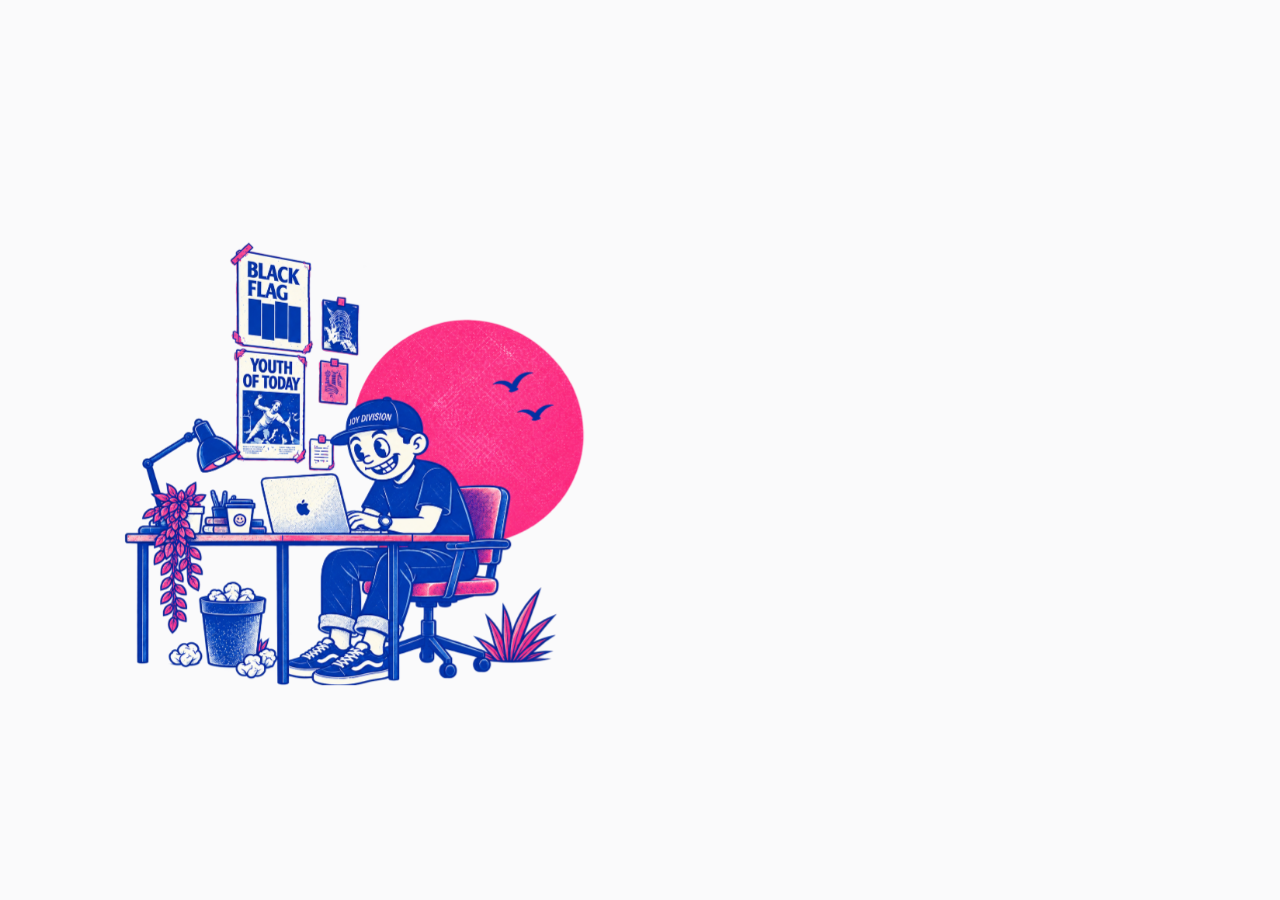
<file: index.html>
<!doctype html>
<html lang="en">
<head>
<meta charset="utf-8">
<meta name="viewport" content="width=device-width,initial-scale=1">
<meta name="theme-color" content="#fafafb">
<title>Dion — Product Designer</title>
<script>
try{
  const reduceMotion=window.matchMedia("(prefers-reduced-motion: reduce)").matches;
  if(!reduceMotion&&!sessionStorage.getItem("portfolioIntroSeen")){
    document.documentElement.classList.add("first-visit-intro");
    sessionStorage.setItem("portfolioIntroSeen","1");
  }
}catch(e){}
</script>
<link rel="preconnect" href="https://fonts.googleapis.com">
<link rel="preload" as="image" href="/assets/pramadion-home-desk.webp" type="image/webp" fetchpriority="high">
<link rel="preload" as="image" href="/assets/pramadion-home-skate.webp" type="image/webp">
<link rel="prefetch" href="/about.html">
<link rel="preconnect" href="https://fonts.gstatic.com" crossorigin>
<link href="https://fonts.googleapis.com/css2?family=Instrument+Sans:ital,wght@0,400;0,500;0,600;0,700;1,700&family=Inter:wght@500&display=swap" rel="stylesheet">
<style>
:root{--bg:#fafafb;--ink:#111d3a;--body:#1f3153;--muted:#66779d;--green:#2b4d8e;--orange:#c84b7e;--bar:#fafafb;--blue:#2b4d8e;--pink:#c84b7e}
*{box-sizing:border-box}html,body{margin:0;min-height:100%;background:var(--bg);color:var(--ink)}
body{font-family:"Instrument Sans",system-ui,sans-serif}
.page{height:100svh;min-height:600px;display:flex;flex-direction:column;overflow:hidden}.page.page-enter .hero,.page.page-enter .modebar{opacity:0;transform:translateY(12px)}.page.page-enter.is-loaded .hero,.page.page-enter.is-loaded .modebar{opacity:1;transform:none;transition:opacity .58s ease,transform .62s cubic-bezier(.22,1,.36,1)}.page.page-enter.is-loaded .modebar{transition-delay:.08s}
.nav{height:92px;flex:0 0 92px;padding:32px 80px;display:flex;align-items:center;justify-content:space-between}
.logo{width:23px;height:28px;display:block;color:var(--blue)}.navlinks{display:flex;gap:48px}.nav a{font-size:14px;font-weight:500;color:var(--muted);text-decoration:none}.secondary{font-size:14px;font-weight:600;color:var(--blue);text-decoration:none}.navlinks a{position:relative;transition:color .22s ease}.navlinks a:hover,.navlinks a:focus-visible,.navlinks a.active{color:var(--ink)}.navlinks a::after{content:"";position:absolute;left:0;right:0;top:50%;height:3px;background:var(--pink);transform:scaleX(0);transform-origin:left center;transition:transform .62s cubic-bezier(.22,1,.36,1);transition-delay:0s;pointer-events:none}.navlinks a.active::after,.navlinks a.is-leaving::after{transform:scaleX(1);transition-delay:.18s}
.hero{flex:1;min-height:0;display:grid;grid-template-columns:minmax(300px,1fr) minmax(350px,1fr);gap:56px;align-items:center;padding:clamp(24px,5vh,72px) 80px}
.art-stage{position:relative;width:100%;aspect-ratio:1312/1199;max-height:100%}.art{position:absolute;inset:0;width:100%;height:100%;object-fit:contain;display:block;opacity:0;transform:translateX(12px);transition:opacity .58s ease,transform .65s cubic-bezier(.22,1,.36,1);pointer-events:none}.art.is-active{opacity:1;transform:translateX(0);z-index:1}
.copy{display:flex;flex-direction:column;gap:clamp(22px,3.2vh,40px);align-items:flex-start}.copy>h1,.copy>.intro,.copy>.actions{transition:opacity .3s ease,transform .42s cubic-bezier(.22,1,.36,1)}.hero.is-switching .copy>h1,.hero.is-switching .copy>.intro,.hero.is-switching .copy>.actions{opacity:0;transform:translateY(8px)}.hero.is-entering .copy>h1{animation:copyIn .42s .03s both cubic-bezier(.22,1,.36,1)}.hero.is-entering .copy>.intro{animation:copyIn .42s .09s both cubic-bezier(.22,1,.36,1)}.hero.is-entering .copy>.actions{animation:copyIn .42s .15s both cubic-bezier(.22,1,.36,1)}@keyframes copyIn{from{opacity:0;transform:translateY(8px)}to{opacity:1;transform:none}}@media(prefers-reduced-motion:reduce){.art,.copy>h1,.copy>.intro,.copy>.actions,.switch,.knob,.navlinks a,.navlinks a::after,.mode-nudge,.mode-nudge path{transition:none!important;animation:none!important}}
h1{font-size:clamp(48px,4.45vw,64px);line-height:.95;letter-spacing:-.035em;margin:0;font-weight:700;max-width:612px}
.accent-green{color:var(--green);font-style:italic}.accent-orange{color:var(--orange);font-style:italic}.strike{text-decoration:line-through}
.intro{font-size:clamp(19px,1.67vw,24px);line-height:1.6;color:var(--body);margin:0;max-width:612px}
.actions{display:flex;align-items:center;gap:24px}.primary{border:0;border-radius:4px;background:var(--ink);color:#fff;padding:14px 28px;font:600 14px "Instrument Sans",sans-serif;text-decoration:none;cursor:pointer}.secondary{font-weight:600;border:0;background:none;padding:0;cursor:pointer}
.modebar{height:68px;flex:0 0 68px;background:var(--bar);display:flex;align-items:center;justify-content:center;position:relative}.mode-nudge{position:absolute;left:50%;bottom:52px;width:250px;text-align:center;transform:translateX(-50%) translateY(6px);opacity:0;visibility:hidden;pointer-events:none;color:#4b5563;font:500 16px/1.25 "Instrument Sans",sans-serif;font-style:italic;transition:opacity .5s ease,transform .55s cubic-bezier(.22,1,.36,1),visibility 0s linear .55s}.mode-nudge.is-visible{opacity:1;visibility:visible;transform:translateX(-50%) translateY(0);transition-delay:0s;animation:nudgeBob 1.8s .7s ease-in-out infinite}.mode-nudge svg{display:block;width:82px;height:38px;margin:3px auto 0;overflow:visible}.mode-nudge path{fill:none;stroke:currentColor;stroke-width:1.8;stroke-linecap:round;stroke-linejoin:round;stroke-dasharray:120;stroke-dashoffset:120}.mode-nudge.is-visible path{animation:nudgeDraw .8s .18s forwards cubic-bezier(.22,1,.36,1)}@keyframes nudgeDraw{to{stroke-dashoffset:0}}@keyframes nudgeBob{0%,100%{margin-bottom:0}50%{margin-bottom:5px}}
.mode{display:flex;align-items:center;gap:16px;font:500 16px/24px Inter,sans-serif;letter-spacing:.08px}.mode-label{color:var(--muted);cursor:pointer;transition:color .22s ease}.mode-label:hover,.mode-label:focus-visible,.mode-label.is-active{color:var(--ink)}
.switch{width:68px;height:36px;padding:2px;border:0;border-radius:999px;background:#e1e5ed;display:flex;align-items:center;cursor:pointer;transition:background .28s ease}.switch:hover{background:rgba(37,99,235,.5)}.knob{width:32px;height:32px;border-radius:50%;background:#fff;box-shadow:0 1px 2px rgba(0,0,0,.15);display:grid;place-items:center;transform:translateX(0);transition:transform .2s}.knob:before{content:"×";font:500 20px/1 Inter;color:#6b7280}
body.unfiltered .switch{background:var(--blue)}body.unfiltered .switch:hover{background:rgba(37,99,235,.5)}body.unfiltered .knob{transform:translateX(32px)}body.unfiltered .knob:before{content:"✓";font-size:15px;color:var(--blue)}
.page.is-page-leaving .hero,.page.is-page-leaving .modebar{opacity:0;transform:translateY(10px);transition:opacity .38s ease,transform .44s cubic-bezier(.22,1,.36,1)}@media(max-width:900px){.page{height:auto;min-height:100svh;overflow:visible}.nav{height:auto;flex:0 0 auto;padding:24px 28px}.navlinks{gap:24px}.hero{min-height:calc(100svh - 160px);grid-template-columns:1fr;gap:32px;padding:40px 28px 56px}.art-stage{max-width:560px;margin:auto}.copy{gap:28px;align-items:center;text-align:center}.actions{justify-content:center}h1{font-size:clamp(44px,10vw,64px)}.intro{font-size:20px}.modebar{position:sticky;bottom:0;z-index:5}}
@media(max-width:520px){.nav{padding:22px 20px}.navlinks{gap:18px}.hero{padding:24px 20px 40px}.art{min-width:0}.copy{min-width:0;align-items:center;text-align:center}h1{font-size:44px}.intro{font-size:18px;line-height:1.55}.actions{align-items:center;justify-content:center;flex-direction:column;gap:18px}.mode{gap:10px;font-size:14px}.switch{transform:scale(.9)}}


/* First-visit homepage choreography */
.first-visit-intro .page.page-enter .hero{opacity:1;transform:none}
.first-visit-intro .nav{opacity:0;transform:translateY(-14px)}
.first-visit-intro .copy>h1,
.first-visit-intro .copy>.intro,
.first-visit-intro .copy>.actions{opacity:0;transform:translateY(12px)}
.first-visit-intro .modebar{opacity:0!important;transform:translateY(14px)!important}
.first-visit-intro .art-stage{opacity:0;transform:translate(var(--intro-x,0px),calc(var(--intro-y,0px) + 8px)) scale(.965);will-change:transform,opacity}
.first-visit-intro.intro-art-visible .art-stage{opacity:1;transform:translate(var(--intro-x,0px),calc(var(--intro-y,0px) - 3px)) scale(1);transition:opacity 1.05s cubic-bezier(.22,.61,.36,1),transform 1.25s cubic-bezier(.16,1,.3,1)}
.first-visit-intro.intro-art-settled .art-stage{opacity:1;transform:none;transition:transform .95s cubic-bezier(.16,1,.3,1)}
.first-visit-intro.intro-content-visible .copy>h1{opacity:1;transform:none;transition:opacity .68s ease,transform .82s cubic-bezier(.16,1,.3,1)}
.first-visit-intro.intro-content-visible .copy>.intro{opacity:1;transform:none;transition:opacity .68s .12s ease,transform .82s .12s cubic-bezier(.16,1,.3,1)}
.first-visit-intro.intro-content-visible .copy>.actions{opacity:1;transform:none;transition:opacity .68s .24s ease,transform .82s .24s cubic-bezier(.16,1,.3,1)}
.first-visit-intro.intro-chrome-visible .nav{opacity:1;transform:none;transition:opacity .85s ease,transform 1s cubic-bezier(.16,1,.3,1)}
.first-visit-intro.intro-chrome-visible .modebar{opacity:1!important;transform:none!important;transition:opacity .85s .08s ease,transform 1s .08s cubic-bezier(.16,1,.3,1)!important}
@media(max-width:900px){
  .first-visit-intro .art-stage{transform:translateY(8px) scale(.975)}
  .first-visit-intro.intro-art-visible .art-stage{transform:translateY(-3px) scale(1)}
  .first-visit-intro.intro-art-settled .art-stage{transform:none}
}

/* Accessibility hardening */
.skip-link{position:fixed;top:12px;left:12px;z-index:9999;padding:10px 14px;background:var(--ink);color:#fff;border-radius:6px;font:600 14px/1.2 "Instrument Sans",sans-serif;text-decoration:none;transform:translateY(-160%);transition:transform .2s ease}
.skip-link:focus{transform:translateY(0)}
a:focus-visible,button:focus-visible,[tabindex]:focus-visible{outline:3px solid #c84b7e;outline-offset:4px;border-radius:3px}
@media(prefers-reduced-motion:reduce){html{scroll-behavior:auto!important}*,*::before,*::after{animation-duration:.01ms!important;animation-iteration-count:1!important;transition-duration:.01ms!important;transition-delay:0s!important}}
</style></head>
<body>
<a class="skip-link" href="#main-content">Skip to main content</a><div class="page page-enter"><header class="nav">
<svg class="logo" viewBox="0 0 23 28" role="img" aria-label="Dion" xmlns="http://www.w3.org/2000/svg"><path fill-rule="evenodd" clip-rule="evenodd" d="M11.5 0H0V22.8571H4.6V28H5.75H6.9H11.5V25.7143H6.9V22.8571H11.5C17.8513 22.8571 23 17.7404 23 11.4286C23 5.11675 17.8513 0 11.5 0ZM6.9 18.2857V20.5714H11.5C16.581 20.5714 20.7 16.4781 20.7 11.4286C20.7 6.37909 16.581 2.28571 11.5 2.28571H2.3V20.5714H4.6V18.2857V6.28571V4.57143H11.5C15.3108 4.57143 18.4 7.64149 18.4 11.4286C18.4 15.2157 15.3108 18.2857 11.5 18.2857H9.2V16H11.5C14.0405 16 16.1 13.9533 16.1 11.4286C16.1 8.90383 14.0405 6.85714 11.5 6.85714H6.9V13.1429V16V18.2857Z" fill="currentColor"/></svg>
<nav class="navlinks" aria-label="Main navigation"><a class="active" href="/" aria-current="page">Home</a><a href="/work.html">Work</a><a href="/about.html">About + Contact</a></nav></header>
<main id="main-content" class="hero"><div class="art-stage"><img id="artFiltered" class="art is-active" src="/assets/pramadion-home-desk.webp" alt="" fetchpriority="high" decoding="async"><img id="artUnfiltered" class="art" src="/assets/pramadion-home-skate.webp" alt="" loading="eager" decoding="async"></div>
<section class="copy" aria-live="polite"><h1 id="headline">Designing <span class="accent-green">thoughtful</span> digital <span class="accent-orange">products</span>.</h1>
<p class="intro" id="intro">Hi, I'm Dion — a Berlin-based Lead Product Designer. I've spent 13+ years building digital products and design systems across web and mobile.</p>
<div class="actions"><a class="primary" id="workCta" href="/work.html">View selected work →</a><a class="secondary" id="cvCta" href="/assets/Dion_Pramadhan-Resume-2026.pdf" download>Download CV</a></div></section></main>
<footer class="modebar"><div id="modeNudge" class="mode-nudge" aria-hidden="true"><span id="nudgeText">Try the wild side.</span><svg id="nudgeArrow" viewBox="0 0 82 38" aria-hidden="true"><path d="M3 4 C 24 5, 48 8, 60 24 C 65 30, 68 33, 76 34 M 67 27 L 76 34 L 68 37"/></svg></div><div class="mode"><span id="filteredLabel" class="mode-label is-active" role="button" tabindex="0">Filtered</span><button id="modeSwitch" class="switch" type="button" role="switch" aria-checked="false" aria-label="Toggle unfiltered mode"><span class="knob"></span></button><span id="unfilteredLabel" class="mode-label" role="button" tabindex="0">Unfiltered</span></div></footer></div>
<script>
const pageEl=document.querySelector(".page");
const isFirstVisitIntro=document.documentElement.classList.contains("first-visit-intro");
if(isFirstVisitIntro){
  const stage=document.querySelector(".art-stage");
  const positionIntroArt=()=>{
    if(window.matchMedia("(max-width: 900px)").matches){
      stage.style.setProperty("--intro-x","0px");
      stage.style.setProperty("--intro-y","0px");
      return;
    }
    const rect=stage.getBoundingClientRect();
    const dx=(window.innerWidth/2)-(rect.left+rect.width/2);
    const dy=(window.innerHeight/2)-(rect.top+rect.height/2);
    stage.style.setProperty("--intro-x",dx+"px");
    stage.style.setProperty("--intro-y",dy+"px");
  };
  positionIntroArt();
  requestAnimationFrame(()=>requestAnimationFrame(()=>{
    setTimeout(()=>{
      document.documentElement.classList.add("intro-art-visible");
      setTimeout(()=>document.documentElement.classList.add("intro-art-settled"),820);
      setTimeout(()=>document.documentElement.classList.add("intro-content-visible"),1450);
      setTimeout(()=>document.documentElement.classList.add("intro-chrome-visible"),2250);
      setTimeout(()=>{
        document.documentElement.classList.remove("first-visit-intro","intro-art-visible","intro-art-settled","intro-content-visible","intro-chrome-visible");
        stage.style.removeProperty("--intro-x");
        stage.style.removeProperty("--intro-y");
        pageEl.classList.add("is-loaded");
      },3350);
    },320);
  }));
}else{
  requestAnimationFrame(()=>requestAnimationFrame(()=>pageEl.classList.add("is-loaded")));
}
const filtered={art:"/assets/pramadion-home-desk.webp",headline:'Designing <span class="accent-green">thoughtful</span> digital <span class="accent-orange">products</span>.',intro:"Hi, I'm Dion — a Berlin-based Lead Product Designer. I've spent 13+ years building digital products and design systems across web and mobile.",work:"View selected work →",cv:"Download CV"};
const unfiltered={art:"/assets/pramadion-home-skate.webp",headline:'Designing <span class="accent-green strike">fucking</span><span class="accent-green"> useful</span> digital <span class="accent-orange strike">shit</span>.',intro:"Hi, I’m Dion. I’ve spent 13+ years designing digital shit, arguing about edge cases, fixing things nobody thought about, and occasionally moving rectangles around until everyone agrees.",work:"Fine, show me the work →",cv:"Another goddamn CV"};
const sw=document.getElementById("modeSwitch"),modeNudge=document.getElementById("modeNudge"),nudgeArrow=document.getElementById("nudgeArrow"),nudgeText=document.getElementById("nudgeText"),filteredLabel=document.getElementById("filteredLabel"),unfilteredLabel=document.getElementById("unfilteredLabel"),hero=document.querySelector(".hero"),artFiltered=document.getElementById("artFiltered"),artUnfiltered=document.getElementById("artUnfiltered"),headline=document.getElementById("headline"),intro=document.getElementById("intro"),work=document.getElementById("workCta"),cv=document.getElementById("cvCta");let isUnfiltered=false,isAnimating=false,nudgeTimer=null,nudgeHideTimer=null;

const hideNudge=()=>{clearTimeout(nudgeHideTimer);modeNudge.classList.remove("is-visible")};const nudgeCopy=()=>isUnfiltered?"Back to the professional side.":"Try the wild side.";const scheduleNudge=(delay=11000)=>{clearTimeout(nudgeTimer);nudgeTimer=setTimeout(()=>{showNudge(nudgeCopy(),4200)},delay)};const showNudge=(text,duration=4200)=>{hideNudge();nudgeText.textContent=text;nudgeArrow.style.transform=isUnfiltered?"scaleX(-1)":"none";requestAnimationFrame(()=>modeNudge.classList.add("is-visible"));nudgeHideTimer=setTimeout(()=>{hideNudge();scheduleNudge(11000)},duration)};scheduleNudge(isFirstVisitIntro?7300:3000);
sw.addEventListener("click",()=>{if(isAnimating)return;clearTimeout(nudgeTimer);hideNudge();isAnimating=true;isUnfiltered=!isUnfiltered;const s=isUnfiltered?unfiltered:filtered;document.body.classList.toggle("unfiltered",isUnfiltered);sw.setAttribute("aria-checked",String(isUnfiltered));filteredLabel.classList.toggle("is-active",!isUnfiltered);unfilteredLabel.classList.toggle("is-active",isUnfiltered);hero.classList.remove("is-entering");hero.classList.add("is-switching");setTimeout(()=>{artFiltered.classList.toggle("is-active",!isUnfiltered);artUnfiltered.classList.toggle("is-active",isUnfiltered);headline.innerHTML=s.headline;intro.textContent=s.intro;work.textContent=s.work;cv.textContent=s.cv;hero.classList.remove("is-switching");void hero.offsetWidth;hero.classList.add("is-entering");setTimeout(()=>{hero.classList.remove("is-entering");isAnimating=false;nudgeTimer=setTimeout(()=>showNudge(nudgeCopy(),4500),1500)},620)},260);});
const setMode=wantUnfiltered=>{if(isAnimating||isUnfiltered===wantUnfiltered)return;sw.click()};filteredLabel.addEventListener("click",()=>setMode(false));unfilteredLabel.addEventListener("click",()=>setMode(true));filteredLabel.addEventListener("keydown",e=>{if(e.key==="Enter"||e.key===" "){e.preventDefault();setMode(false)}});unfilteredLabel.addEventListener("keydown",e=>{if(e.key==="Enter"||e.key===" "){e.preventDefault();setMode(true)}});
document.querySelectorAll(".navlinks a:not(.active)").forEach(link=>{link.addEventListener("click",e=>{const href=link.getAttribute("href");if(!href||href.startsWith("mailto:"))return;e.preventDefault();document.querySelectorAll(".navlinks a").forEach(a=>a.classList.remove("active","is-leaving"));link.classList.add("active","is-leaving");const page=document.querySelector(".page");setTimeout(()=>page&&page.classList.add("is-page-leaving"),260);setTimeout(()=>{if(href.startsWith("#")){const target=document.querySelector(href);if(target)target.scrollIntoView({behavior:"smooth"});else location.href=href}else location.href=href},980)})});
</script></body></html>
</file>
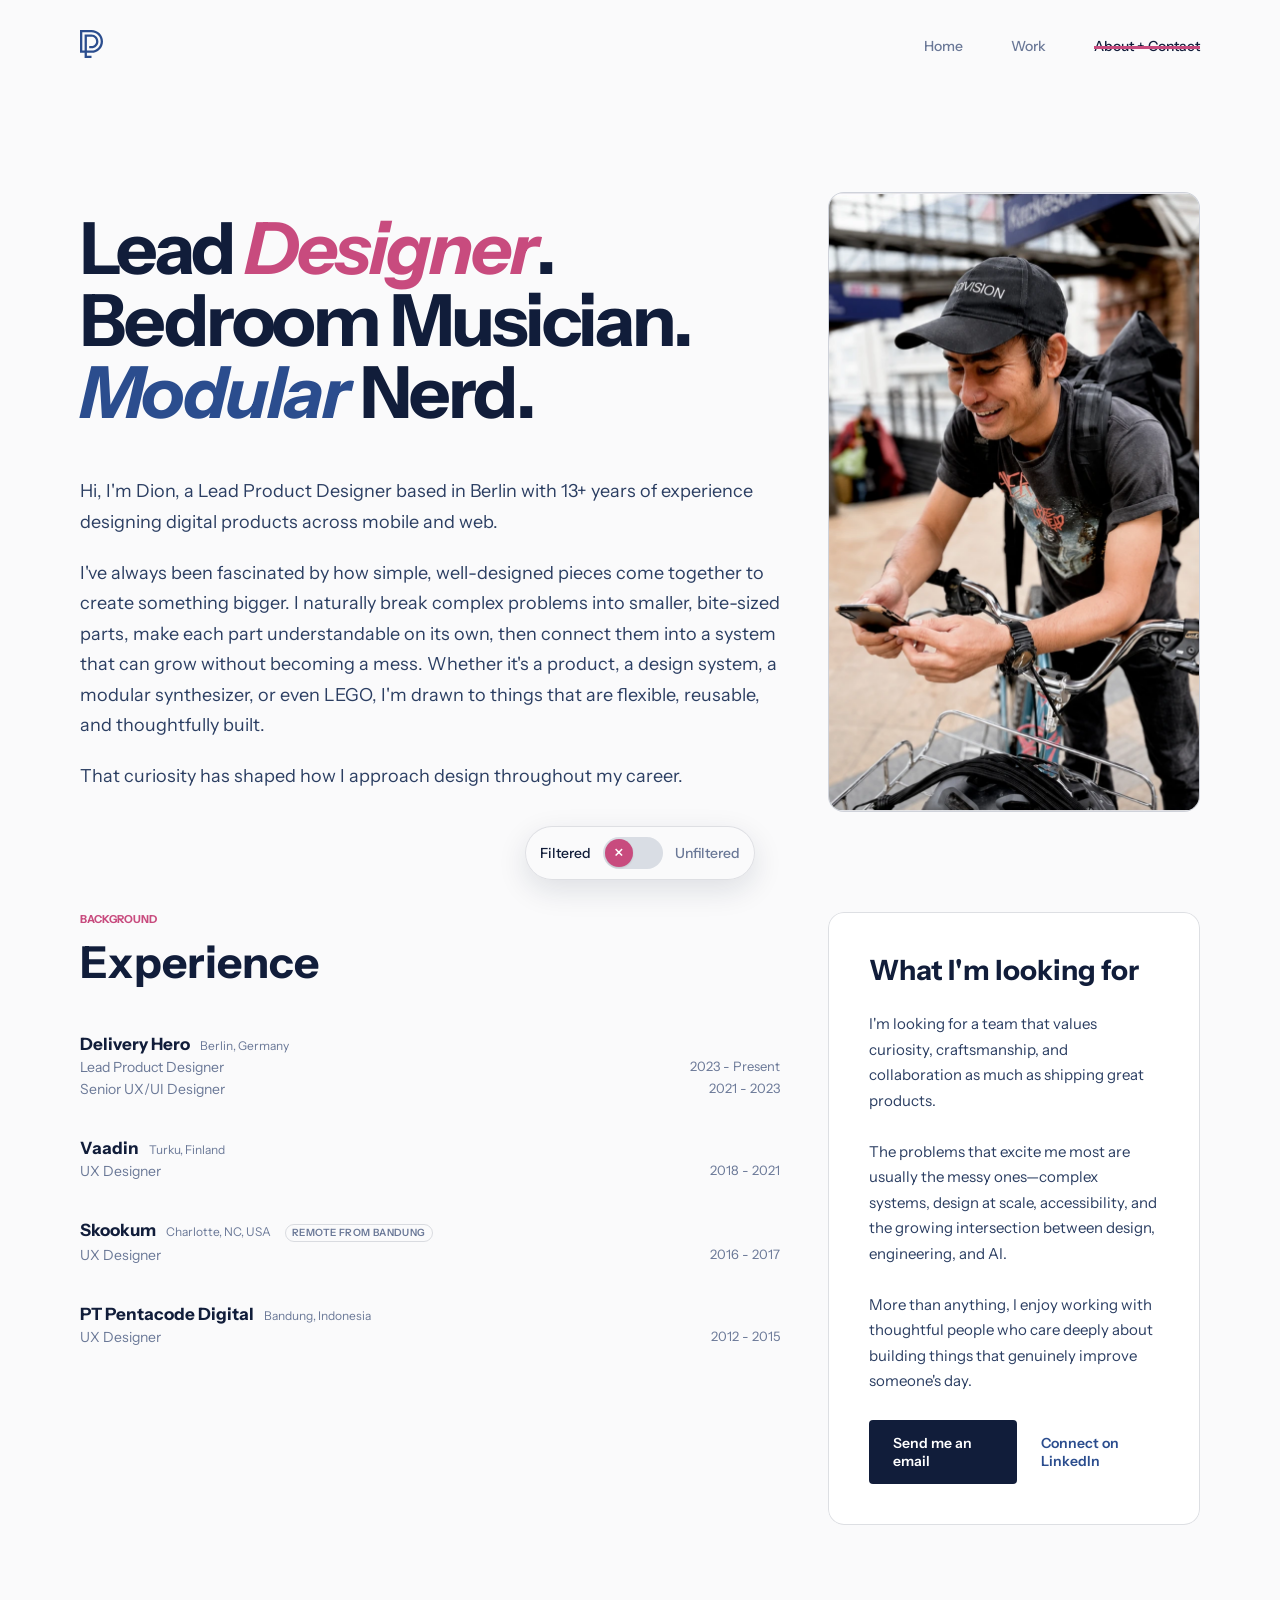
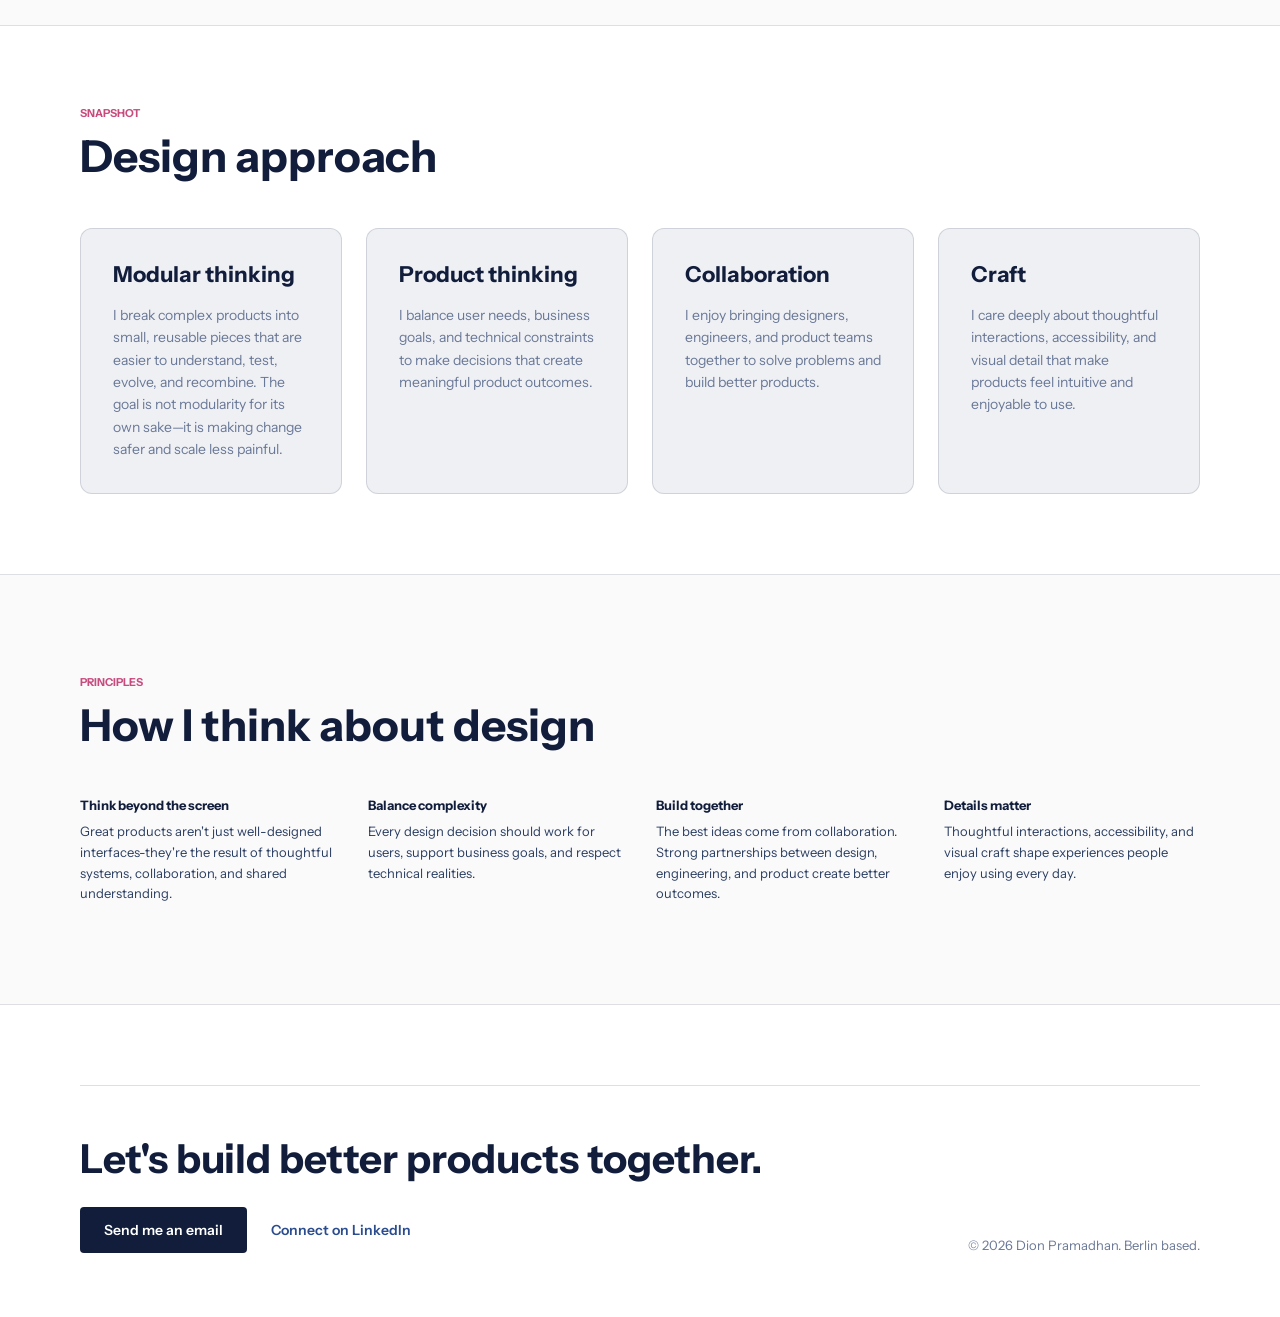
<file: about.html>
<!doctype html>
<html lang="en">
<head>
<meta charset="utf-8">
<meta name="viewport" content="width=device-width,initial-scale=1">
<meta name="theme-color" content="#fafafb">
<title>About — Dion Pramadhan</title>
<link rel="preconnect" href="https://fonts.googleapis.com">
<link rel="prefetch" href="/">
<link rel="preload" as="image" href="/assets/about-portrait.webp" fetchpriority="high">
<link rel="preload" as="image" href="/assets/punk_rider_unfiltered.webp" type="image/webp">
<link rel="preconnect" href="https://fonts.gstatic.com" crossorigin>
<link href="https://fonts.googleapis.com/css2?family=Instrument+Sans:ital,wght@0,400;0,500;0,600;0,700;1,700&display=swap" rel="stylesheet">
<style>
:root{--bg:#fafafb;--ink:#111d3a;--body:#2b3e62;--muted:#6a7897;--green:#2b4d8e;--orange:#c84b7e;--blue:#2b4d8e;--pink:#c84b7e;--line:rgba(17,29,58,.14);--card:#eef0f4}
*{box-sizing:border-box}html,body{margin:0;background:var(--bg);color:var(--ink)}body{font-family:"Instrument Sans",system-ui,sans-serif}
.nav{height:92px;padding:32px 80px;display:flex;align-items:center;justify-content:space-between}.logo{width:23px;height:28px;color:var(--blue)}.navlinks{display:flex;gap:48px}.navlinks a{position:relative;color:var(--muted);font-size:14px;font-weight:500;text-decoration:none;transition:color .22s ease}.navlinks a:hover,.navlinks a:focus-visible,.navlinks a.active{color:var(--ink)}.navlinks a::after{content:"";position:absolute;left:0;right:0;top:50%;height:3px;background:var(--orange);transform:scaleX(0);transform-origin:left center;transition:transform .62s cubic-bezier(.22,1,.36,1);transition-delay:0s;pointer-events:none}.navlinks a.active::after,.navlinks a.is-leaving::after{transform:scaleX(1);transition-delay:.18s}
.hero{display:grid;grid-template-columns:700px minmax(0,1fr);gap:48px;align-items:center;padding:100px 80px}.hero-copy{display:flex;flex-direction:column;gap:48px}.hero h1{font-size:72px;line-height:1;letter-spacing:-.035em;margin:0}.hero h1 .orange,.hero h1 .green{font-style:italic}.orange{color:var(--orange)}.green{color:var(--green)}.hero-copy p{font-size:18px;line-height:1.7;color:var(--body);margin:0}.hero-photo{position:relative;height:620px;border:1px solid var(--line);border-radius:16px;overflow:hidden;background:var(--card)}.hero-photo img{position:absolute;inset:0;width:100%;height:100%;object-fit:cover;display:block;opacity:0;transform:scale(1.012);transition:opacity .58s ease,transform .68s cubic-bezier(.22,1,.36,1);pointer-events:none}.hero-photo img.is-active{opacity:1;transform:scale(1);z-index:1}main,.footer{opacity:0;transform:translateY(12px)}.page-ready main,.page-ready .footer{opacity:1;transform:none;transition:opacity .58s ease,transform .62s cubic-bezier(.22,1,.36,1)}.page-ready .footer{transition-delay:.08s}.page-leaving main,.page-leaving .footer{opacity:0;transform:translateY(10px);transition:opacity .38s ease,transform .44s cubic-bezier(.22,1,.36,1)}
.section{padding:0 80px 100px}.two-col{display:grid;grid-template-columns:700px minmax(0,1fr);gap:48px;align-items:stretch}.eyebrow{font-size:11px;font-weight:700;text-transform:uppercase;color:var(--pink);margin:0 0 12px}.section h2{font-size:44px;line-height:1.1;margin:0 0 48px}.experience{display:flex;flex-direction:column;gap:40px}.company{font-size:17px;font-weight:700;margin:0 0 4px}.company-line{display:flex;align-items:baseline;gap:10px;margin-bottom:4px}.company-line .company{margin:0}.location{font-size:12px;color:var(--muted);white-space:nowrap}.remote-tag{display:inline-flex;align-items:center;margin-left:4px;padding:2px 6px;border:1px solid var(--line);border-radius:999px;font-size:10px;font-weight:600;line-height:1.2;color:var(--muted);text-transform:uppercase;letter-spacing:.04em}.role-row{display:flex;justify-content:space-between;color:var(--muted);gap:24px;font-size:14px}.role-row+.role-row{margin-top:4px}.role-row time{font-size:13px}
.look-stage{position:relative;min-height:100%;border-radius:16px;overflow:hidden}.look-card{position:relative;z-index:1;background:#fff;border:1px solid var(--line);border-radius:16px;padding:40px;width:100%;height:100%;transition:opacity .5s ease,transform .6s cubic-bezier(.22,1,.36,1),filter .5s ease}.experience-map{position:absolute;z-index:2;inset:0;width:100%;height:100%;object-fit:contain;opacity:0;transform:translateY(6px);filter:blur(3px);pointer-events:none;transition:opacity .5s ease,transform .6s cubic-bezier(.22,1,.36,1),filter .5s ease}.two-col:has(.experience:hover) .look-card{opacity:0;transform:translateY(-6px);filter:blur(3px);pointer-events:none}.two-col:has(.experience:hover) .experience-map{opacity:1;transform:translateY(0);filter:blur(0)}.look-card h3{font-size:28px;margin:0 0 24px}.look-card p{font-size:15px;line-height:1.7;color:var(--body);margin:0 0 26px}.contact-actions{display:flex;align-items:center;gap:24px}.contact-btn,.contact-link{position:relative;display:inline-flex;align-items:center;justify-content:center;font-size:14px;font-weight:600;text-decoration:none}.contact-btn{overflow:hidden;background:var(--ink);color:#fff;padding:14px 24px;border-radius:4px}.contact-link{color:var(--blue)}.contact-btn::after,.contact-link::after{content:"";position:absolute;left:0;right:0;top:50%;height:3px;background:var(--orange);transform:scaleX(0);transform-origin:left center;transition:transform .62s cubic-bezier(.22,1,.36,1);pointer-events:none}.contact-btn::after{left:18px;right:18px}.contact-btn:hover::after,.contact-btn:focus-visible::after,.contact-link:hover::after,.contact-link:focus-visible::after{transform:scaleX(1)}
.snapshot{background:#fff;border-top:1px solid var(--line);border-bottom:1px solid var(--line);padding:80px}.snapshot h2,.principles h2{font-size:44px;line-height:1.1;margin:0 0 48px}.cards{display:grid;grid-template-columns:repeat(4,1fr);gap:24px}.card{background:var(--card);border:1px solid var(--line);border-radius:12px;padding:32px}.card h3{font-size:22px;margin:0 0 16px}.card p{font-size:14px;line-height:1.6;color:var(--muted);margin:0}
.principles{padding:100px 80px}.principle-grid{display:grid;grid-template-columns:repeat(4,1fr);gap:32px}.principle h3{font-size:13px;margin:0 0 8px}.principle p{font-size:13px;line-height:1.6;color:var(--body);margin:0}
.footer{background:#fff;border-top:1px solid var(--line);padding:80px 80px 64px}.footer-line{height:1px;background:var(--line);margin-bottom:48px}.footer-row{display:flex;align-items:flex-end;justify-content:space-between;gap:40px}.footer h2{font-size:40px;margin:0 0 24px}.footer-links{display:flex;align-items:center;gap:24px}.footer-links .contact-btn,.footer-links .contact-link{font-size:14px}.copyright{font-size:13px;color:var(--muted)}

/* Filtered / unfiltered About mode */
.hero-copy h1,.hero-copy>div,.look-card h3,.look-card p,.look-card .contact-actions,.snapshot .eyebrow,.snapshot h2,.card h3,.card p,.principles .eyebrow,.principles h2,.principle h3,.principle p{transition:opacity .28s ease,transform .4s cubic-bezier(.22,1,.36,1)}
body.about-switching .hero-copy h1,body.about-switching .hero-copy>div,body.about-switching .look-card h3,body.about-switching .look-card p,body.about-switching .look-card .contact-actions,body.about-switching .snapshot .eyebrow,body.about-switching .snapshot h2,body.about-switching .card h3,body.about-switching .card p,body.about-switching .principles .eyebrow,body.about-switching .principles h2,body.about-switching .principle h3,body.about-switching .principle p{opacity:0;transform:translateY(7px)}
.about-modebar{position:fixed;left:50%;bottom:20px;z-index:50;transform:translateX(-50%);padding:10px 14px;background:rgba(250,250,251,.94);border:1px solid rgba(17,29,58,.12);border-radius:999px;box-shadow:0 10px 30px rgba(17,29,58,.12);backdrop-filter:blur(14px);-webkit-backdrop-filter:blur(14px)}
.about-mode{display:flex;align-items:center;gap:12px;font:500 14px/20px "Instrument Sans",sans-serif;white-space:nowrap}
.swear{text-decoration:line-through;text-decoration-thickness:.12em;text-decoration-color:var(--orange)}
.about-mode-label{color:var(--muted);cursor:pointer;transition:color .22s ease}.about-mode-label:hover,.about-mode-label:focus-visible,.about-mode-label.is-active{color:var(--ink)}
.about-switch{width:60px;height:32px;padding:2px;border:0;border-radius:999px;background:#d9dde4;display:flex;align-items:center;cursor:pointer;transition:background .28s ease}.about-switch:hover{background:#cfd4dc}
.about-knob{width:28px;height:28px;border-radius:50%;background:var(--pink);box-shadow:0 1px 2px rgba(0,0,0,.12);display:grid;place-items:center;transform:translateX(0);transition:transform .2s ease}.about-knob:before{content:"×";font:500 18px/1 "Instrument Sans",sans-serif;color:#fff}
body.unfiltered .about-switch{background:#d9dde4}body.unfiltered .about-knob{transform:translateX(28px)}body.unfiltered .about-knob:before{content:"✓";font-size:13px;color:#fff}
@media(max-width:520px){.about-modebar{bottom:12px;padding:8px 10px}.about-mode{gap:9px;font-size:13px}.about-switch{transform:scale(.92)}}

@media(prefers-reduced-motion:reduce){main,.footer{opacity:1!important;transform:none!important;transition:none!important}.navlinks a::after{transition:none!important}}@media(max-width:1100px){.nav{padding:28px 32px}.hero{grid-template-columns:1fr 1fr;padding:72px 32px}.hero h1{font-size:56px}.section,.principles{padding-left:32px;padding-right:32px}.two-col{grid-template-columns:1fr 1fr}.snapshot{padding:72px 32px}.footer{padding:72px 32px 56px}.cards,.principle-grid{grid-template-columns:repeat(2,1fr)}}
@media(hover:none),(pointer:coarse){.experience-map{display:none}.two-col:has(.experience:hover) .look-card{opacity:1;transform:none;filter:none;pointer-events:auto}}@media(max-width:720px){.nav{height:auto;padding:22px 20px}.navlinks{gap:18px}.hero{grid-template-columns:1fr;padding:56px 20px;gap:40px}.hero h1{font-size:48px}.hero-photo{height:460px}.section{padding:0 20px 72px}.two-col{grid-template-columns:1fr;gap:40px}.look-card .contact-actions{flex-direction:column;align-items:flex-start;gap:16px}.snapshot,.principles{padding:64px 20px}.cards,.principle-grid{grid-template-columns:1fr}.section h2,.snapshot h2,.principles h2{font-size:38px}.footer{padding:64px 20px 48px}.footer-row{align-items:flex-start;flex-direction:column}.footer h2{font-size:34px}.footer-links{align-items:flex-start;flex-direction:column;gap:18px}}

/* Accessibility hardening */
.skip-link{position:fixed;top:12px;left:12px;z-index:9999;padding:10px 14px;background:var(--ink);color:#fff;border-radius:6px;font:600 14px/1.2 "Instrument Sans",sans-serif;text-decoration:none;transform:translateY(-160%);transition:transform .2s ease}
.skip-link:focus{transform:translateY(0)}
a:focus-visible,button:focus-visible,[tabindex]:focus-visible{outline:3px solid var(--pink);outline-offset:4px;border-radius:3px}
@media(prefers-reduced-motion:reduce){html{scroll-behavior:auto!important}*,*::before,*::after{animation-duration:.01ms!important;animation-iteration-count:1!important;transition-duration:.01ms!important;transition-delay:0s!important}}
@media(max-width:720px){.footer-row{align-items:center!important;text-align:center}.footer-row>div:first-child{width:100%;display:flex;flex-direction:column;align-items:center}.footer h2{text-align:center}.contact-actions,.footer-links{align-items:center!important;justify-content:center}.copyright{width:100%;text-align:center}}@media(max-width:425px){.experience{gap:0}.experience>div{padding-bottom:24px;margin-bottom:24px;border-bottom:1px solid var(--line)}.experience>div:last-child{padding-bottom:0;margin-bottom:0;border-bottom:0}.company-line{flex-direction:column;align-items:flex-start;gap:4px;margin-bottom:10px}.company-line .company{margin:0}.location{white-space:normal}.remote-tag{margin-left:0;margin-top:4px}.role-row{gap:12px;align-items:baseline}.role-row time{flex:0 0 auto}}.back-to-top{position:fixed;right:28px;bottom:28px;width:44px;height:44px;border:1px solid rgba(17,29,58,.14);border-radius:50%;background:var(--ink);color:#fff;display:flex;align-items:center;justify-content:center;font:700 20px/1 "Instrument Sans",sans-serif;cursor:pointer;z-index:40;opacity:0;transform:translateY(10px);pointer-events:none;transition:opacity .2s ease,transform .24s cubic-bezier(.22,1,.36,1),background-color .2s ease}.back-to-top.is-visible{opacity:1;transform:translateY(0);pointer-events:auto}.back-to-top:hover{background:#1a2a4d}.back-to-top:focus-visible{outline:3px solid var(--orange);outline-offset:4px}@media(max-width:720px){.back-to-top{right:16px;bottom:16px;width:42px;height:42px}}</style>
</head>
<body>
<a class="skip-link" href="#main-content">Skip to main content</a>
<header class="nav">
<a href="/" aria-label="Dion — Home"><svg class="logo" viewBox="0 0 23 28" role="img" aria-label="Dion" xmlns="http://www.w3.org/2000/svg"><path fill-rule="evenodd" clip-rule="evenodd" d="M11.5 0H0V22.8571H4.6V28H5.75H6.9H11.5V25.7143H6.9V22.8571H11.5C17.8513 22.8571 23 17.7404 23 11.4286C23 5.11675 17.8513 0 11.5 0ZM6.9 18.2857V20.5714H11.5C16.581 20.5714 20.7 16.4781 20.7 11.4286C20.7 6.37909 16.581 2.28571 11.5 2.28571H2.3V20.5714H4.6V18.2857V6.28571V4.57143H11.5C15.3108 4.57143 18.4 7.64149 18.4 11.4286C18.4 15.2157 15.3108 18.2857 11.5 18.2857H9.2V16H11.5C14.0405 16 16.1 13.9533 16.1 11.4286C16.1 8.90383 14.0405 6.85714 11.5 6.85714H6.9V13.1429V16V18.2857Z" fill="currentColor"/></svg></a>
<nav class="navlinks" aria-label="Main navigation"><a href="/">Home</a><a href="/work.html">Work</a><a class="active" aria-current="page" href="/about.html">About + Contact</a></nav>
</header>
<main id="main-content">
<section class="hero">
<div class="hero-copy">
<h1 id="aboutHeadline">Lead <span class="orange">Designer</span>. Bedroom Musician. <span class="green">Modular</span> Nerd.</h1>
<div id="aboutIntro">
<p>Hi, I'm Dion, a Lead Product Designer based in Berlin with 13+ years of experience designing digital products across mobile and web.</p><br>
<p>I've always been fascinated by how simple, well-designed pieces come together to create something bigger. I naturally break complex problems into smaller, bite-sized parts, make each part understandable on its own, then connect them into a system that can grow without becoming a mess. Whether it's a product, a design system, a modular synthesizer, or even LEGO, I'm drawn to things that are flexible, reusable, and thoughtfully built.</p><br>
<p>That curiosity has shaped how I approach design throughout my career.</p>
</div>
</div>
<div class="hero-photo"><img id="aboutPhotoFiltered" class="is-active" src="/assets/about-portrait.webp" alt="" fetchpriority="high" decoding="async"><img id="aboutPhotoUnfiltered" src="/assets/punk_rider_unfiltered.webp" alt="" loading="eager" decoding="async"></div>
</section>

<section class="section"><div class="two-col">
<div>
<p class="eyebrow">Background</p><h2>Experience</h2>
<div class="experience">
<div><div class="company-line"><p class="company">Delivery Hero</p><span class="location">Berlin, Germany</span></div><div class="role-row"><span>Lead Product Designer</span><time>2023 - Present</time></div><div class="role-row"><span>Senior UX/UI Designer</span><time>2021 - 2023</time></div></div>
<div><div class="company-line"><p class="company">Vaadin</p><span class="location">Turku, Finland</span></div><div class="role-row"><span>UX Designer</span><time>2018 - 2021</time></div></div>
<div><div class="company-line"><p class="company">Skookum</p><span class="location">Charlotte, NC, USA</span><span class="remote-tag">Remote from Bandung</span></div><div class="role-row"><span>UX Designer</span><time>2016 - 2017</time></div></div>
<div><div class="company-line"><p class="company">PT Pentacode Digital</p><span class="location">Bandung, Indonesia</span></div><div class="role-row"><span>UX Designer</span><time>2012 - 2015</time></div></div>
</div>
</div>
<div class="look-stage"><div class="look-card"><h3 id="lookingTitle">What I'm looking for</h3><p id="lookingCopy">I'm looking for a team that values curiosity, craftsmanship, and collaboration as much as shipping great products.<br><br>The problems that excite me most are usually the messy ones—complex systems, design at scale, accessibility, and the growing intersection between design, engineering, and AI.<br><br>More than anything, I enjoy working with thoughtful people who care deeply about building things that genuinely improve someone's day.</p><div class="contact-actions"><a id="lookingEmail" class="contact-btn" href="mailto:pramadhan.dion@gmail.com">Send me an email</a><a id="lookingLinkedIn" class="contact-link" href="https://www.linkedin.com/in/dion-pramadhan-168614108/" target="_blank" rel="noreferrer">Connect on LinkedIn</a></div></div><img class="experience-map" src="/assets/experience-map.webp" alt="Career journey map showing Bandung, Charlotte, Turku and Berlin" loading="eager" decoding="async"></div>
</div></section>

<section class="snapshot">
<p id="snapshotEyebrow" class="eyebrow">Snapshot</p><h2 id="snapshotTitle">Design approach</h2>
<div class="cards">
<div class="card"><h3 id="card1Title">Modular thinking</h3><p id="card1Copy">I break complex products into small, reusable pieces that are easier to understand, test, evolve, and recombine. The goal is not modularity for its own sake—it is making change safer and scale less painful.</p></div>
<div class="card"><h3 id="card2Title">Product thinking</h3><p id="card2Copy">I balance user needs, business goals, and technical constraints to make decisions that create meaningful product outcomes.</p></div>
<div class="card"><h3 id="card3Title">Collaboration</h3><p id="card3Copy">I enjoy bringing designers, engineers, and product teams together to solve problems and build better products.</p></div>
<div class="card"><h3 id="card4Title">Craft</h3><p id="card4Copy">I care deeply about thoughtful interactions, accessibility, and visual detail that make products feel intuitive and enjoyable to use.</p></div>
</div>
</section>

<section class="principles">
<p id="principlesEyebrow" class="eyebrow">Principles</p><h2 id="principlesTitle">How I think about design</h2>
<div class="principle-grid">
<div class="principle"><h3 id="principle1Title">Think beyond the screen</h3><p id="principle1Copy">Great products aren't just well-designed interfaces-they're the result of thoughtful systems, collaboration, and shared understanding.</p></div>
<div class="principle"><h3 id="principle2Title">Balance complexity</h3><p id="principle2Copy">Every design decision should work for users, support business goals, and respect technical realities.</p></div>
<div class="principle"><h3 id="principle3Title">Build together</h3><p id="principle3Copy">The best ideas come from collaboration. Strong partnerships between design, engineering, and product create better outcomes.</p></div>
<div class="principle"><h3 id="principle4Title">Details matter</h3><p id="principle4Copy">Thoughtful interactions, accessibility, and visual craft shape experiences people enjoy using every day.</p></div>
</div>
</section>
</main>
<footer class="footer"><div class="footer-line"></div><div class="footer-row"><div><h2>Let's build better products together.</h2><div class="footer-links"><a class="contact-btn" href="mailto:pramadhan.dion@gmail.com">Send me an email</a><a class="contact-link" href="https://www.linkedin.com/in/dion-pramadhan-168614108/" target="_blank" rel="noreferrer">Connect on LinkedIn</a></div></div><div class="copyright">© <span id="copyrightYear"></span> Dion Pramadhan. Berlin based.</div></div></footer>
<div class="about-modebar" aria-label="About page mode">
  <div class="about-mode">
    <span id="aboutFilteredLabel" class="about-mode-label is-active" role="button" tabindex="0">Filtered</span>
    <button id="aboutModeSwitch" class="about-switch" type="button" role="switch" aria-checked="false" aria-label="Toggle unfiltered About mode"><span class="about-knob"></span></button>
    <span id="aboutUnfilteredLabel" class="about-mode-label" role="button" tabindex="0">Unfiltered</span>
  </div>
</div>
<script>
document.getElementById("copyrightYear").textContent=new Date().getFullYear();
requestAnimationFrame(()=>requestAnimationFrame(()=>document.body.classList.add("page-ready")));
document.querySelectorAll(".navlinks a:not(.active)").forEach(link=>{link.addEventListener("click",e=>{const href=link.getAttribute("href");if(!href||href.startsWith("mailto:")||href.startsWith("http"))return;e.preventDefault();document.querySelectorAll(".navlinks a").forEach(a=>a.classList.remove("active","is-leaving"));link.classList.add("active","is-leaving");setTimeout(()=>document.body.classList.add("page-leaving"),260);setTimeout(()=>location.href=href,980)})});
const aboutFiltered={
  headline:'Lead <span class="orange">Designer</span>. Bedroom Musician. <span class="green">Modular</span> Nerd.',
  intro:'<p>Hi, I\'m Dion, a Lead Product Designer based in Berlin with 13+ years of experience designing digital products across mobile and web.</p><br><p>I\'ve always been fascinated by how simple, well-designed pieces come together to create something bigger. I naturally break complex problems into smaller, bite-sized parts, make each part understandable on its own, then connect them into a system that can grow without becoming a mess. Whether it\'s a product, a design system, a modular synthesizer, or even LEGO, I\'m drawn to things that are flexible, reusable, and thoughtfully built.</p><br><p>That curiosity has shaped how I approach design throughout my career.</p>',
  lookingTitle:"What I'm looking for",
  lookingCopy:"I'm looking for a team that values curiosity, craftsmanship, and collaboration as much as shipping great products.<br><br>The problems that excite me most are usually the messy ones—complex systems, design at scale, accessibility, and the growing intersection between design, engineering, and AI.<br><br>More than anything, I enjoy working with thoughtful people who care deeply about building things that genuinely improve someone's day.",
  email:"Send me an email",linkedin:"Connect on LinkedIn",
  snapshotEyebrow:"Snapshot",snapshotTitle:"Design approach",
  cards:[
    ["Modular thinking","I break complex products into small, reusable pieces that are easier to understand, test, evolve, and recombine. The goal is not modularity for its own sake—it is making change safer and scale less painful."],
    ["Product thinking","I balance user needs, business goals, and technical constraints to make decisions that create meaningful product outcomes."],
    ["Collaboration","I enjoy bringing designers, engineers, and product teams together to solve problems and build better products."],
    ["Craft","I care deeply about thoughtful interactions, accessibility, and visual detail that make products feel intuitive and enjoyable to use."]
  ],
  principlesEyebrow:"Principles",principlesTitle:"How I think about design",
  principles:[
    ["Think beyond the screen","Great products aren't just well-designed interfaces-they're the result of thoughtful systems, collaboration, and shared understanding."],
    ["Balance complexity","Every design decision should work for users, support business goals, and respect technical realities."],
    ["Build together","The best ideas come from collaboration. Strong partnerships between design, engineering, and product create better outcomes."],
    ["Details matter","Thoughtful interactions, accessibility, and visual craft shape experiences people enjoy using every day."]
  ]
};
const aboutUnfiltered={
  headline:'I design <span class="orange">useful <span class="swear">shit</span></span>. I make <span class="green">noise</span>. I overthink both.',
  intro:'<p>Hi, I\'m Dion. I\'ve spent 13+ years designing digital products, design systems, and the weird edge cases everyone quietly hopes somebody else will deal with.</p><br><p>I like structure because chaos is <span class="swear">fucking</span> exhausting. My instinct is usually to break the monster into small pieces, make one piece make sense, then connect the pieces back together. Give me a messy product, too many opinions, inconsistent components, and a problem nobody quite owns, and I\'m usually interested.</p><br><p>Outside the polished decks: guitars, synths, punk, bikes, bad jokes, and an unreasonable amount of attention to tiny details.</p>',
  lookingTitle:"What I actually want",
  lookingCopy:"Smart people. Low ego. Enough trust to say when an idea is <span class=\"swear\">shit</span> before we spend three months building it.<br><br>I like hard problems, messy systems, honest conversations, and teams that care more about making the product better than protecting somebody's precious first idea.<br><br>I don't need everything to be perfectly organised. I do need people to give a <span class=\"swear\">damn</span>.",
  email:"Send me the weird problem",linkedin:"Do the LinkedIn thing",
  snapshotEyebrow:'No <span class="swear">bullshit</span>',snapshotTitle:"How I actually work",
  cards:[
    ["Small pieces. Better system.","I would rather solve one clear piece properly than pretend I can fix the whole <span class=\"swear\">damn</span> thing in one giant move. Small parts are easier to test, change, reuse, and put back together without breaking everything else."],
    ["Pretty isn't enough","A beautiful screen that solves the wrong problem is still the wrong <span class=\"swear\">fucking</span> screen."],
    ["Argue well","Good work survives disagreement. Bring opinions, bring evidence, and leave the ego at the door."],
    ["Care, selectively","Yes, I notice the 4px thing. No, not every 4px thing matters. Knowing the difference is part of the job."]
  ],
  principlesEyebrow:"Rules I actually use",principlesTitle:"Less theatre. Better decisions.",
  principles:[
    ["Make hard things feel obvious","Good design doesn't need to look clever. It needs to make complicated <span class=\"swear\">shit</span> easier to understand."],
    ["Kill pointless friction","Every extra step should earn its place. If it doesn't, get rid of it."],
    ["Disagree, then build","I'd rather have one honest argument than ten polite meetings where nobody says what they think."],
    ["Give a <span class=\"swear\">shit</span> about details","Craft matters. Accessibility matters. The tiny things matter when they change how the product feels or works."]
  ]
};
const aboutModeSwitch=document.getElementById("aboutModeSwitch");
const aboutFilteredLabel=document.getElementById("aboutFilteredLabel");
const aboutUnfilteredLabel=document.getElementById("aboutUnfilteredLabel");
const aboutPhotoFiltered=document.getElementById("aboutPhotoFiltered");
const aboutPhotoUnfiltered=document.getElementById("aboutPhotoUnfiltered");
let aboutIsUnfiltered=false,aboutAnimating=false;
const $=id=>document.getElementById(id);
function applyAboutMode(data){
  $("aboutHeadline").innerHTML=data.headline;
  $("aboutIntro").innerHTML=data.intro;
  $("lookingTitle").textContent=data.lookingTitle;
  $("lookingCopy").innerHTML=data.lookingCopy;
  $("lookingEmail").textContent=data.email;
  $("lookingLinkedIn").textContent=data.linkedin;
  $("snapshotEyebrow").innerHTML=data.snapshotEyebrow;
  $("snapshotTitle").textContent=data.snapshotTitle;
  data.cards.forEach((item,i)=>{$("card"+(i+1)+"Title").innerHTML=item[0];$("card"+(i+1)+"Copy").innerHTML=item[1]});
  $("principlesEyebrow").textContent=data.principlesEyebrow;
  $("principlesTitle").textContent=data.principlesTitle;
  data.principles.forEach((item,i)=>{$("principle"+(i+1)+"Title").innerHTML=item[0];$("principle"+(i+1)+"Copy").innerHTML=item[1]});
}
function setAboutMode(wantUnfiltered){
  if(aboutAnimating||aboutIsUnfiltered===wantUnfiltered)return;
  aboutAnimating=true;
  document.body.classList.add("about-switching");
  setTimeout(()=>{
    aboutIsUnfiltered=wantUnfiltered;
    document.body.classList.toggle("unfiltered",aboutIsUnfiltered);
    aboutModeSwitch.setAttribute("aria-checked",String(aboutIsUnfiltered));
    aboutFilteredLabel.classList.toggle("is-active",!aboutIsUnfiltered);
    aboutUnfilteredLabel.classList.toggle("is-active",aboutIsUnfiltered);
    aboutPhotoFiltered.classList.toggle("is-active",!aboutIsUnfiltered);
    aboutPhotoUnfiltered.classList.toggle("is-active",aboutIsUnfiltered);
    applyAboutMode(aboutIsUnfiltered?aboutUnfiltered:aboutFiltered);
    document.body.classList.remove("about-switching");
    setTimeout(()=>aboutAnimating=false,460);
  },220);
}
aboutModeSwitch.addEventListener("click",()=>setAboutMode(!aboutIsUnfiltered));
aboutFilteredLabel.addEventListener("click",()=>setAboutMode(false));
aboutUnfilteredLabel.addEventListener("click",()=>setAboutMode(true));
[aboutFilteredLabel,aboutUnfilteredLabel].forEach((label,i)=>label.addEventListener("keydown",e=>{if(e.key==="Enter"||e.key===" "){e.preventDefault();setAboutMode(i===1)}}));

</script>

<button class="back-to-top" type="button" aria-label="Back to top" title="Back to top">↑</button><script>(()=>{const button=document.querySelector(".back-to-top");if(!button)return;const reduceMotion=window.matchMedia("(prefers-reduced-motion: reduce)").matches;let lastY=window.scrollY;let programmatic=false;let ticking=false;const hide=()=>button.classList.remove("is-visible");const show=()=>button.classList.add("is-visible");const update=()=>{const y=window.scrollY;const delta=y-lastY;if(programmatic){hide();if(y<=4)programmatic=false;lastY=y;ticking=false;return}if(y<280){hide()}else if(delta<=-6){show()}else if(delta>=6){hide()}lastY=y;ticking=false};window.addEventListener("scroll",()=>{if(!ticking){requestAnimationFrame(update);ticking=true}},{passive:true});button.addEventListener("click",()=>{programmatic=true;hide();window.scrollTo({top:0,behavior:reduceMotion?"auto":"smooth"})});})();</script></body></html>
</file>
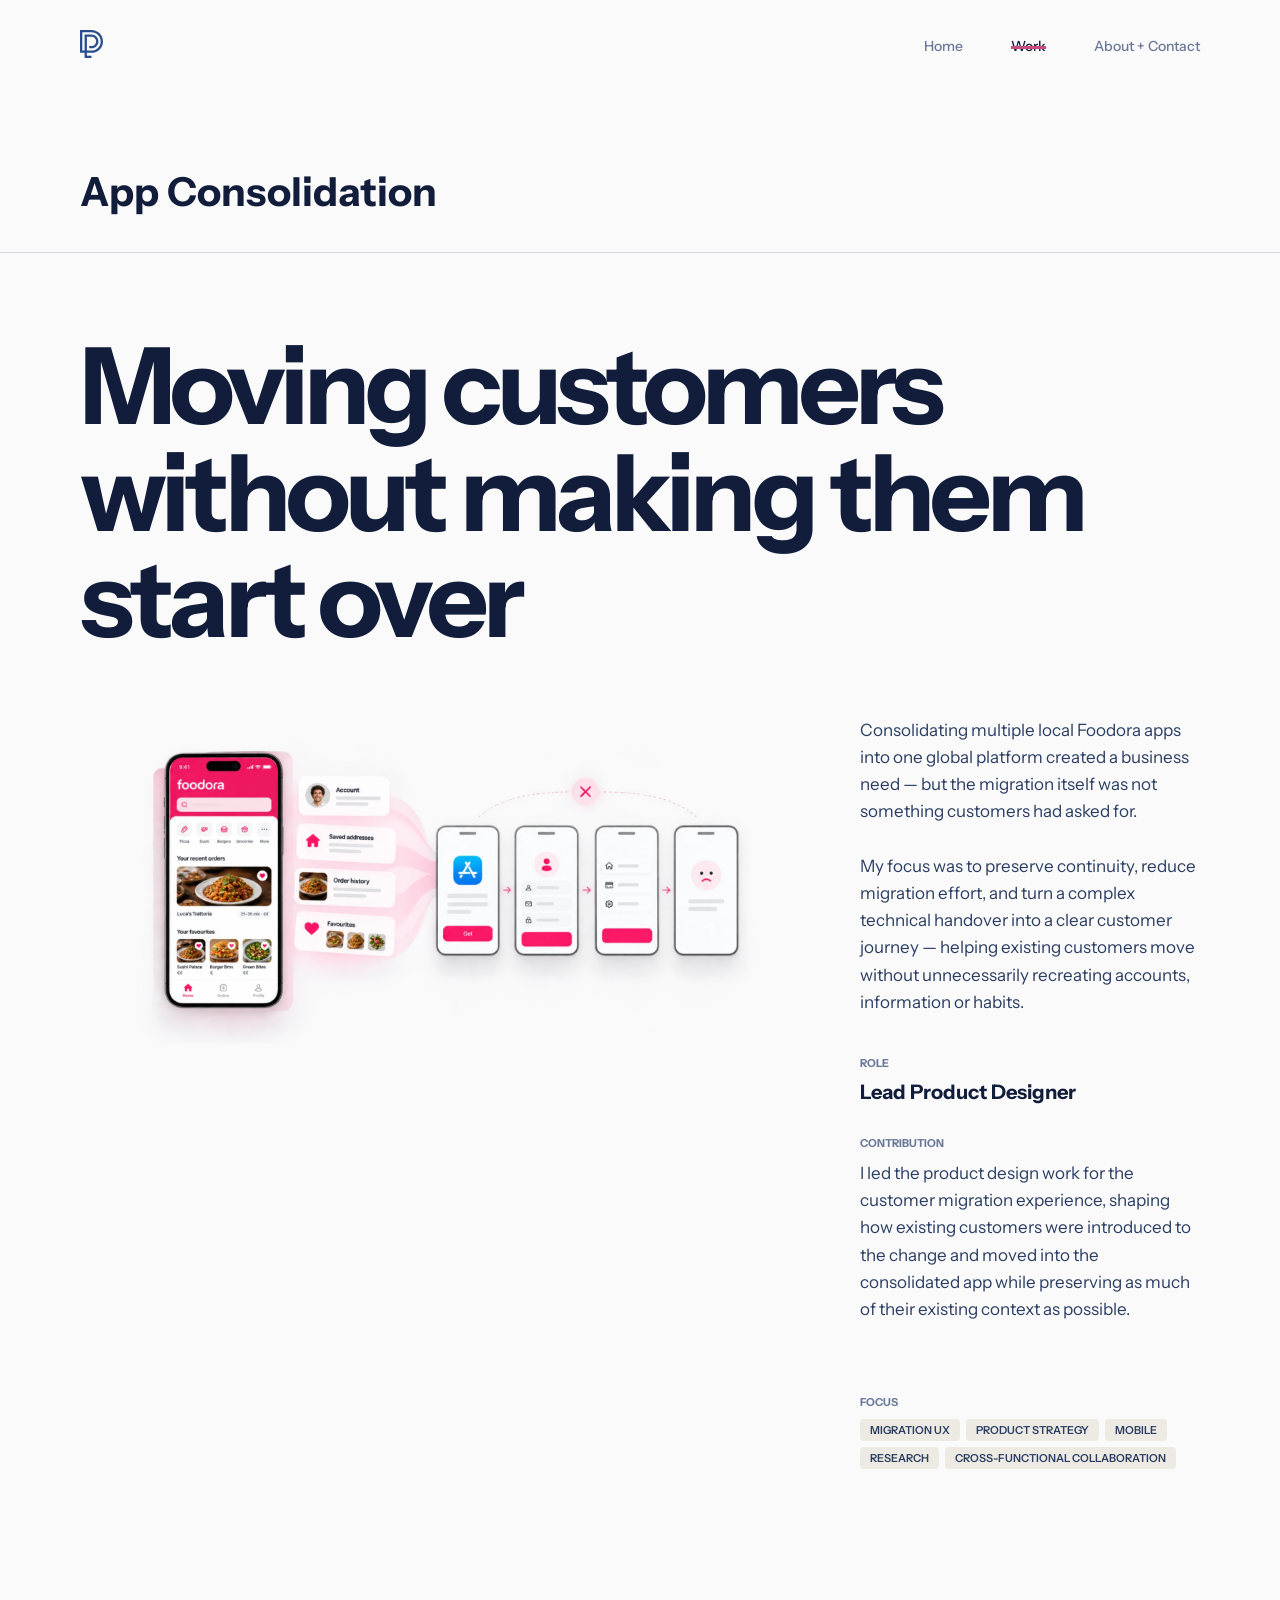
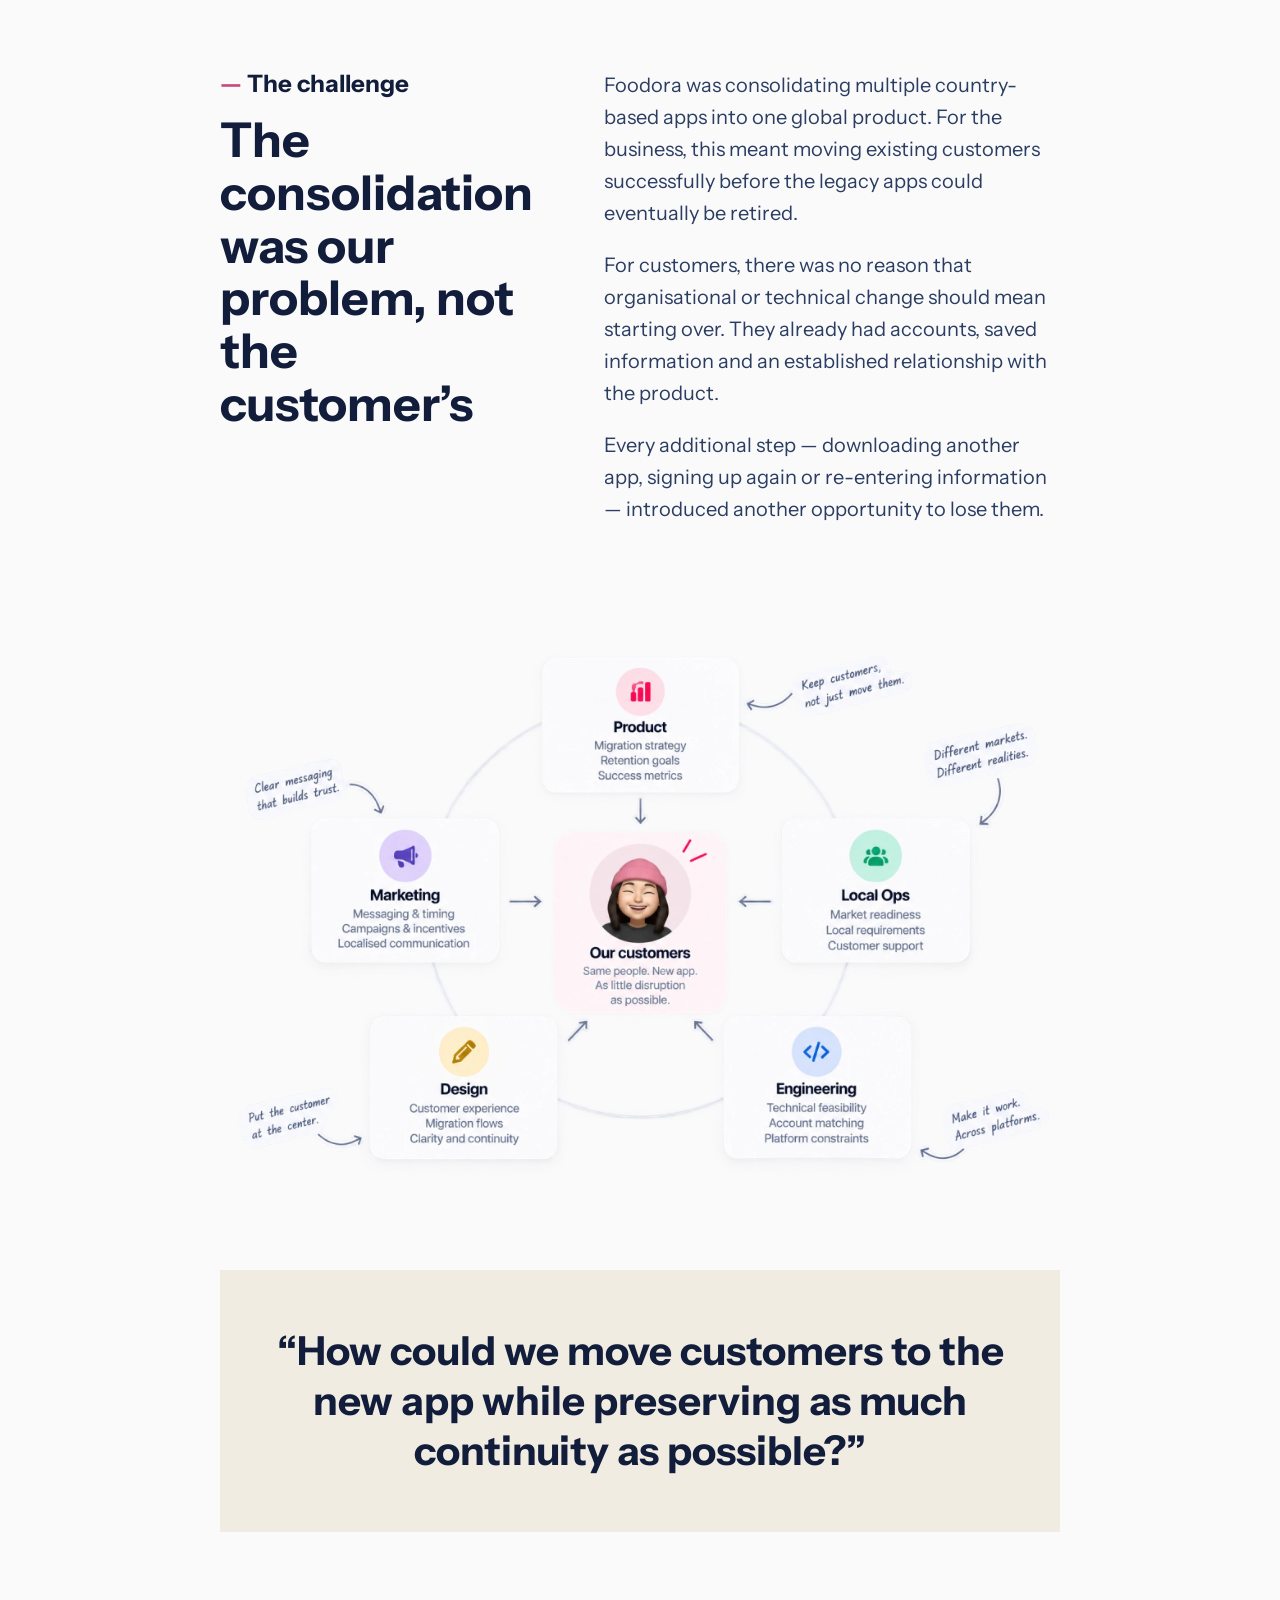
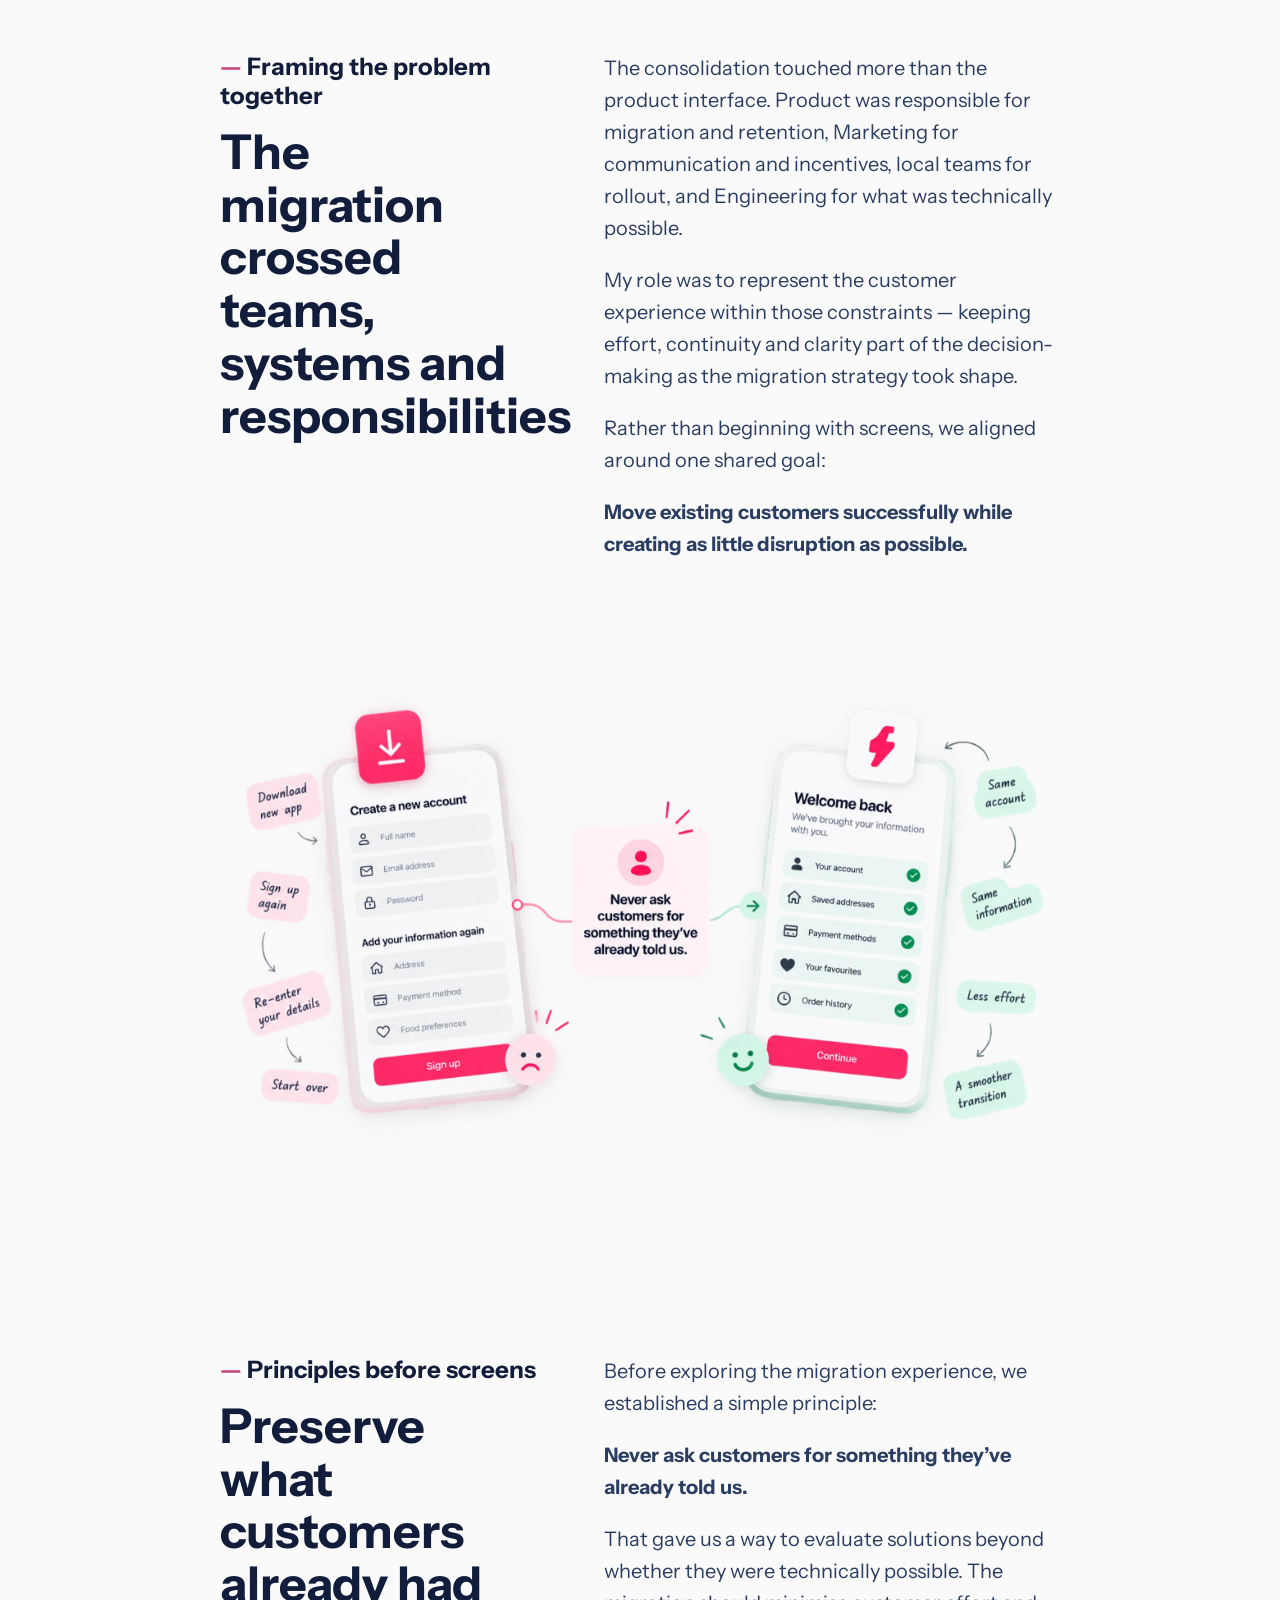
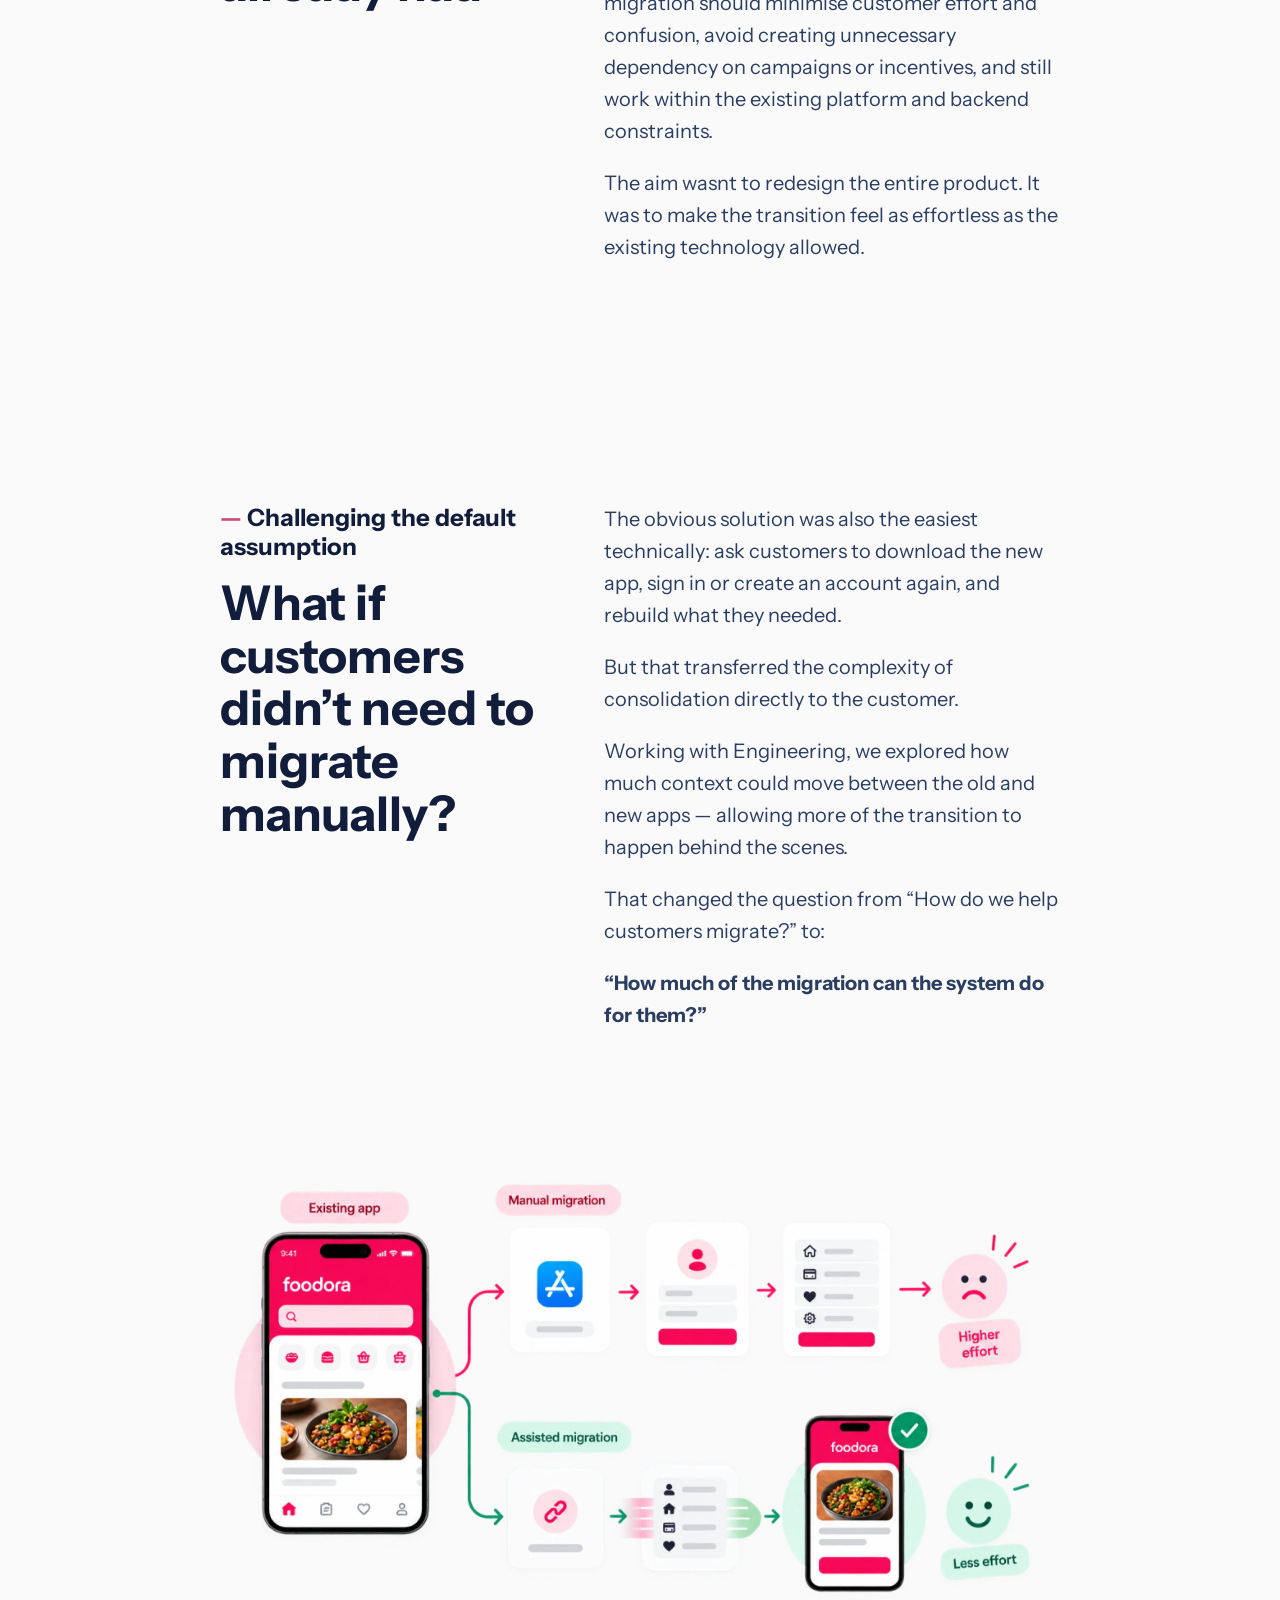
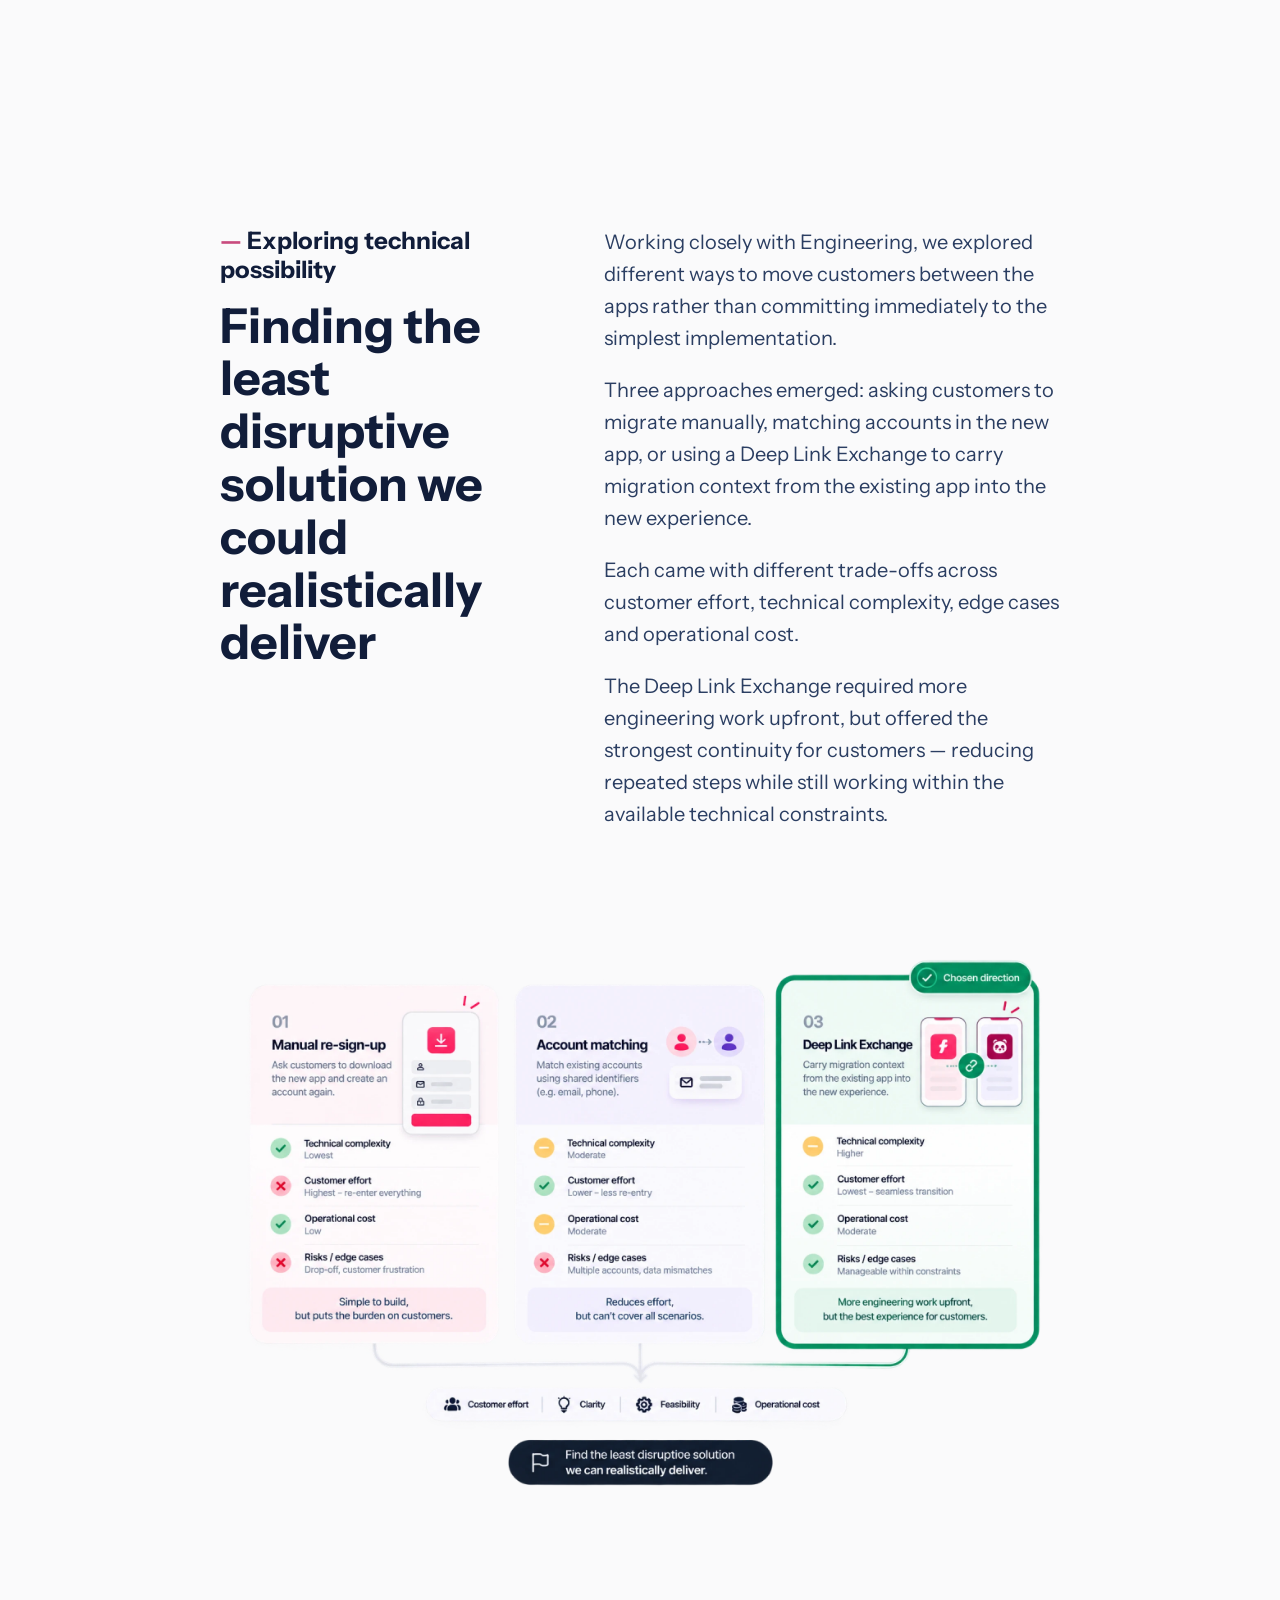
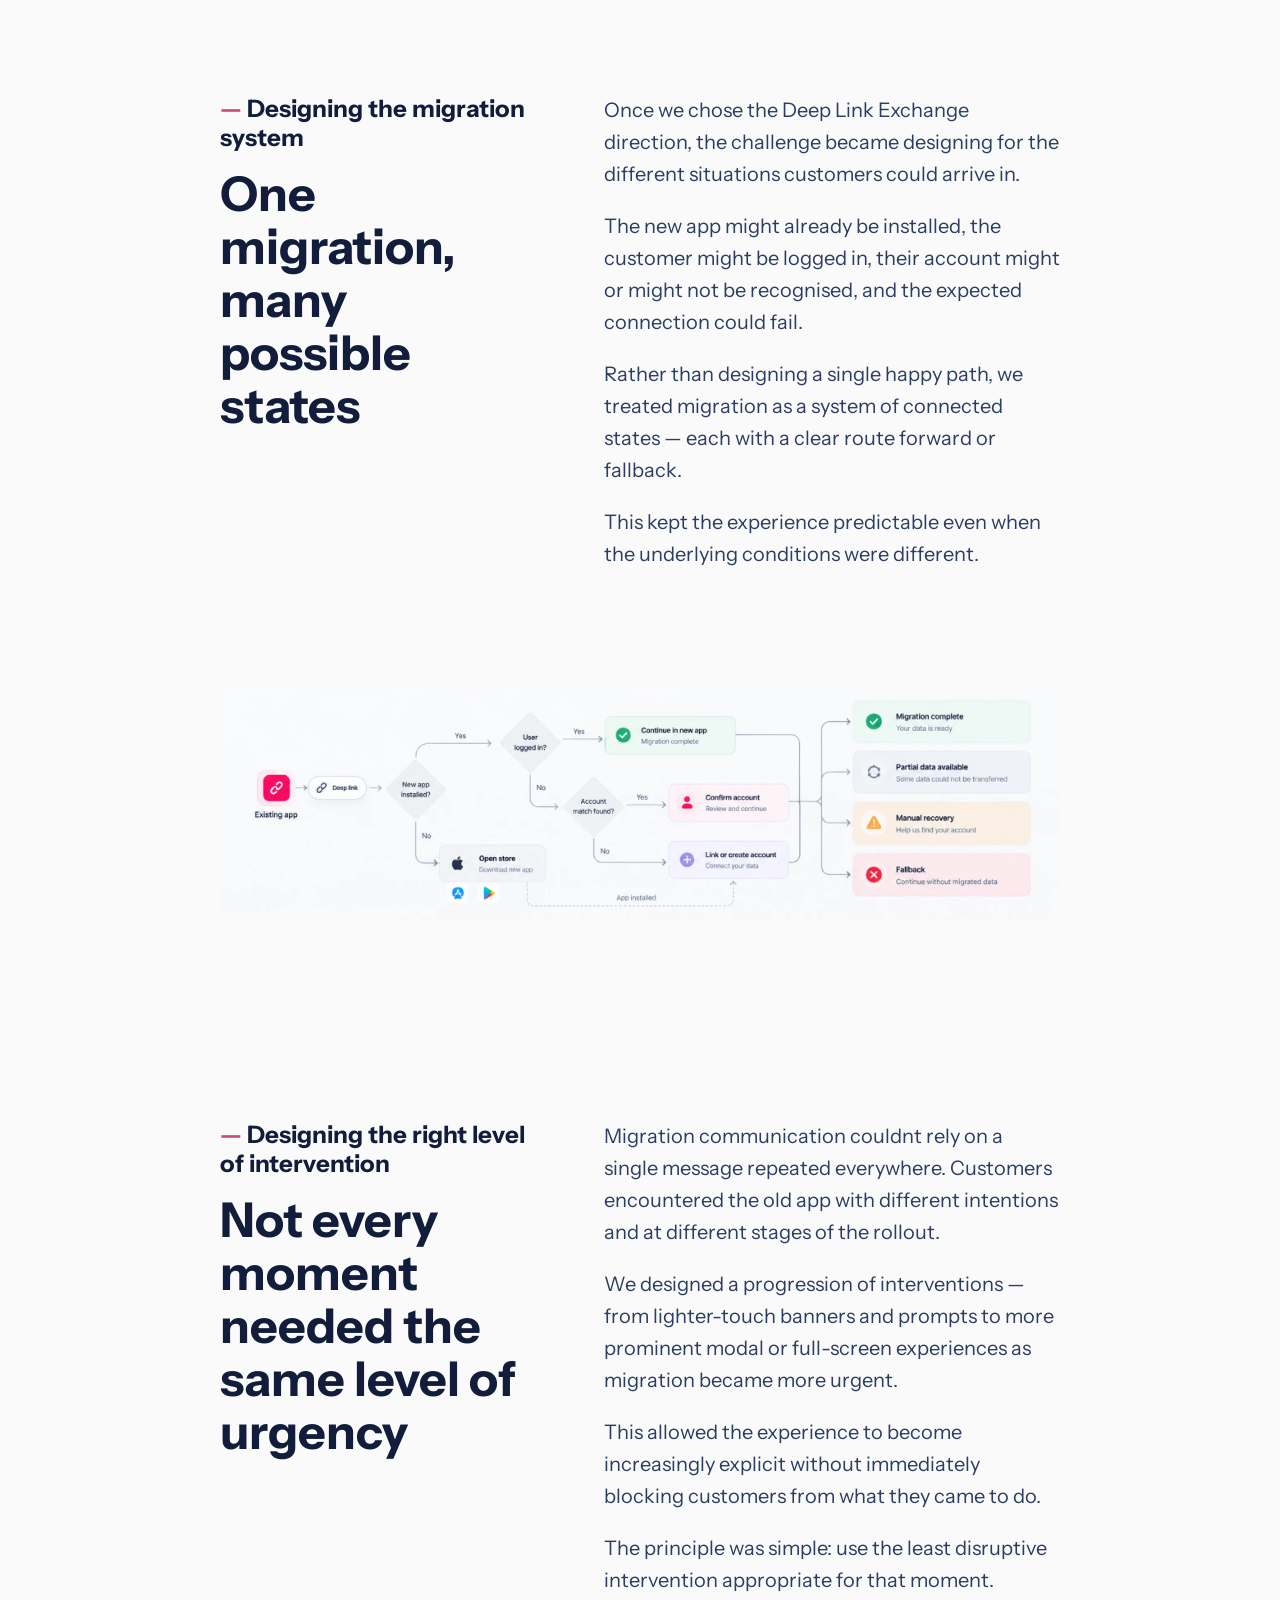
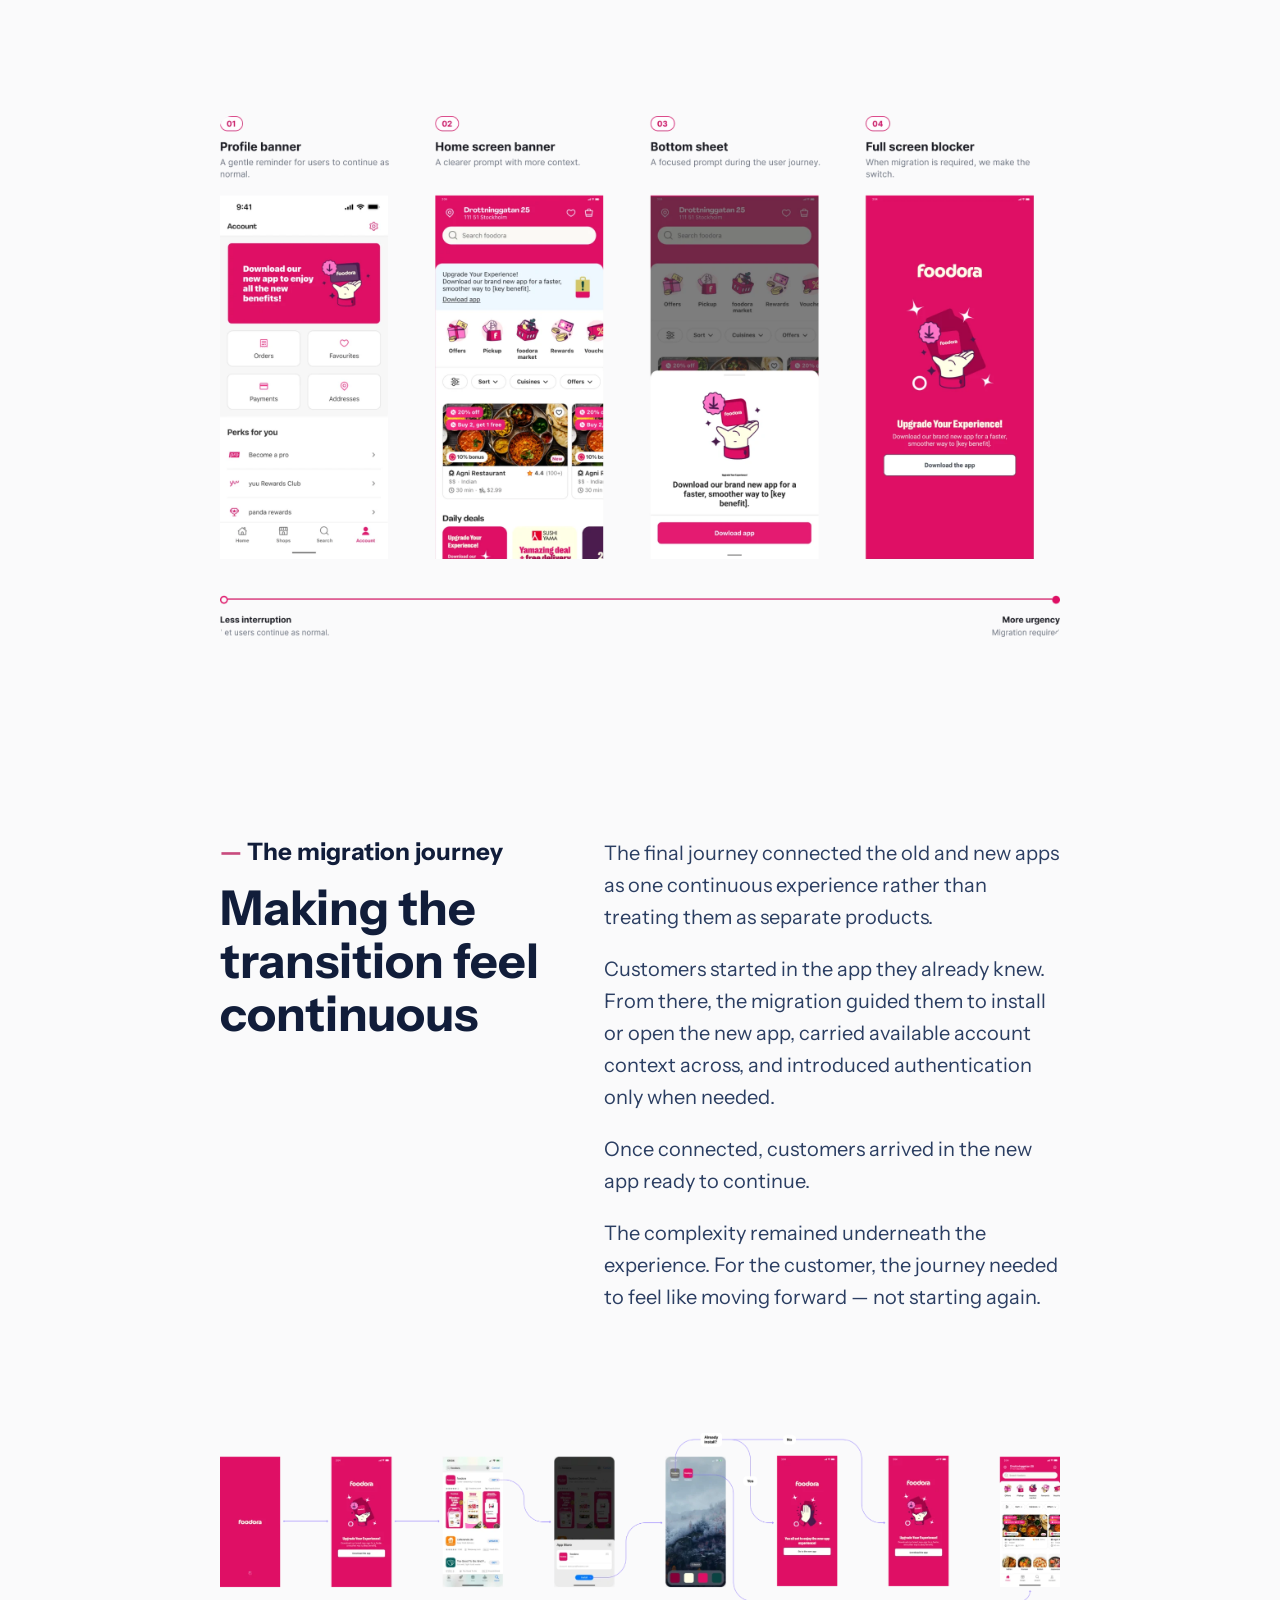
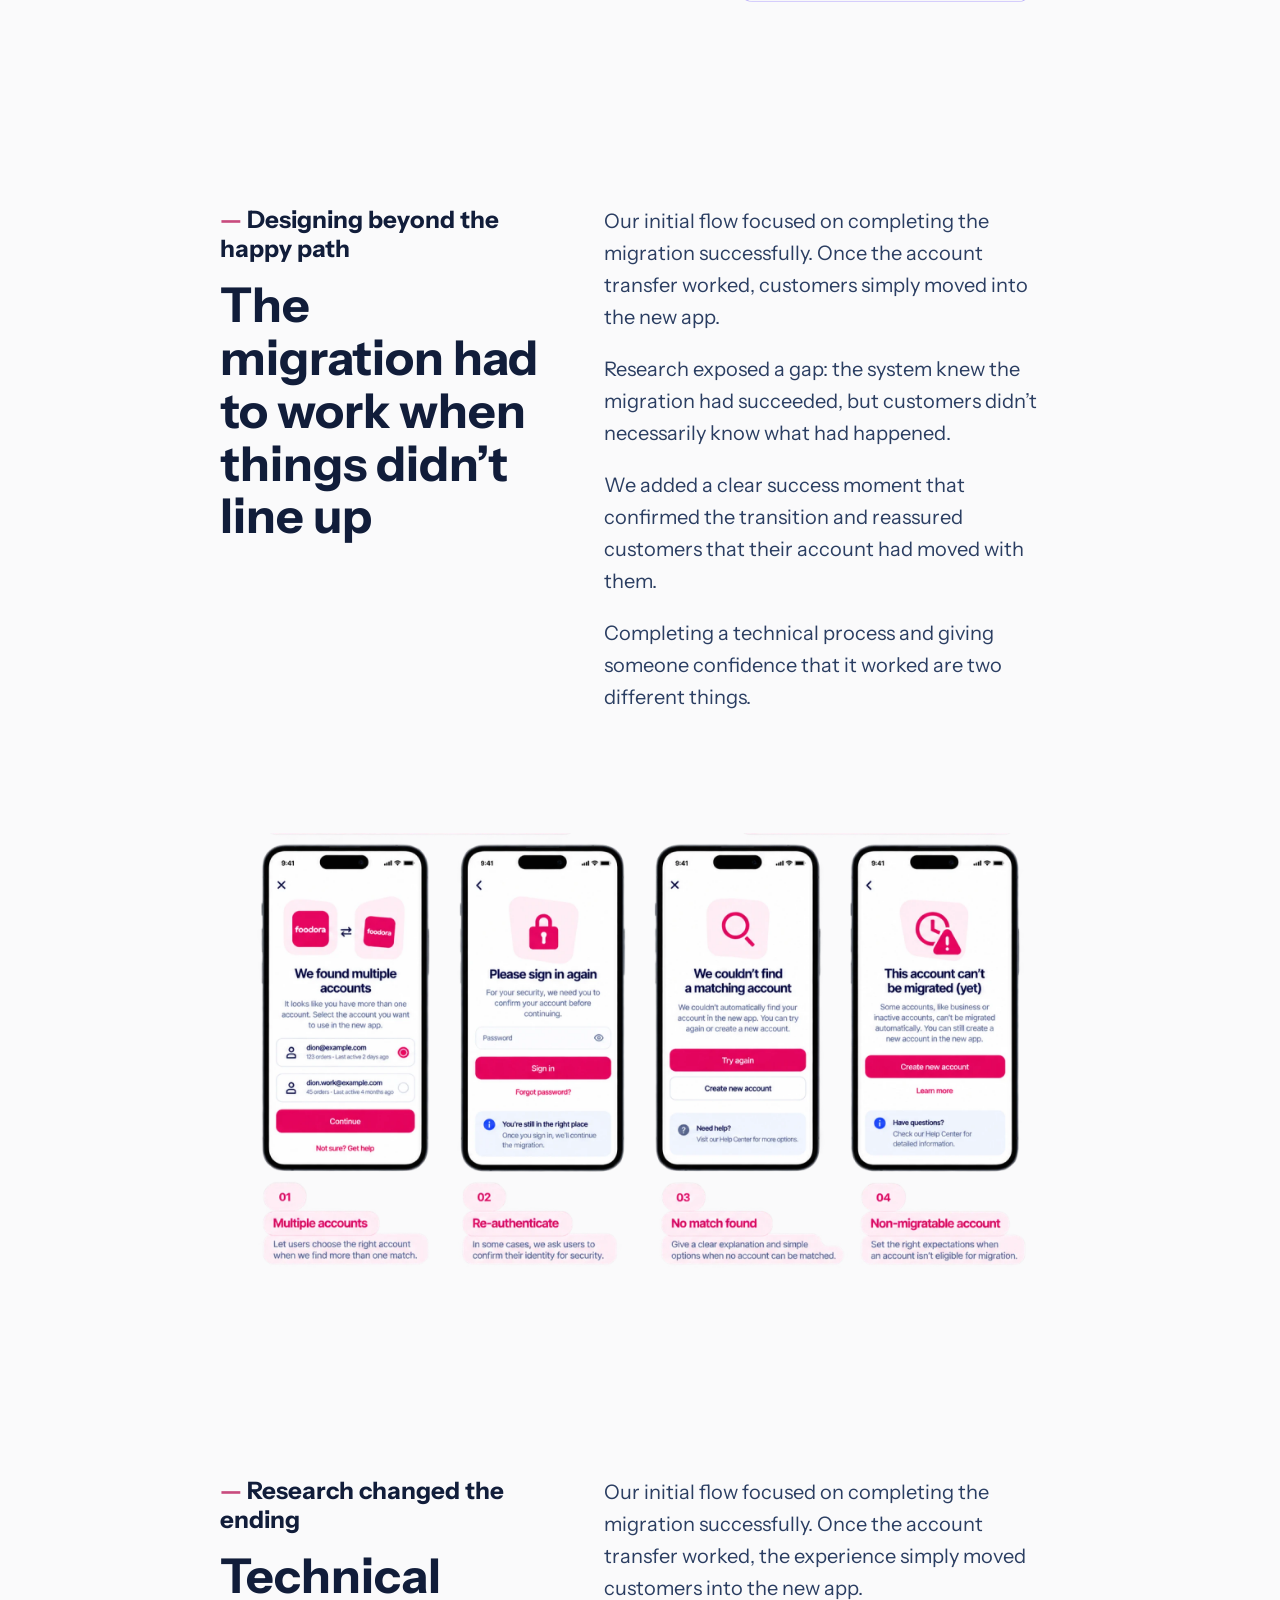
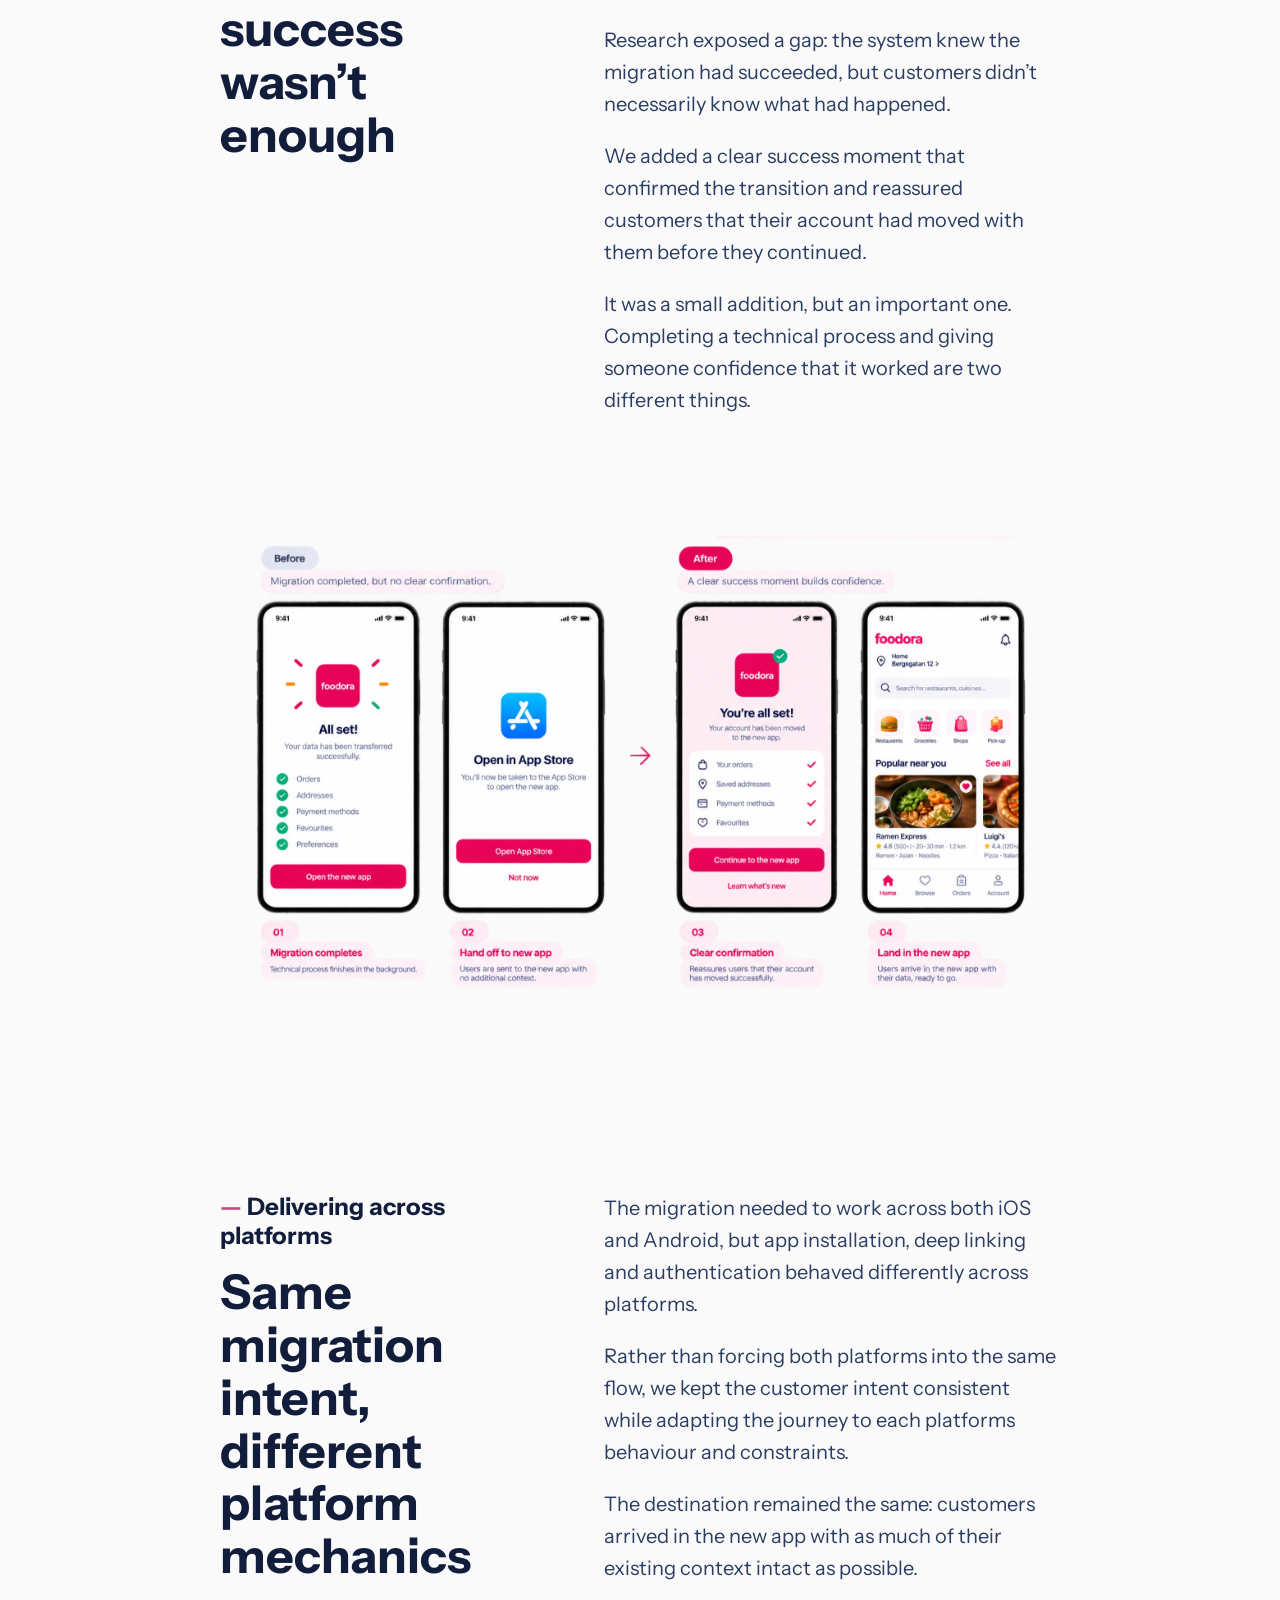
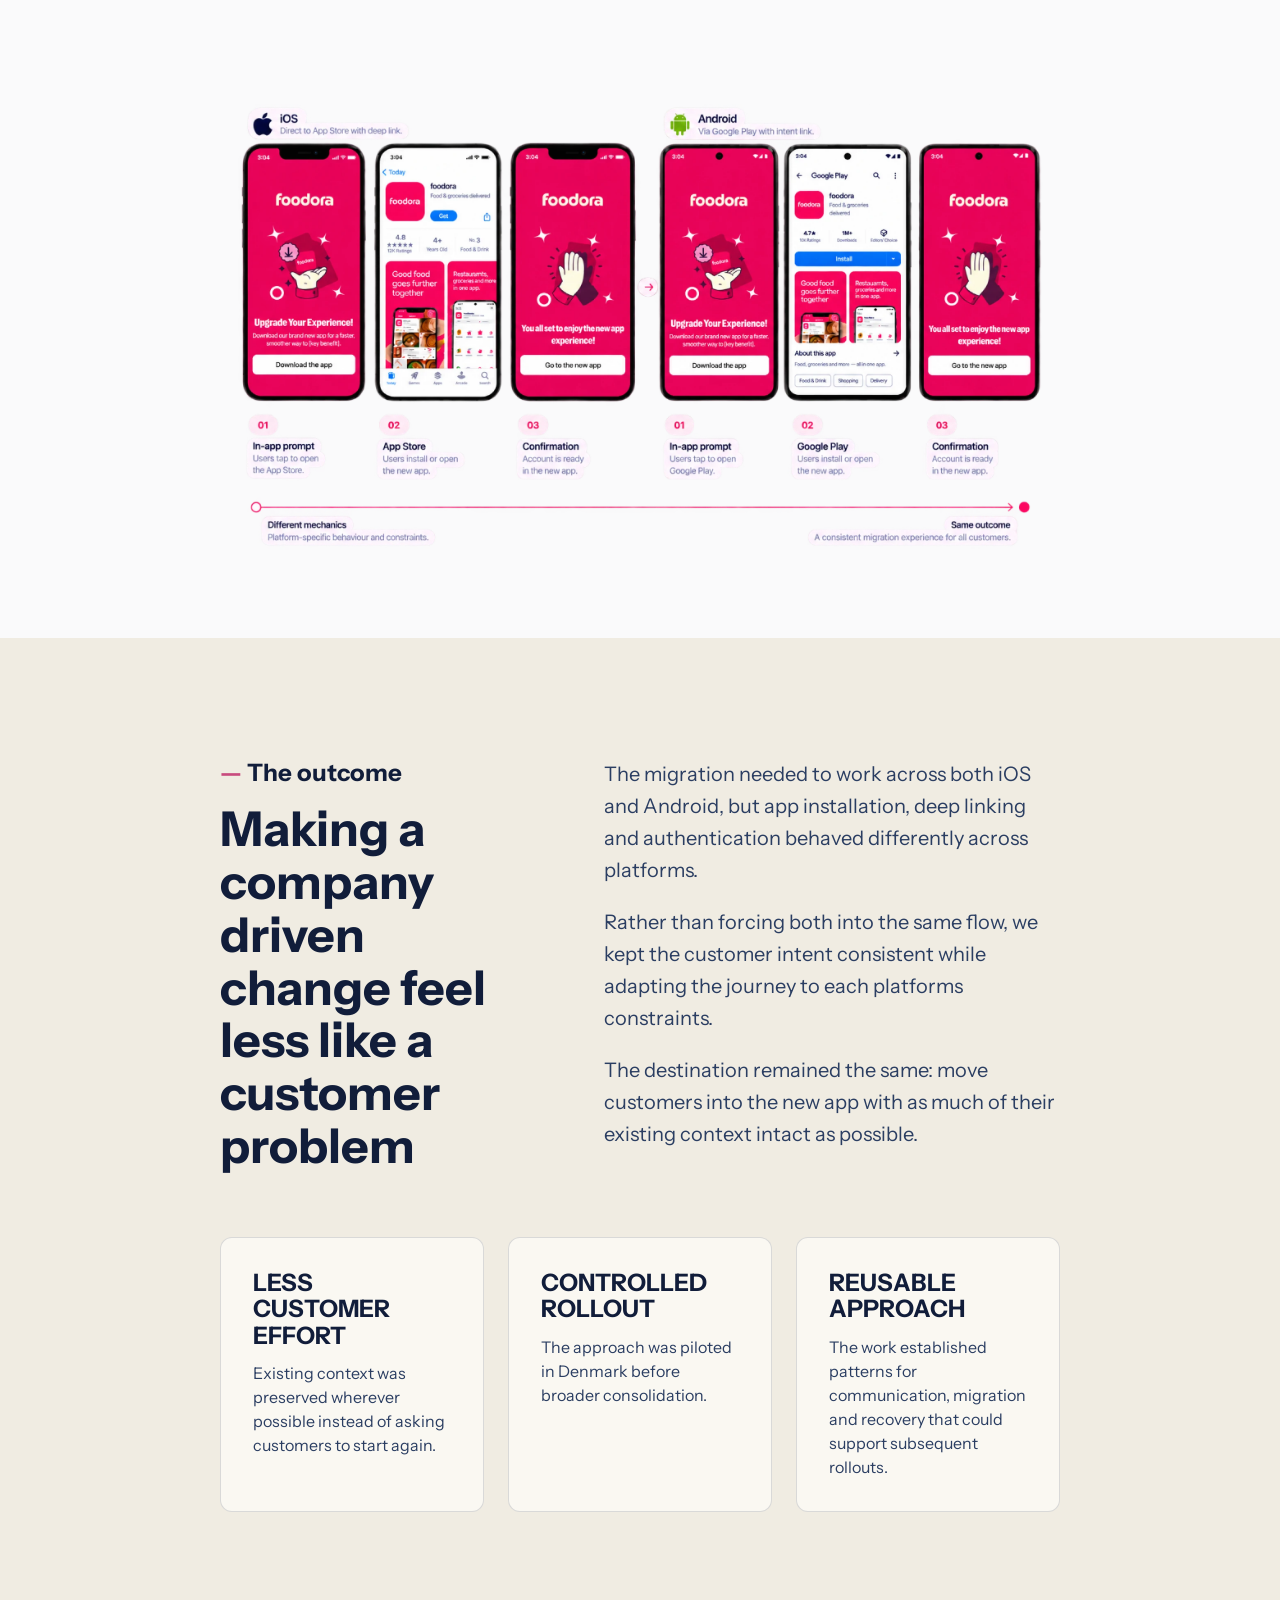
<file: app-consolidation.html>
<!doctype html><html lang="en"><head><meta charset="utf-8"><meta name="viewport" content="width=device-width,initial-scale=1"><meta name="theme-color" content="#fafafb"><title>App Consolidation | Dion Pramadhan</title>
<link rel="preconnect" href="https://fonts.googleapis.com"><link rel="preconnect" href="https://fonts.gstatic.com" crossorigin><link href="https://fonts.googleapis.com/css2?family=Instrument+Sans:wght@400;500;600;700&display=swap" rel="stylesheet">
<style>:root{--bg:#fafafb;--ink:#111d3a;--body:#2b3e62;--muted:#6a7897;--orange:#c84b7e;--pink:#c84b7e;--line:rgba(17,29,58,.14);--card:#edeae3;--quote:#f0ece2}*{box-sizing:border-box}html,body{margin:0;background:var(--bg);color:var(--ink)}body{font-family:"Instrument Sans",system-ui,sans-serif}.nav{height:92px;padding:32px 80px;display:flex;align-items:center;justify-content:space-between}.logo{width:23px;height:28px;color:#2b4d8e}.navlinks{display:flex;gap:48px}.navlinks a{position:relative;color:var(--muted);font-size:14px;font-weight:500;text-decoration:none}.navlinks a:hover,.navlinks a.active{color:var(--ink)}.navlinks a:after{content:"";position:absolute;left:0;right:0;top:50%;height:3px;background:#c84b7e;transform:scaleX(0);transform-origin:left;transition:.55s}.navlinks a.active:after,.navlinks a:hover:after{transform:scaleX(1)}main,.footer{opacity:0;transform:translateY(12px)}.page-ready main,.page-ready .footer{opacity:1;transform:none;transition:opacity .58s ease,transform .62s cubic-bezier(.22,1,.36,1)}.case-title{padding:80px 80px 40px;border-bottom:1px solid var(--line)}.case-title h1{font-size:40px;line-height:1;margin:0}.hero{padding:80px;max-width:1600px;margin:auto}.hero h2{font-size:clamp(64px,8.33vw,120px);line-height:1;letter-spacing:-.045em;margin:0 0 64px;max-width:1280px}.hero-grid{display:grid;grid-template-columns:minmax(0,2fr) minmax(340px,.72fr);gap:48px;align-items:start}.hero-media img,.visual img{display:block;width:100%;border-radius:12px}.intro{font-size:17px;line-height:1.6;color:var(--body);margin:0 0 40px;max-width:460px}.meta{display:flex;flex-direction:column;gap:32px}.label{font-size:11px;font-weight:700;color:var(--muted);text-transform:uppercase;margin-bottom:10px}.role{font-size:20px;font-weight:700}.tags{display:flex;gap:6px;flex-wrap:wrap}.tag{background:var(--card);padding:4px 10px;border-radius:4px;font-size:11px;font-weight:600;text-transform:uppercase;color:var(--body)}.rule{height:1px;background:var(--line)}.section{max-width:840px;margin-left:auto;margin-right:auto;padding:120px 0;display:grid;grid-template-columns:320px minmax(0,1fr);gap:64px;align-items:start}.eyebrow{font-size:24px;font-weight:700;margin:0 0 16px}.eyebrow:before{content:"— ";color:#c84b7e}.section h3{font-size:48px;line-height:1.1;margin:0}.copy{font-size:20px;line-height:1.6;color:var(--body)}.copy p{font-size:20px;line-height:1.6;color:var(--body);margin:0}.copy p+p{margin-top:20px}.visual{max-width:840px;margin:0 auto;padding:0 0 80px}.quote{max-width:840px;margin:0 auto;background:var(--quote);padding:56px;font-size:40px;line-height:1.25;font-weight:700;text-align:center}.outcome{background:var(--quote);max-width:none;padding:120px max(20px,calc((100% - 840px)/2))}.outcome-inner{max-width:840px;margin:auto;padding:0}.outcome .section{padding:0 0 64px;max-width:840px}.outcome-grid{display:grid;grid-template-columns:repeat(3,1fr);gap:24px}.outcome-card{background:#faf8f2;border:1px solid var(--line);border-radius:12px;padding:32px}.outcome-card strong{display:block;font-size:24px;line-height:1.1;margin-bottom:12px}.outcome-card span{color:var(--body);line-height:1.5}.previous{width:100%;border-top:1px solid var(--line);background:#faf8f2;padding:64px max(80px,calc((100% - 1280px)/2));text-align:center}.previous small{font-size:12px;color:var(--muted);font-weight:700;text-transform:uppercase}.previous h4{font-size:40px;line-height:1.15;margin:16px 0 0}.previous a{position:relative;display:inline-block;color:var(--ink);text-decoration:none}.previous a:after{content:"";position:absolute;left:0;right:0;top:52%;height:3px;background:#c84b7e;transform:scaleX(0);transform-origin:left;transition:transform .55s cubic-bezier(.22,1,.36,1)}.previous a:hover:after{transform:scaleX(1)}.footer{background:#faf8f2;padding:80px}.footer-line{height:1px;background:var(--line);margin-bottom:48px}.footer-row{display:flex;justify-content:space-between;align-items:flex-end;gap:40px}.footer h2{font-size:40px;margin:0 0 24px}.contact-actions{display:flex;gap:24px;align-items:center}.contact-btn{background:var(--ink);color:#fff;padding:14px 24px;border-radius:4px;text-decoration:none;font-size:14px;font-weight:600}.contact-link{color:var(--ink);text-decoration:none;font-size:14px;font-weight:600}.copyright{font-size:13px;color:var(--muted)}@media(max-width:1000px){.nav,.case-title,.hero,.footer{padding-left:32px;padding-right:32px}.section,.visual,.quote{max-width:min(840px,calc(100% - 64px))}.hero-grid,.section{grid-template-columns:1fr}.section{gap:32px}.outcome-grid{grid-template-columns:1fr}.previous{padding-left:32px;padding-right:32px}}@media(max-width:720px){.nav{padding:22px 20px;height:auto}.navlinks{gap:18px}.case-title,.hero,.footer{padding-left:20px;padding-right:20px}.section,.visual,.quote{max-width:calc(100% - 40px)}.hero h2{font-size:56px}.section h3{font-size:38px}.section{padding-top:80px;padding-bottom:80px}.quote{font-size:28px;padding:40px 20px}.previous{padding:56px 20px}.previous h4{font-size:32px}.footer-row{flex-direction:column;align-items:flex-start}}
/* Accessibility hardening */
.skip-link{position:fixed;top:12px;left:12px;z-index:9999;padding:10px 14px;background:#111d3a;color:#fff;border-radius:6px;font:600 14px/1.2 "Instrument Sans",sans-serif;text-decoration:none;transform:translateY(-160%);transition:transform .2s ease}
.skip-link:focus{transform:translateY(0)}
a:focus-visible,button:focus-visible,[tabindex]:focus-visible{outline:3px solid #c84b7e;outline-offset:4px;border-radius:3px}
@media(prefers-reduced-motion:reduce){html{scroll-behavior:auto!important}*,*::before,*::after{animation-duration:.01ms!important;animation-iteration-count:1!important;transition-duration:.01ms!important;transition-delay:0s!important}}
.back-to-top{position:fixed;right:28px;bottom:28px;width:44px;height:44px;border:1px solid rgba(17,24,39,.12);border-radius:50%;background:var(--ink);color:#fff;display:flex;align-items:center;justify-content:center;font:700 20px/1 "Instrument Sans",sans-serif;cursor:pointer;z-index:20;opacity:0;transform:translateY(10px);pointer-events:none;transition:opacity .2s ease,transform .24s cubic-bezier(.22,1,.36,1),background-color .2s ease}.back-to-top.is-visible{opacity:1;transform:translateY(0);pointer-events:auto}.back-to-top:hover{background:#1f2937}.back-to-top:focus-visible{outline:3px solid #c84b7e;outline-offset:4px}@media(max-width:720px){.back-to-top{right:16px;bottom:16px;width:42px;height:42px}}@media(max-width:720px){.footer-row{align-items:center!important;text-align:center}.footer-row>div:first-child{width:100%;display:flex;flex-direction:column;align-items:center}.footer h2{text-align:center}.contact-actions,.footer-links{align-items:center!important;justify-content:center}.copyright{width:100%;text-align:center}}</style><link rel="stylesheet" href="/assets/case-study-nav.css"></head><body>
<a class="skip-link" href="#main-content">Skip to main content</a>
<header class="nav"><a href="/" aria-label="Dion — Home"><svg class="logo" viewBox="0 0 23 28" role="img" aria-label="Dion" xmlns="http://www.w3.org/2000/svg"><path fill-rule="evenodd" clip-rule="evenodd" d="M11.5 0H0V22.8571H4.6V28H5.75H6.9H11.5V25.7143H6.9V22.8571H11.5C17.8513 22.8571 23 17.7404 23 11.4286C23 5.11675 17.8513 0 11.5 0ZM6.9 18.2857V20.5714H11.5C16.581 20.5714 20.7 16.4781 20.7 11.4286C20.7 6.37909 16.581 2.28571 11.5 2.28571H2.3V20.5714H4.6V18.2857V6.28571V4.57143H11.5C15.3108 4.57143 18.4 7.64149 18.4 11.4286C18.4 15.2157 15.3108 18.2857 11.5 18.2857H9.2V16H11.5C14.0405 16 16.1 13.9533 16.1 11.4286C16.1 8.90383 14.0405 6.85714 11.5 6.85714H6.9V13.1429V16V18.2857Z" fill="currentColor"/></svg></a><nav class="navlinks"><a href="/">Home</a><a class="active" href="/work.html">Work</a><a href="/about.html">About + Contact</a></nav></header>
<main id="main-content"><div class="case-title"><h1>App Consolidation</h1></div>
<section class="hero"><h2>Moving customers without making them start over</h2><div class="hero-grid"><div class="hero-media"><img src="/assets/app-consolidation-01-challenge.webp" alt="Foodora app consolidation"></div><div><p class="intro">Consolidating multiple local Foodora apps into one global platform created a business need — but the migration itself was not something customers had asked for.<br><br>My focus was to preserve continuity, reduce migration effort, and turn a complex technical handover into a clear customer journey — helping existing customers move without unnecessarily recreating accounts, information or habits.</p><div class="meta"><div><div class="label">Role</div><div class="role">Lead Product Designer</div></div><div><div class="label">Contribution</div><div class="intro">I led the product design work for the customer migration experience, shaping how existing customers were introduced to the change and moved into the consolidated app while preserving as much of their existing context as possible.</div></div><div><div class="label">Focus</div><div class="tags"><span class="tag">Migration UX</span><span class="tag">Product strategy</span><span class="tag">Mobile</span><span class="tag">Research</span><span class="tag">Cross-functional collaboration</span></div></div></div></div></div></section>
<section class="section"><div><div class="eyebrow">The challenge</div><h3>The consolidation was our problem, not the customer’s</h3></div><div class="copy"><p>Foodora was consolidating multiple country-based apps into one global product. For the business, this meant moving existing customers successfully before the legacy apps could eventually be retired.</p><p>For customers, there was no reason that organisational or technical change should mean starting over. They already had accounts, saved information and an established relationship with the product.</p><p>Every additional step — downloading another app, signing up again or re-entering information — introduced another opportunity to lose them.</p></div></section><div class="visual"><img src="/assets/app-consolidation-02-teams.webp" alt=""></div><div class="quote">“How could we move customers to the new app while preserving as much continuity as possible?”</div>
<section class="section"><div><div class="eyebrow">Framing the problem together</div><h3>The migration crossed teams, systems and responsibilities</h3></div><div class="copy"><p>The consolidation touched more than the product interface. Product was responsible for migration and retention, Marketing for communication and incentives, local teams for rollout, and Engineering for what was technically possible.</p><p>My role was to represent the customer experience within those constraints — keeping effort, continuity and clarity part of the decision-making as the migration strategy took shape.</p><p>Rather than beginning with screens, we aligned around one shared goal:</p><p><strong>Move existing customers successfully while creating as little disruption as possible.</strong></p></div></section><div class="visual"><img src="/assets/app-consolidation-03-principle.webp" alt=""></div>
<section class="section"><div><div class="eyebrow">Principles before screens</div><h3>Preserve what customers already had</h3></div><div class="copy"><p>Before exploring the migration experience, we established a simple principle:</p><p><strong>Never ask customers for something they’ve already told us.</strong></p><p>That gave us a way to evaluate solutions beyond whether they were technically possible. The migration should minimise customer effort and confusion, avoid creating unnecessary dependency on campaigns or incentives, and still work within the existing platform and backend constraints.</p><p>The aim wasnt to redesign the entire product. It was to make the transition feel as effortless as the existing technology allowed.</p></div></section>
<section class="section"><div><div class="eyebrow">Challenging the default assumption</div><h3>What if customers didn’t need to migrate manually?</h3></div><div class="copy"><p>The obvious solution was also the easiest technically: ask customers to download the new app, sign in or create an account again, and rebuild what they needed.</p><p>But that transferred the complexity of consolidation directly to the customer.</p><p>Working with Engineering, we explored how much context could move between the old and new apps — allowing more of the transition to happen behind the scenes.</p><p>That changed the question from “How do we help customers migrate?” to:</p><p><strong>“How much of the migration can the system do for them?”</strong></p></div></section><div class="visual"><img src="/assets/app-consolidation-04-manual-vs-assisted.webp" alt=""></div>
<section class="section"><div><div class="eyebrow">Exploring technical possibility</div><h3>Finding the least disruptive solution we could realistically deliver</h3></div><div class="copy"><p>Working closely with Engineering, we explored different ways to move customers between the apps rather than committing immediately to the simplest implementation.</p><p>Three approaches emerged: asking customers to migrate manually, matching accounts in the new app, or using a Deep Link Exchange to carry migration context from the existing app into the new experience.</p><p>Each came with different trade-offs across customer effort, technical complexity, edge cases and operational cost.</p><p>The Deep Link Exchange required more engineering work upfront, but offered the strongest continuity for customers — reducing repeated steps while still working within the available technical constraints.</p></div></section><div class="visual"><img src="/assets/app-consolidation-05-options.webp" alt=""></div>
<section class="section"><div><div class="eyebrow">Designing the migration system</div><h3>One migration, many possible states</h3></div><div class="copy"><p>Once we chose the Deep Link Exchange direction, the challenge became designing for the different situations customers could arrive in.</p><p>The new app might already be installed, the customer might be logged in, their account might or might not be recognised, and the expected connection could fail.</p><p>Rather than designing a single happy path, we treated migration as a system of connected states — each with a clear route forward or fallback.</p><p>This kept the experience predictable even when the underlying conditions were different.</p></div></section><div class="visual"><img src="/assets/app-consolidation-06-migration-system.webp" alt=""></div>
<section class="section"><div><div class="eyebrow">Designing the right level of intervention</div><h3>Not every moment needed the same level of urgency</h3></div><div class="copy"><p>Migration communication couldnt rely on a single message repeated everywhere. Customers encountered the old app with different intentions and at different stages of the rollout.</p><p>We designed a progression of interventions — from lighter-touch banners and prompts to more prominent modal or full-screen experiences as migration became more urgent.</p><p>This allowed the experience to become increasingly explicit without immediately blocking customers from what they came to do.</p><p>The principle was simple: use the least disruptive intervention appropriate for that moment.</p></div></section><div class="visual"><img src="/assets/app-consolidation-07-interventions.webp" alt=""></div>
<section class="section"><div><div class="eyebrow">The migration journey</div><h3>Making the transition feel continuous</h3></div><div class="copy"><p>The final journey connected the old and new apps as one continuous experience rather than treating them as separate products.</p><p>Customers started in the app they already knew. From there, the migration guided them to install or open the new app, carried available account context across, and introduced authentication only when needed.</p><p>Once connected, customers arrived in the new app ready to continue.</p><p>The complexity remained underneath the experience. For the customer, the journey needed to feel like moving forward — not starting again.</p></div></section><div class="visual"><img src="/assets/app-consolidation-08-journey.webp" alt=""></div>
<section class="section"><div><div class="eyebrow">Designing beyond the happy path</div><h3>The migration had to work when things didn’t line up</h3></div><div class="copy"><p>Our initial flow focused on completing the migration successfully. Once the account transfer worked, customers simply moved into the new app.</p><p>Research exposed a gap: the system knew the migration had succeeded, but customers didn’t necessarily know what had happened.</p><p>We added a clear success moment that confirmed the transition and reassured customers that their account had moved with them.</p><p>Completing a technical process and giving someone confidence that it worked are two different things.</p></div></section><div class="visual"><img src="/assets/app-consolidation-09-edge-cases.webp" alt=""></div>
<section class="section"><div><div class="eyebrow">Research changed the ending</div><h3>Technical success wasn’t enough</h3></div><div class="copy"><p>Our initial flow focused on completing the migration successfully. Once the account transfer worked, the experience simply moved customers into the new app.</p><p>Research exposed a gap: the system knew the migration had succeeded, but customers didn’t necessarily know what had happened.</p><p>We added a clear success moment that confirmed the transition and reassured customers that their account had moved with them before they continued.</p><p>It was a small addition, but an important one. Completing a technical process and giving someone confidence that it worked are two different things.</p></div></section><div class="visual"><img src="/assets/app-consolidation-10-research-success.webp" alt=""></div>
<section class="section"><div><div class="eyebrow">Delivering across platforms</div><h3>Same migration intent, different platform mechanics</h3></div><div class="copy"><p>The migration needed to work across both iOS and Android, but app installation, deep linking and authentication behaved differently across platforms.</p><p>Rather than forcing both platforms into the same flow, we kept the customer intent consistent while adapting the journey to each platforms behaviour and constraints.</p><p>The destination remained the same: customers arrived in the new app with as much of their existing context intact as possible.</p></div></section><div class="visual"><img src="/assets/app-consolidation-11-platforms.webp" alt=""></div>
<section class="outcome"><div class="outcome-inner"><div class="section"><div><div class="eyebrow">The outcome</div><h3>Making a company driven change feel less like a customer problem</h3></div><div class="copy"><p>The migration needed to work across both iOS and Android, but app installation, deep linking and authentication behaved differently across platforms.</p><p>Rather than forcing both into the same flow, we kept the customer intent consistent while adapting the journey to each platforms constraints.</p><p>The destination remained the same: move customers into the new app with as much of their existing context intact as possible.</p></div></div><div class="outcome-grid"><div class="outcome-card"><strong>LESS CUSTOMER EFFORT</strong><span>Existing context was preserved wherever possible instead of asking customers to start again.</span></div><div class="outcome-card"><strong>CONTROLLED ROLLOUT</strong><span>The approach was piloted in Denmark before broader consolidation.</span></div><div class="outcome-card"><strong>REUSABLE APPROACH</strong><span>The work established patterns for communication, migration and recovery that could support subsequent rollouts.</span></div></div></div></section><div data-case-study-cycle="app-consolidation"></div></main>
<footer class="footer"><div class="footer-line"></div><div class="footer-row"><div><h2>Let's build better products together.</h2><div class="contact-actions"><a class="contact-btn" href="mailto:pramadhan.dion@gmail.com">Send me an email</a><a class="contact-link" href="https://www.linkedin.com/in/dion-pramadhan-168614108/" target="_blank" rel="noreferrer">Connect on LinkedIn</a></div></div><div class="copyright">© <span id="copyrightYear"></span> Dion Pramadhan. Berlin based.</div></div></footer><script>document.getElementById("copyrightYear").textContent=new Date().getFullYear();requestAnimationFrame(()=>requestAnimationFrame(()=>document.body.classList.add("page-ready")));</script><button class="back-to-top" type="button" aria-label="Back to top" title="Back to top">↑</button><script>(()=>{const button=document.querySelector(".back-to-top");if(!button)return;const reduceMotion=window.matchMedia("(prefers-reduced-motion: reduce)").matches;let lastY=window.scrollY;let programmatic=false;let ticking=false;const hide=()=>button.classList.remove("is-visible");const show=()=>button.classList.add("is-visible");const update=()=>{const y=window.scrollY;const delta=y-lastY;if(programmatic){hide();if(y<=4)programmatic=false;lastY=y;ticking=false;return}if(y<280){hide()}else if(delta<=-6){show()}else if(delta>=6){hide()}lastY=y;ticking=false};window.addEventListener("scroll",()=>{if(!ticking){requestAnimationFrame(update);ticking=true}},{passive:true});button.addEventListener("click",()=>{programmatic=true;hide();window.scrollTo({top:0,behavior:reduceMotion?"auto":"smooth"})});})();</script><script src="/assets/case-study-nav.js"></script></body></html>
</file>
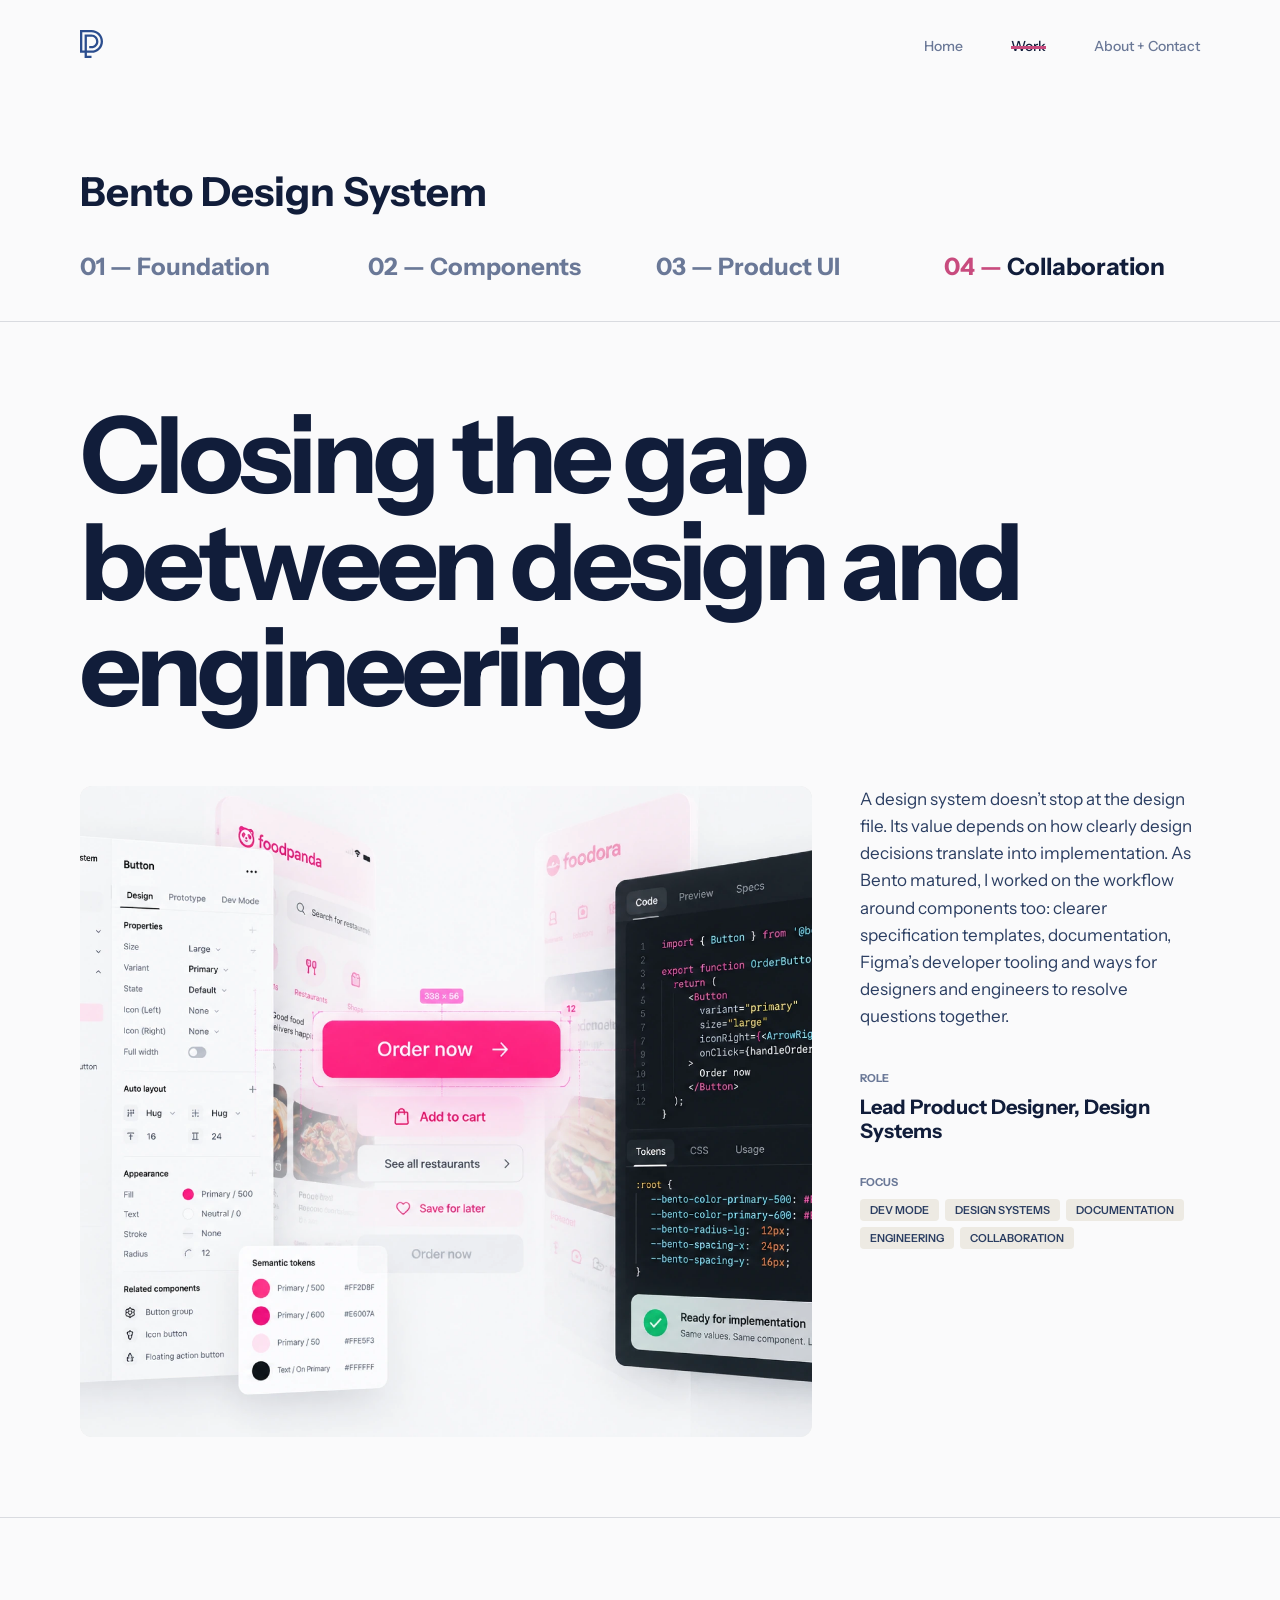
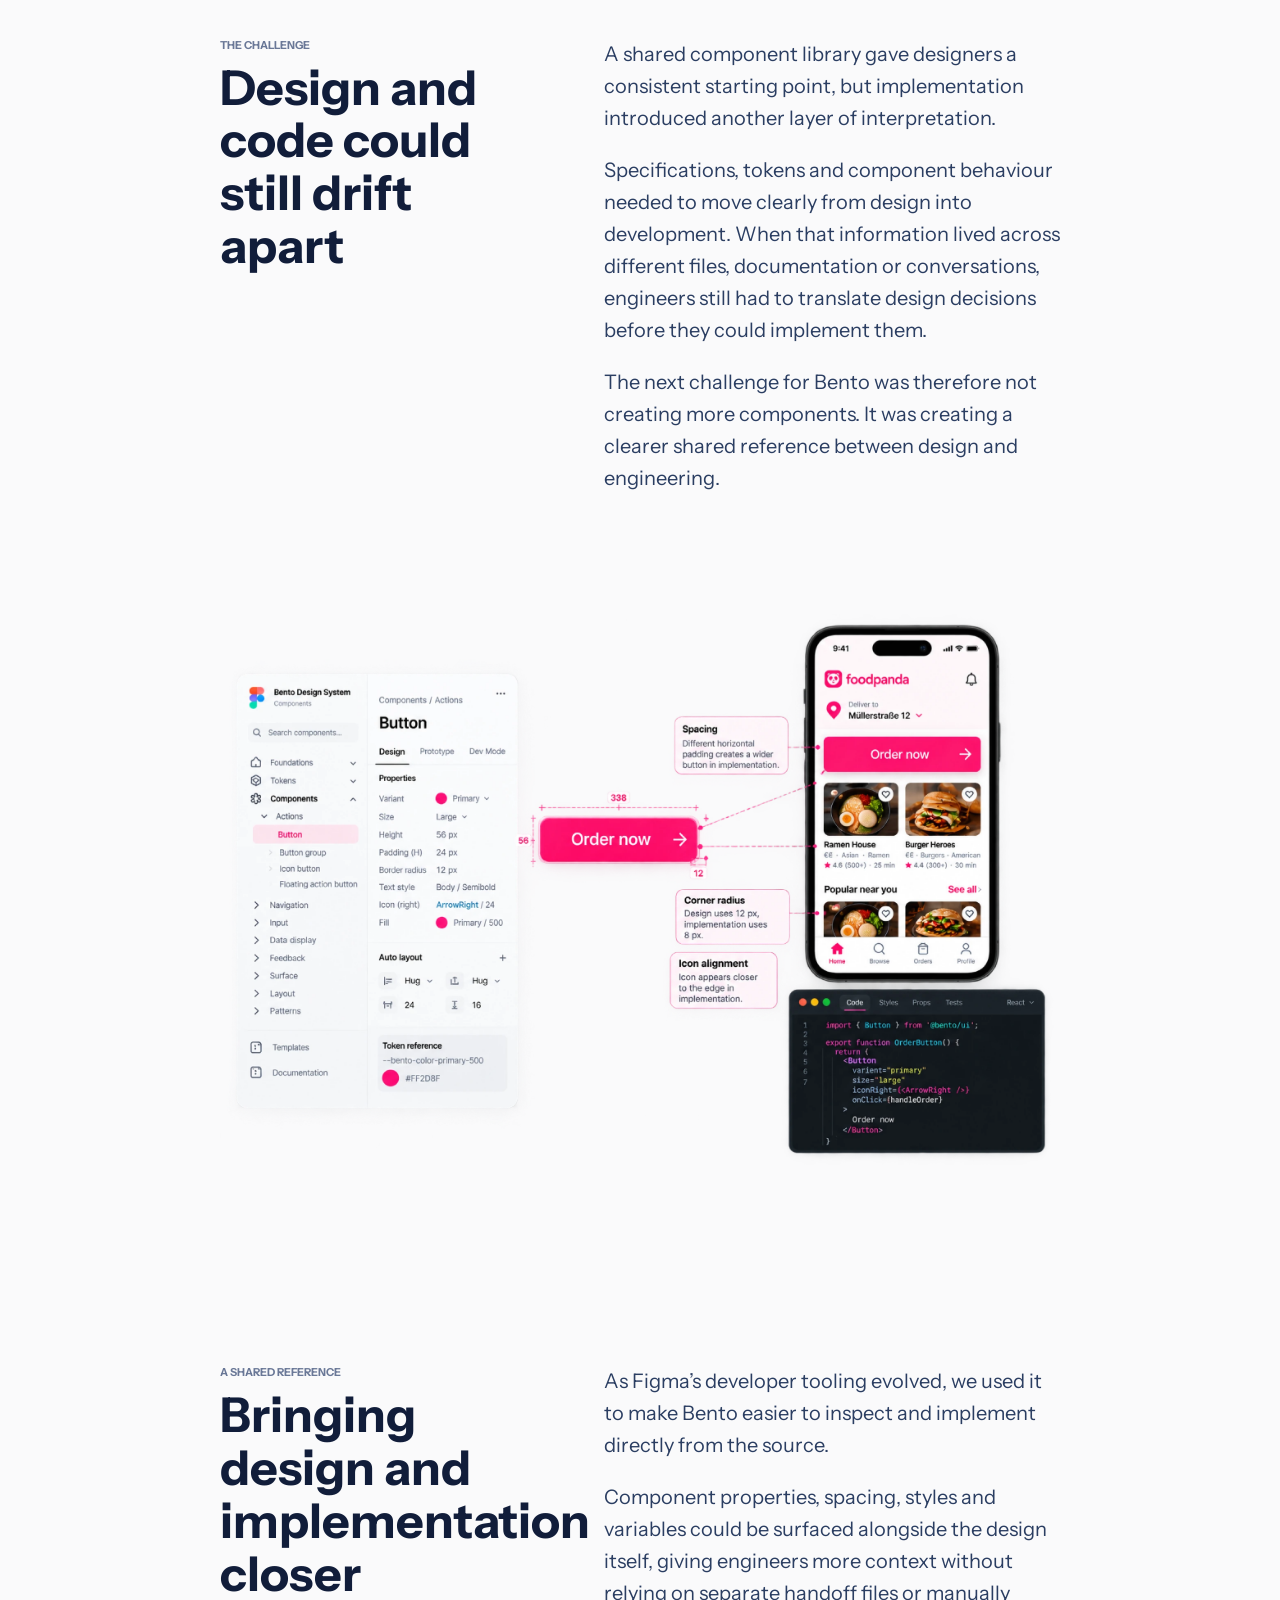
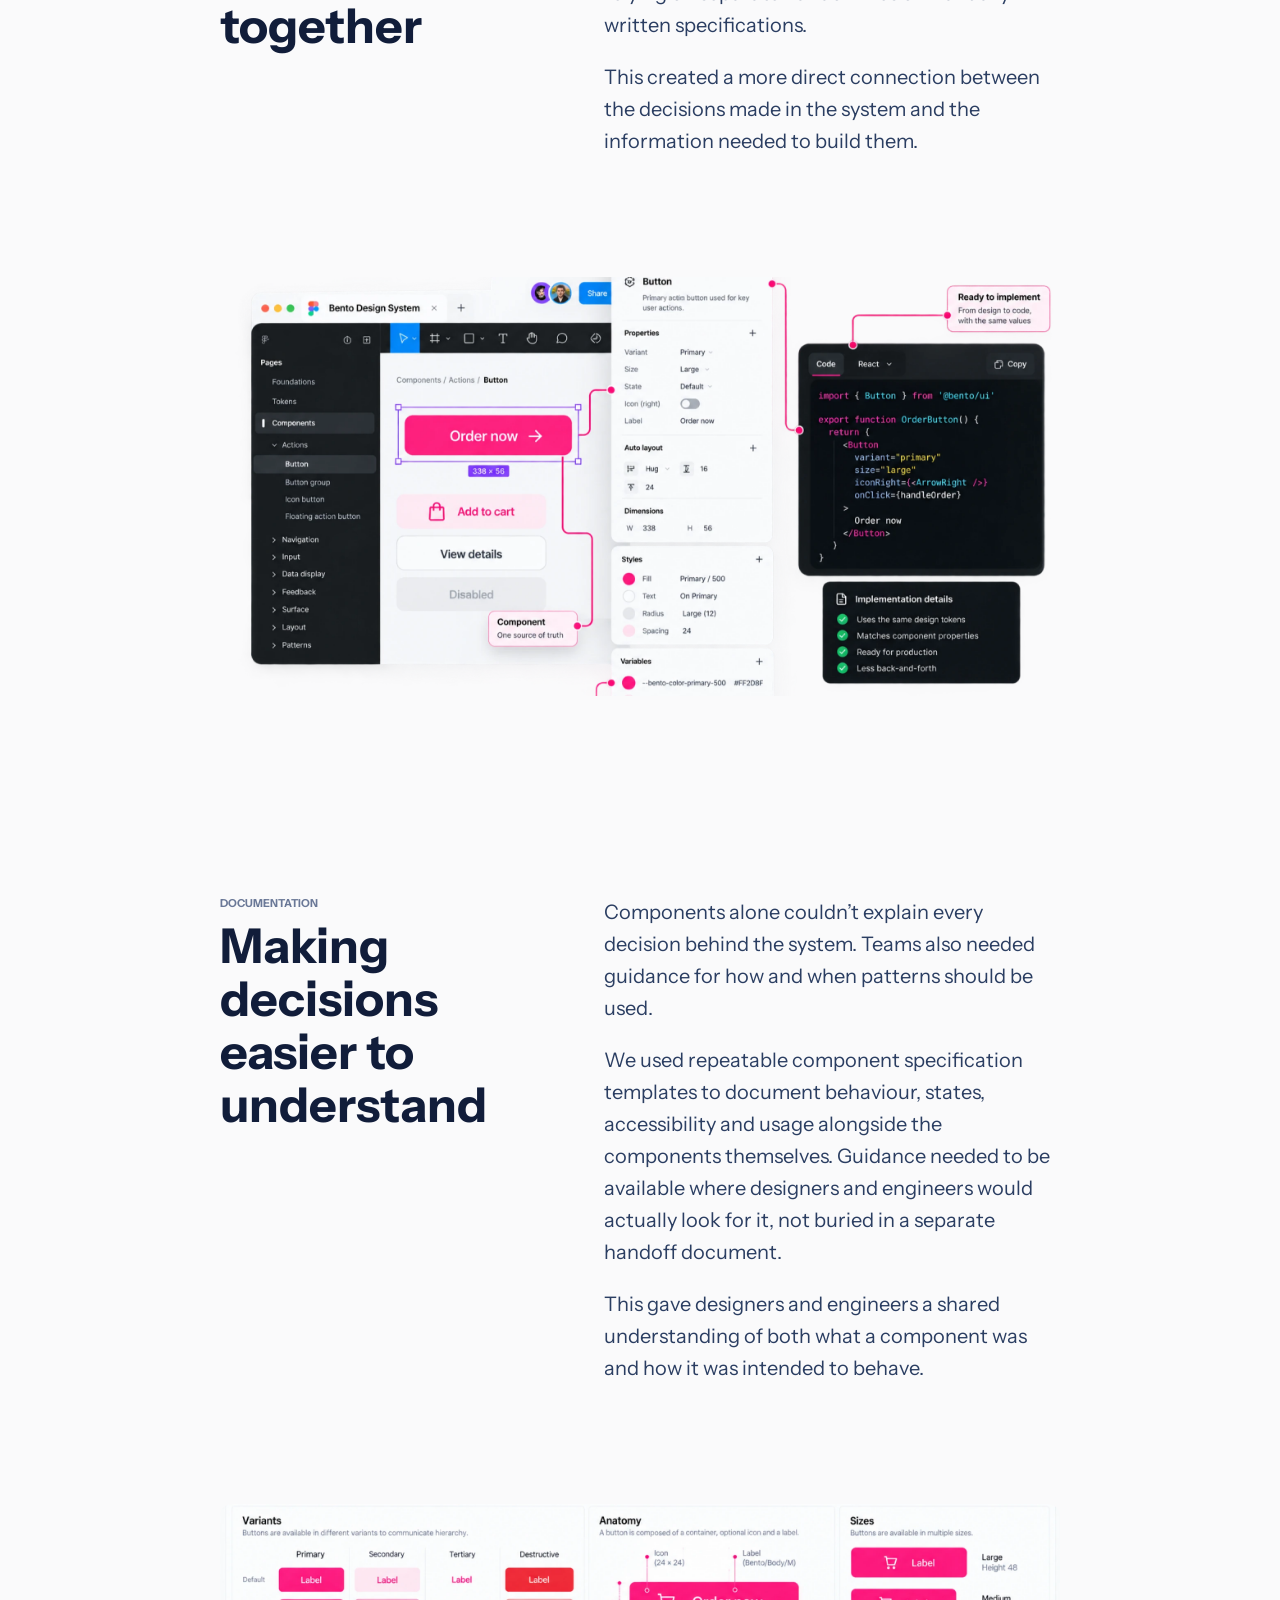
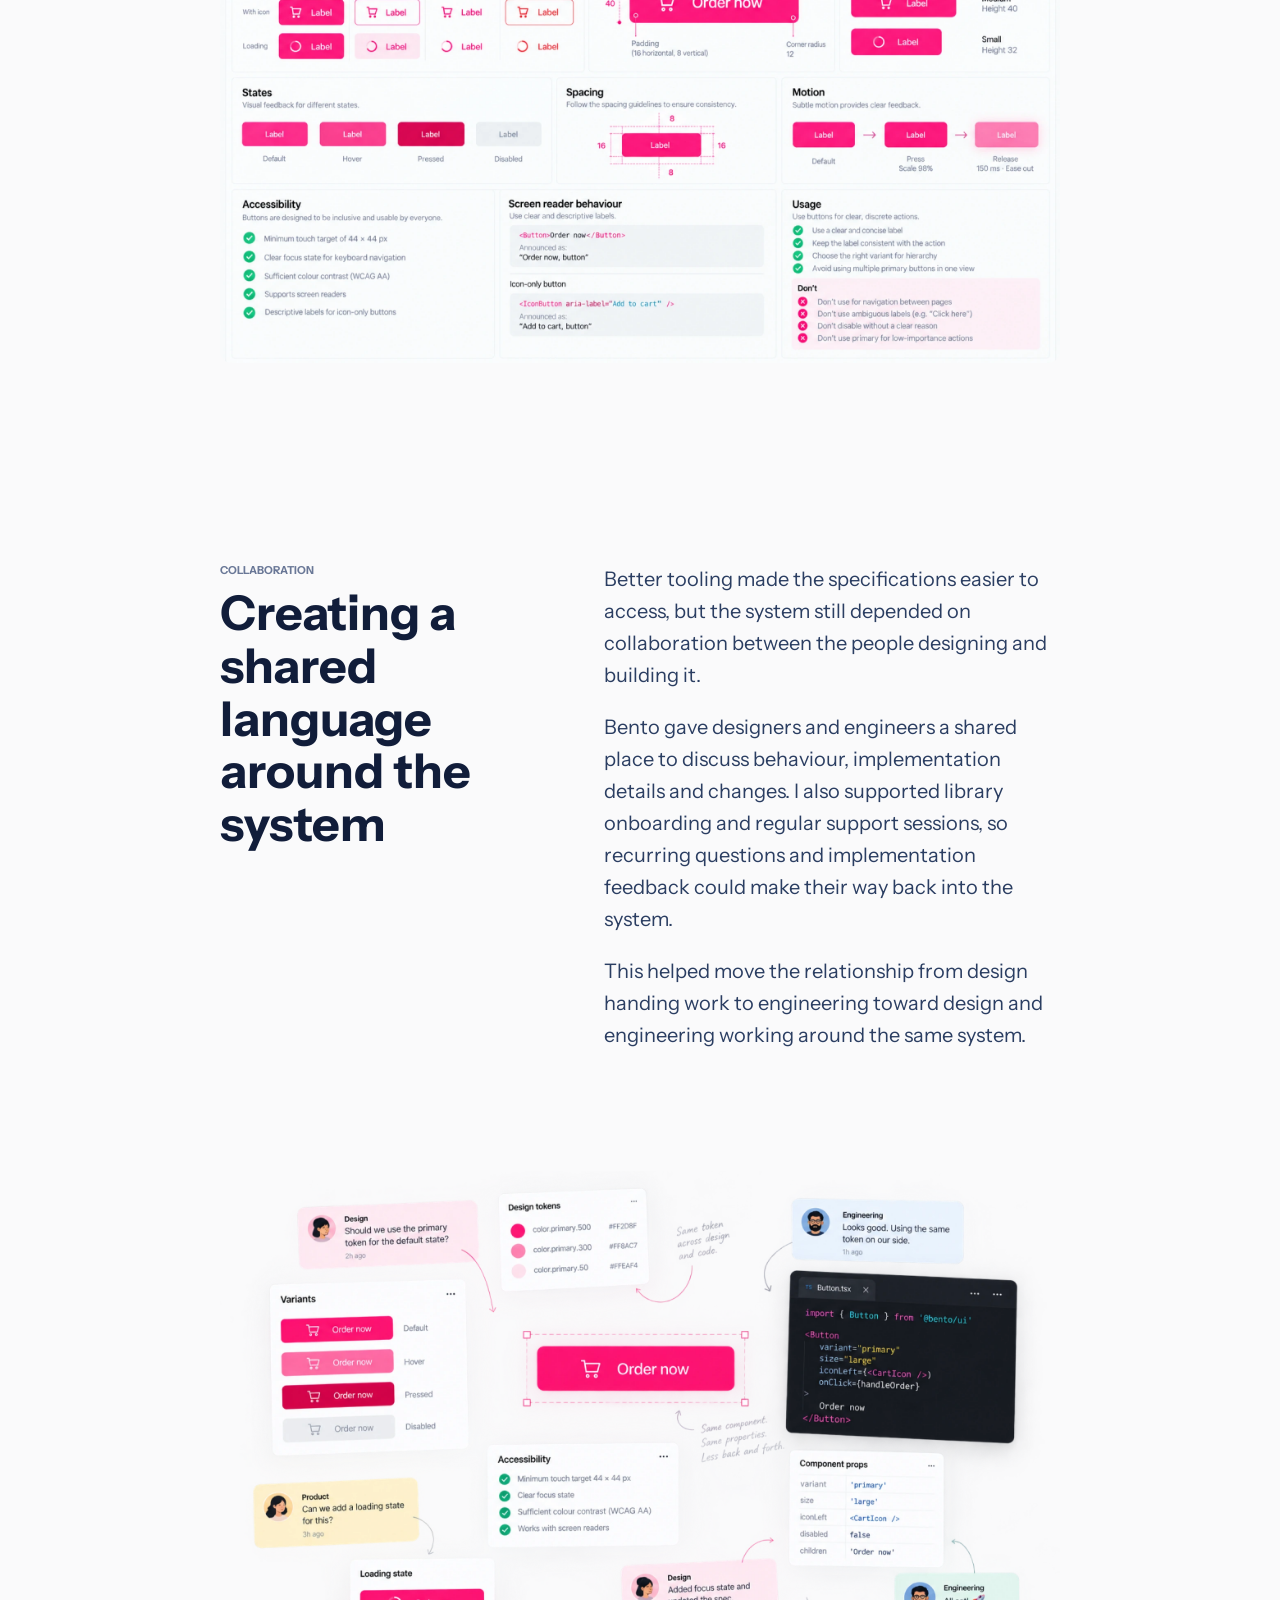
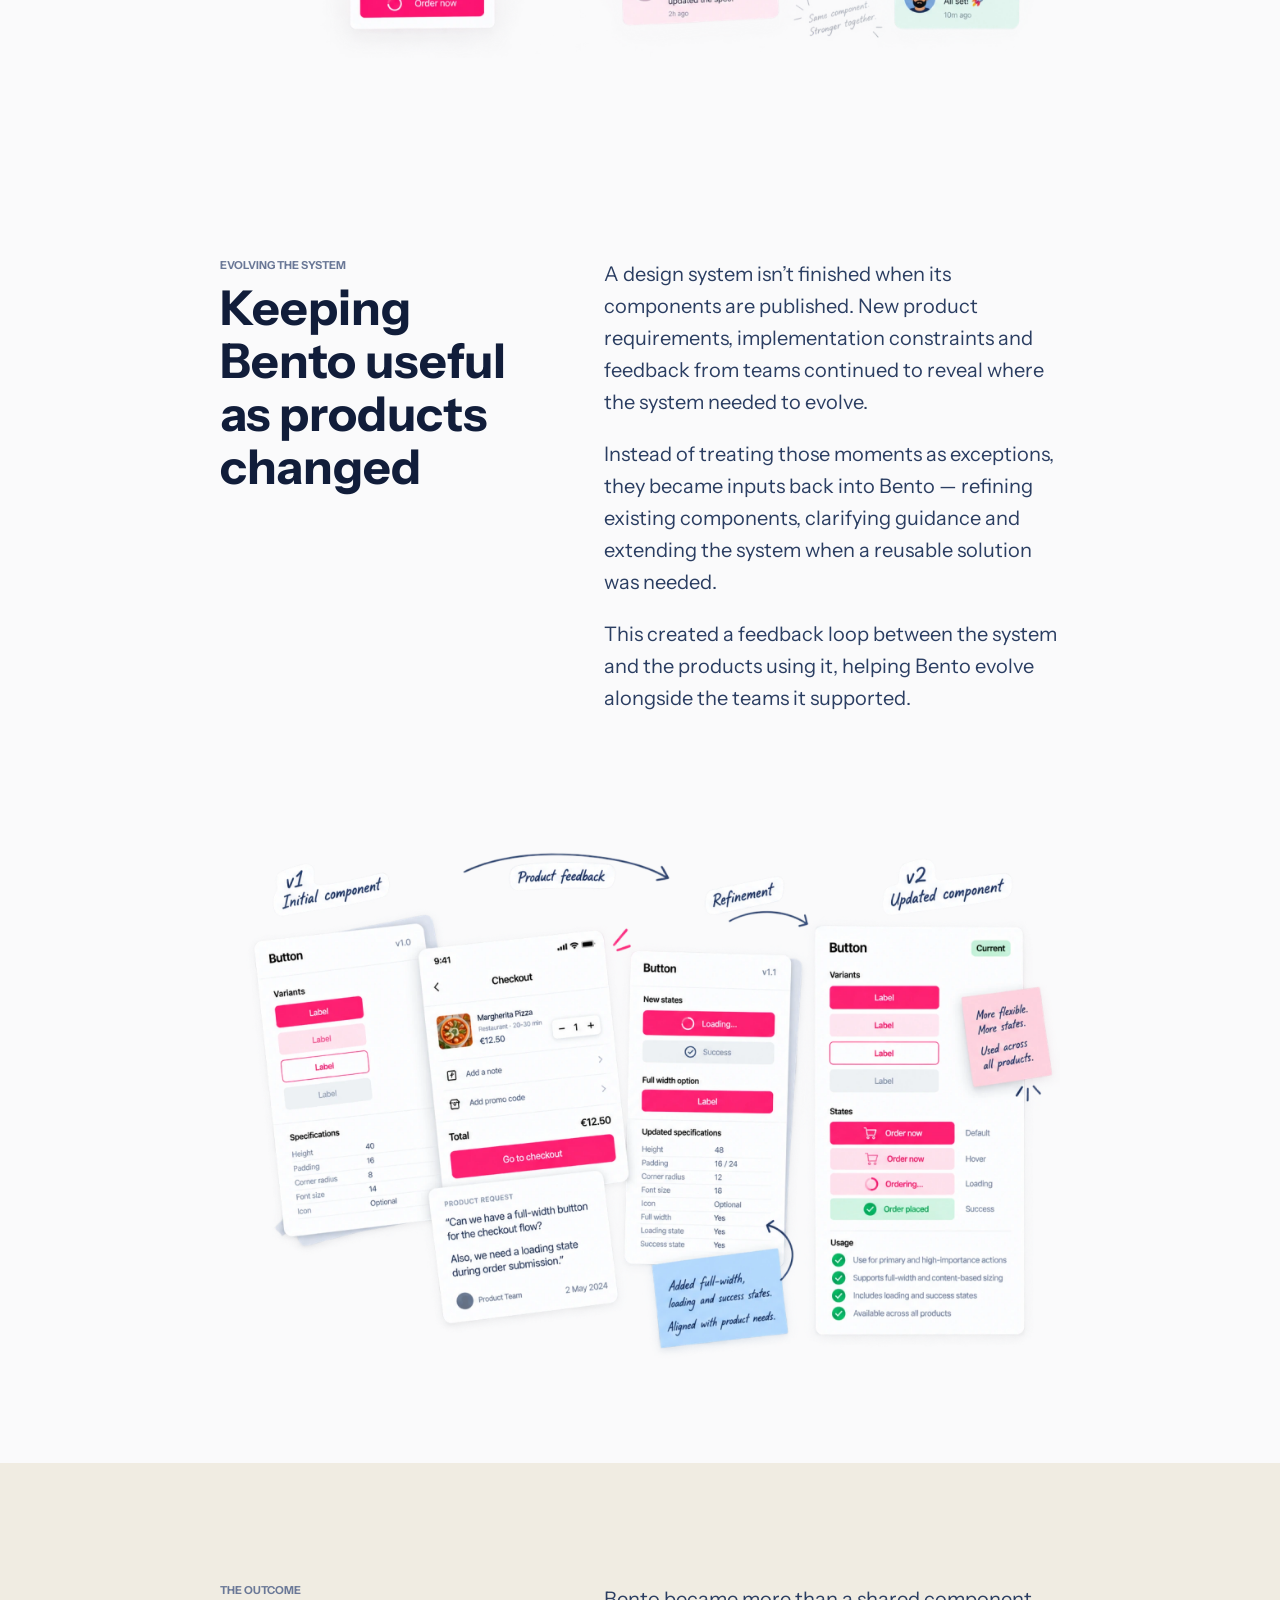
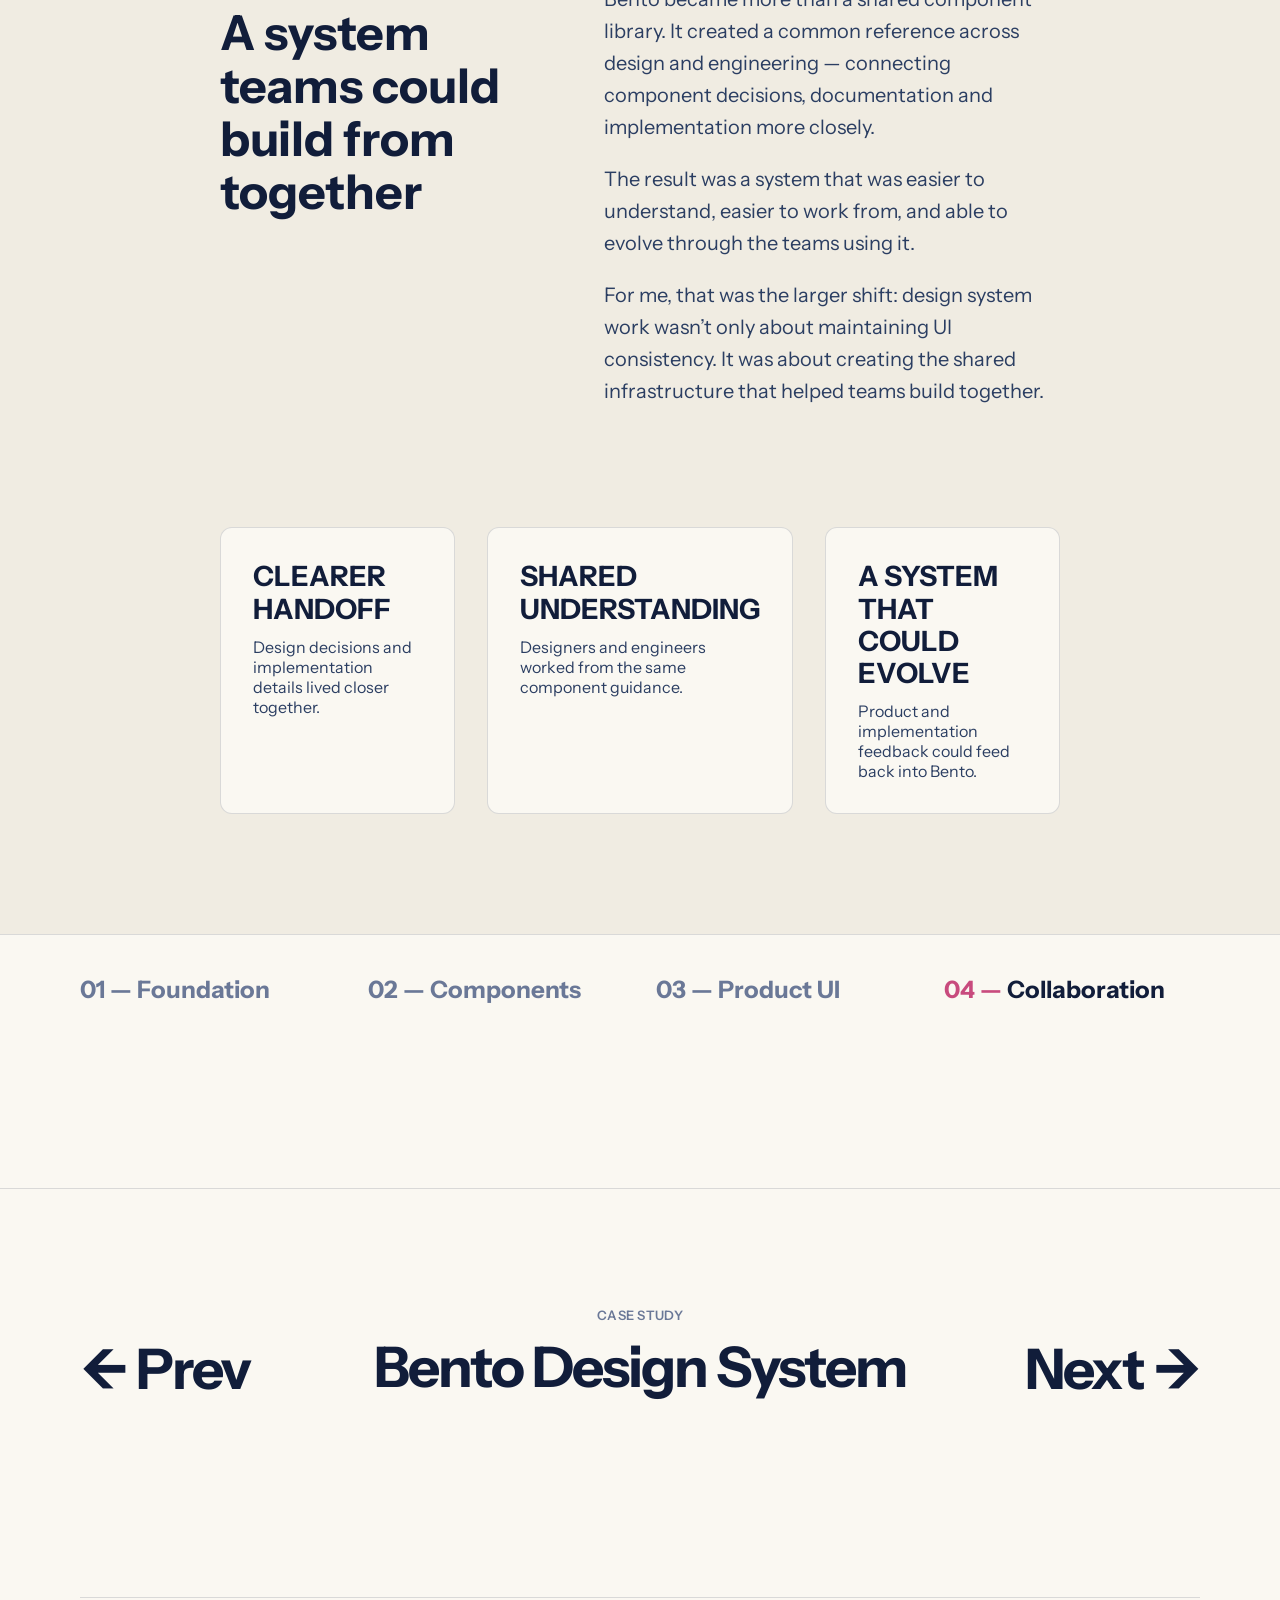
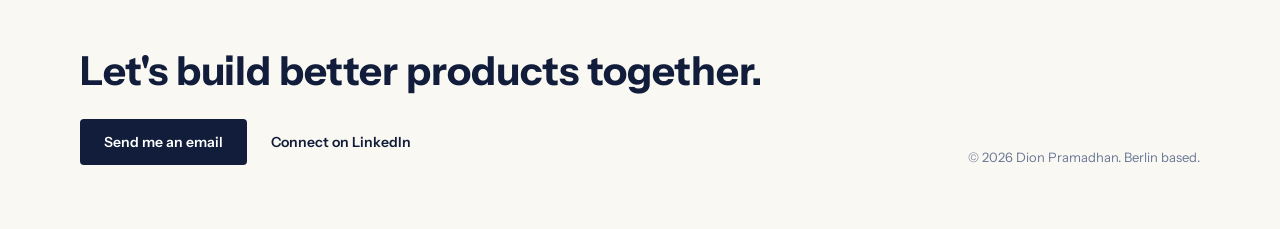
<file: bento-collaboration.html>
<!doctype html>
<html lang="en"><head><meta charset="utf-8"><meta name="viewport" content="width=device-width,initial-scale=1"><meta name="theme-color" content="#fafafb"><title>Bento — Collaboration | Dion Pramadhan</title>
<link rel="preconnect" href="https://fonts.googleapis.com"><link rel="preconnect" href="https://fonts.gstatic.com" crossorigin><link href="https://fonts.googleapis.com/css2?family=Instrument+Sans:ital,wght@0,400;0,500;0,600;0,700;1,700&family=Inter:wght@700&display=swap" rel="stylesheet">
<style>
:root{--bg:#fafafb;--ink:#111d3a;--body:#2b3e62;--muted:#6a7897;--orange:#c84b7e;--line:rgba(17,29,58,.14);--card:#edeae3;--pink:#c84b7e;--quote:#f0ece2}
*{box-sizing:border-box}html,body{margin:0;background:var(--bg);color:var(--ink)}body{font-family:"Instrument Sans",system-ui,sans-serif}.nav{height:92px;padding:32px 80px;display:flex;align-items:center;justify-content:space-between}.logo{width:23px;height:28px;color:#2b4d8e}.navlinks{display:flex;gap:48px}.navlinks a{position:relative;color:var(--muted);font-size:14px;font-weight:500;text-decoration:none;transition:color .22s ease}.navlinks a:hover,.navlinks a:focus-visible,.navlinks a.active{color:var(--ink)}.navlinks a::after{content:"";position:absolute;left:0;right:0;top:50%;height:3px;background:#c84b7e;transform:scaleX(0);transform-origin:left;transition:transform .62s cubic-bezier(.22,1,.36,1)}.navlinks a.active::after,.navlinks a.is-leaving::after{transform:scaleX(1);transition-delay:.18s}
main,.footer{opacity:0;transform:translateY(12px)}.page-ready main,.page-ready .footer{opacity:1;transform:none;transition:opacity .58s ease,transform .62s cubic-bezier(.22,1,.36,1)}.page-ready .footer{transition-delay:.08s}.page-leaving main,.page-leaving .footer{opacity:0;transform:translateY(10px);transition:opacity .38s ease,transform .44s cubic-bezier(.22,1,.36,1)}
.case-title{padding:80px 80px 0}.case-title h1{font-size:40px;line-height:1;margin:0}.chapter-tabs{display:grid;grid-template-columns:repeat(4,1fr);gap:32px;padding:40px 80px;border-bottom:1px solid var(--line)}.chapter-tabs a{font-size:24px;font-weight:700;text-decoration:none;color:var(--muted);transition:color .2s ease}.chapter-tabs a.active,.chapter-tabs a:hover{color:var(--ink)}.chapter-tabs a.active .num,.chapter-tabs a:hover .num{color:var(--orange)}.chapter-label{position:relative;display:inline-block}.chapter-label::after{content:"";position:absolute;left:0;right:0;top:52%;height:3px;background:#c84b7e;transform:scaleX(0);transform-origin:left;transition:transform .55s cubic-bezier(.22,1,.36,1)}.chapter-tabs a:hover .chapter-label::after,.next-tabs a:hover .chapter-label::after{transform:scaleX(1)}.chapter-compact{display:none;border-bottom:1px solid var(--line);padding:40px 80px;grid-template-columns:1fr auto 1fr;align-items:center;gap:24px;font-size:24px;font-weight:700}.chapter-compact a,.chapter-compact span{text-decoration:none}.chapter-compact .prev{justify-self:start;color:var(--muted)}.chapter-compact .current{justify-self:center;color:var(--ink);white-space:nowrap}.chapter-compact .current .num{color:var(--orange)}.chapter-compact .next{justify-self:end;color:var(--muted)}.chapter-compact .is-disabled{opacity:.32;pointer-events:none}
.hero{padding:80px;max-width:1600px;margin:0 auto}.hero h2{font-size:clamp(64px,8.33vw,120px);line-height:1;letter-spacing:-.045em;margin:0 0 64px;max-width:1280px}.hero-grid{display:grid;grid-template-columns:minmax(0,2fr) minmax(340px,.72fr);gap:48px;align-items:start}.hero-media{height:auto;border-radius:12px;overflow:hidden;background:#eee}.hero-media img{display:block;width:100%;height:auto;object-fit:contain}.intro{font-size:17px;line-height:1.6;color:var(--body);margin:0 0 40px;max-width:460px}.meta{display:flex;flex-direction:column;gap:32px}.meta-label{font-size:11px;font-weight:700;color:var(--muted);text-transform:uppercase;margin-bottom:10px}.role{font-size:20px;font-weight:700}.tags{display:flex;gap:6px;flex-wrap:wrap}.tag{background:var(--card);border-radius:4px;padding:4px 10px;font-size:11px;font-weight:600;text-transform:uppercase;color:var(--body)}
.rule{height:1px;background:var(--line)}main>.rule~*{max-width:840px;margin-left:auto;margin-right:auto}.section{padding:120px 0}.two-col{display:grid;grid-template-columns:320px minmax(0,1fr);gap:64px;align-items:start}.section h3{font-size:48px;line-height:1.1;margin:0}.section p{font-size:20px;line-height:1.6;color:var(--body);margin:0}.section p+p{margin-top:20px}.full-media{padding:0 0 80px}.full-media img{display:block;width:100%;border-radius:12px}.quote-wrap{padding:0}.quote{background:var(--quote);padding:56px}.quote p{font-family:Inter,sans-serif;font-size:40px;line-height:1.2;text-align:center;margin:0}
.cards{padding:0 0 120px;max-width:1120px!important}.card-grid{display:grid;grid-template-columns:repeat(4,minmax(0,1fr));gap:24px}.card{min-height:430px;padding:28px;border-radius:12px;background:#faf8f2;border:1px solid var(--line);display:flex;flex-direction:column}.card h4{font-size:22px;line-height:1.15;margin:0 0 16px;min-height:52px}.card h4 .num{display:block;color:#c84b7e}.card p{font-size:16px;line-height:1.45;color:var(--body);margin:0}.card img{display:block;width:100%;height:170px;object-fit:contain;margin-top:auto;padding-top:24px;border-radius:8px}
.big-statement{padding:0 0 32px;font-size:28px;line-height:1.3;font-weight:500;text-align:center;letter-spacing:-.02em}.diagram{padding:0 0 120px}.diagram-box{background:#faf8f2;border:1px solid var(--line);border-radius:12px;padding:48px}.diagram-grid{display:grid;grid-template-columns:repeat(4,1fr);gap:24px;align-items:start}.diagram-col{border:1px solid var(--line);border-radius:10px;padding:20px}.diagram-col h4{font-size:17px;margin:0 0 10px;text-align:center}.diagram-col p{font-size:14px;line-height:1.45;color:var(--muted);text-align:center}.diagram-chip{margin-top:12px;padding:10px;border-radius:8px;background:var(--card);text-align:center;font-size:14px}.supplement{grid-column:1/-1;border:1px solid var(--line);border-radius:10px;padding:20px;text-align:center}.outcome-section{max-width:none!important;background:var(--quote);padding-left:max(20px,calc((100% - 840px)/2));padding-right:max(20px,calc((100% - 840px)/2))}.outcome-section>.section,.outcome-section>.full-media,.outcome-section>.quote-wrap,.outcome-section>.outcome-cards{max-width:840px;margin-left:auto;margin-right:auto}.outcome-cards{padding:0 0 120px}.outcome-grid{display:grid;grid-template-columns:repeat(3,1fr);gap:32px}.outcome-card{padding:32px;border:1px solid var(--line);border-radius:12px;background:#faf8f2}.outcome-card strong{display:block;font-size:28px;line-height:1.15;margin-bottom:12px}.outcome-card span{color:var(--body);font-size:16px}main>.rule~.next{max-width:none!important;width:100%;margin-left:0;margin-right:0;border-top:1px solid var(--line);border-bottom:0;background:#faf8f2;padding:40px max(80px,calc((100% - 1280px)/2)) 64px}.next-tabs{display:grid;grid-template-columns:repeat(4,1fr);gap:32px;margin-bottom:120px}.next-tabs a{font-size:24px;font-weight:700;color:var(--muted);text-decoration:none;transition:color .2s ease}.next-tabs a:hover,.next-tabs a[aria-current="page"]{color:var(--ink)}.next-tabs a:hover .num,.next-tabs a[aria-current="page"] .num{color:var(--orange)}.upnext{text-align:center}.upnext small{font-size:12px;color:var(--muted);font-weight:700;text-transform:uppercase}.upnext h4{font-size:40px;line-height:1.15;margin:16px 0 0}.upnext h4 a{color:var(--ink);text-decoration:none;position:relative;display:inline-block}.upnext h4 a::after{content:"";position:absolute;left:0;right:0;top:52%;height:3px;background:#c84b7e;transform:scaleX(0);transform-origin:left;transition:transform .55s cubic-bezier(.22,1,.36,1)}.upnext h4 a:hover::after{transform:scaleX(1)}
.footer{background:#faf8f2;border-top:0;padding:80px 80px 64px}.footer-line{height:1px;background:var(--line);margin-bottom:48px}.footer-row{display:flex;align-items:flex-end;justify-content:space-between;gap:40px}.footer h2{font-size:40px;margin:0 0 24px}.contact-actions{display:flex;align-items:center;gap:24px}.contact-btn,.contact-link{position:relative;display:inline-flex;align-items:center;justify-content:center;font-size:14px;font-weight:600;text-decoration:none}.contact-btn{background:var(--ink);color:#fff;padding:14px 24px;border-radius:4px}.contact-link{color:var(--ink)}.copyright{font-size:13px;color:var(--muted)}
@media(max-width:1140px){.chapter-tabs,.next-tabs{display:none}.case-title{text-align:center}.chapter-compact{display:grid;padding-left:32px;padding-right:32px}.chapter-compact .prev,.chapter-compact .next{font-weight:700}.chapter-compact-bottom{margin-bottom:64px}}
@media(max-width:1000px){main>.rule~*{max-width:min(840px,calc(100% - 64px))}.cards{max-width:calc(100% - 64px)!important}main>.rule~.next{max-width:none!important;margin-left:0;margin-right:0;padding-left:32px;padding-right:32px}.nav,.case-title,.hero,.footer{padding-left:32px;padding-right:32px}.chapter-tabs{padding-left:32px;padding-right:32px;grid-template-columns:1fr 1fr}.hero-grid,.two-col{grid-template-columns:1fr}.hero-media{height:auto;aspect-ratio:1.125}.card-grid,.diagram-grid,.outcome-grid{grid-template-columns:1fr 1fr}}
@media(max-width:425px){.chapter-compact{grid-template-columns:auto 1fr auto;gap:10px}.chapter-compact .compact-label{display:none}.chapter-compact .current{justify-self:center;font-size:16px}.chapter-compact .prev,.chapter-compact .next{font-size:24px;line-height:1}}
@media(max-width:720px){main>.rule~*{max-width:calc(100% - 40px)}.cards{max-width:calc(100% - 40px)!important}.card{min-height:0}.card h4{min-height:0}.card img{height:auto;max-height:220px}main>.rule~.next{max-width:none!important;margin-left:0;margin-right:0;padding-left:20px;padding-right:20px}.nav{height:auto;padding:22px 20px}.navlinks{gap:18px}.case-title,.hero,.footer{padding-left:20px;padding-right:20px}.case-title{padding-top:44px}.chapter-tabs{padding:24px 20px;grid-template-columns:1fr;gap:12px}.chapter-tabs a{font-size:18px}.chapter-compact{padding:24px 20px;font-size:18px;gap:12px}.chapter-compact-bottom{margin-bottom:48px}.hero{padding-top:48px}.hero h2{font-size:56px}.section{padding-top:80px;padding-bottom:80px}.two-col{grid-template-columns:1fr;gap:24px}.section h3{font-size:38px}.section p{font-size:18px}.quote{padding:32px 20px}.quote p{font-size:28px}.card-grid,.diagram-grid,.outcome-grid{grid-template-columns:1fr}.next-tabs{grid-template-columns:1fr;gap:12px;margin-bottom:72px}.next-tabs a{font-size:18px}.upnext h4{font-size:32px}.footer-row{align-items:flex-start;flex-direction:column}}
.card-grid:has(.card:nth-child(3):last-child){grid-template-columns:repeat(3,minmax(0,1fr))}@media(max-width:1000px){.card-grid:has(.card:nth-child(3):last-child){grid-template-columns:repeat(3,minmax(0,1fr))}}@media(max-width:720px){.card-grid:has(.card:nth-child(3):last-child){grid-template-columns:1fr}}
/* Accessibility hardening */
.skip-link{position:fixed;top:12px;left:12px;z-index:9999;padding:10px 14px;background:#111d3a;color:#fff;border-radius:6px;font:600 14px/1.2 "Instrument Sans",sans-serif;text-decoration:none;transform:translateY(-160%);transition:transform .2s ease}
.skip-link:focus{transform:translateY(0)}
a:focus-visible,button:focus-visible,[tabindex]:focus-visible{outline:3px solid #c84b7e;outline-offset:4px;border-radius:3px}
@media(prefers-reduced-motion:reduce){html{scroll-behavior:auto!important}*,*::before,*::after{animation-duration:.01ms!important;animation-iteration-count:1!important;transition-duration:.01ms!important;transition-delay:0s!important}}
.back-to-top{position:fixed;right:28px;bottom:28px;width:44px;height:44px;border:1px solid rgba(17,24,39,.12);border-radius:50%;background:var(--ink);color:#fff;display:flex;align-items:center;justify-content:center;font:700 20px/1 "Instrument Sans",sans-serif;cursor:pointer;z-index:20;opacity:0;transform:translateY(10px);pointer-events:none;transition:opacity .2s ease,transform .24s cubic-bezier(.22,1,.36,1),background-color .2s ease}.back-to-top.is-visible{opacity:1;transform:translateY(0);pointer-events:auto}.back-to-top:hover{background:#1f2937}.back-to-top:focus-visible{outline:3px solid #c84b7e;outline-offset:4px}@media(max-width:720px){.back-to-top{right:16px;bottom:16px;width:42px;height:42px}}@media(max-width:720px){.footer-row{align-items:center!important;text-align:center}.footer-row>div:first-child{width:100%;display:flex;flex-direction:column;align-items:center}.footer h2{text-align:center}.contact-actions,.footer-links{align-items:center!important;justify-content:center}.copyright{width:100%;text-align:center}}</style><link rel="stylesheet" href="/assets/case-study-nav.css"></head><body>
<a class="skip-link" href="#main-content">Skip to main content</a>
<header class="nav"><a href="/" aria-label="Dion — Home"><svg class="logo" viewBox="0 0 23 28" role="img" aria-label="Dion" xmlns="http://www.w3.org/2000/svg"><path fill-rule="evenodd" clip-rule="evenodd" d="M11.5 0H0V22.8571H4.6V28H5.75H6.9H11.5V25.7143H6.9V22.8571H11.5C17.8513 22.8571 23 17.7404 23 11.4286C23 5.11675 17.8513 0 11.5 0ZM6.9 18.2857V20.5714H11.5C16.581 20.5714 20.7 16.4781 20.7 11.4286C20.7 6.37909 16.581 2.28571 11.5 2.28571H2.3V20.5714H4.6V18.2857V6.28571V4.57143H11.5C15.3108 4.57143 18.4 7.64149 18.4 11.4286C18.4 15.2157 15.3108 18.2857 11.5 18.2857H9.2V16H11.5C14.0405 16 16.1 13.9533 16.1 11.4286C16.1 8.90383 14.0405 6.85714 11.5 6.85714H6.9V13.1429V16V18.2857Z" fill="currentColor"/></svg></a><nav class="navlinks" aria-label="Main navigation"><a href="/">Home</a><a class="active" aria-current="page" href="/work.html">Work</a><a href="/about.html">About + Contact</a></nav></header>
<main id="main-content">
<section class="case-title"><h1>Bento Design System</h1></section>
<nav class="chapter-tabs" aria-label="Bento chapters"><a href="/bento-foundation.html"><span class="num">01 — </span><span class="chapter-label">Foundation</span></a><a href="/bento-components.html"><span class="num">02 — </span><span class="chapter-label">Components</span></a><a href="/bento-product-ui.html"><span class="num">03 — </span><span class="chapter-label">Product UI</span></a><a href="/bento-collaboration.html" class="active"><span class="num">04 — </span><span class="chapter-label">Collaboration</span></a></nav><nav class="chapter-compact" aria-label="Bento chapter navigation"><a class="prev" href="/bento-product-ui.html" aria-label="Previous chapter">‹ <span class="compact-label">Prev</span></a><span class="current" aria-current="page"><span class="num">04 — </span>Collaboration</span><span class="next is-disabled" aria-hidden="true"><span class="compact-label">Next</span> ›</span></nav>
<section class="hero"><h2>Closing the gap between design and engineering</h2><div class="hero-grid"><div class="hero-media"><img src="/assets/bento-ch04-thumbnail.webp" alt=""></div><div><p class="intro">A design system doesn’t stop at the design file. Its value depends on how clearly design decisions translate into implementation. As Bento matured, I worked on the workflow around components too: clearer specification templates, documentation, Figma’s developer tooling and ways for designers and engineers to resolve questions together.</p><div class="meta"><div><div class="meta-label">Role</div><div class="role">Lead Product Designer, Design Systems</div></div><div><div class="meta-label">Focus</div><div class="tags"><span class="tag">Dev Mode</span><span class="tag">Design systems</span><span class="tag">Documentation</span><span class="tag">Engineering</span><span class="tag">Collaboration</span></div></div></div></div></div></section>
<div class="rule"></div>
<section class="section"><div class="two-col"><div><div class="meta-label">The challenge</div><h3>Design and code could still drift apart</h3></div><div><p>A shared component library gave designers a consistent starting point, but implementation introduced another layer of interpretation.</p><p>Specifications, tokens and component behaviour needed to move clearly from design into development. When that information lived across different files, documentation or conversations, engineers still had to translate design decisions before they could implement them.</p><p>The next challenge for Bento was therefore not creating more components. It was creating a clearer shared reference between design and engineering.</p></div></div></section><section class="full-media"><img src="/assets/bento-ch04-design-to-code.webp" alt="Bento component evolution and implementation"></section><section class="section"><div class="two-col"><div><div class="meta-label">A shared reference</div><h3>Bringing design and implementation closer together</h3></div><div><p>As Figma’s developer tooling evolved, we used it to make Bento easier to inspect and implement directly from the source.</p><p>Component properties, spacing, styles and variables could be surfaced alongside the design itself, giving engineers more context without relying on separate handoff files or manually written specifications.</p><p>This created a more direct connection between the decisions made in the system and the information needed to build them.</p></div></div></section><section class="full-media"><img src="/assets/bento-ch04-design-to-code-final.webp" alt="Bento design and implementation reference"></section><section class="section"><div class="two-col"><div><div class="meta-label">Documentation</div><h3>Making decisions easier to understand</h3></div><div><p>Components alone couldn’t explain every decision behind the system. Teams also needed guidance for how and when patterns should be used.</p><p>We used repeatable component specification templates to document behaviour, states, accessibility and usage alongside the components themselves. Guidance needed to be available where designers and engineers would actually look for it, not buried in a separate handoff document.</p><p>This gave designers and engineers a shared understanding of both what a component was and how it was intended to behave.</p></div></div></section><section class="full-media"><img src="/assets/bento-ch04-collaboration.webp" alt="Bento component specification and documentation"></section><section class="section"><div class="two-col"><div><div class="meta-label">Collaboration</div><h3>Creating a shared language around the system</h3></div><div><p>Better tooling made the specifications easier to access, but the system still depended on collaboration between the people designing and building it.</p><p>Bento gave designers and engineers a shared place to discuss behaviour, implementation details and changes. I also supported library onboarding and regular support sessions, so recurring questions and implementation feedback could make their way back into the system.</p><p>This helped move the relationship from design handing work to engineering toward design and engineering working around the same system.</p></div></div></section><section class="full-media"><img src="/assets/bento-ch04-iteration.webp" alt="Design and engineering collaboration around Bento components"></section><section class="section"><div class="two-col"><div><div class="meta-label">Evolving the system</div><h3>Keeping Bento useful as products changed</h3></div><div><p>A design system isn’t finished when its components are published. New product requirements, implementation constraints and feedback from teams continued to reveal where the system needed to evolve.</p><p>Instead of treating those moments as exceptions, they became inputs back into Bento — refining existing components, clarifying guidance and extending the system when a reusable solution was needed.</p><p>This created a feedback loop between the system and the products using it, helping Bento evolve alongside the teams it supported.</p></div></div></section>





<section class="full-media"><img src="/assets/bento-ch04-evolution.webp" alt="Bento component iteration from product feedback"></section><div class="outcome-section"><section class="section"><div class="two-col"><div><div class="meta-label">The outcome</div><h3>A system teams could build from together</h3></div><div><p>Bento became more than a shared component library. It created a common reference across design and engineering — connecting component decisions, documentation and implementation more closely.</p><p>The result was a system that was easier to understand, easier to work from, and able to evolve through the teams using it.</p><p>For me, that was the larger shift: design system work wasn’t only about maintaining UI consistency. It was about creating the shared infrastructure that helped teams build together.</p></div></div></section><section class="outcome-cards"><div class="outcome-grid"><div class="outcome-card"><strong>CLEARER HANDOFF</strong><span>Design decisions and implementation details lived closer together.</span></div><div class="outcome-card"><strong>SHARED UNDERSTANDING</strong><span>Designers and engineers worked from the same component guidance.</span></div><div class="outcome-card"><strong>A SYSTEM THAT COULD EVOLVE</strong><span>Product and implementation feedback could feed back into Bento.</span></div></div></section></div>
<section class="next"><div class="next-tabs"><a href="/bento-foundation.html"><span class="num">01 — </span><span class="chapter-label">Foundation</span></a><a href="/bento-components.html"><span class="num">02 — </span><span class="chapter-label">Components</span></a><a href="/bento-product-ui.html"><span class="num">03 — </span><span class="chapter-label">Product UI</span></a><a href="/bento-collaboration.html" aria-current="page"><span class="num">04 — </span><span class="chapter-label">Collaboration</span></a></div><nav class="chapter-compact chapter-compact-bottom" aria-label="Bento chapter navigation"><a class="prev" href="/bento-product-ui.html" aria-label="Previous chapter">‹ <span class="compact-label">Prev</span></a><span class="current" aria-current="page"><span class="num">04 — </span>Collaboration</span><span class="next is-disabled" aria-hidden="true"><span class="compact-label">Next</span> ›</span></nav></section><div data-case-study-cycle="bento"></div>
</main>
<footer class="footer"><div class="footer-line"></div><div class="footer-row"><div><h2>Let's build better products together.</h2><div class="contact-actions"><a class="contact-btn" href="mailto:pramadhan.dion@gmail.com">Send me an email</a><a class="contact-link" href="https://www.linkedin.com/in/dion-pramadhan-168614108/" target="_blank" rel="noreferrer">Connect on LinkedIn</a></div></div><div class="copyright">© <span id="copyrightYear"></span> Dion Pramadhan. Berlin based.</div></div></footer>
<script>document.getElementById("copyrightYear").textContent=new Date().getFullYear();requestAnimationFrame(()=>requestAnimationFrame(()=>document.body.classList.add("page-ready")));document.querySelectorAll(".navlinks a:not(.active)").forEach(link=>link.addEventListener("click",e=>{const href=link.getAttribute("href");if(!href||href.startsWith("mailto:")||href.startsWith("http"))return;e.preventDefault();document.querySelectorAll(".navlinks a").forEach(a=>a.classList.remove("active","is-leaving"));link.classList.add("active","is-leaving");setTimeout(()=>document.body.classList.add("page-leaving"),260);setTimeout(()=>location.href=href,980)}));</script>
<button class="back-to-top" type="button" aria-label="Back to top" title="Back to top">↑</button><script>(()=>{const button=document.querySelector(".back-to-top");if(!button)return;const reduceMotion=window.matchMedia("(prefers-reduced-motion: reduce)").matches;let lastY=window.scrollY;let programmatic=false;let ticking=false;const hide=()=>button.classList.remove("is-visible");const show=()=>button.classList.add("is-visible");const update=()=>{const y=window.scrollY;const delta=y-lastY;if(programmatic){hide();if(y<=4)programmatic=false;lastY=y;ticking=false;return}if(y<280){hide()}else if(delta<=-6){show()}else if(delta>=6){hide()}lastY=y;ticking=false};window.addEventListener("scroll",()=>{if(!ticking){requestAnimationFrame(update);ticking=true}},{passive:true});button.addEventListener("click",()=>{programmatic=true;hide();window.scrollTo({top:0,behavior:reduceMotion?"auto":"smooth"})});})();</script><script src="/assets/case-study-nav.js"></script></body></html>
</file>
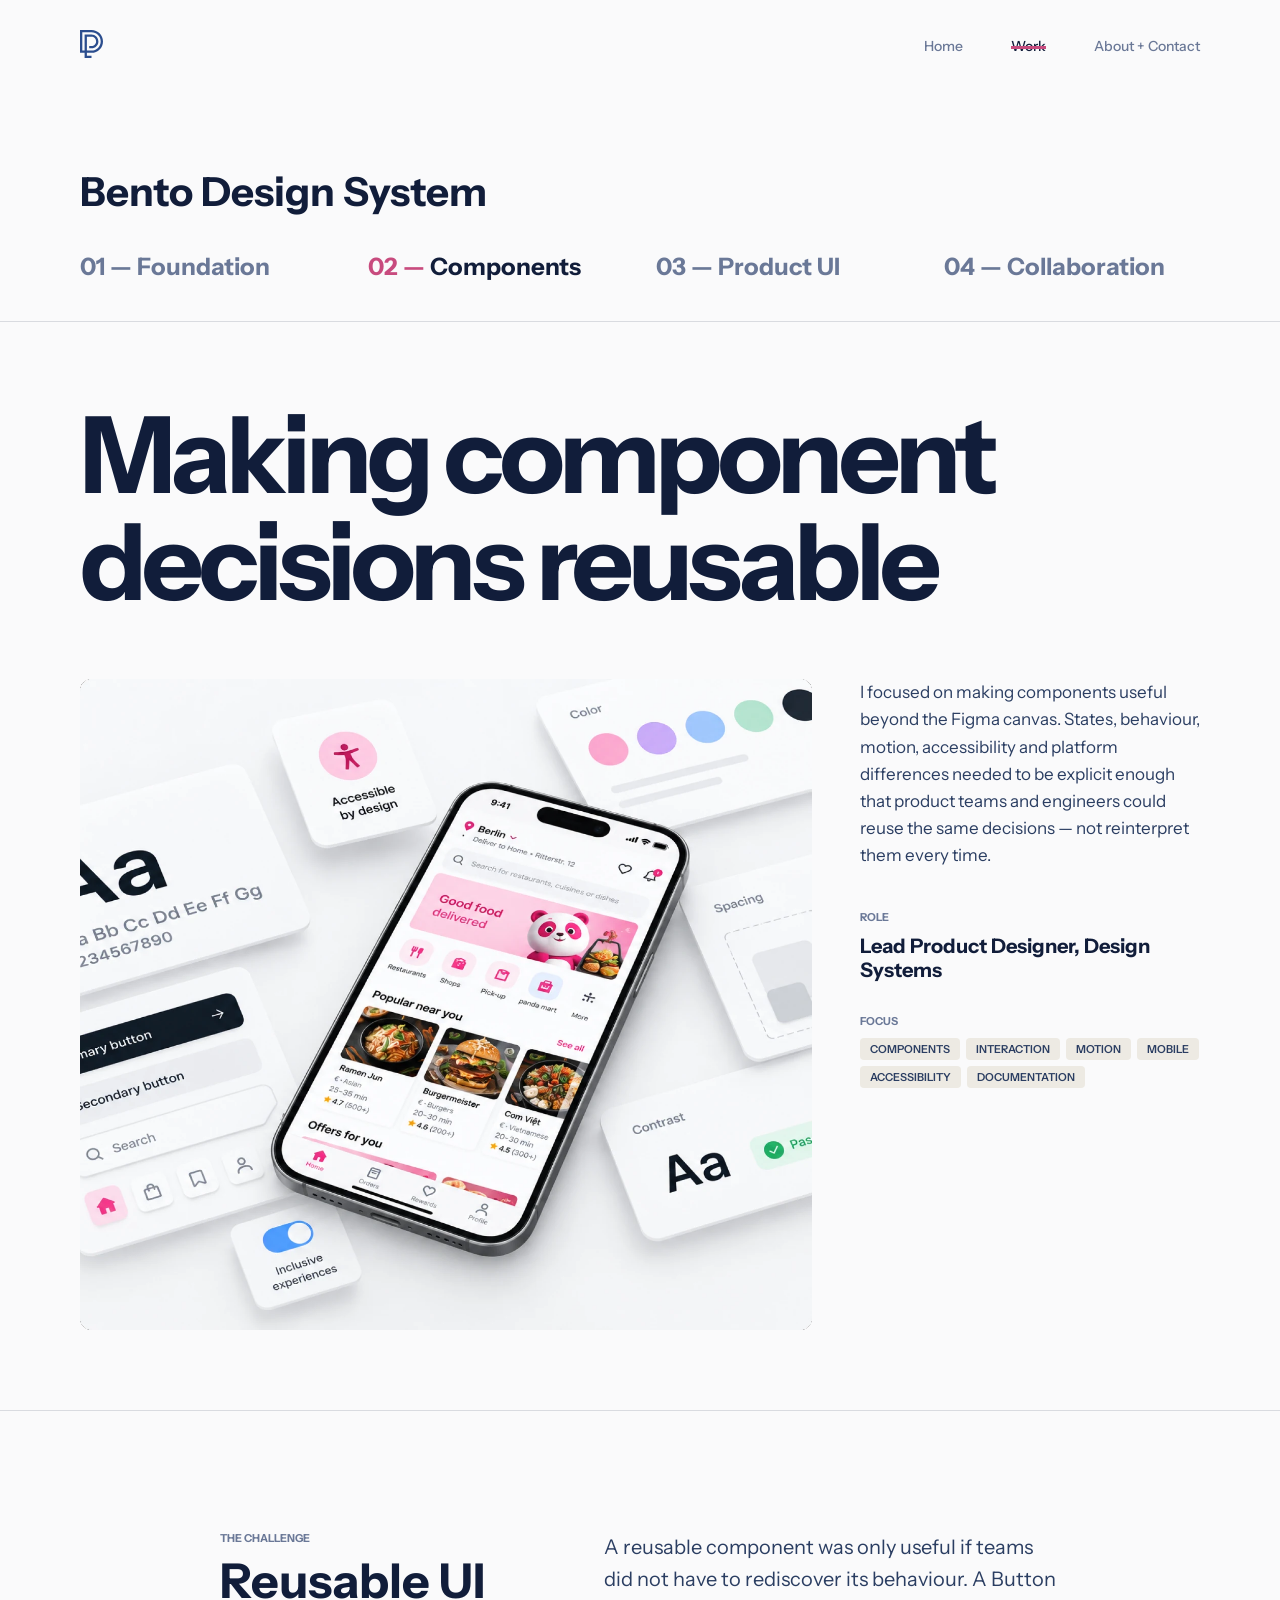
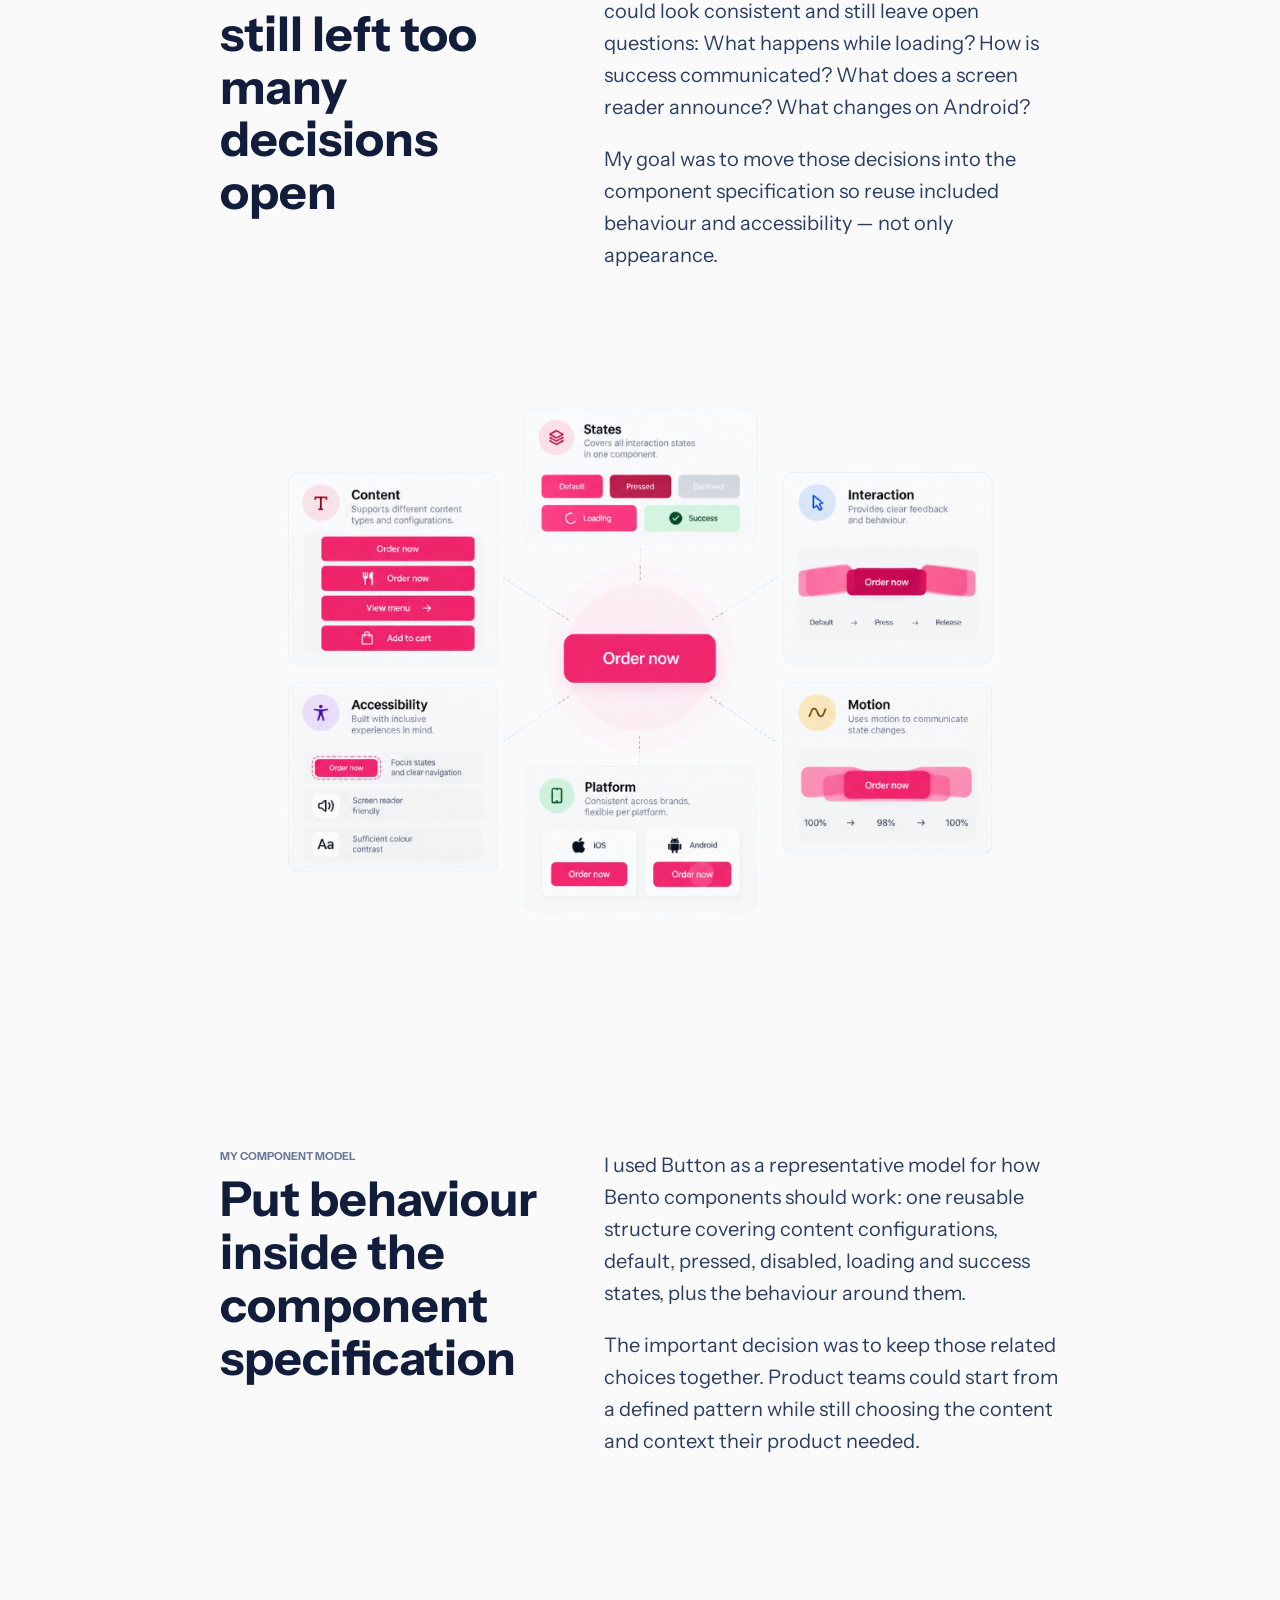
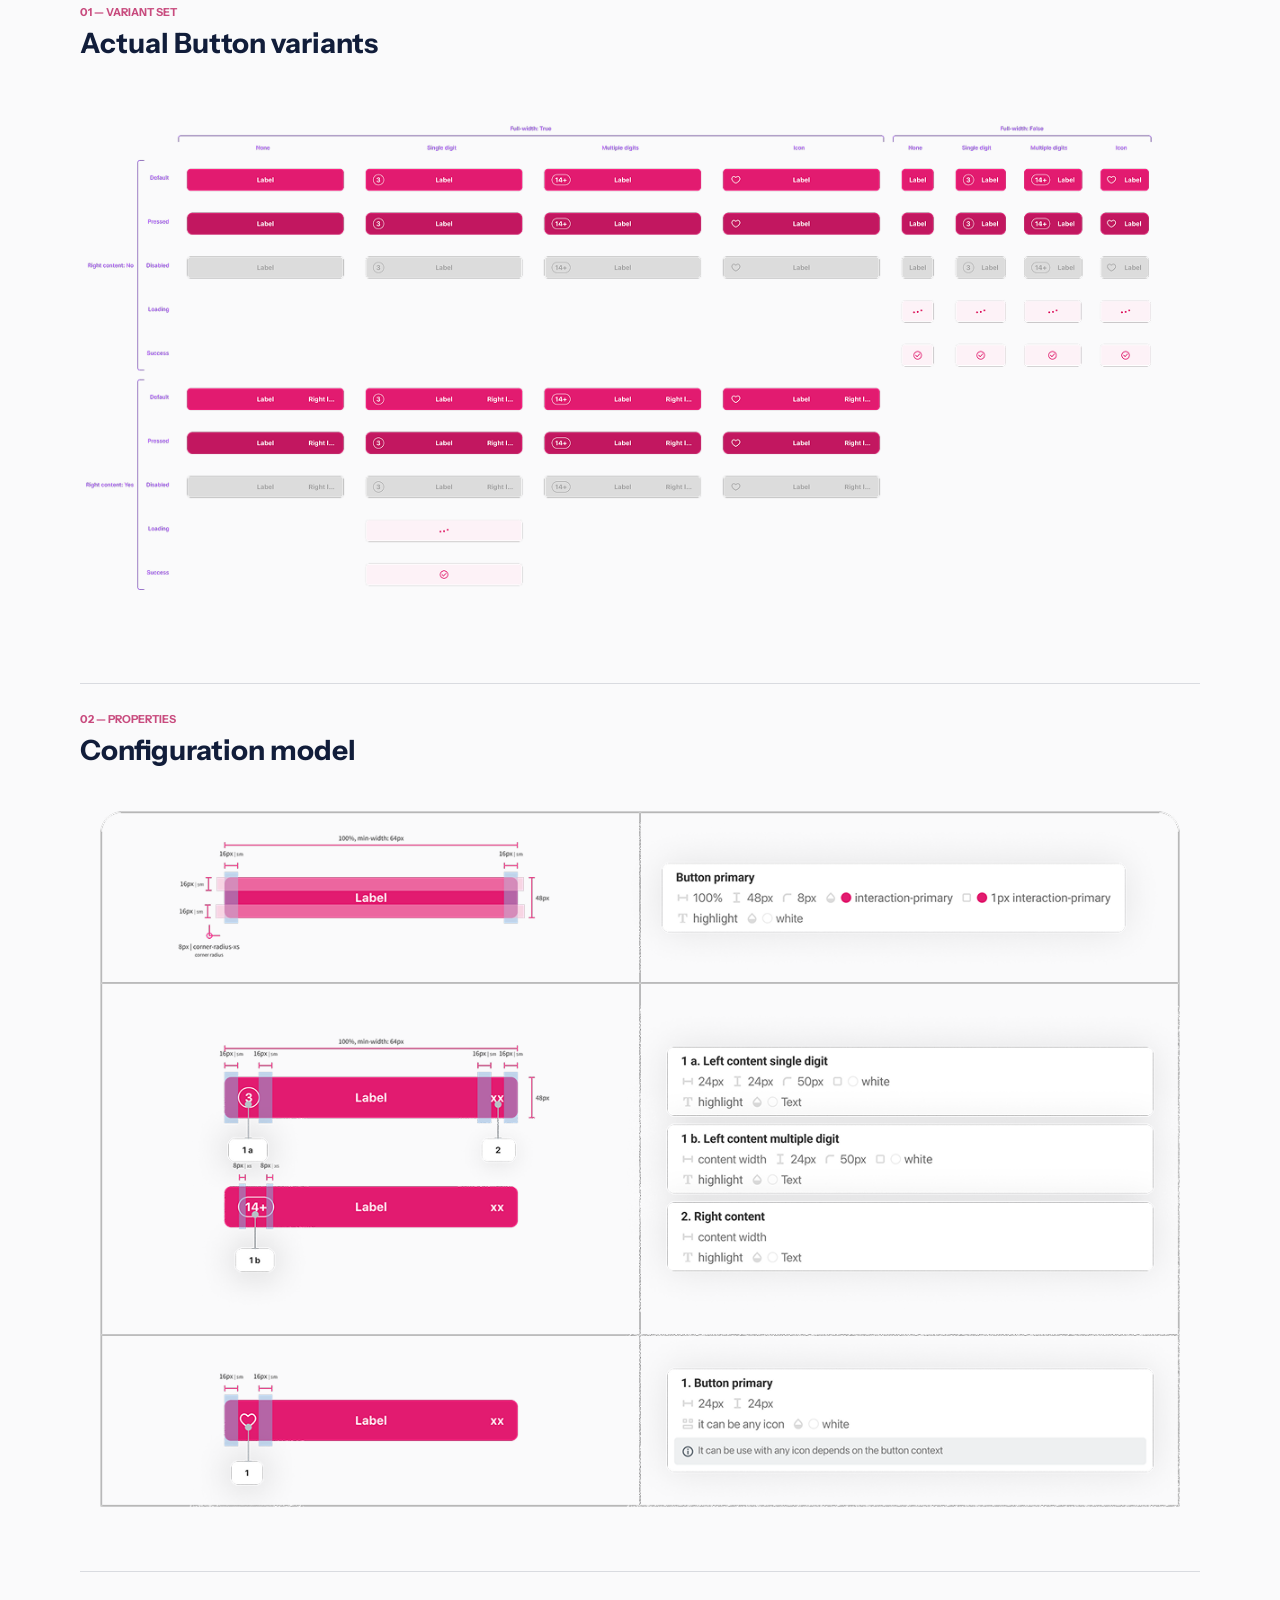
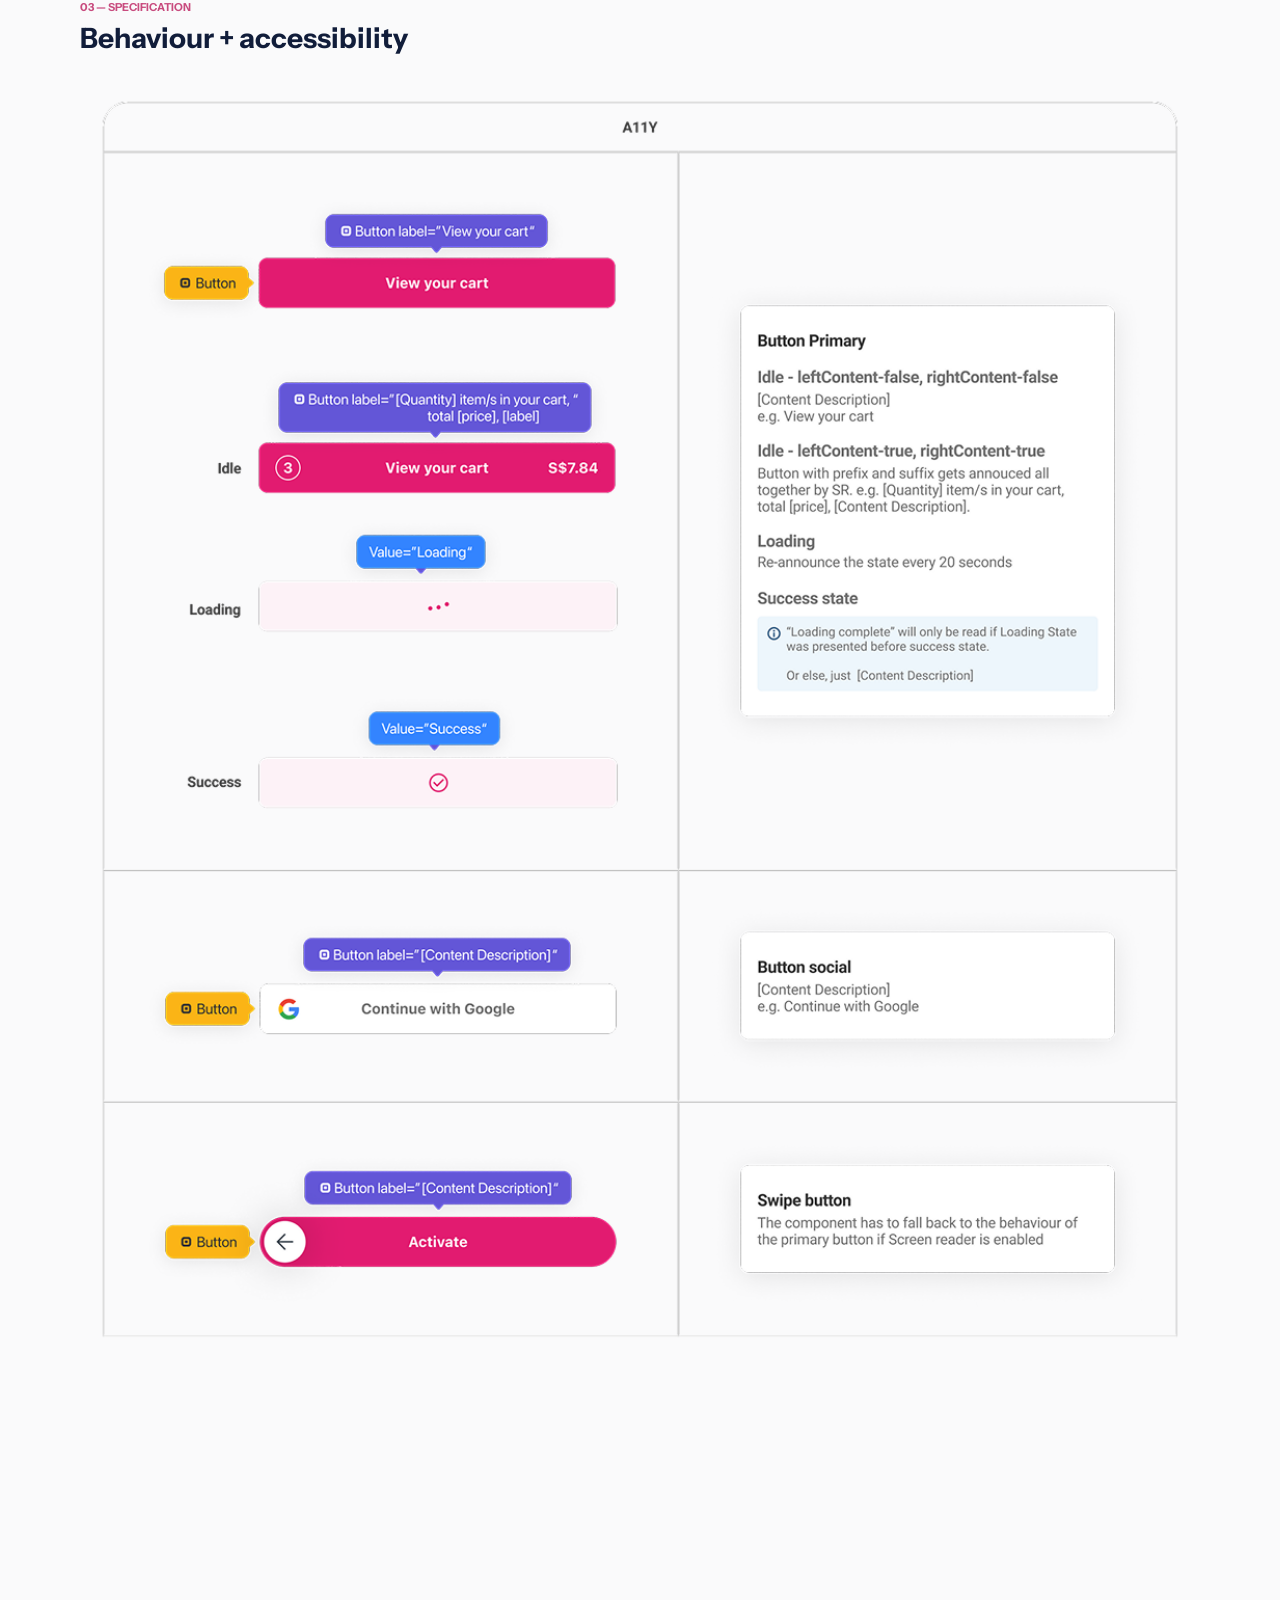
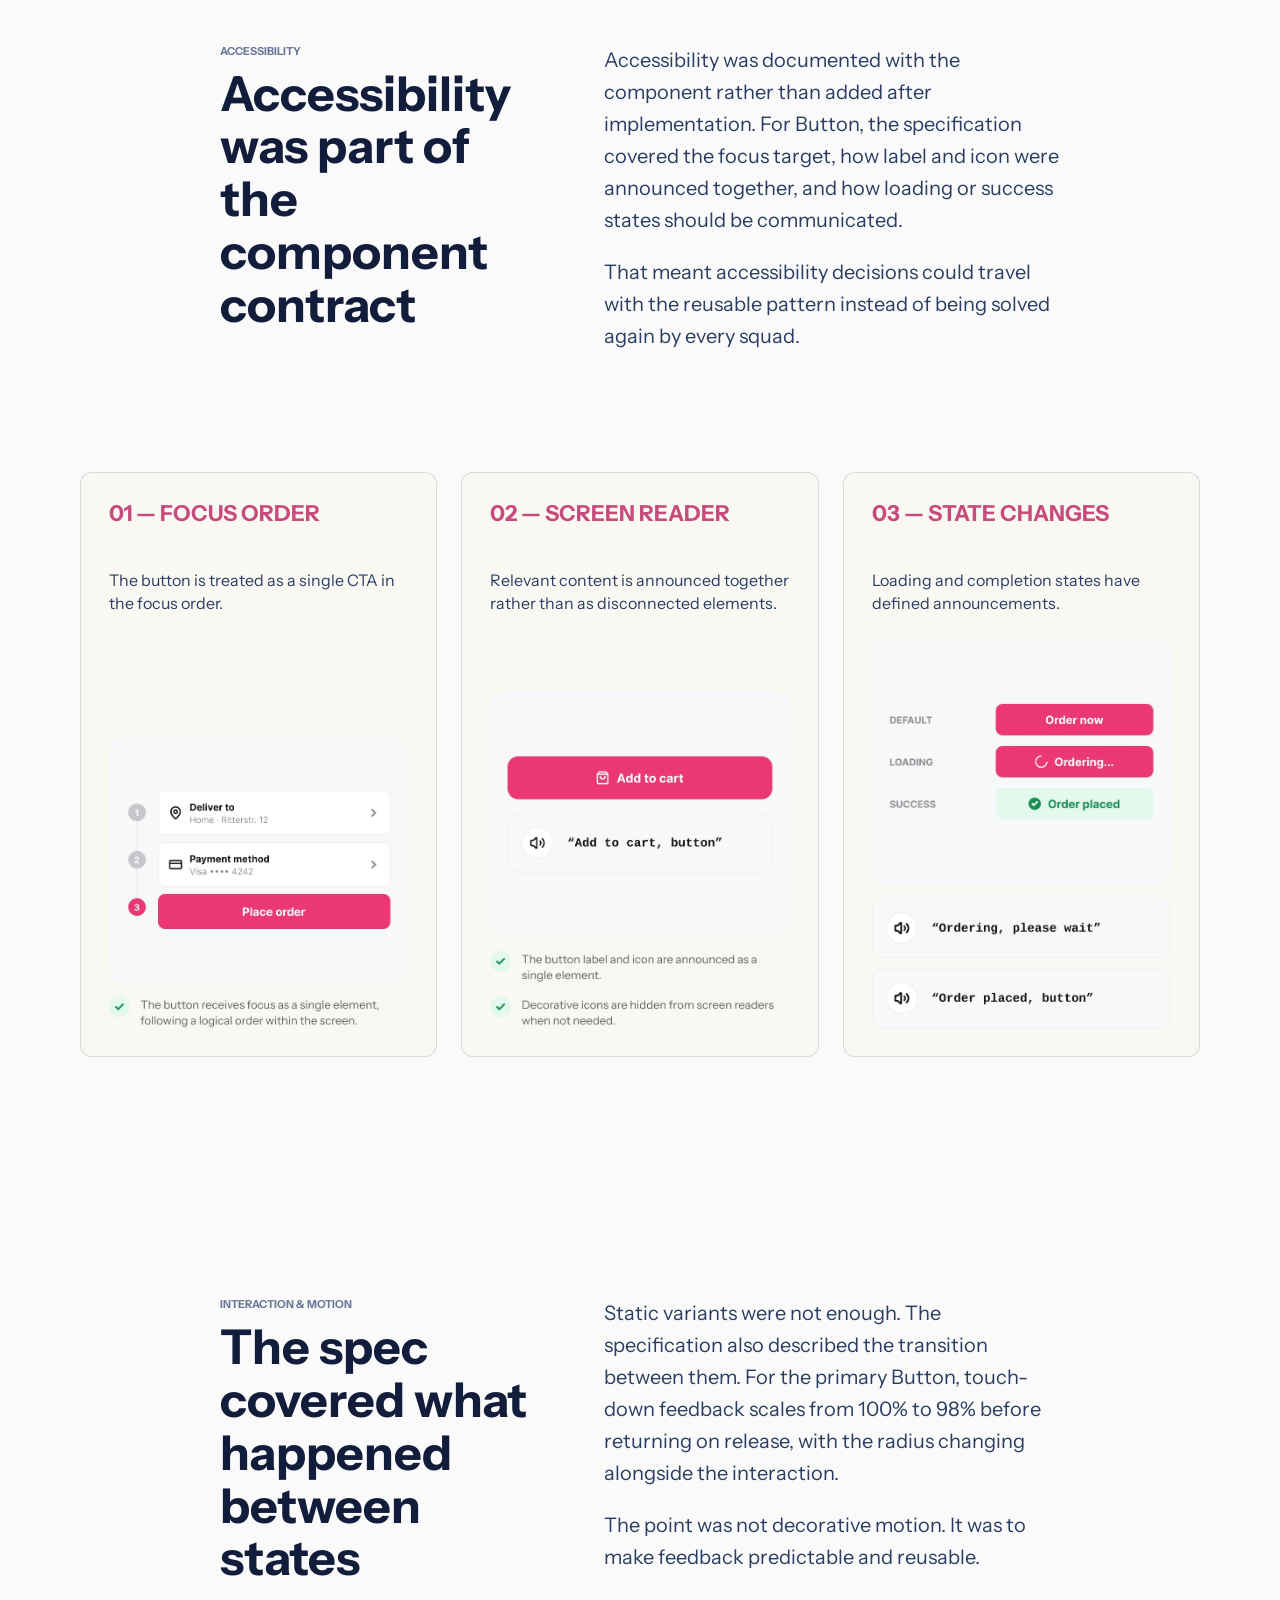
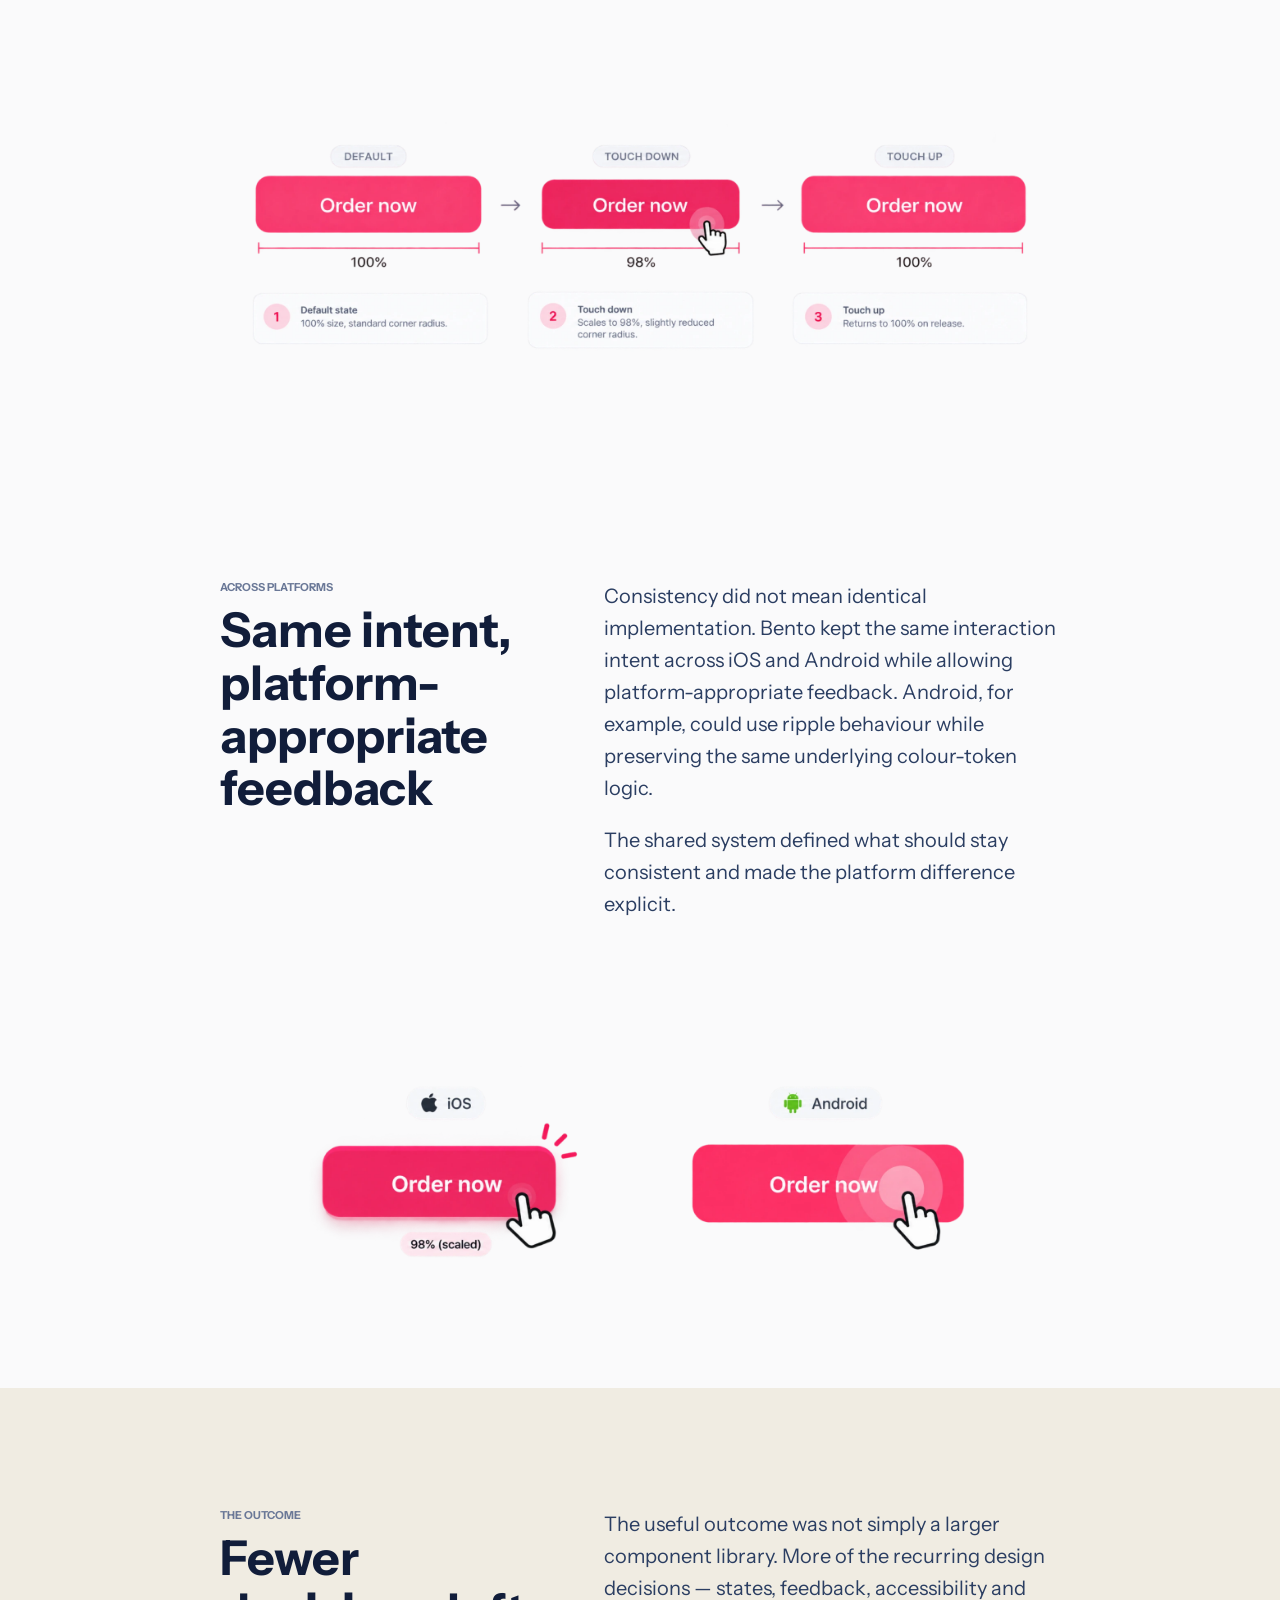
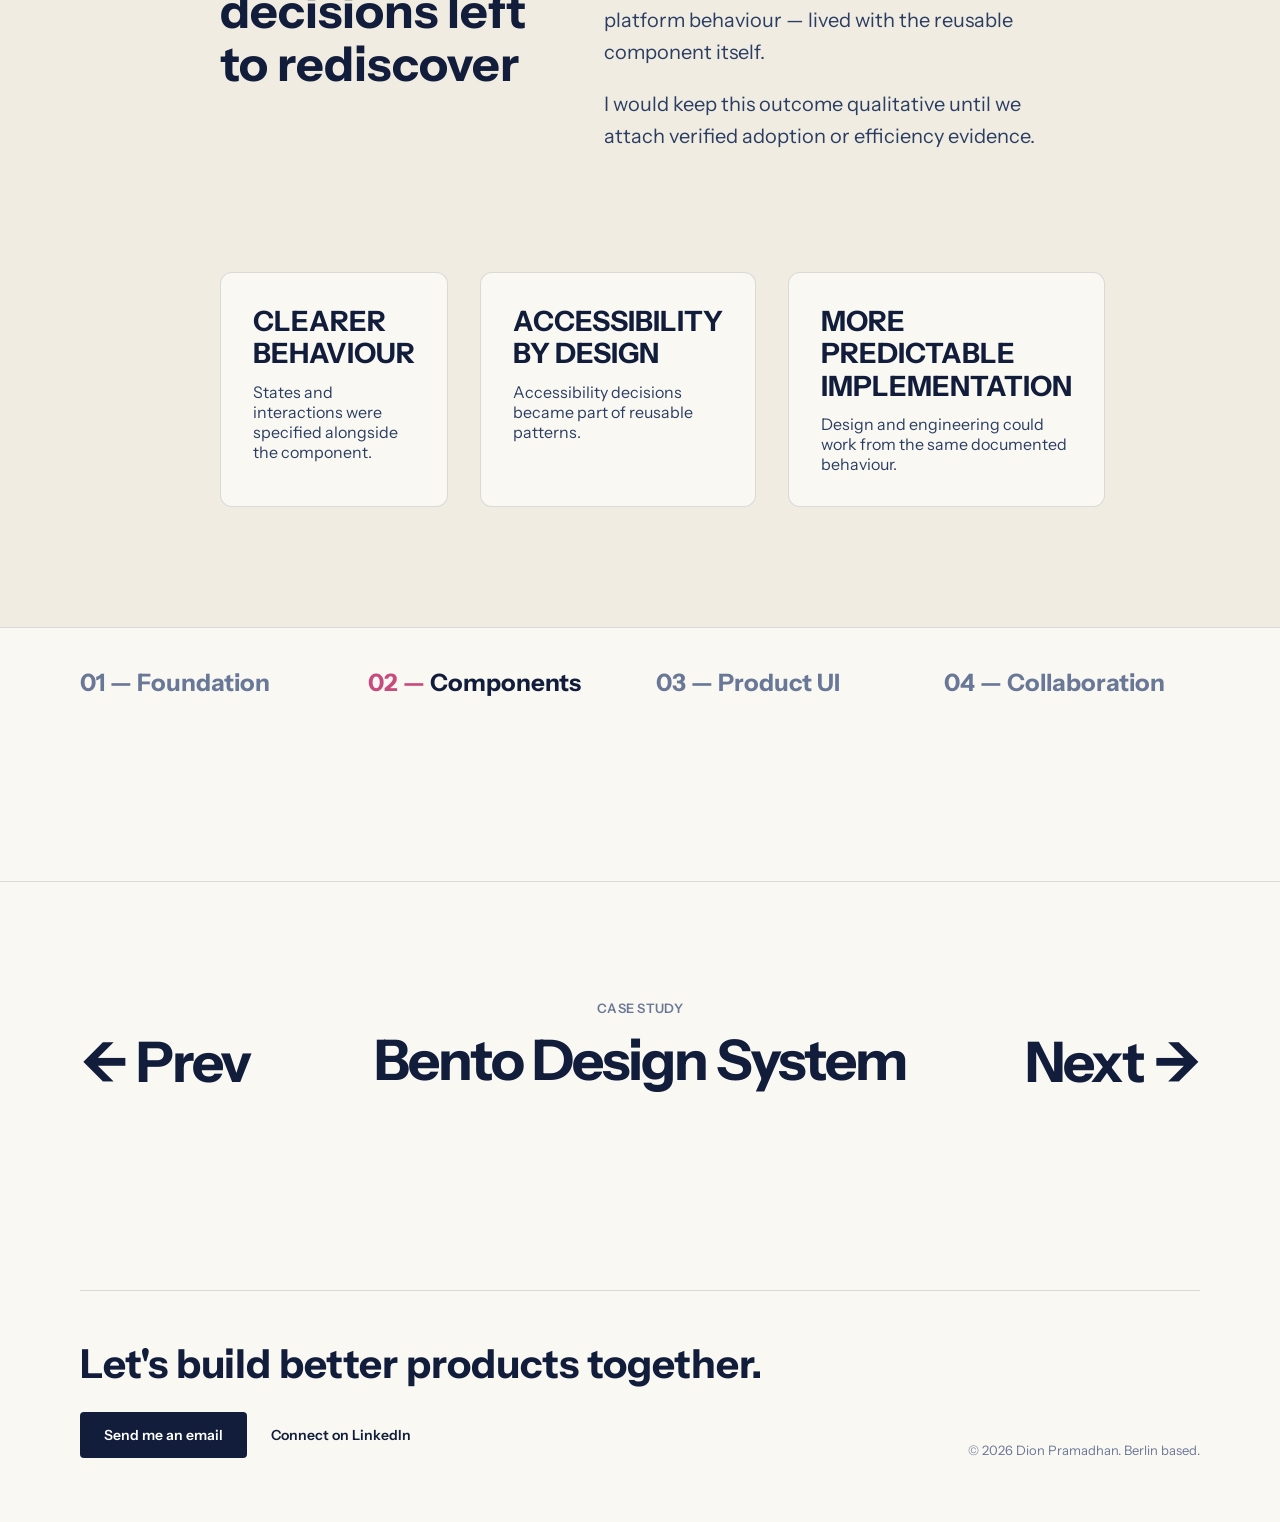
<file: bento-components.html>
<!doctype html>
<html lang="en"><head><meta charset="utf-8"><meta name="viewport" content="width=device-width,initial-scale=1"><meta name="theme-color" content="#fafafb"><title>Bento — Components | Dion Pramadhan</title>
<link rel="preconnect" href="https://fonts.googleapis.com"><link rel="preconnect" href="https://fonts.gstatic.com" crossorigin><link href="https://fonts.googleapis.com/css2?family=Instrument+Sans:ital,wght@0,400;0,500;0,600;0,700;1,700&family=Inter:wght@700&display=swap" rel="stylesheet">
<style>
:root{--bg:#fafafb;--ink:#111d3a;--body:#2b3e62;--muted:#6a7897;--orange:#c84b7e;--line:rgba(17,29,58,.14);--card:#edeae3;--pink:#c84b7e;--quote:#f0ece2}
*{box-sizing:border-box}html,body{margin:0;background:var(--bg);color:var(--ink)}body{font-family:"Instrument Sans",system-ui,sans-serif}.nav{height:92px;padding:32px 80px;display:flex;align-items:center;justify-content:space-between}.logo{width:23px;height:28px;color:#2b4d8e}.navlinks{display:flex;gap:48px}.navlinks a{position:relative;color:var(--muted);font-size:14px;font-weight:500;text-decoration:none;transition:color .22s ease}.navlinks a:hover,.navlinks a:focus-visible,.navlinks a.active{color:var(--ink)}.navlinks a::after{content:"";position:absolute;left:0;right:0;top:50%;height:3px;background:#c84b7e;transform:scaleX(0);transform-origin:left;transition:transform .62s cubic-bezier(.22,1,.36,1)}.navlinks a.active::after,.navlinks a.is-leaving::after{transform:scaleX(1);transition-delay:.18s}
main,.footer{opacity:0;transform:translateY(12px)}.page-ready main,.page-ready .footer{opacity:1;transform:none;transition:opacity .58s ease,transform .62s cubic-bezier(.22,1,.36,1)}.page-ready .footer{transition-delay:.08s}.page-leaving main,.page-leaving .footer{opacity:0;transform:translateY(10px);transition:opacity .38s ease,transform .44s cubic-bezier(.22,1,.36,1)}
.case-title{padding:80px 80px 0}.case-title h1{font-size:40px;line-height:1;margin:0}.chapter-tabs{display:grid;grid-template-columns:repeat(4,1fr);gap:32px;padding:40px 80px;border-bottom:1px solid var(--line)}.chapter-tabs a{font-size:24px;font-weight:700;text-decoration:none;color:var(--muted);transition:color .2s ease}.chapter-tabs a.active,.chapter-tabs a:hover{color:var(--ink)}.chapter-tabs a.active .num,.chapter-tabs a:hover .num{color:var(--orange)}.chapter-label{position:relative;display:inline-block}.chapter-label::after{content:"";position:absolute;left:0;right:0;top:52%;height:3px;background:#c84b7e;transform:scaleX(0);transform-origin:left;transition:transform .55s cubic-bezier(.22,1,.36,1)}.chapter-tabs a:hover .chapter-label::after,.next-tabs a:hover .chapter-label::after{transform:scaleX(1)}.chapter-compact{display:none;border-bottom:1px solid var(--line);padding:40px 80px;grid-template-columns:1fr auto 1fr;align-items:center;gap:24px;font-size:24px;font-weight:700}.chapter-compact a,.chapter-compact span{text-decoration:none}.chapter-compact .prev{justify-self:start;color:var(--muted)}.chapter-compact .current{justify-self:center;color:var(--ink);white-space:nowrap}.chapter-compact .current .num{color:var(--orange)}.chapter-compact .next{justify-self:end;color:var(--muted)}.chapter-compact .is-disabled{opacity:.32;pointer-events:none}
.hero{padding:80px;max-width:1600px;margin:0 auto}.hero h2{font-size:clamp(64px,8.33vw,120px);line-height:1;letter-spacing:-.045em;margin:0 0 64px;max-width:1280px}.hero-grid{display:grid;grid-template-columns:minmax(0,2fr) minmax(340px,.72fr);gap:48px;align-items:start}.hero-media{height:auto;border-radius:12px;overflow:hidden;background:#eee}.hero-media img{display:block;width:100%;height:auto;object-fit:contain}.intro{font-size:17px;line-height:1.6;color:var(--body);margin:0 0 40px;max-width:460px}.meta{display:flex;flex-direction:column;gap:32px}.meta-label{font-size:11px;font-weight:700;color:var(--muted);text-transform:uppercase;margin-bottom:10px}.role{font-size:20px;font-weight:700}.tags{display:flex;gap:6px;flex-wrap:wrap}.tag{background:var(--card);border-radius:4px;padding:4px 10px;font-size:11px;font-weight:600;text-transform:uppercase;color:var(--body)}
.rule{height:1px;background:var(--line)}main>.rule~*{max-width:840px;margin-left:auto;margin-right:auto}.section{padding:120px 0}.two-col{display:grid;grid-template-columns:320px minmax(0,1fr);gap:64px;align-items:start}.section h3{font-size:48px;line-height:1.1;margin:0}.section p{font-size:20px;line-height:1.6;color:var(--body);margin:0}.section p+p{margin-top:20px}.full-media{padding:0 0 80px}.full-media img{display:block;width:100%;border-radius:12px}.proof-stack{padding:0 0 120px;max-width:1120px!important}.proof-block{padding:28px 0 44px;border-top:1px solid var(--line)}.proof-block:first-child{border-top:0}.proof-block .meta-label{color:var(--orange);margin-bottom:8px}.proof-block h4{font-size:28px;line-height:1.15;margin:0 0 24px}.proof-block img{display:block;width:100%;height:auto;padding:6px;background:transparent;border-radius:0}.quote-wrap{padding:0}.quote{background:var(--quote);padding:56px}.quote p{font-family:Inter,sans-serif;font-size:40px;line-height:1.2;text-align:center;margin:0}
.cards{padding:0 0 120px;max-width:1120px!important}.card-grid{display:grid;grid-template-columns:repeat(4,minmax(0,1fr));gap:24px}.card{min-height:430px;padding:28px;border-radius:12px;background:#faf8f2;border:1px solid var(--line);display:flex;flex-direction:column;overflow:hidden}.card h4{font-size:22px;line-height:1.15;margin:0 0 16px;min-height:52px}.card h4 .num{display:block;color:#c84b7e}.card p{font-size:16px;line-height:1.45;color:var(--body);margin:0}.card img{display:block;width:100%;height:auto;object-fit:contain;margin-top:auto;padding-top:24px;border-radius:8px}
.big-statement{padding:0 0 32px;font-size:28px;line-height:1.3;font-weight:500;text-align:center;letter-spacing:-.02em}.diagram{padding:0 0 120px}.diagram-box{background:#faf8f2;border:1px solid var(--line);border-radius:12px;padding:48px}.diagram-grid{display:grid;grid-template-columns:repeat(4,1fr);gap:24px;align-items:start}.diagram-col{border:1px solid var(--line);border-radius:10px;padding:20px}.diagram-col h4{font-size:17px;margin:0 0 10px;text-align:center}.diagram-col p{font-size:14px;line-height:1.45;color:var(--muted);text-align:center}.diagram-chip{margin-top:12px;padding:10px;border-radius:8px;background:var(--card);text-align:center;font-size:14px}.supplement{grid-column:1/-1;border:1px solid var(--line);border-radius:10px;padding:20px;text-align:center}.outcome-section{max-width:none!important;background:var(--quote);padding-left:max(20px,calc((100% - 840px)/2));padding-right:max(20px,calc((100% - 840px)/2))}.outcome-section>.section,.outcome-section>.full-media,.outcome-section>.quote-wrap,.outcome-section>.outcome-cards{max-width:840px;margin-left:auto;margin-right:auto}.outcome-cards{padding:0 0 120px}.outcome-grid{display:grid;grid-template-columns:repeat(3,1fr);gap:32px}.outcome-card{padding:32px;border:1px solid var(--line);border-radius:12px;background:#faf8f2}.outcome-card strong{display:block;font-size:28px;line-height:1.15;margin-bottom:12px}.outcome-card span{color:var(--body);font-size:16px}main>.rule~.next{max-width:none!important;width:100%;margin-left:0;margin-right:0;border-top:1px solid var(--line);border-bottom:0;background:#faf8f2;padding:40px max(80px,calc((100% - 1280px)/2)) 64px}.next-tabs{display:grid;grid-template-columns:repeat(4,1fr);gap:32px;margin-bottom:120px}.next-tabs a{font-size:24px;font-weight:700;color:var(--muted);text-decoration:none;transition:color .2s ease}.next-tabs a:hover,.next-tabs a[aria-current="page"]{color:var(--ink)}.next-tabs a:hover .num,.next-tabs a[aria-current="page"] .num{color:var(--orange)}.upnext{text-align:center}.upnext small{font-size:12px;color:var(--muted);font-weight:700;text-transform:uppercase}.upnext h4{font-size:40px;line-height:1.15;margin:16px 0 0}.upnext h4 a{color:var(--ink);text-decoration:none;position:relative;display:inline-block}.upnext h4 a::after{content:"";position:absolute;left:0;right:0;top:52%;height:3px;background:#c84b7e;transform:scaleX(0);transform-origin:left;transition:transform .55s cubic-bezier(.22,1,.36,1)}.upnext h4 a:hover::after{transform:scaleX(1)}
.footer{background:#faf8f2;border-top:0;padding:80px 80px 64px}.footer-line{height:1px;background:var(--line);margin-bottom:48px}.footer-row{display:flex;align-items:flex-end;justify-content:space-between;gap:40px}.footer h2{font-size:40px;margin:0 0 24px}.contact-actions{display:flex;align-items:center;gap:24px}.contact-btn,.contact-link{position:relative;display:inline-flex;align-items:center;justify-content:center;font-size:14px;font-weight:600;text-decoration:none}.contact-btn{background:var(--ink);color:#fff;padding:14px 24px;border-radius:4px}.contact-link{color:var(--ink)}.copyright{font-size:13px;color:var(--muted)}
@media(max-width:1140px){.chapter-tabs,.next-tabs{display:none}.case-title{text-align:center}.chapter-compact{display:grid;padding-left:32px;padding-right:32px}.chapter-compact .prev,.chapter-compact .next{font-weight:700}.chapter-compact-bottom{margin-bottom:64px}}
@media(max-width:1000px){main>.rule~*{max-width:min(840px,calc(100% - 64px))}.cards,.proof-stack{max-width:calc(100% - 64px)!important}main>.rule~.next{max-width:none!important;margin-left:0;margin-right:0;padding-left:32px;padding-right:32px}.nav,.case-title,.hero,.footer{padding-left:32px;padding-right:32px}.chapter-tabs{padding-left:32px;padding-right:32px;grid-template-columns:1fr 1fr}.hero-grid,.two-col{grid-template-columns:1fr}.hero-media{height:auto;aspect-ratio:1.125}.card-grid,.diagram-grid,.outcome-grid{grid-template-columns:1fr 1fr}}
@media(max-width:425px){.chapter-compact{grid-template-columns:auto 1fr auto;gap:10px}.chapter-compact .compact-label{display:none}.chapter-compact .current{justify-self:center;font-size:16px}.chapter-compact .prev,.chapter-compact .next{font-size:24px;line-height:1}}
@media(max-width:720px){main>.rule~*{max-width:calc(100% - 40px)}.cards,.proof-stack{max-width:calc(100% - 40px)!important}.proof-block{padding:20px 0 32px}.proof-block h4{font-size:24px;margin-bottom:18px}.card{min-height:0}.card h4{min-height:0}.card img{height:auto;max-height:220px}main>.rule~.next{max-width:none!important;margin-left:0;margin-right:0;padding-left:20px;padding-right:20px}.nav{height:auto;padding:22px 20px}.navlinks{gap:18px}.case-title,.hero,.footer{padding-left:20px;padding-right:20px}.case-title{padding-top:44px}.chapter-tabs{padding:24px 20px;grid-template-columns:1fr;gap:12px}.chapter-tabs a{font-size:18px}.chapter-compact{padding:24px 20px;font-size:18px;gap:12px}.chapter-compact-bottom{margin-bottom:48px}.hero{padding-top:48px}.hero h2{font-size:56px}.section{padding-top:80px;padding-bottom:80px}.two-col{grid-template-columns:1fr;gap:24px}.section h3{font-size:38px}.section p{font-size:18px}.quote{padding:32px 20px}.quote p{font-size:28px}.card-grid,.diagram-grid,.outcome-grid{grid-template-columns:1fr}.next-tabs{grid-template-columns:1fr;gap:12px;margin-bottom:72px}.next-tabs a{font-size:18px}.upnext h4{font-size:32px}.footer-row{align-items:flex-start;flex-direction:column}}
.card-grid:has(.card:nth-child(3):last-child){grid-template-columns:repeat(3,minmax(0,1fr))}@media(max-width:1000px){.card-grid:has(.card:nth-child(3):last-child){grid-template-columns:repeat(3,minmax(0,1fr))}}@media(max-width:720px){.card-grid:has(.card:nth-child(3):last-child){grid-template-columns:1fr}}
/* Accessibility hardening */
.skip-link{position:fixed;top:12px;left:12px;z-index:9999;padding:10px 14px;background:#111d3a;color:#fff;border-radius:6px;font:600 14px/1.2 "Instrument Sans",sans-serif;text-decoration:none;transform:translateY(-160%);transition:transform .2s ease}
.skip-link:focus{transform:translateY(0)}
a:focus-visible,button:focus-visible,[tabindex]:focus-visible{outline:3px solid #c84b7e;outline-offset:4px;border-radius:3px}
@media(prefers-reduced-motion:reduce){html{scroll-behavior:auto!important}*,*::before,*::after{animation-duration:.01ms!important;animation-iteration-count:1!important;transition-duration:.01ms!important;transition-delay:0s!important}}
.back-to-top{position:fixed;right:28px;bottom:28px;width:44px;height:44px;border:1px solid rgba(17,24,39,.12);border-radius:50%;background:var(--ink);color:#fff;display:flex;align-items:center;justify-content:center;font:700 20px/1 "Instrument Sans",sans-serif;cursor:pointer;z-index:20;opacity:0;transform:translateY(10px);pointer-events:none;transition:opacity .2s ease,transform .24s cubic-bezier(.22,1,.36,1),background-color .2s ease}.back-to-top.is-visible{opacity:1;transform:translateY(0);pointer-events:auto}.back-to-top:hover{background:#1f2937}.back-to-top:focus-visible{outline:3px solid #c84b7e;outline-offset:4px}@media(max-width:720px){.back-to-top{right:16px;bottom:16px;width:42px;height:42px}}@media(max-width:720px){.footer-row{align-items:center!important;text-align:center}.footer-row>div:first-child{width:100%;display:flex;flex-direction:column;align-items:center}.footer h2{text-align:center}.contact-actions,.footer-links{align-items:center!important;justify-content:center}.copyright{width:100%;text-align:center}}</style><link rel="stylesheet" href="/assets/case-study-nav.css"></head><body>
<a class="skip-link" href="#main-content">Skip to main content</a>
<header class="nav"><a href="/" aria-label="Dion — Home"><svg class="logo" viewBox="0 0 23 28" role="img" aria-label="Dion" xmlns="http://www.w3.org/2000/svg"><path fill-rule="evenodd" clip-rule="evenodd" d="M11.5 0H0V22.8571H4.6V28H5.75H6.9H11.5V25.7143H6.9V22.8571H11.5C17.8513 22.8571 23 17.7404 23 11.4286C23 5.11675 17.8513 0 11.5 0ZM6.9 18.2857V20.5714H11.5C16.581 20.5714 20.7 16.4781 20.7 11.4286C20.7 6.37909 16.581 2.28571 11.5 2.28571H2.3V20.5714H4.6V18.2857V6.28571V4.57143H11.5C15.3108 4.57143 18.4 7.64149 18.4 11.4286C18.4 15.2157 15.3108 18.2857 11.5 18.2857H9.2V16H11.5C14.0405 16 16.1 13.9533 16.1 11.4286C16.1 8.90383 14.0405 6.85714 11.5 6.85714H6.9V13.1429V16V18.2857Z" fill="currentColor"/></svg></a><nav class="navlinks" aria-label="Main navigation"><a href="/">Home</a><a class="active" aria-current="page" href="/work.html">Work</a><a href="/about.html">About + Contact</a></nav></header>
<main id="main-content">
<section class="case-title"><h1>Bento Design System</h1></section>
<nav class="chapter-tabs" aria-label="Bento chapters"><a href="/bento-foundation.html"><span class="num">01 — </span><span class="chapter-label">Foundation</span></a><a href="/bento-components.html" class="active"><span class="num">02 — </span><span class="chapter-label">Components</span></a><a href="/bento-product-ui.html"><span class="num">03 — </span><span class="chapter-label">Product UI</span></a><a href="/bento-collaboration.html"><span class="num">04 — </span><span class="chapter-label">Collaboration</span></a></nav><nav class="chapter-compact" aria-label="Bento chapter navigation"><a class="prev" href="/bento-foundation.html" aria-label="Previous chapter">‹ <span class="compact-label">Prev</span></a><span class="current" aria-current="page"><span class="num">02 — </span>Components</span><a class="next" href="/bento-product-ui.html" aria-label="Next chapter"><span class="compact-label">Next</span> ›</a></nav>
<section class="hero"><h2>Making component decisions reusable</h2><div class="hero-grid"><div class="hero-media"><img src="/assets/bento-ch02-thumbnail.webp" alt=""></div><div><p class="intro">I focused on making components useful beyond the Figma canvas. States, behaviour, motion, accessibility and platform differences needed to be explicit enough that product teams and engineers could reuse the same decisions — not reinterpret them every time.</p><div class="meta"><div><div class="meta-label">Role</div><div class="role">Lead Product Designer, Design Systems</div></div><div><div class="meta-label">Focus</div><div class="tags"><span class="tag">Components</span><span class="tag">Interaction</span><span class="tag">Motion</span><span class="tag">Mobile</span><span class="tag">Accessibility</span><span class="tag">Documentation</span></div></div></div></div></div></section>
<div class="rule"></div>
<section class="section"><div class="two-col"><div><div class="meta-label">The challenge</div><h3>Reusable UI still left too many decisions open</h3></div><div><p>A reusable component was only useful if teams did not have to rediscover its behaviour. A Button could look consistent and still leave open questions: What happens while loading? How is success communicated? What does a screen reader announce? What changes on Android?</p><p>My goal was to move those decisions into the component specification so reuse included behaviour and accessibility — not only appearance.</p></div></div></section><div class="full-media"><img src="/assets/bento-ch02-component-system.webp" alt="Button component responsibilities across content, states, interaction, accessibility, platform and motion"></div><section class="section"><div class="two-col"><div><div class="meta-label">My component model</div><h3>Put behaviour inside the component specification</h3></div><div><p>I used Button as a representative model for how Bento components should work: one reusable structure covering content configurations, default, pressed, disabled, loading and success states, plus the behaviour around them.</p><p>The important decision was to keep those related choices together. Product teams could start from a defined pattern while still choosing the content and context their product needed.</p></div></div></section><section class="proof-stack" aria-label="Bento Button specification evidence">
  <div class="proof-block"><div class="meta-label">01 — Variant set</div><h4>Actual Button variants</h4><img src="/assets/bento-ch02-button-variant-matrix.webp" alt="Actual Bento Button component variants showing multiple states and content configurations" loading="lazy"></div>
  <div class="proof-block"><div class="meta-label">02 — Properties</div><h4>Configuration model</h4><img src="/assets/bento-ch02-button-configuration-spec.webp" alt="Bento Button component configuration and anatomy specification" loading="lazy"></div>
  <div class="proof-block"><div class="meta-label">03 — Specification</div><h4>Behaviour + accessibility</h4><img src="/assets/bento-ch02-button-accessibility-spec.webp" alt="Bento Button behaviour and accessibility specification" loading="lazy"></div>
</section><section class="section"><div class="two-col"><div><div class="meta-label">Accessibility</div><h3>Accessibility was part of the component contract</h3></div><div><p>Accessibility was documented with the component rather than added after implementation. For Button, the specification covered the focus target, how label and icon were announced together, and how loading or success states should be communicated.</p><p>That meant accessibility decisions could travel with the reusable pattern instead of being solved again by every squad.</p></div></div></section><section class="cards"><div class="card-grid"><div class="card"><h4><span class="num">01 — FOCUS ORDER</span></h4><p>The button is treated as a single CTA in the focus order.</p><img src="/assets/bento-ch02-focus-order.webp" alt="Focus order example"></div><div class="card"><h4><span class="num">02 — SCREEN READER</span></h4><p>Relevant content is announced together rather than as disconnected elements.</p><img src="/assets/bento-ch02-screen-reader.webp" alt="Screen reader example"></div><div class="card"><h4><span class="num">03 — STATE CHANGES</span></h4><p>Loading and completion states have defined announcements.</p><img src="/assets/bento-ch02-state-changes.webp" alt="State change announcements example"></div></div></section><section class="section"><div class="two-col"><div><div class="meta-label">Interaction & motion</div><h3>The spec covered what happened between states</h3></div><div><p>Static variants were not enough. The specification also described the transition between them. For the primary Button, touch-down feedback scales from 100% to 98% before returning on release, with the radius changing alongside the interaction.</p><p>The point was not decorative motion. It was to make feedback predictable and reusable.</p></div></div></section><div class="full-media"><img src="/assets/bento-ch02-interaction-motion.webp" alt="Button touch interaction from default to touch down and touch up"></div><section class="section"><div class="two-col"><div><div class="meta-label">Across platforms</div><h3>Same intent, platform-appropriate feedback</h3></div><div><p>Consistency did not mean identical implementation. Bento kept the same interaction intent across iOS and Android while allowing platform-appropriate feedback. Android, for example, could use ripple behaviour while preserving the same underlying colour-token logic.</p><p>The shared system defined what should stay consistent and made the platform difference explicit.</p></div></div></section>
<div class="full-media"><img src="/assets/bento-ch02-platforms.webp" alt="iOS and Android button interaction comparison"></div><div class="outcome-section"><section class="section"><div class="two-col"><div><div class="meta-label">The outcome</div><h3>Fewer decisions left to rediscover</h3></div><div><p>The useful outcome was not simply a larger component library. More of the recurring design decisions — states, feedback, accessibility and platform behaviour — lived with the reusable component itself.</p><p>I would keep this outcome qualitative until we attach verified adoption or efficiency evidence.</p></div></div></section><section class="outcome-cards"><div class="outcome-grid"><div class="outcome-card"><strong>CLEARER BEHAVIOUR</strong><span>States and interactions were specified alongside the component.</span></div><div class="outcome-card"><strong>ACCESSIBILITY BY DESIGN</strong><span>Accessibility decisions became part of reusable patterns.</span></div><div class="outcome-card"><strong>MORE PREDICTABLE IMPLEMENTATION</strong><span>Design and engineering could work from the same documented behaviour.</span></div></div></section></div>
<section class="next"><div class="next-tabs"><a href="/bento-foundation.html"><span class="num">01 — </span><span class="chapter-label">Foundation</span></a><a href="/bento-components.html" aria-current="page"><span class="num">02 — </span><span class="chapter-label">Components</span></a><a href="/bento-product-ui.html"><span class="num">03 — </span><span class="chapter-label">Product UI</span></a><a href="/bento-collaboration.html"><span class="num">04 — </span><span class="chapter-label">Collaboration</span></a></div><nav class="chapter-compact chapter-compact-bottom" aria-label="Bento chapter navigation"><a class="prev" href="/bento-foundation.html" aria-label="Previous chapter">‹ <span class="compact-label">Prev</span></a><span class="current" aria-current="page"><span class="num">02 — </span>Components</span><a class="next" href="/bento-product-ui.html" aria-label="Next chapter"><span class="compact-label">Next</span> ›</a></nav></section><div data-case-study-cycle="bento"></div>
</main>
<footer class="footer"><div class="footer-line"></div><div class="footer-row"><div><h2>Let's build better products together.</h2><div class="contact-actions"><a class="contact-btn" href="mailto:pramadhan.dion@gmail.com">Send me an email</a><a class="contact-link" href="https://www.linkedin.com/in/dion-pramadhan-168614108/" target="_blank" rel="noreferrer">Connect on LinkedIn</a></div></div><div class="copyright">© <span id="copyrightYear"></span> Dion Pramadhan. Berlin based.</div></div></footer>
<script>document.getElementById("copyrightYear").textContent=new Date().getFullYear();requestAnimationFrame(()=>requestAnimationFrame(()=>document.body.classList.add("page-ready")));document.querySelectorAll(".navlinks a:not(.active)").forEach(link=>link.addEventListener("click",e=>{const href=link.getAttribute("href");if(!href||href.startsWith("mailto:")||href.startsWith("http"))return;e.preventDefault();document.querySelectorAll(".navlinks a").forEach(a=>a.classList.remove("active","is-leaving"));link.classList.add("active","is-leaving");setTimeout(()=>document.body.classList.add("page-leaving"),260);setTimeout(()=>location.href=href,980)}));</script>
<button class="back-to-top" type="button" aria-label="Back to top" title="Back to top">↑</button><script>(()=>{const button=document.querySelector(".back-to-top");if(!button)return;const reduceMotion=window.matchMedia("(prefers-reduced-motion: reduce)").matches;let lastY=window.scrollY;let programmatic=false;let ticking=false;const hide=()=>button.classList.remove("is-visible");const show=()=>button.classList.add("is-visible");const update=()=>{const y=window.scrollY;const delta=y-lastY;if(programmatic){hide();if(y<=4)programmatic=false;lastY=y;ticking=false;return}if(y<280){hide()}else if(delta<=-6){show()}else if(delta>=6){hide()}lastY=y;ticking=false};window.addEventListener("scroll",()=>{if(!ticking){requestAnimationFrame(update);ticking=true}},{passive:true});button.addEventListener("click",()=>{programmatic=true;hide();window.scrollTo({top:0,behavior:reduceMotion?"auto":"smooth"})});})();</script><script src="/assets/case-study-nav.js"></script></body></html>
</file>
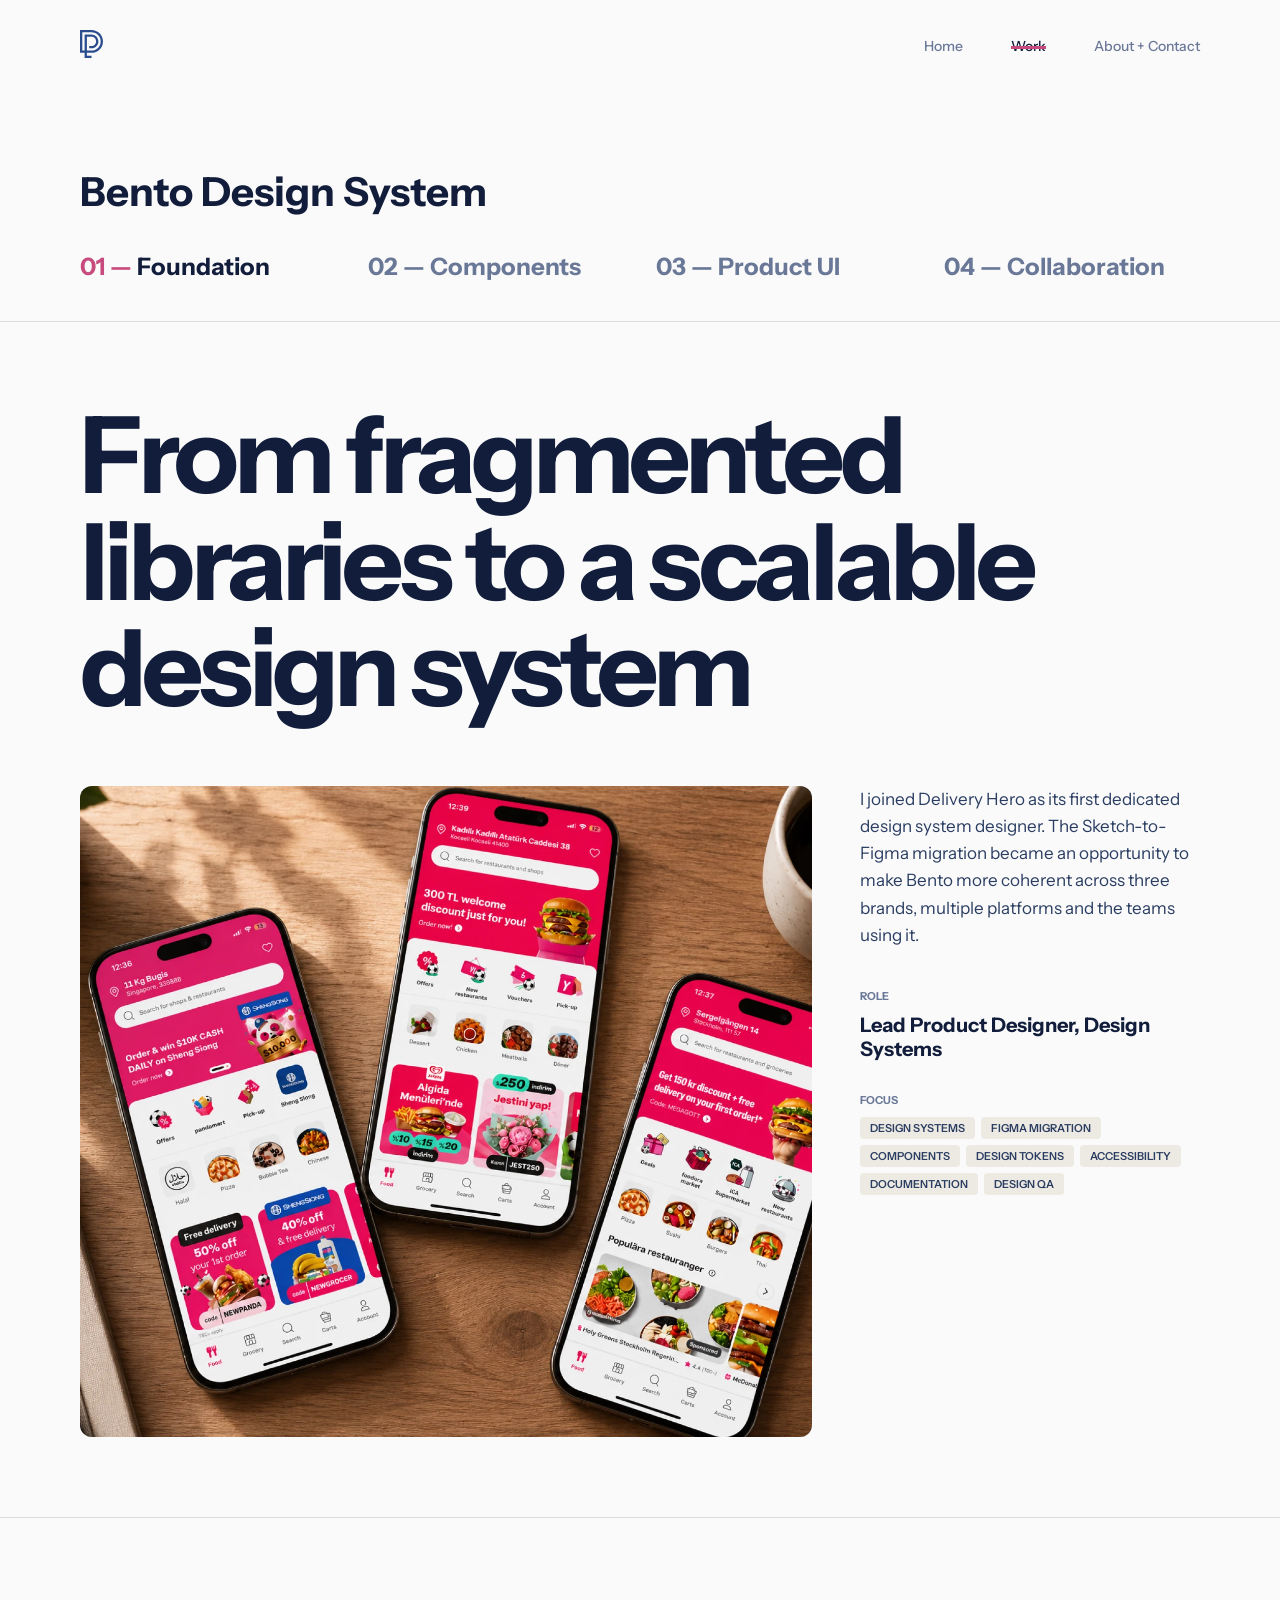
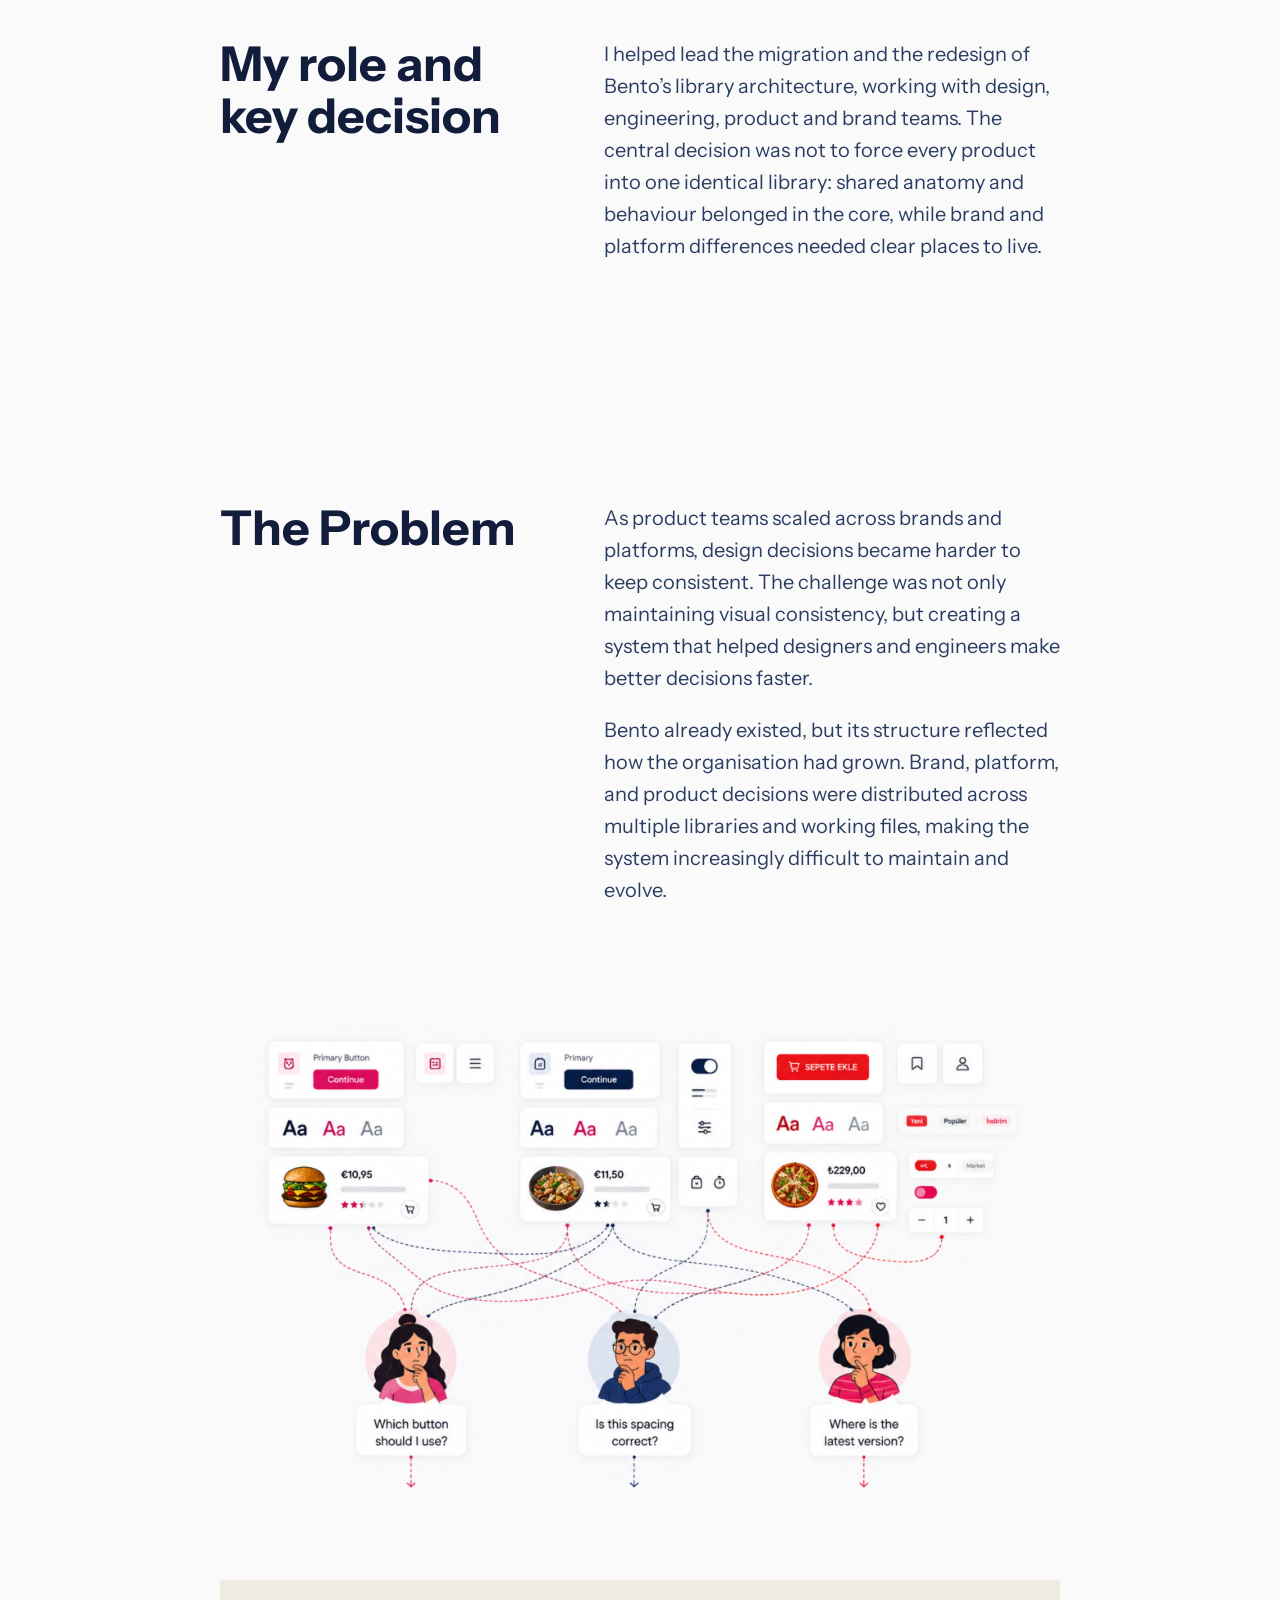
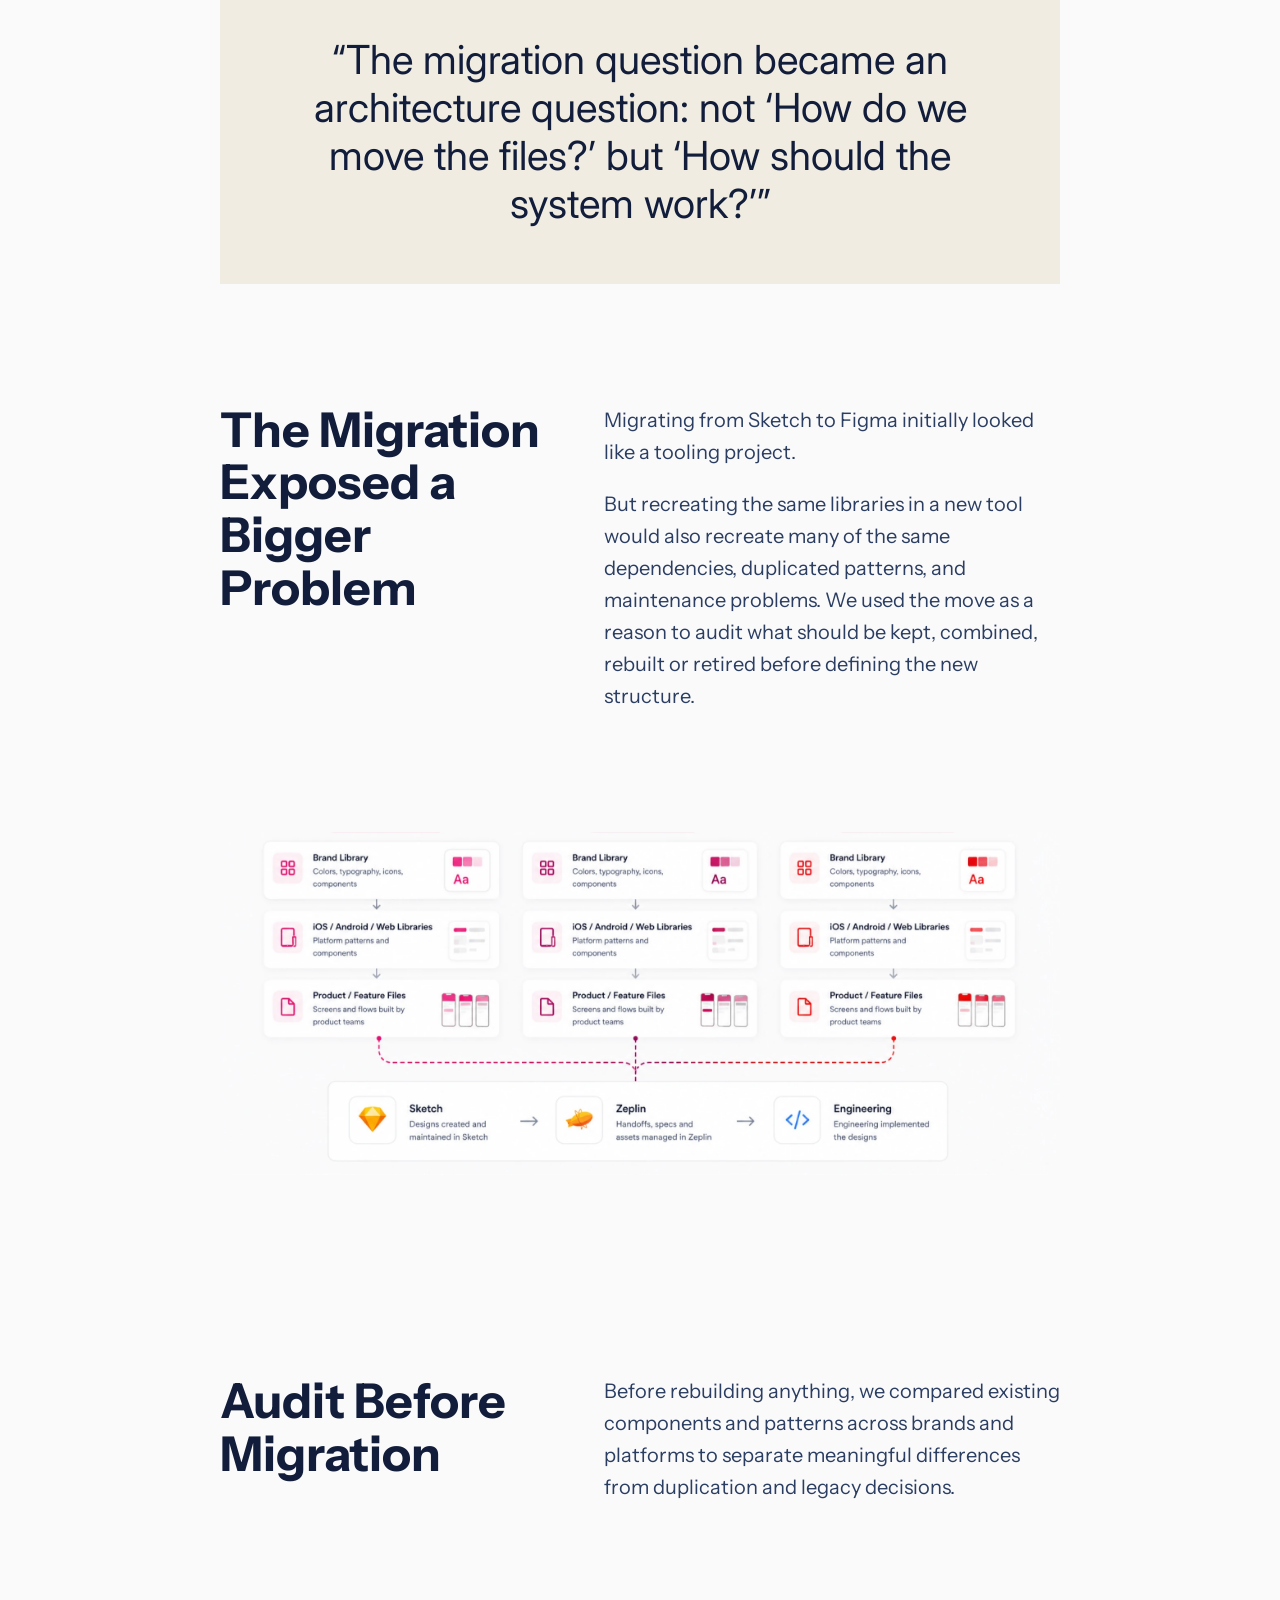
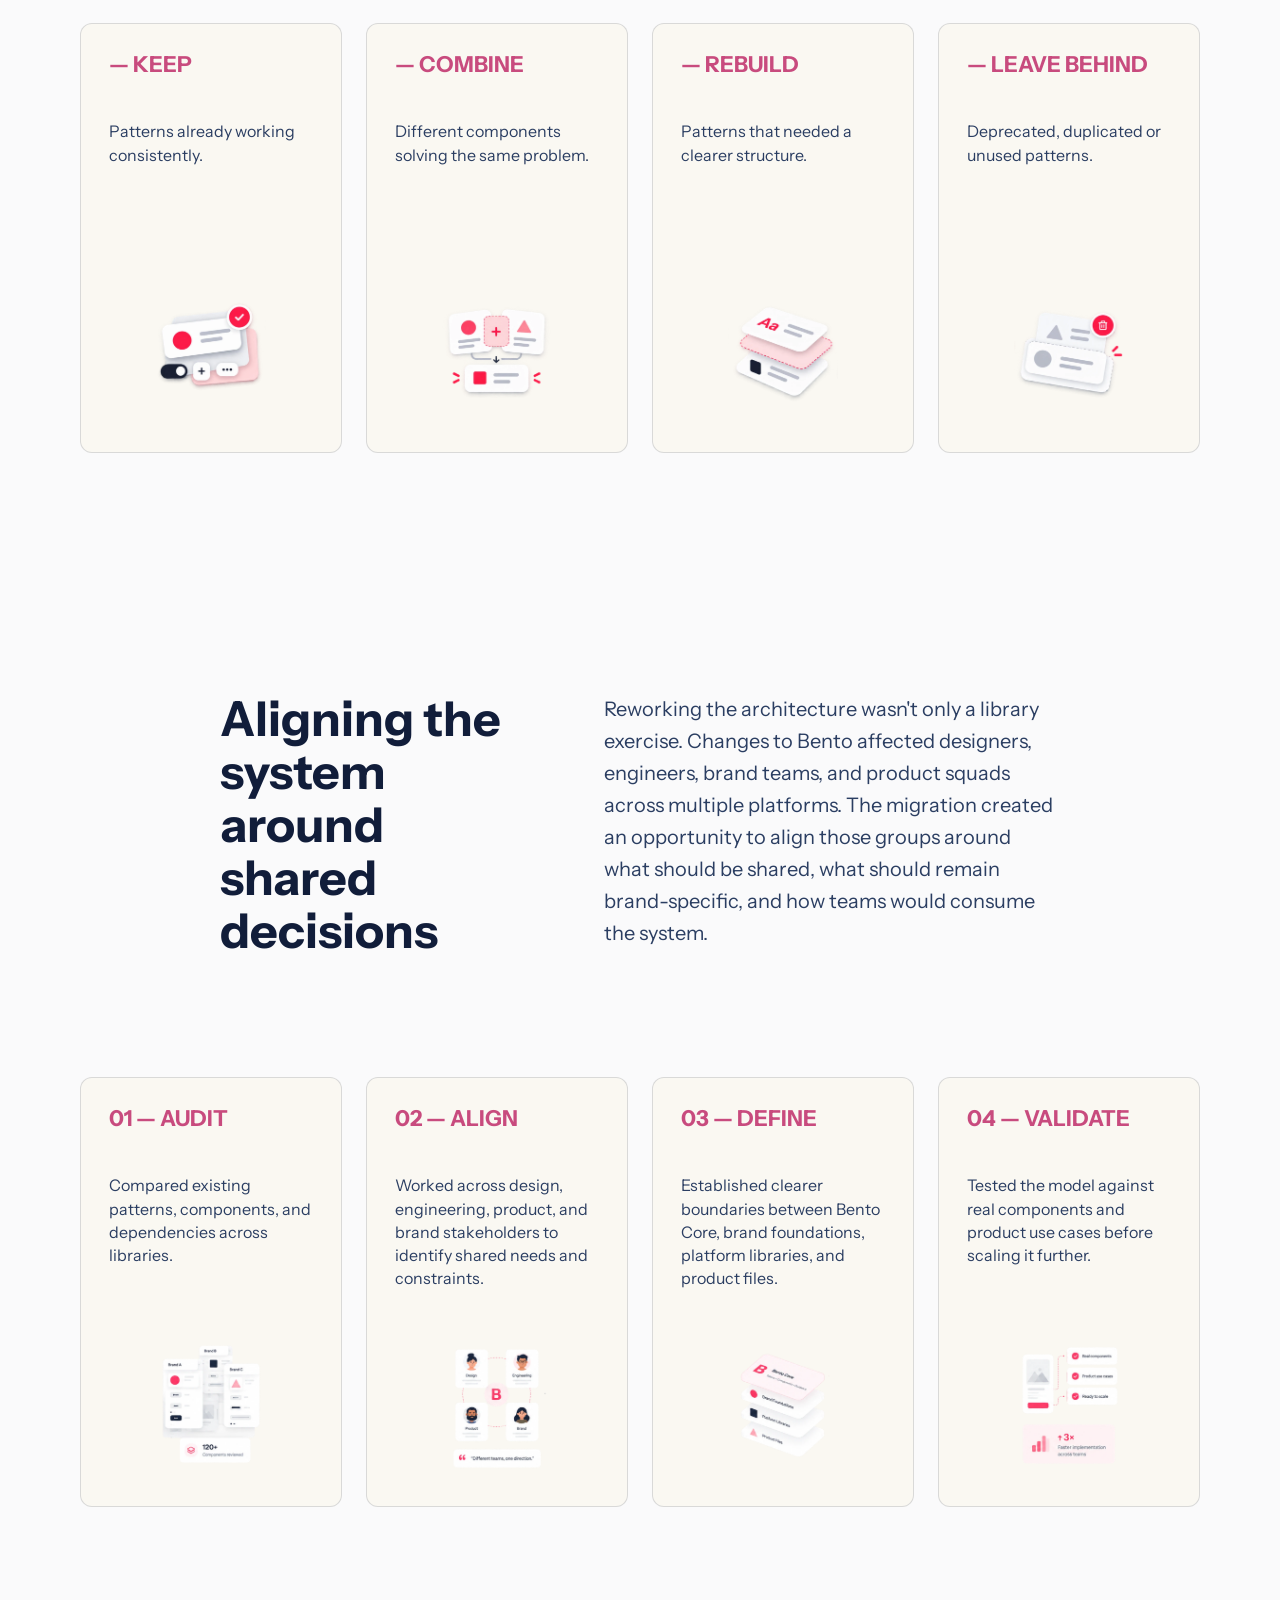
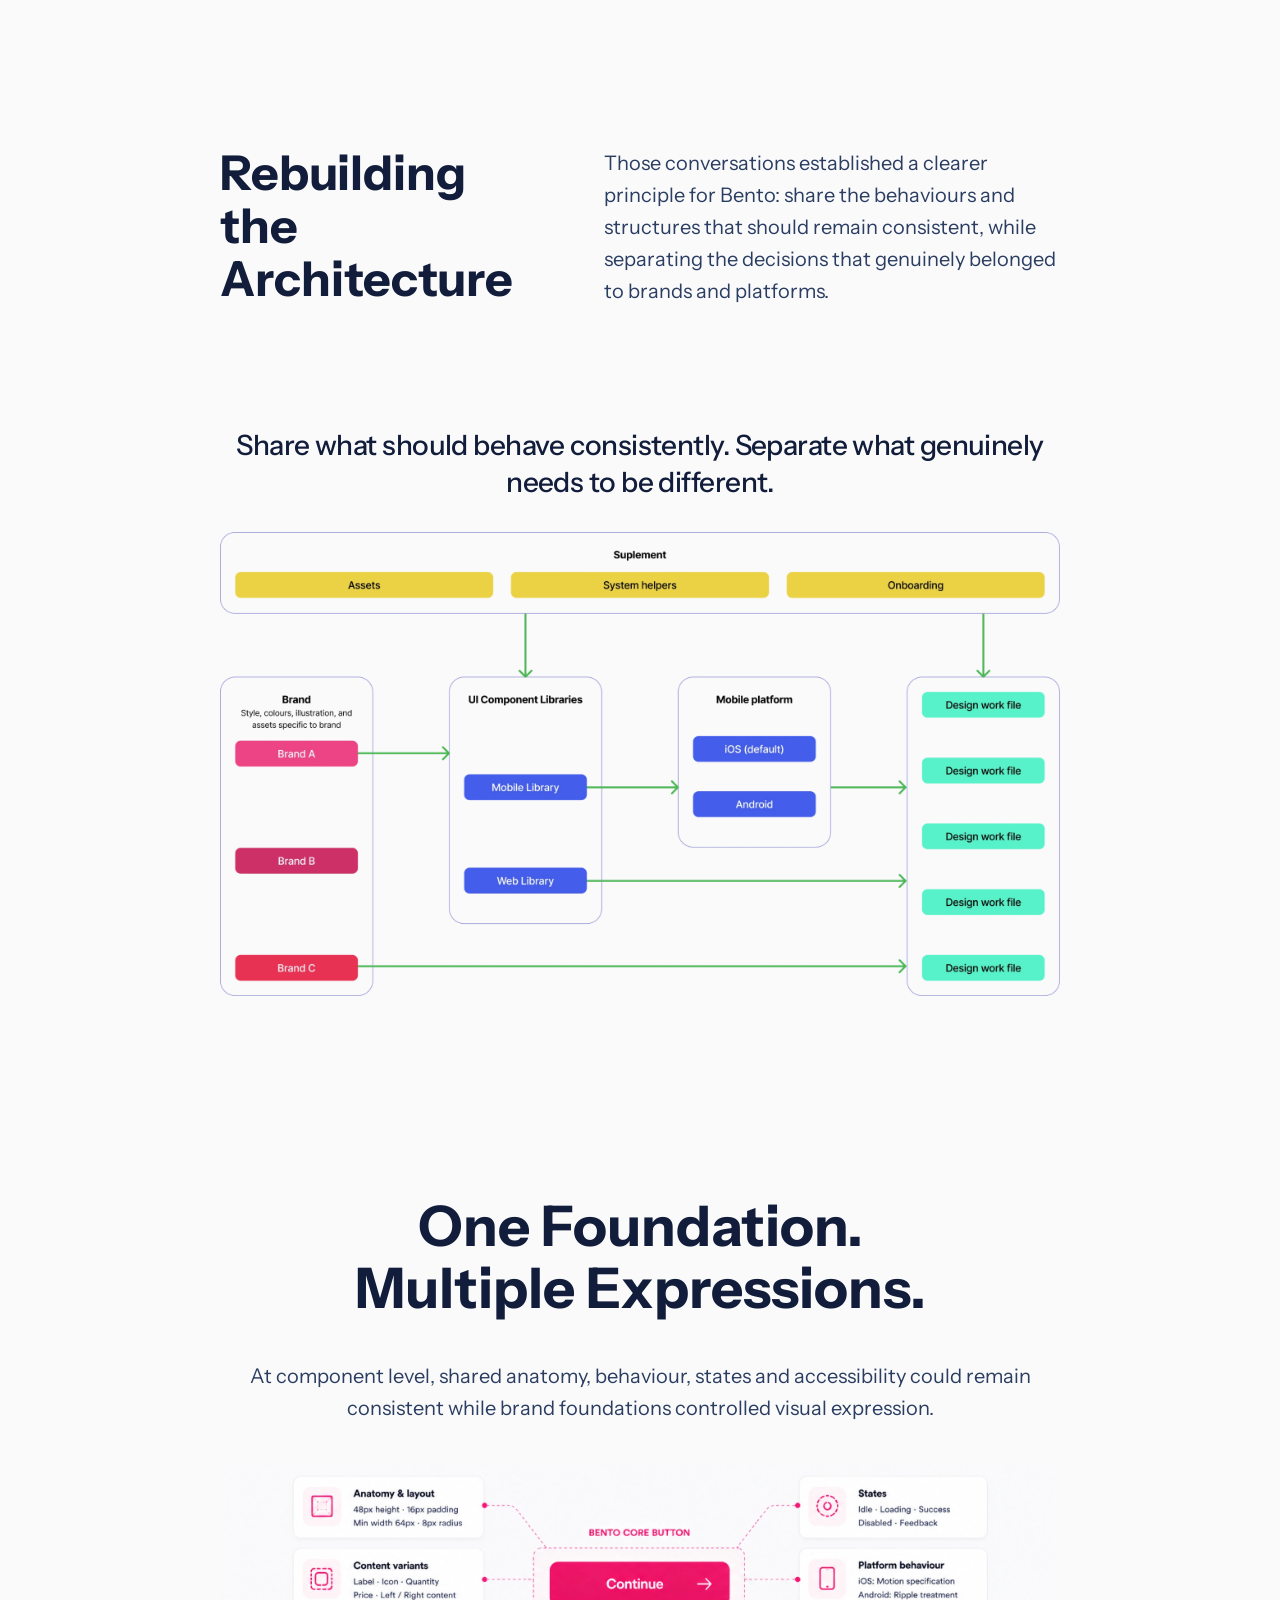
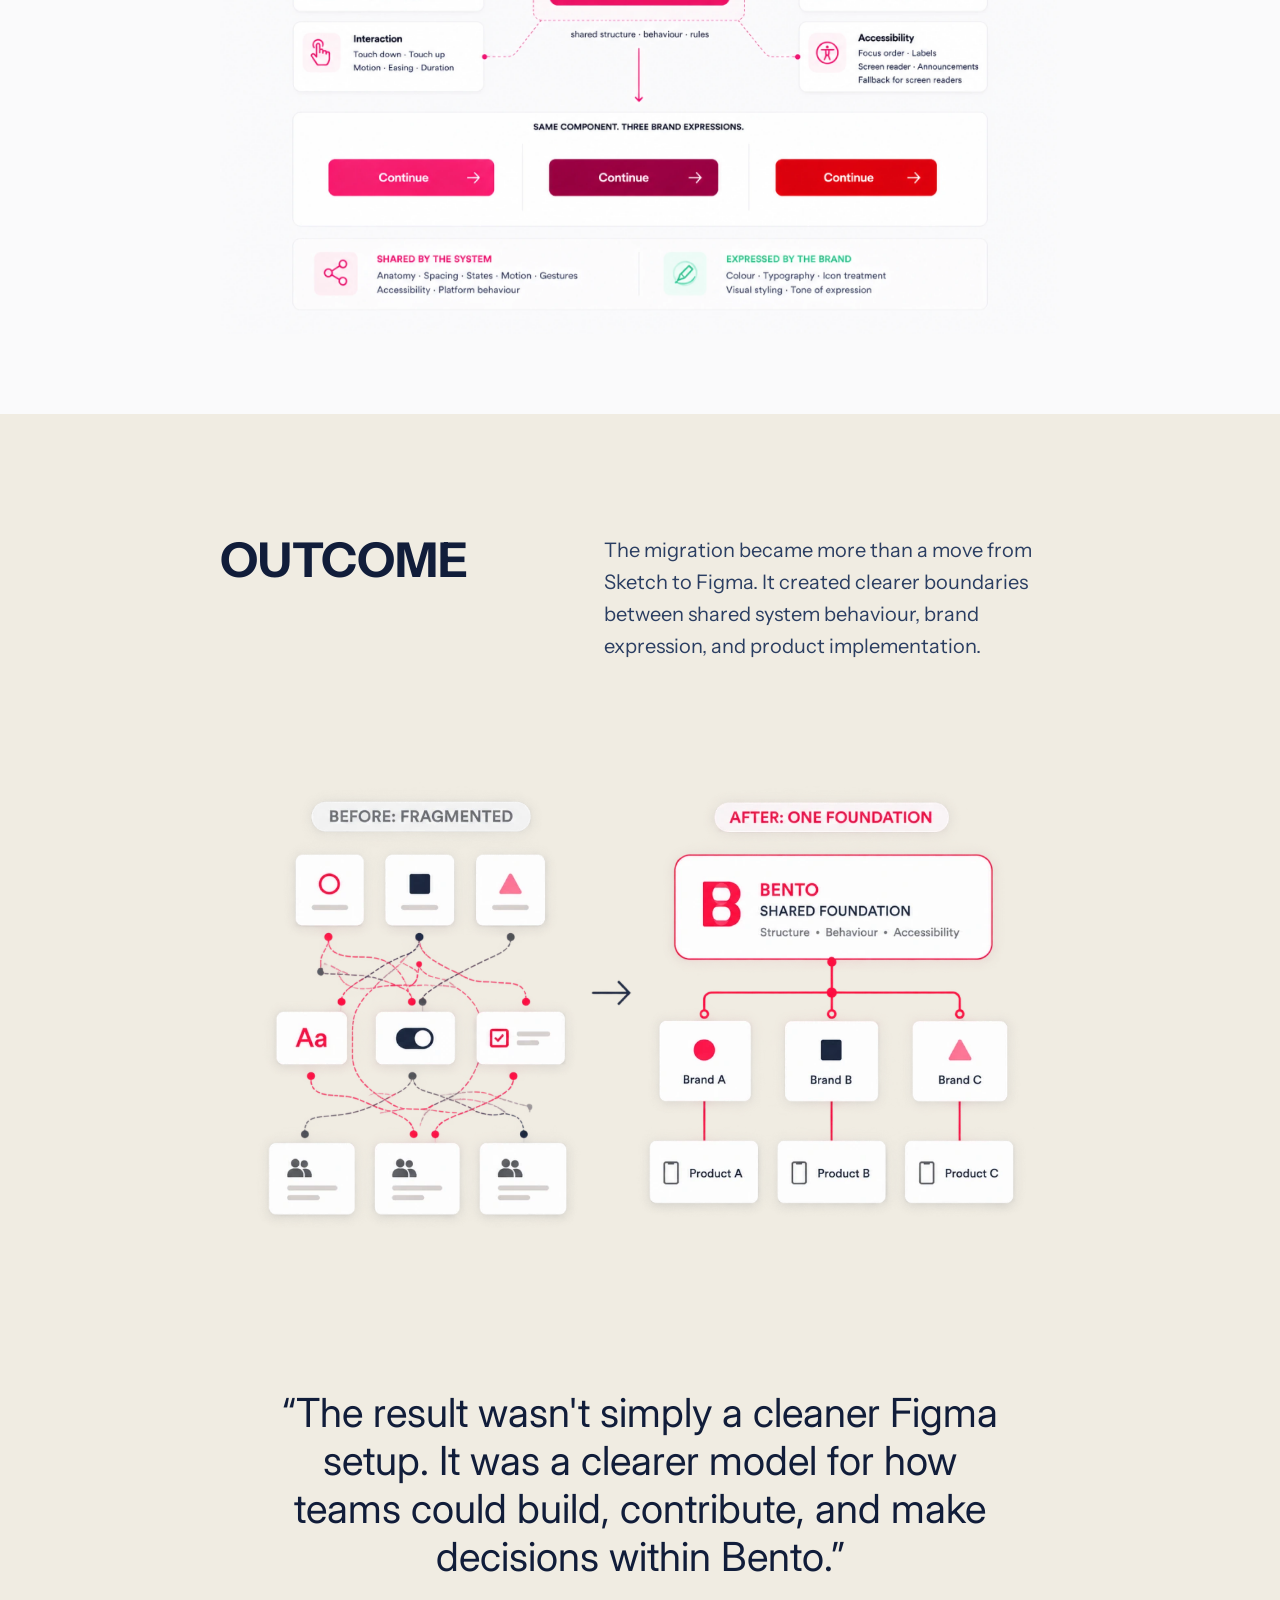
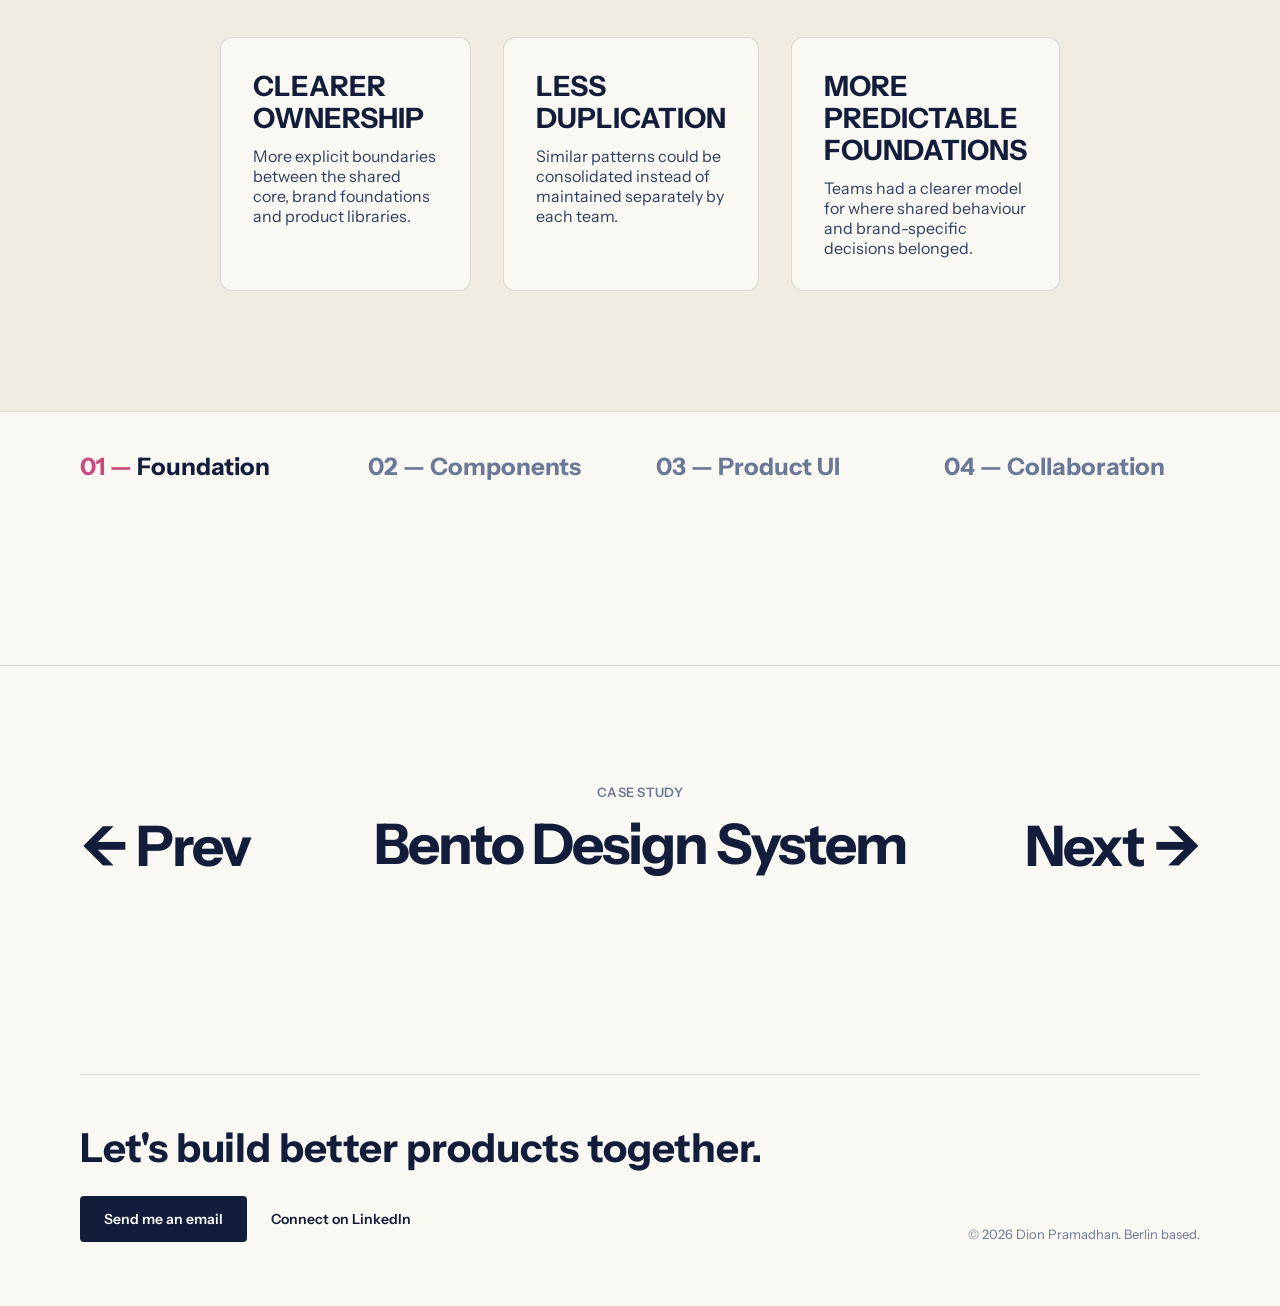
<file: bento-foundation.html>
<!doctype html>
<html lang="en"><head><meta charset="utf-8"><meta name="viewport" content="width=device-width,initial-scale=1"><meta name="theme-color" content="#fafafb"><title>Bento — Foundation | Dion Pramadhan</title>
<link rel="preconnect" href="https://fonts.googleapis.com"><link rel="preconnect" href="https://fonts.gstatic.com" crossorigin><link href="https://fonts.googleapis.com/css2?family=Instrument+Sans:ital,wght@0,400;0,500;0,600;0,700;1,700&family=Inter:wght@700&display=swap" rel="stylesheet">
<style>
:root{--bg:#fafafb;--ink:#111d3a;--body:#2b3e62;--muted:#6a7897;--orange:#c84b7e;--line:rgba(17,29,58,.14);--card:#edeae3;--pink:#c84b7e;--quote:#f0ece2}
*{box-sizing:border-box}html,body{margin:0;background:var(--bg);color:var(--ink)}body{font-family:"Instrument Sans",system-ui,sans-serif}.nav{height:92px;padding:32px 80px;display:flex;align-items:center;justify-content:space-between}.logo{width:23px;height:28px;color:#2b4d8e}.navlinks{display:flex;gap:48px}.navlinks a{position:relative;color:var(--muted);font-size:14px;font-weight:500;text-decoration:none;transition:color .22s ease}.navlinks a:hover,.navlinks a:focus-visible,.navlinks a.active{color:var(--ink)}.navlinks a::after{content:"";position:absolute;left:0;right:0;top:50%;height:3px;background:#c84b7e;transform:scaleX(0);transform-origin:left;transition:transform .62s cubic-bezier(.22,1,.36,1)}.navlinks a.active::after,.navlinks a.is-leaving::after{transform:scaleX(1);transition-delay:.18s}
main,.footer{opacity:0;transform:translateY(12px)}.page-ready main,.page-ready .footer{opacity:1;transform:none;transition:opacity .58s ease,transform .62s cubic-bezier(.22,1,.36,1)}.page-ready .footer{transition-delay:.08s}.page-leaving main,.page-leaving .footer{opacity:0;transform:translateY(10px);transition:opacity .38s ease,transform .44s cubic-bezier(.22,1,.36,1)}
.case-title{padding:80px 80px 0}.case-title h1{font-size:40px;line-height:1;margin:0}.chapter-tabs{display:grid;grid-template-columns:repeat(4,1fr);gap:32px;padding:40px 80px;border-bottom:1px solid var(--line)}.chapter-tabs a{font-size:24px;font-weight:700;text-decoration:none;color:var(--muted);transition:color .2s ease}.chapter-tabs a.active,.chapter-tabs a:hover{color:var(--ink)}.chapter-tabs a.active .num,.chapter-tabs a:hover .num{color:var(--orange)}.chapter-label{position:relative;display:inline-block}.chapter-label::after{content:"";position:absolute;left:0;right:0;top:52%;height:3px;background:#c84b7e;transform:scaleX(0);transform-origin:left;transition:transform .55s cubic-bezier(.22,1,.36,1)}.chapter-tabs a:hover .chapter-label::after,.next-tabs a:hover .chapter-label::after{transform:scaleX(1)}.chapter-compact{display:none;border-bottom:1px solid var(--line);padding:40px 80px;grid-template-columns:1fr auto 1fr;align-items:center;gap:24px;font-size:24px;font-weight:700}.chapter-compact a,.chapter-compact span{text-decoration:none}.chapter-compact .prev{justify-self:start;color:var(--muted)}.chapter-compact .current{justify-self:center;color:var(--ink);white-space:nowrap}.chapter-compact .current .num{color:var(--orange)}.chapter-compact .next{justify-self:end;color:var(--muted)}.chapter-compact .is-disabled{opacity:.32;pointer-events:none}
.hero{padding:80px;max-width:1600px;margin:0 auto}.hero h2{font-size:clamp(64px,8.33vw,120px);line-height:1;letter-spacing:-.045em;margin:0 0 64px;max-width:1280px}.hero-grid{display:grid;grid-template-columns:minmax(0,2fr) minmax(340px,.72fr);gap:48px;align-items:start}.hero-media{height:auto;border-radius:12px;overflow:hidden;background:#eee}.hero-media img{display:block;width:100%;height:auto;object-fit:contain}.intro{font-size:17px;line-height:1.6;color:var(--body);margin:0 0 40px;max-width:460px}.meta{display:flex;flex-direction:column;gap:32px}.meta-label{font-size:11px;font-weight:700;color:var(--muted);text-transform:uppercase;margin-bottom:10px}.role{font-size:20px;font-weight:700}.tags{display:flex;gap:6px;flex-wrap:wrap}.tag{background:var(--card);border-radius:4px;padding:4px 10px;font-size:11px;font-weight:600;text-transform:uppercase;color:var(--body)}
.rule{height:1px;background:var(--line)}main>.rule~*{max-width:840px;margin-left:auto;margin-right:auto}.section{padding:120px 0}.two-col{display:grid;grid-template-columns:320px minmax(0,1fr);gap:64px;align-items:start}.section h3{font-size:48px;line-height:1.1;margin:0}.feature-heading{font-size:56px!important}.section p{font-size:20px;line-height:1.6;color:var(--body);margin:0}.section p+p{margin-top:20px}.full-media{padding:0 0 80px}.full-media img{display:block;width:100%;border-radius:12px}.quote-wrap{padding:0}.quote{background:var(--quote);padding:56px}.quote p{font-family:Inter,sans-serif;font-size:40px;line-height:1.2;text-align:center;margin:0}
.cards{padding:0 0 120px;max-width:1120px!important}.card-grid{display:grid;grid-template-columns:repeat(4,minmax(0,1fr));gap:24px}.card{min-height:430px;padding:28px;border-radius:12px;background:#faf8f2;border:1px solid var(--line);display:flex;flex-direction:column}.card h4{font-size:22px;line-height:1.15;margin:0 0 16px;min-height:52px}.card h4 .num{display:block;color:#c84b7e}.card p{font-size:16px;line-height:1.45;color:var(--body);margin:0}.card img{display:block;width:100%;height:170px;object-fit:contain;margin-top:auto;padding-top:24px;border-radius:8px}
.big-statement{padding:0 0 32px;font-size:28px;line-height:1.3;font-weight:500;text-align:center;letter-spacing:-.02em}.diagram{padding:0 0 120px}.diagram-box{background:#faf8f2;border:1px solid var(--line);border-radius:12px;padding:48px}.diagram-grid{display:grid;grid-template-columns:repeat(4,1fr);gap:24px;align-items:start}.diagram-col{border:1px solid var(--line);border-radius:10px;padding:20px}.diagram-col h4{font-size:17px;margin:0 0 10px;text-align:center}.diagram-col p{font-size:14px;line-height:1.45;color:var(--muted);text-align:center}.diagram-chip{margin-top:12px;padding:10px;border-radius:8px;background:var(--card);text-align:center;font-size:14px}.supplement{grid-column:1/-1;border:1px solid var(--line);border-radius:10px;padding:20px;text-align:center}.outcome-section{max-width:none!important;background:var(--quote);padding-left:max(20px,calc((100% - 840px)/2));padding-right:max(20px,calc((100% - 840px)/2))}.outcome-section>.section,.outcome-section>.full-media,.outcome-section>.quote-wrap,.outcome-section>.outcome-cards{max-width:840px;margin-left:auto;margin-right:auto}.outcome-cards{padding:0 0 120px}.outcome-grid{display:grid;grid-template-columns:repeat(3,1fr);gap:32px}.outcome-card{padding:32px;border:1px solid var(--line);border-radius:12px;background:#faf8f2}.outcome-card strong{display:block;font-size:28px;line-height:1.15;margin-bottom:12px}.outcome-card span{color:var(--body);font-size:16px}main>.rule~.next{max-width:none!important;width:100%;margin-left:0;margin-right:0;border-top:1px solid var(--line);border-bottom:0;background:#faf8f2;padding:40px max(80px,calc((100% - 1280px)/2)) 64px}.next-tabs{display:grid;grid-template-columns:repeat(4,1fr);gap:32px;margin-bottom:120px}.next-tabs a{font-size:24px;font-weight:700;color:var(--muted);text-decoration:none;transition:color .2s ease}.next-tabs a:hover,.next-tabs a[aria-current="page"]{color:var(--ink)}.next-tabs a:hover .num,.next-tabs a[aria-current="page"] .num{color:var(--orange)}.upnext{text-align:center}.upnext small{font-size:12px;color:var(--muted);font-weight:700;text-transform:uppercase}.upnext h4{font-size:40px;line-height:1.15;margin:16px 0 0}.upnext h4 a{color:var(--ink);text-decoration:none;position:relative;display:inline-block}.upnext h4 a::after{content:"";position:absolute;left:0;right:0;top:52%;height:3px;background:#c84b7e;transform:scaleX(0);transform-origin:left;transition:transform .55s cubic-bezier(.22,1,.36,1)}.upnext h4 a:hover::after{transform:scaleX(1)}
.footer{background:#faf8f2;border-top:0;padding:80px 80px 64px}.footer-line{height:1px;background:var(--line);margin-bottom:48px}.footer-row{display:flex;align-items:flex-end;justify-content:space-between;gap:40px}.footer h2{font-size:40px;margin:0 0 24px}.contact-actions{display:flex;align-items:center;gap:24px}.contact-btn,.contact-link{position:relative;display:inline-flex;align-items:center;justify-content:center;font-size:14px;font-weight:600;text-decoration:none}.contact-btn{background:var(--ink);color:#fff;padding:14px 24px;border-radius:4px}.contact-link{color:var(--ink)}.copyright{font-size:13px;color:var(--muted)}
@media(max-width:1140px){.chapter-tabs,.next-tabs{display:none}.case-title{text-align:center}.chapter-compact{display:grid;padding-left:32px;padding-right:32px}.chapter-compact .prev,.chapter-compact .next{font-weight:700}.chapter-compact-bottom{margin-bottom:64px}}
@media(max-width:1000px){main>.rule~*{max-width:min(840px,calc(100% - 64px))}.cards{max-width:calc(100% - 64px)!important}main>.rule~.next{max-width:none!important;margin-left:0;margin-right:0;padding-left:32px;padding-right:32px}.nav,.case-title,.hero,.footer{padding-left:32px;padding-right:32px}.chapter-tabs{padding-left:32px;padding-right:32px;grid-template-columns:1fr 1fr}.hero-grid,.two-col{grid-template-columns:1fr}.hero-media{height:auto;aspect-ratio:1.125}.card-grid,.diagram-grid,.outcome-grid{grid-template-columns:1fr 1fr}}
@media(max-width:425px){.chapter-compact{grid-template-columns:auto 1fr auto;gap:10px}.chapter-compact .compact-label{display:none}.chapter-compact .current{justify-self:center;font-size:16px}.chapter-compact .prev,.chapter-compact .next{font-size:24px;line-height:1}.section h3.feature-heading{font-size:32px!important}}
@media(max-width:720px){main>.rule~*{max-width:calc(100% - 40px)}.cards{max-width:calc(100% - 40px)!important}.card{min-height:0}.card h4{min-height:0}.card img{height:auto;max-height:220px}main>.rule~.next{max-width:none!important;margin-left:0;margin-right:0;padding-left:20px;padding-right:20px}.nav{height:auto;padding:22px 20px}.navlinks{gap:18px}.case-title,.hero,.footer{padding-left:20px;padding-right:20px}.case-title{padding-top:44px}.chapter-tabs{padding:24px 20px;grid-template-columns:1fr;gap:12px}.chapter-tabs a{font-size:18px}.chapter-compact{padding:24px 20px;font-size:18px;gap:12px}.chapter-compact-bottom{margin-bottom:48px}.hero{padding-top:48px}.hero h2{font-size:56px}.section{padding-top:80px;padding-bottom:80px}.two-col{grid-template-columns:1fr;gap:24px}.section h3{font-size:38px}.section h3.feature-heading{font-size:34px!important}.section p{font-size:18px}.quote{padding:32px 20px}.quote p{font-size:28px}.card-grid,.diagram-grid,.outcome-grid{grid-template-columns:1fr}.next-tabs{grid-template-columns:1fr;gap:12px;margin-bottom:72px}.next-tabs a{font-size:18px}.upnext h4{font-size:32px}.footer-row{align-items:flex-start;flex-direction:column}}

/* Accessibility hardening */
.skip-link{position:fixed;top:12px;left:12px;z-index:9999;padding:10px 14px;background:#111d3a;color:#fff;border-radius:6px;font:600 14px/1.2 "Instrument Sans",sans-serif;text-decoration:none;transform:translateY(-160%);transition:transform .2s ease}
.skip-link:focus{transform:translateY(0)}
a:focus-visible,button:focus-visible,[tabindex]:focus-visible{outline:3px solid #c84b7e;outline-offset:4px;border-radius:3px}
@media(prefers-reduced-motion:reduce){html{scroll-behavior:auto!important}*,*::before,*::after{animation-duration:.01ms!important;animation-iteration-count:1!important;transition-duration:.01ms!important;transition-delay:0s!important}}
.back-to-top{position:fixed;right:28px;bottom:28px;width:44px;height:44px;border:1px solid rgba(17,24,39,.12);border-radius:50%;background:var(--ink);color:#fff;display:flex;align-items:center;justify-content:center;font:700 20px/1 "Instrument Sans",sans-serif;cursor:pointer;z-index:20;opacity:0;transform:translateY(10px);pointer-events:none;transition:opacity .2s ease,transform .24s cubic-bezier(.22,1,.36,1),background-color .2s ease}.back-to-top.is-visible{opacity:1;transform:translateY(0);pointer-events:auto}.back-to-top:hover{background:#1f2937}.back-to-top:focus-visible{outline:3px solid #c84b7e;outline-offset:4px}@media(max-width:720px){.back-to-top{right:16px;bottom:16px;width:42px;height:42px}}@media(max-width:720px){.footer-row{align-items:center!important;text-align:center}.footer-row>div:first-child{width:100%;display:flex;flex-direction:column;align-items:center}.footer h2{text-align:center}.contact-actions,.footer-links{align-items:center!important;justify-content:center}.copyright{width:100%;text-align:center}}</style><link rel="stylesheet" href="/assets/case-study-nav.css"></head><body>
<a class="skip-link" href="#main-content">Skip to main content</a>
<header class="nav"><a href="/" aria-label="Dion — Home"><svg class="logo" viewBox="0 0 23 28" role="img" aria-label="Dion" xmlns="http://www.w3.org/2000/svg"><path fill-rule="evenodd" clip-rule="evenodd" d="M11.5 0H0V22.8571H4.6V28H5.75H6.9H11.5V25.7143H6.9V22.8571H11.5C17.8513 22.8571 23 17.7404 23 11.4286C23 5.11675 17.8513 0 11.5 0ZM6.9 18.2857V20.5714H11.5C16.581 20.5714 20.7 16.4781 20.7 11.4286C20.7 6.37909 16.581 2.28571 11.5 2.28571H2.3V20.5714H4.6V18.2857V6.28571V4.57143H11.5C15.3108 4.57143 18.4 7.64149 18.4 11.4286C18.4 15.2157 15.3108 18.2857 11.5 18.2857H9.2V16H11.5C14.0405 16 16.1 13.9533 16.1 11.4286C16.1 8.90383 14.0405 6.85714 11.5 6.85714H6.9V13.1429V16V18.2857Z" fill="currentColor"/></svg></a><nav class="navlinks" aria-label="Main navigation"><a href="/">Home</a><a class="active" aria-current="page" href="/work.html">Work</a><a href="/about.html">About + Contact</a></nav></header>
<main id="main-content">
<section class="case-title"><h1>Bento Design System</h1></section>
<nav class="chapter-tabs" aria-label="Bento chapters"><a class="active" href="/bento-foundation.html"><span class="num">01 — </span><span class="chapter-label">Foundation</span></a><a href="/bento-components.html"><span class="num">02 — </span><span class="chapter-label">Components</span></a><a href="/bento-product-ui.html"><span class="num">03 — </span><span class="chapter-label">Product UI</span></a><a href="/bento-collaboration.html"><span class="num">04 — </span><span class="chapter-label">Collaboration</span></a></nav><nav class="chapter-compact" aria-label="Bento chapter navigation"><span class="prev is-disabled" aria-hidden="true">‹ <span class="compact-label">Prev</span></span><span class="current" aria-current="page"><span class="num">01 — </span>Foundation</span><a class="next" href="/bento-components.html" aria-label="Next chapter"><span class="compact-label">Next</span> ›</a></nav>
<section class="hero"><h2>From fragmented libraries to a scalable design system</h2><div class="hero-grid"><div class="hero-media"><img src="/assets/bento-ch01-thumbnail.webp" alt="Bento design system foundations"></div><div><p class="intro">I joined Delivery Hero as its first dedicated design system designer. The Sketch-to-Figma migration became an opportunity to make Bento more coherent across three brands, multiple platforms and the teams using it.</p><div class="meta"><div><div class="meta-label">Role</div><div class="role">Lead Product Designer, Design Systems</div></div><div><div class="meta-label">Focus</div><div class="tags"><span class="tag">Design systems</span><span class="tag">Figma migration</span><span class="tag">Components</span><span class="tag">Design tokens</span><span class="tag">Accessibility</span><span class="tag">Documentation</span><span class="tag">Design QA</span></div></div></div></div></div></section>
<div class="rule"></div>
<section class="section"><div class="two-col"><h3>My role and key decision</h3><div><p>I helped lead the migration and the redesign of Bento’s library architecture, working with design, engineering, product and brand teams. The central decision was not to force every product into one identical library: shared anatomy and behaviour belonged in the core, while brand and platform differences needed clear places to live.</p></div></div></section>
<section class="section"><div class="two-col"><h3>The Problem</h3><div><p>As product teams scaled across brands and platforms, design decisions became harder to keep consistent. The challenge was not only maintaining visual consistency, but creating a system that helped designers and engineers make better decisions faster.</p><p>Bento already existed, but its structure reflected how the organisation had grown. Brand, platform, and product decisions were distributed across multiple libraries and working files, making the system increasingly difficult to maintain and evolve.</p></div></div></section>
<div class="full-media"><img src="/assets/bento-ch01-problem.webp" alt=""></div>
<div class="quote-wrap"><div class="quote"><p>“The migration question became an architecture question: not ‘How do we move the files?’ but ‘How should the system work?’”</p></div></div>
<section class="section"><div class="two-col"><h3>The Migration Exposed a Bigger Problem</h3><div><p>Migrating from Sketch to Figma initially looked like a tooling project.</p><p>But recreating the same libraries in a new tool would also recreate many of the same dependencies, duplicated patterns, and maintenance problems. We used the move as a reason to audit what should be kept, combined, rebuilt or retired before defining the new structure.</p></div></div></section>
<div class="full-media"><img src="/assets/bento-ch01-legacy-architecture.webp" alt=""></div>
<section class="section"><div class="two-col"><h3>Audit Before Migration</h3><p>Before rebuilding anything, we compared existing components and patterns across brands and platforms to separate meaningful differences from duplication and legacy decisions.</p></div></section>
<section class="cards"><div class="card-grid">
<div class="card"><h4><span class="num">— KEEP</span></h4><p>Patterns already working consistently.</p><img src="/assets/bento-ch01-keep.webp" alt=""></div>
<div class="card"><h4><span class="num">— COMBINE</span></h4><p>Different components solving the same problem.</p><img src="/assets/bento-ch01-combine.webp" alt=""></div>
<div class="card"><h4><span class="num">— REBUILD</span></h4><p>Patterns that needed a clearer structure.</p><img src="/assets/bento-ch01-rebuild.webp" alt=""></div>
<div class="card"><h4><span class="num">— LEAVE BEHIND</span></h4><p>Deprecated, duplicated or unused patterns.</p><img src="/assets/bento-ch01-leave-behind.webp" alt=""></div>
</div></section>
<section class="section"><div class="two-col"><h3>Aligning the system around shared decisions</h3><p>Reworking the architecture wasn't only a library exercise. Changes to Bento affected designers, engineers, brand teams, and product squads across multiple platforms. The migration created an opportunity to align those groups around what should be shared, what should remain brand-specific, and how teams would consume the system.</p></div></section>
<section class="cards"><div class="card-grid">
<div class="card"><h4><span class="num">01 — AUDIT</span></h4><p>Compared existing patterns, components, and dependencies across libraries.</p><img src="/assets/bento-ch01-audit.webp" alt=""></div>
<div class="card"><h4><span class="num">02 — ALIGN</span></h4><p>Worked across design, engineering, product, and brand stakeholders to identify shared needs and constraints.</p><img src="/assets/bento-ch01-align.webp" alt=""></div>
<div class="card"><h4><span class="num">03 — DEFINE</span></h4><p>Established clearer boundaries between Bento Core, brand foundations, platform libraries, and product files.</p><img src="/assets/bento-ch01-define.webp" alt=""></div>
<div class="card"><h4><span class="num">04 — VALIDATE</span></h4><p>Tested the model against real components and product use cases before scaling it further.</p><img src="/assets/bento-ch01-validate.webp" alt=""></div>
</div></section>
<section class="section"><div class="two-col"><h3>Rebuilding the Architecture</h3><p>Those conversations established a clearer principle for Bento: share the behaviours and structures that should remain consistent, while separating the decisions that genuinely belonged to brands and platforms.</p></div></section>
<div class="big-statement">Share what should behave consistently. Separate what genuinely needs to be different.</div>
<div class="full-media"><img src="/assets/bento-ch01-architecture.webp" alt="Bento design system architecture"></div>
<section class="section" style="padding-bottom:40px"><div style="max-width:1040px;margin:0 auto;text-align:center"><h3 class="feature-heading">One Foundation.<br>Multiple Expressions.</h3><p style="margin-top:40px">At component level, shared anatomy, behaviour, states and accessibility could remain consistent while brand foundations controlled visual expression.</p></div></section>
<div class="full-media"><img src="/assets/bento-ch01-shared-component.webp" alt=""></div>
<div class="outcome-section"><section class="section"><div class="two-col"><h3>OUTCOME</h3><p>The migration became more than a move from Sketch to Figma. It created clearer boundaries between shared system behaviour, brand expression, and product implementation.</p></div></section>
<div class="full-media"><img src="/assets/bento-ch01-outcome.webp" alt=""></div>
<div class="quote-wrap"><div class="quote"><p>“The result wasn't simply a cleaner Figma setup. It was a clearer model for how teams could build, contribute, and make decisions within Bento.”</p></div></div>
<section class="outcome-cards"><div class="outcome-grid"><div class="outcome-card"><strong>CLEARER OWNERSHIP</strong><span>More explicit boundaries between the shared core, brand foundations and product libraries.</span></div><div class="outcome-card"><strong>LESS DUPLICATION</strong><span>Similar patterns could be consolidated instead of maintained separately by each team.</span></div><div class="outcome-card"><strong>MORE PREDICTABLE FOUNDATIONS</strong><span>Teams had a clearer model for where shared behaviour and brand-specific decisions belonged.</span></div></div></section></div>
<section class="next"><div class="next-tabs"><a href="/bento-foundation.html" aria-current="page"><span class="num">01 — </span><span class="chapter-label">Foundation</span></a><a href="/bento-components.html"><span class="num">02 — </span><span class="chapter-label">Components</span></a><a href="/bento-product-ui.html"><span class="num">03 — </span><span class="chapter-label">Product UI</span></a><a href="/bento-collaboration.html"><span class="num">04 — </span><span class="chapter-label">Collaboration</span></a></div><nav class="chapter-compact chapter-compact-bottom" aria-label="Bento chapter navigation"><span class="prev is-disabled" aria-hidden="true">‹ <span class="compact-label">Prev</span></span><span class="current" aria-current="page"><span class="num">01 — </span>Foundation</span><a class="next" href="/bento-components.html" aria-label="Next chapter"><span class="compact-label">Next</span> ›</a></nav></section><div data-case-study-cycle="bento"></div>
</main>
<footer class="footer"><div class="footer-line"></div><div class="footer-row"><div><h2>Let's build better products together.</h2><div class="contact-actions"><a class="contact-btn" href="mailto:pramadhan.dion@gmail.com">Send me an email</a><a class="contact-link" href="https://www.linkedin.com/in/dion-pramadhan-168614108/" target="_blank" rel="noreferrer">Connect on LinkedIn</a></div></div><div class="copyright">© <span id="copyrightYear"></span> Dion Pramadhan. Berlin based.</div></div></footer>
<script>document.getElementById("copyrightYear").textContent=new Date().getFullYear();requestAnimationFrame(()=>requestAnimationFrame(()=>document.body.classList.add("page-ready")));document.querySelectorAll(".navlinks a:not(.active)").forEach(link=>link.addEventListener("click",e=>{const href=link.getAttribute("href");if(!href||href.startsWith("mailto:")||href.startsWith("http"))return;e.preventDefault();document.querySelectorAll(".navlinks a").forEach(a=>a.classList.remove("active","is-leaving"));link.classList.add("active","is-leaving");setTimeout(()=>document.body.classList.add("page-leaving"),260);setTimeout(()=>location.href=href,980)}));</script>
<button class="back-to-top" type="button" aria-label="Back to top" title="Back to top">↑</button><script>(()=>{const button=document.querySelector(".back-to-top");if(!button)return;const reduceMotion=window.matchMedia("(prefers-reduced-motion: reduce)").matches;let lastY=window.scrollY;let programmatic=false;let ticking=false;const hide=()=>button.classList.remove("is-visible");const show=()=>button.classList.add("is-visible");const update=()=>{const y=window.scrollY;const delta=y-lastY;if(programmatic){hide();if(y<=4)programmatic=false;lastY=y;ticking=false;return}if(y<280){hide()}else if(delta<=-6){show()}else if(delta>=6){hide()}lastY=y;ticking=false};window.addEventListener("scroll",()=>{if(!ticking){requestAnimationFrame(update);ticking=true}},{passive:true});button.addEventListener("click",()=>{programmatic=true;hide();window.scrollTo({top:0,behavior:reduceMotion?"auto":"smooth"})});})();</script><script src="/assets/case-study-nav.js"></script></body></html>
</file>
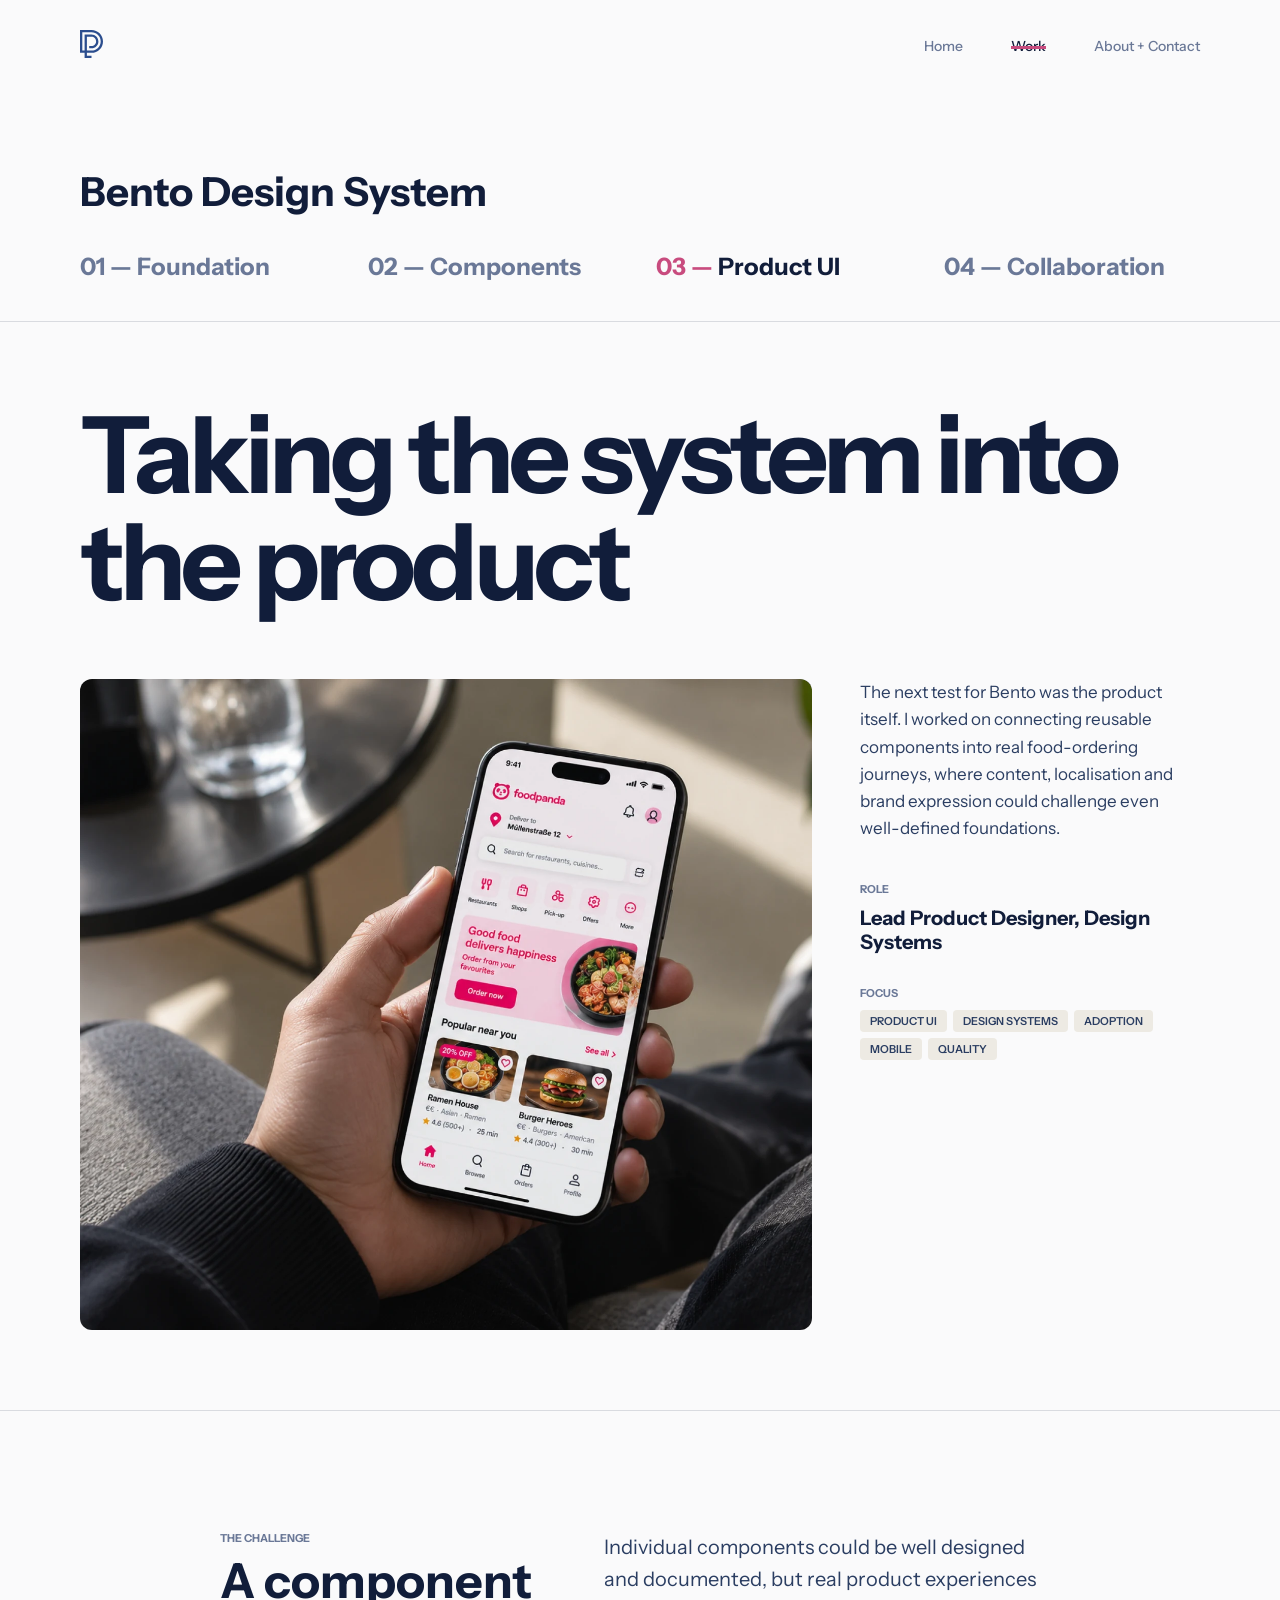
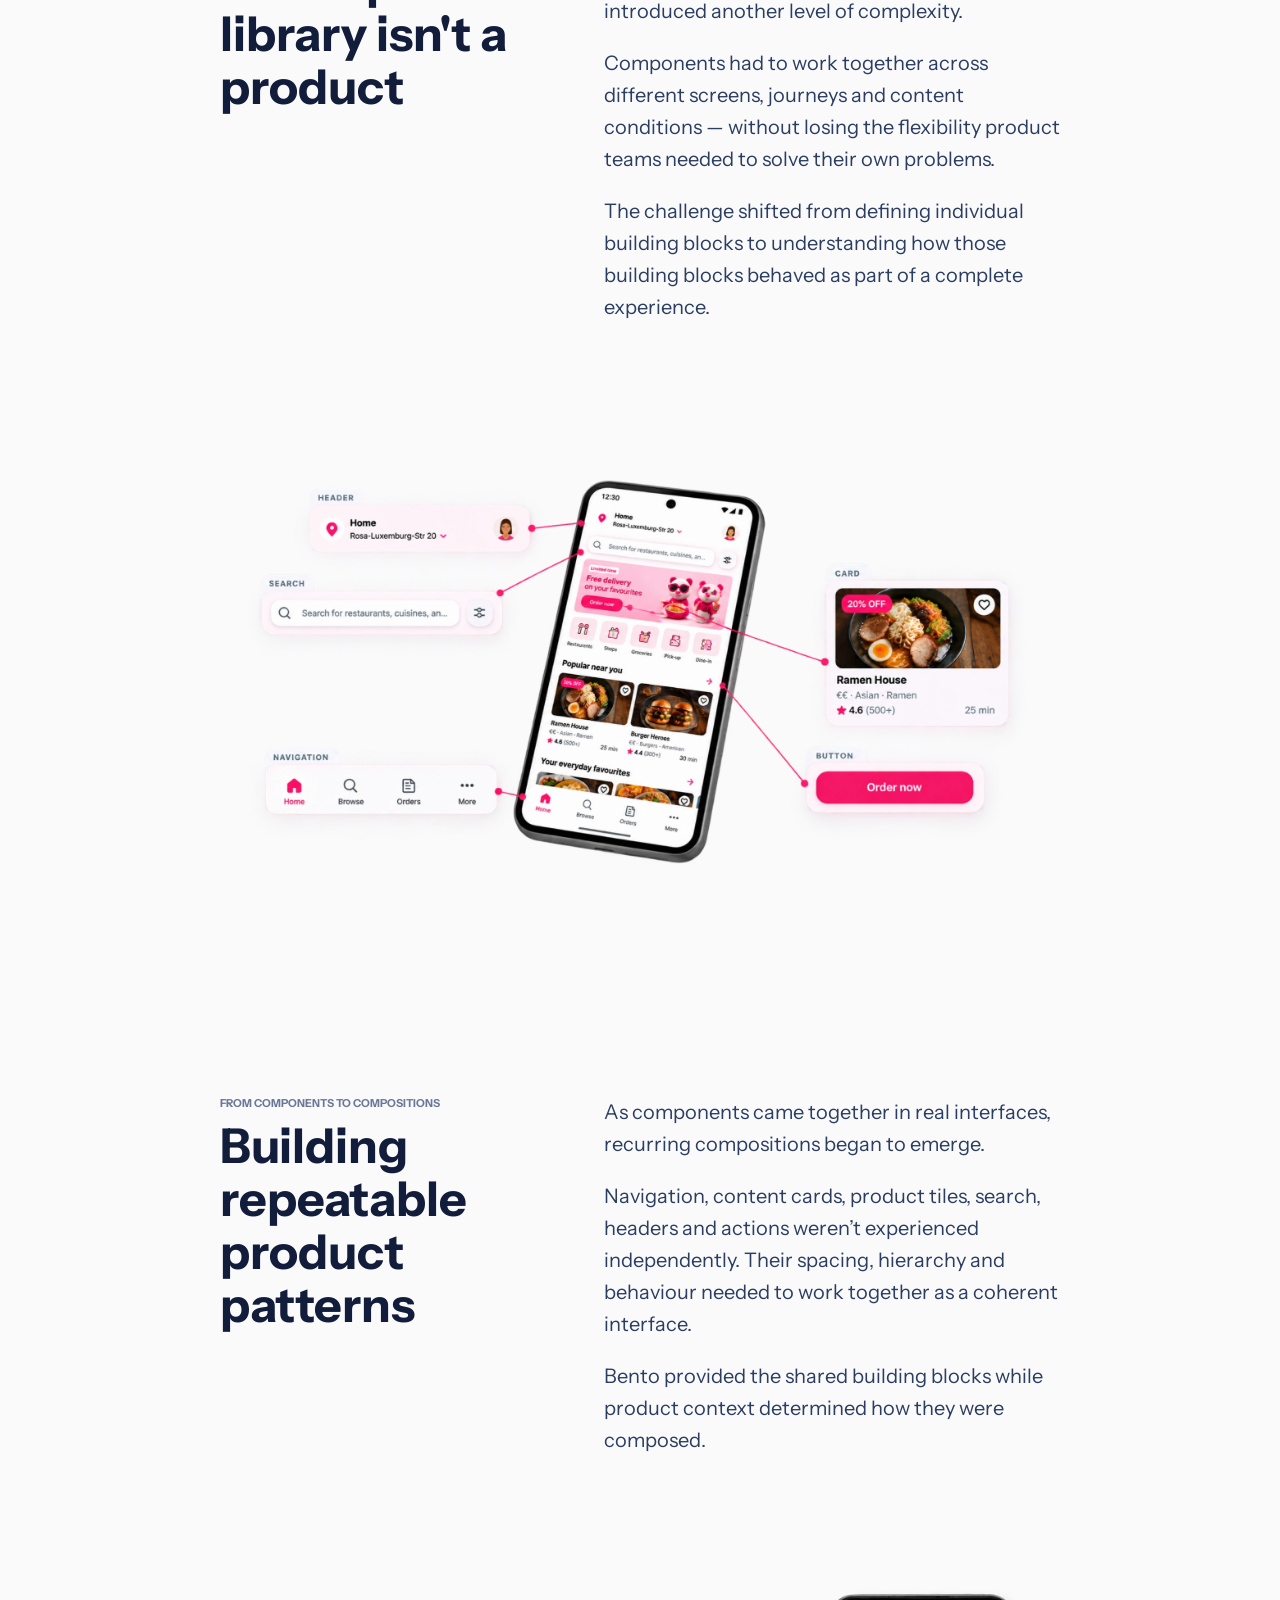
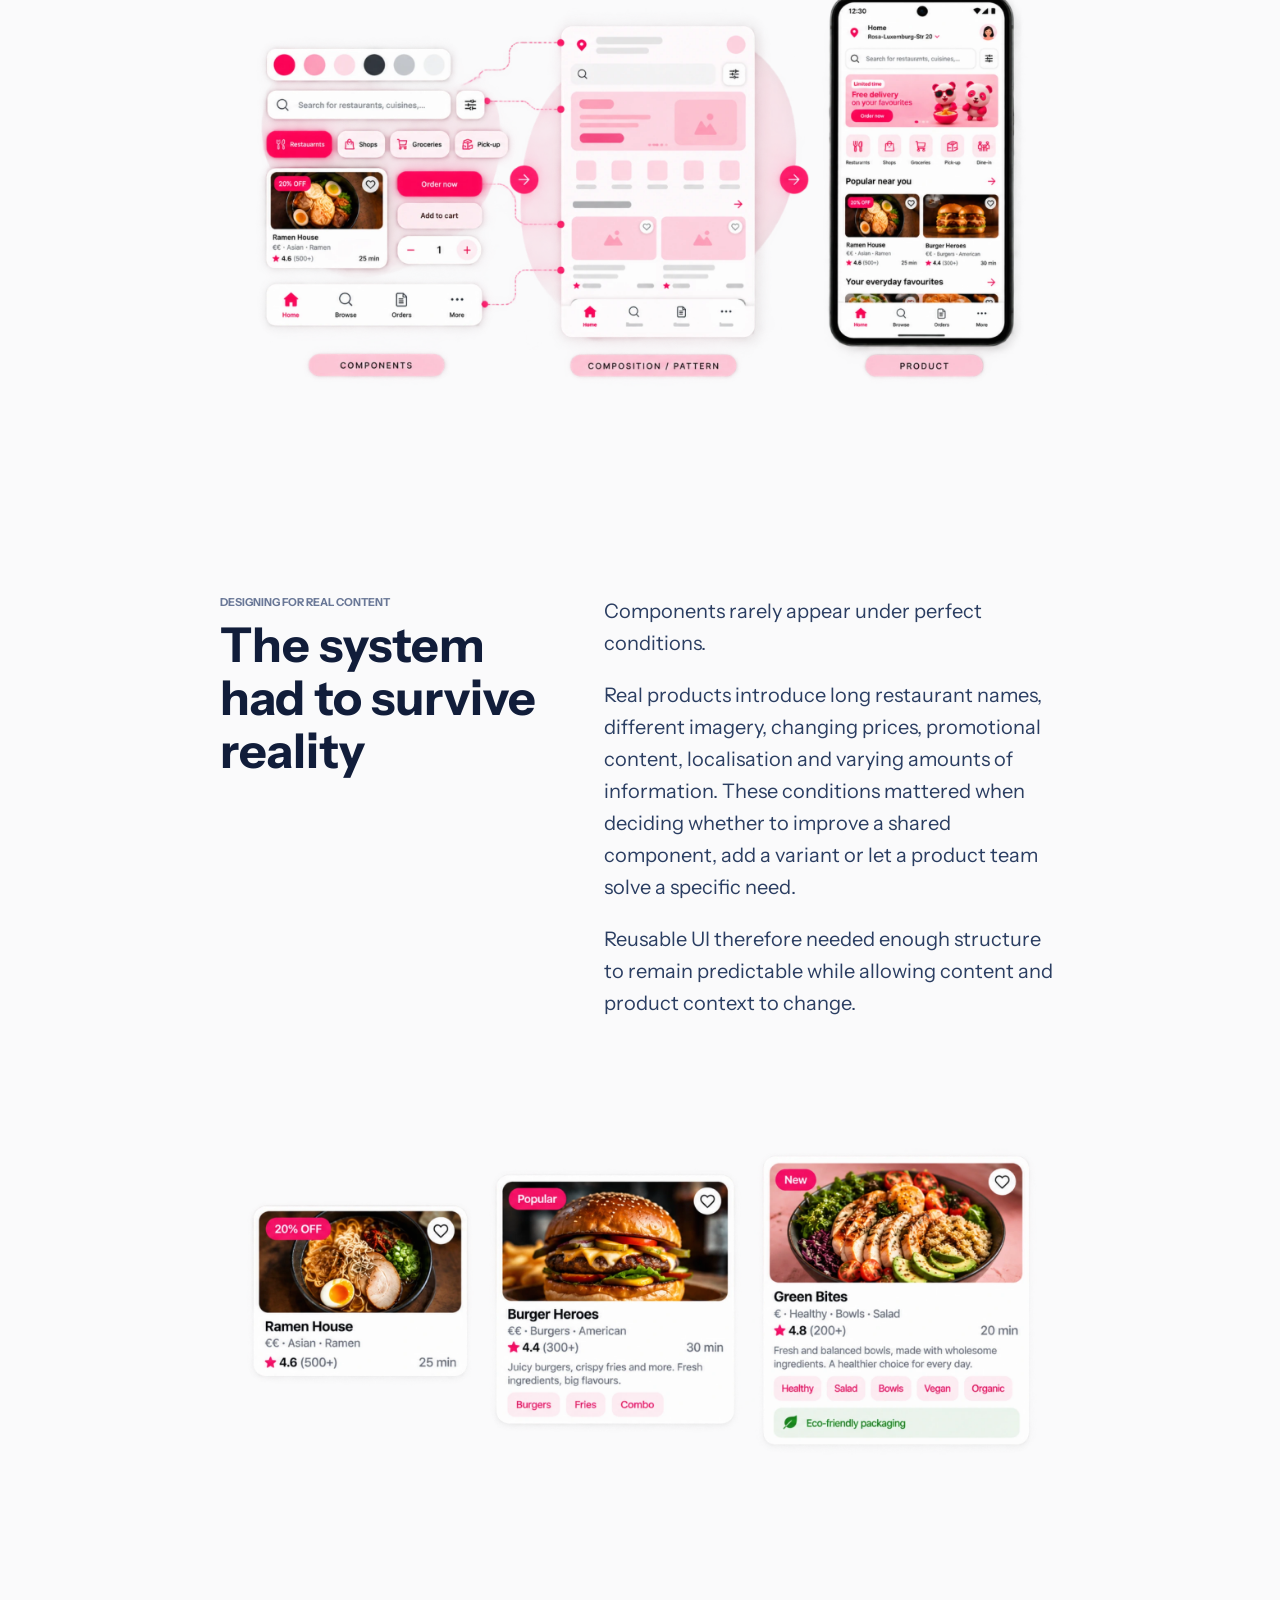
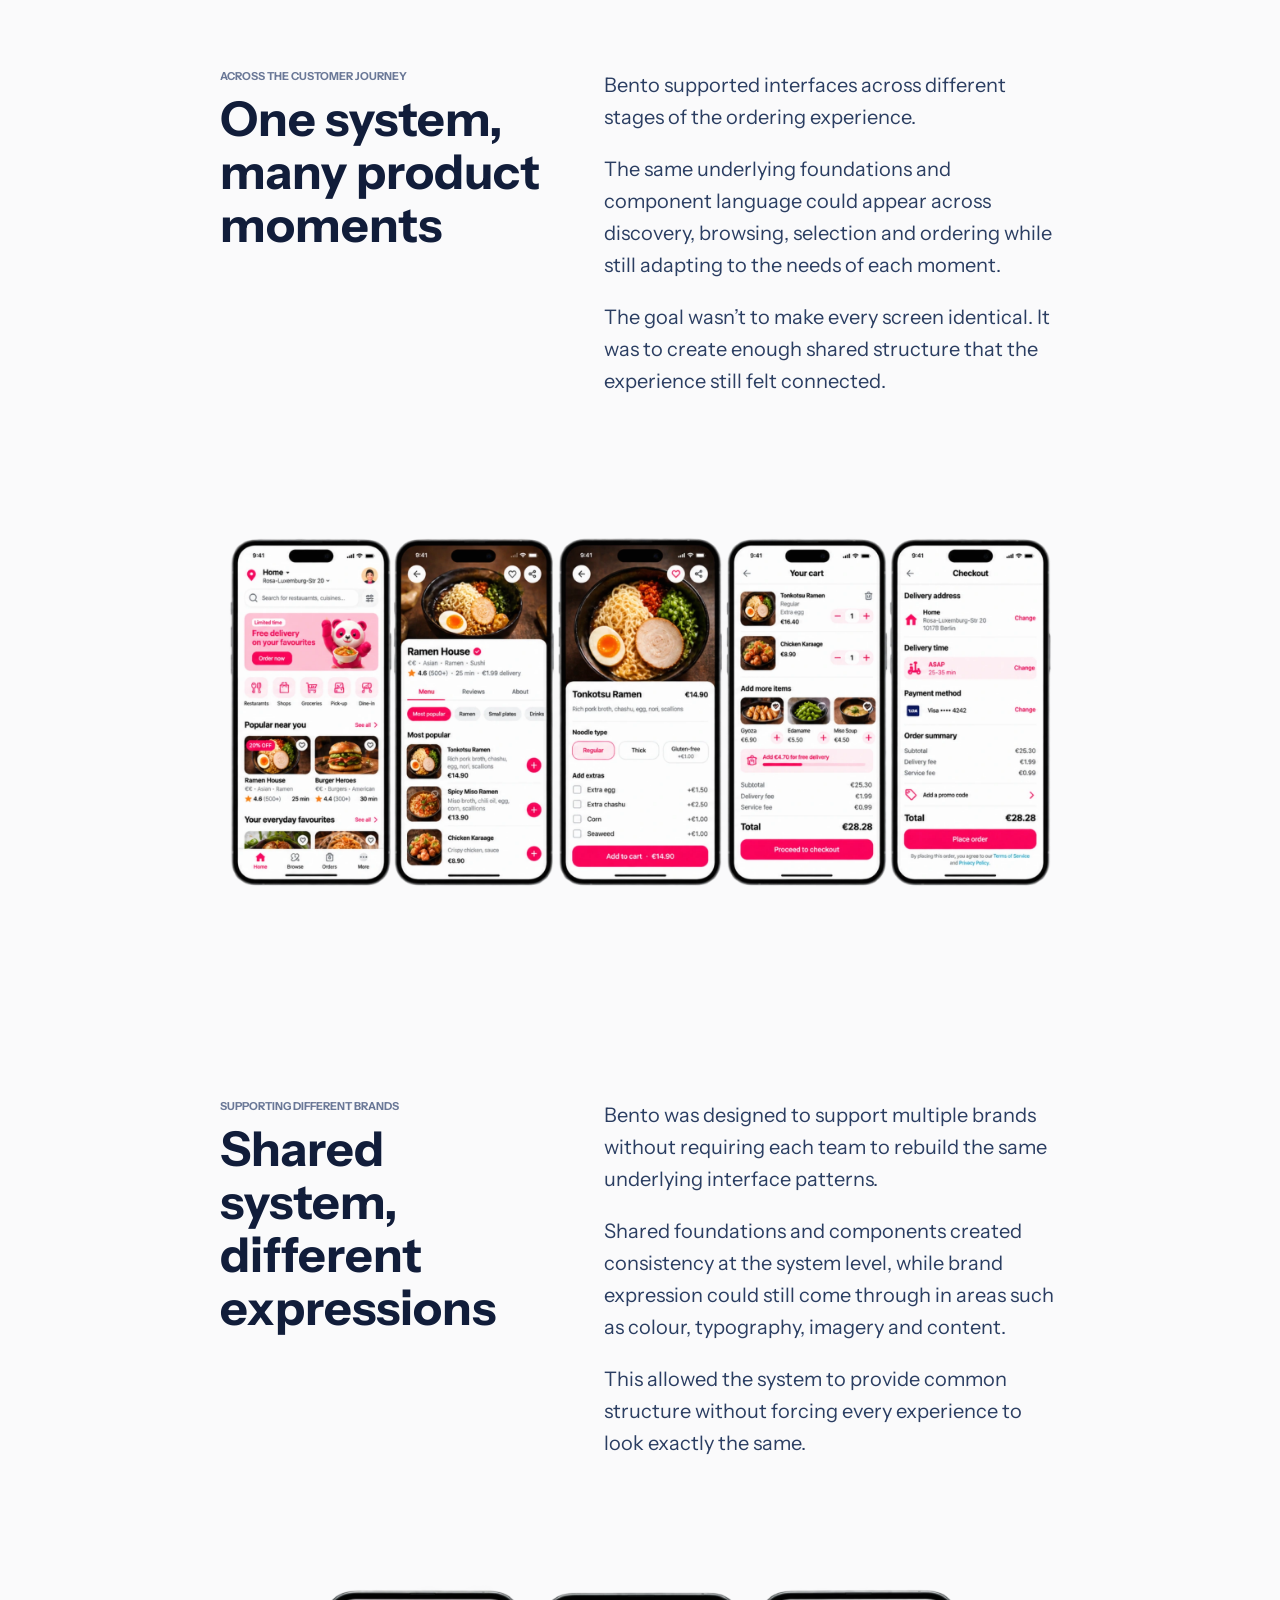
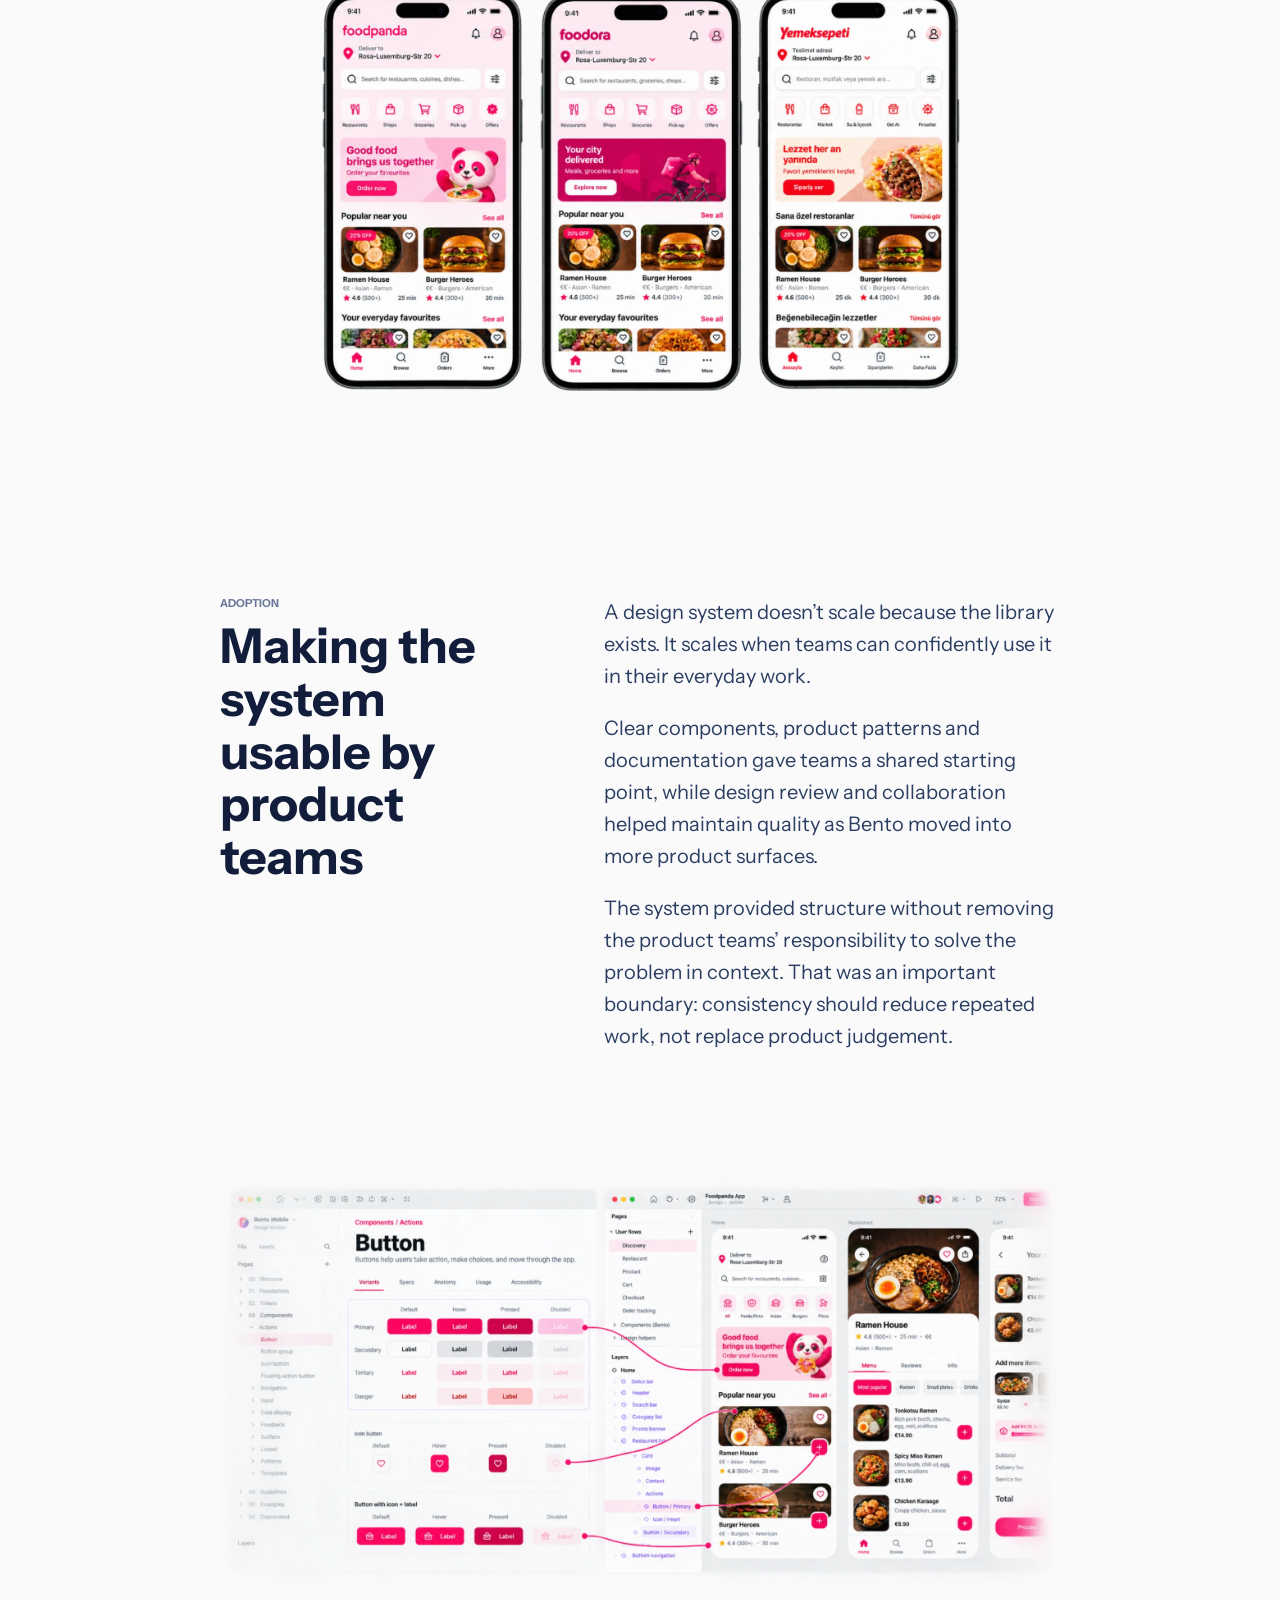
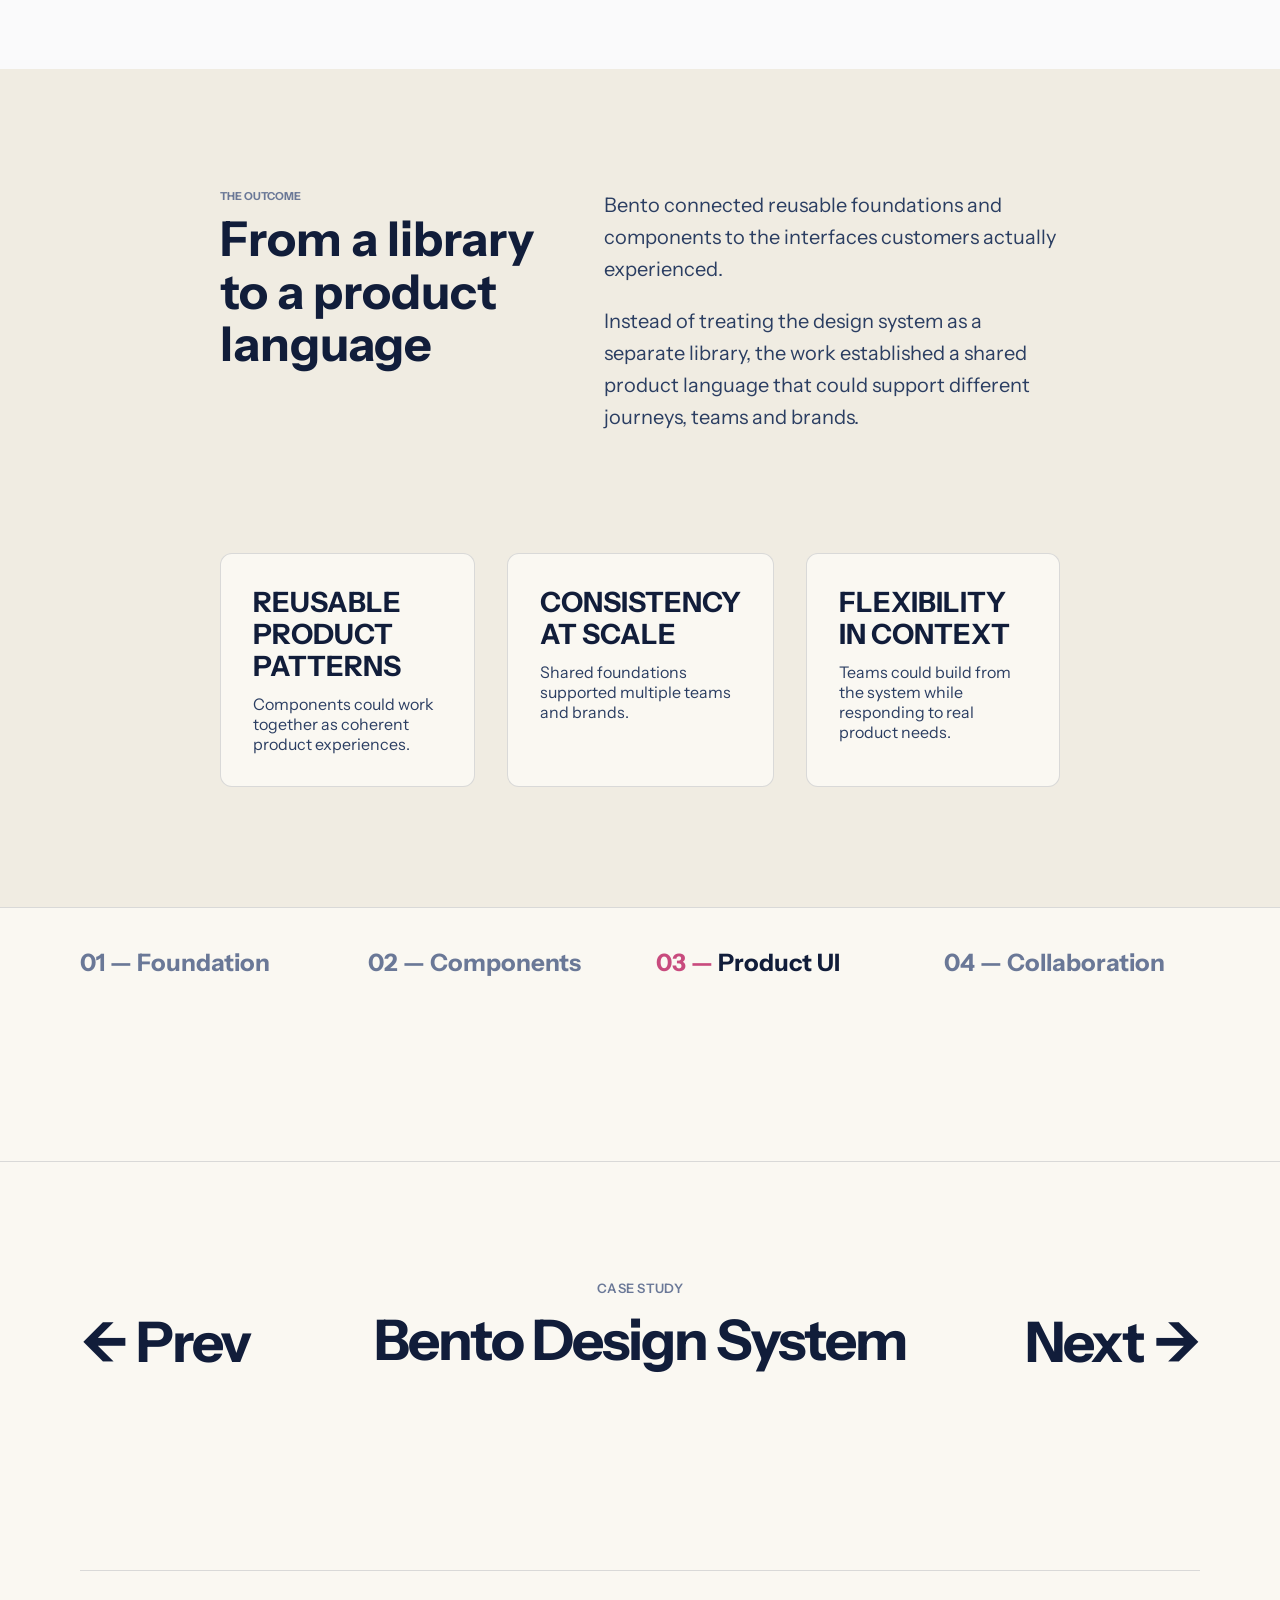
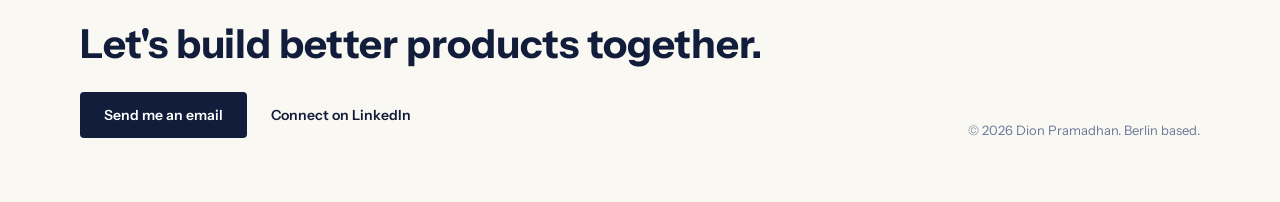
<file: bento-product-ui.html>
<!doctype html>
<html lang="en"><head><meta charset="utf-8"><meta name="viewport" content="width=device-width,initial-scale=1"><meta name="theme-color" content="#fafafb"><title>Bento — Product UI | Dion Pramadhan</title>
<link rel="preconnect" href="https://fonts.googleapis.com"><link rel="preconnect" href="https://fonts.gstatic.com" crossorigin><link href="https://fonts.googleapis.com/css2?family=Instrument+Sans:ital,wght@0,400;0,500;0,600;0,700;1,700&family=Inter:wght@700&display=swap" rel="stylesheet">
<style>
:root{--bg:#fafafb;--ink:#111d3a;--body:#2b3e62;--muted:#6a7897;--orange:#c84b7e;--line:rgba(17,29,58,.14);--card:#edeae3;--pink:#c84b7e;--quote:#f0ece2}
*{box-sizing:border-box}html,body{margin:0;background:var(--bg);color:var(--ink)}body{font-family:"Instrument Sans",system-ui,sans-serif}.nav{height:92px;padding:32px 80px;display:flex;align-items:center;justify-content:space-between}.logo{width:23px;height:28px;color:#2b4d8e}.navlinks{display:flex;gap:48px}.navlinks a{position:relative;color:var(--muted);font-size:14px;font-weight:500;text-decoration:none;transition:color .22s ease}.navlinks a:hover,.navlinks a:focus-visible,.navlinks a.active{color:var(--ink)}.navlinks a::after{content:"";position:absolute;left:0;right:0;top:50%;height:3px;background:#c84b7e;transform:scaleX(0);transform-origin:left;transition:transform .62s cubic-bezier(.22,1,.36,1)}.navlinks a.active::after,.navlinks a.is-leaving::after{transform:scaleX(1);transition-delay:.18s}
main,.footer{opacity:0;transform:translateY(12px)}.page-ready main,.page-ready .footer{opacity:1;transform:none;transition:opacity .58s ease,transform .62s cubic-bezier(.22,1,.36,1)}.page-ready .footer{transition-delay:.08s}.page-leaving main,.page-leaving .footer{opacity:0;transform:translateY(10px);transition:opacity .38s ease,transform .44s cubic-bezier(.22,1,.36,1)}
.case-title{padding:80px 80px 0}.case-title h1{font-size:40px;line-height:1;margin:0}.chapter-tabs{display:grid;grid-template-columns:repeat(4,1fr);gap:32px;padding:40px 80px;border-bottom:1px solid var(--line)}.chapter-tabs a{font-size:24px;font-weight:700;text-decoration:none;color:var(--muted);transition:color .2s ease}.chapter-tabs a.active,.chapter-tabs a:hover{color:var(--ink)}.chapter-tabs a.active .num,.chapter-tabs a:hover .num{color:var(--orange)}.chapter-label{position:relative;display:inline-block}.chapter-label::after{content:"";position:absolute;left:0;right:0;top:52%;height:3px;background:#c84b7e;transform:scaleX(0);transform-origin:left;transition:transform .55s cubic-bezier(.22,1,.36,1)}.chapter-tabs a:hover .chapter-label::after,.next-tabs a:hover .chapter-label::after{transform:scaleX(1)}.chapter-compact{display:none;border-bottom:1px solid var(--line);padding:40px 80px;grid-template-columns:1fr auto 1fr;align-items:center;gap:24px;font-size:24px;font-weight:700}.chapter-compact a,.chapter-compact span{text-decoration:none}.chapter-compact .prev{justify-self:start;color:var(--muted)}.chapter-compact .current{justify-self:center;color:var(--ink);white-space:nowrap}.chapter-compact .current .num{color:var(--orange)}.chapter-compact .next{justify-self:end;color:var(--muted)}.chapter-compact .is-disabled{opacity:.32;pointer-events:none}
.hero{padding:80px;max-width:1600px;margin:0 auto}.hero h2{font-size:clamp(64px,8.33vw,120px);line-height:1;letter-spacing:-.045em;margin:0 0 64px;max-width:1280px}.hero-grid{display:grid;grid-template-columns:minmax(0,2fr) minmax(340px,.72fr);gap:48px;align-items:start}.hero-media{height:auto;border-radius:12px;overflow:hidden;background:#eee}.hero-media img{display:block;width:100%;height:auto;object-fit:contain}.intro{font-size:17px;line-height:1.6;color:var(--body);margin:0 0 40px;max-width:460px}.meta{display:flex;flex-direction:column;gap:32px}.meta-label{font-size:11px;font-weight:700;color:var(--muted);text-transform:uppercase;margin-bottom:10px}.role{font-size:20px;font-weight:700}.tags{display:flex;gap:6px;flex-wrap:wrap}.tag{background:var(--card);border-radius:4px;padding:4px 10px;font-size:11px;font-weight:600;text-transform:uppercase;color:var(--body)}
.rule{height:1px;background:var(--line)}main>.rule~*{max-width:840px;margin-left:auto;margin-right:auto}.section{padding:120px 0}.two-col{display:grid;grid-template-columns:320px minmax(0,1fr);gap:64px;align-items:start}.section h3{font-size:48px;line-height:1.1;margin:0}.section p{font-size:20px;line-height:1.6;color:var(--body);margin:0}.section p+p{margin-top:20px}.full-media{padding:0 0 80px}.full-media img{display:block;width:100%;border-radius:12px}.quote-wrap{padding:0}.quote{background:var(--quote);padding:56px}.quote p{font-family:Inter,sans-serif;font-size:40px;line-height:1.2;text-align:center;margin:0}
.cards{padding:0 0 120px;max-width:1120px!important}.card-grid{display:grid;grid-template-columns:repeat(4,minmax(0,1fr));gap:24px}.card{min-height:430px;padding:28px;border-radius:12px;background:#faf8f2;border:1px solid var(--line);display:flex;flex-direction:column}.card h4{font-size:22px;line-height:1.15;margin:0 0 16px;min-height:52px}.card h4 .num{display:block;color:#c84b7e}.card p{font-size:16px;line-height:1.45;color:var(--body);margin:0}.card img{display:block;width:100%;height:170px;object-fit:contain;margin-top:auto;padding-top:24px;border-radius:8px}
.big-statement{padding:0 0 32px;font-size:28px;line-height:1.3;font-weight:500;text-align:center;letter-spacing:-.02em}.diagram{padding:0 0 120px}.diagram-box{background:#faf8f2;border:1px solid var(--line);border-radius:12px;padding:48px}.diagram-grid{display:grid;grid-template-columns:repeat(4,1fr);gap:24px;align-items:start}.diagram-col{border:1px solid var(--line);border-radius:10px;padding:20px}.diagram-col h4{font-size:17px;margin:0 0 10px;text-align:center}.diagram-col p{font-size:14px;line-height:1.45;color:var(--muted);text-align:center}.diagram-chip{margin-top:12px;padding:10px;border-radius:8px;background:var(--card);text-align:center;font-size:14px}.supplement{grid-column:1/-1;border:1px solid var(--line);border-radius:10px;padding:20px;text-align:center}.outcome-section{max-width:none!important;background:var(--quote);padding-left:max(20px,calc((100% - 840px)/2));padding-right:max(20px,calc((100% - 840px)/2))}.outcome-section>.section,.outcome-section>.full-media,.outcome-section>.quote-wrap,.outcome-section>.outcome-cards{max-width:840px;margin-left:auto;margin-right:auto}.outcome-cards{padding:0 0 120px}.outcome-grid{display:grid;grid-template-columns:repeat(3,1fr);gap:32px}.outcome-card{padding:32px;border:1px solid var(--line);border-radius:12px;background:#faf8f2}.outcome-card strong{display:block;font-size:28px;line-height:1.15;margin-bottom:12px}.outcome-card span{color:var(--body);font-size:16px}main>.rule~.next{max-width:none!important;width:100%;margin-left:0;margin-right:0;border-top:1px solid var(--line);border-bottom:0;background:#faf8f2;padding:40px max(80px,calc((100% - 1280px)/2)) 64px}.next-tabs{display:grid;grid-template-columns:repeat(4,1fr);gap:32px;margin-bottom:120px}.next-tabs a{font-size:24px;font-weight:700;color:var(--muted);text-decoration:none;transition:color .2s ease}.next-tabs a:hover,.next-tabs a[aria-current="page"]{color:var(--ink)}.next-tabs a:hover .num,.next-tabs a[aria-current="page"] .num{color:var(--orange)}.upnext{text-align:center}.upnext small{font-size:12px;color:var(--muted);font-weight:700;text-transform:uppercase}.upnext h4{font-size:40px;line-height:1.15;margin:16px 0 0}.upnext h4 a{color:var(--ink);text-decoration:none;position:relative;display:inline-block}.upnext h4 a::after{content:"";position:absolute;left:0;right:0;top:52%;height:3px;background:#c84b7e;transform:scaleX(0);transform-origin:left;transition:transform .55s cubic-bezier(.22,1,.36,1)}.upnext h4 a:hover::after{transform:scaleX(1)}
.footer{background:#faf8f2;border-top:0;padding:80px 80px 64px}.footer-line{height:1px;background:var(--line);margin-bottom:48px}.footer-row{display:flex;align-items:flex-end;justify-content:space-between;gap:40px}.footer h2{font-size:40px;margin:0 0 24px}.contact-actions{display:flex;align-items:center;gap:24px}.contact-btn,.contact-link{position:relative;display:inline-flex;align-items:center;justify-content:center;font-size:14px;font-weight:600;text-decoration:none}.contact-btn{background:var(--ink);color:#fff;padding:14px 24px;border-radius:4px}.contact-link{color:var(--ink)}.copyright{font-size:13px;color:var(--muted)}
@media(max-width:1140px){.chapter-tabs,.next-tabs{display:none}.case-title{text-align:center}.chapter-compact{display:grid;padding-left:32px;padding-right:32px}.chapter-compact .prev,.chapter-compact .next{font-weight:700}.chapter-compact-bottom{margin-bottom:64px}}
@media(max-width:1000px){main>.rule~*{max-width:min(840px,calc(100% - 64px))}.cards{max-width:calc(100% - 64px)!important}main>.rule~.next{max-width:none!important;margin-left:0;margin-right:0;padding-left:32px;padding-right:32px}.nav,.case-title,.hero,.footer{padding-left:32px;padding-right:32px}.chapter-tabs{padding-left:32px;padding-right:32px;grid-template-columns:1fr 1fr}.hero-grid,.two-col{grid-template-columns:1fr}.hero-media{height:auto;aspect-ratio:1.125}.card-grid,.diagram-grid,.outcome-grid{grid-template-columns:1fr 1fr}}
@media(max-width:425px){.chapter-compact{grid-template-columns:auto 1fr auto;gap:10px}.chapter-compact .compact-label{display:none}.chapter-compact .current{justify-self:center;font-size:16px}.chapter-compact .prev,.chapter-compact .next{font-size:24px;line-height:1}}
@media(max-width:720px){main>.rule~*{max-width:calc(100% - 40px)}.cards{max-width:calc(100% - 40px)!important}.card{min-height:0}.card h4{min-height:0}.card img{height:auto;max-height:220px}main>.rule~.next{max-width:none!important;margin-left:0;margin-right:0;padding-left:20px;padding-right:20px}.nav{height:auto;padding:22px 20px}.navlinks{gap:18px}.case-title,.hero,.footer{padding-left:20px;padding-right:20px}.case-title{padding-top:44px}.chapter-tabs{padding:24px 20px;grid-template-columns:1fr;gap:12px}.chapter-tabs a{font-size:18px}.chapter-compact{padding:24px 20px;font-size:18px;gap:12px}.chapter-compact-bottom{margin-bottom:48px}.hero{padding-top:48px}.hero h2{font-size:56px}.section{padding-top:80px;padding-bottom:80px}.two-col{grid-template-columns:1fr;gap:24px}.section h3{font-size:38px}.section p{font-size:18px}.quote{padding:32px 20px}.quote p{font-size:28px}.card-grid,.diagram-grid,.outcome-grid{grid-template-columns:1fr}.next-tabs{grid-template-columns:1fr;gap:12px;margin-bottom:72px}.next-tabs a{font-size:18px}.upnext h4{font-size:32px}.footer-row{align-items:flex-start;flex-direction:column}}
.card-grid:has(.card:nth-child(3):last-child){grid-template-columns:repeat(3,minmax(0,1fr))}@media(max-width:1000px){.card-grid:has(.card:nth-child(3):last-child){grid-template-columns:repeat(3,minmax(0,1fr))}}@media(max-width:720px){.card-grid:has(.card:nth-child(3):last-child){grid-template-columns:1fr}}
/* Accessibility hardening */
.skip-link{position:fixed;top:12px;left:12px;z-index:9999;padding:10px 14px;background:#111d3a;color:#fff;border-radius:6px;font:600 14px/1.2 "Instrument Sans",sans-serif;text-decoration:none;transform:translateY(-160%);transition:transform .2s ease}
.skip-link:focus{transform:translateY(0)}
a:focus-visible,button:focus-visible,[tabindex]:focus-visible{outline:3px solid #c84b7e;outline-offset:4px;border-radius:3px}
@media(prefers-reduced-motion:reduce){html{scroll-behavior:auto!important}*,*::before,*::after{animation-duration:.01ms!important;animation-iteration-count:1!important;transition-duration:.01ms!important;transition-delay:0s!important}}
.back-to-top{position:fixed;right:28px;bottom:28px;width:44px;height:44px;border:1px solid rgba(17,24,39,.12);border-radius:50%;background:var(--ink);color:#fff;display:flex;align-items:center;justify-content:center;font:700 20px/1 "Instrument Sans",sans-serif;cursor:pointer;z-index:20;opacity:0;transform:translateY(10px);pointer-events:none;transition:opacity .2s ease,transform .24s cubic-bezier(.22,1,.36,1),background-color .2s ease}.back-to-top.is-visible{opacity:1;transform:translateY(0);pointer-events:auto}.back-to-top:hover{background:#1f2937}.back-to-top:focus-visible{outline:3px solid #c84b7e;outline-offset:4px}@media(max-width:720px){.back-to-top{right:16px;bottom:16px;width:42px;height:42px}}@media(max-width:720px){.footer-row{align-items:center!important;text-align:center}.footer-row>div:first-child{width:100%;display:flex;flex-direction:column;align-items:center}.footer h2{text-align:center}.contact-actions,.footer-links{align-items:center!important;justify-content:center}.copyright{width:100%;text-align:center}}</style><link rel="stylesheet" href="/assets/case-study-nav.css"></head><body>
<a class="skip-link" href="#main-content">Skip to main content</a>
<header class="nav"><a href="/" aria-label="Dion — Home"><svg class="logo" viewBox="0 0 23 28" role="img" aria-label="Dion" xmlns="http://www.w3.org/2000/svg"><path fill-rule="evenodd" clip-rule="evenodd" d="M11.5 0H0V22.8571H4.6V28H5.75H6.9H11.5V25.7143H6.9V22.8571H11.5C17.8513 22.8571 23 17.7404 23 11.4286C23 5.11675 17.8513 0 11.5 0ZM6.9 18.2857V20.5714H11.5C16.581 20.5714 20.7 16.4781 20.7 11.4286C20.7 6.37909 16.581 2.28571 11.5 2.28571H2.3V20.5714H4.6V18.2857V6.28571V4.57143H11.5C15.3108 4.57143 18.4 7.64149 18.4 11.4286C18.4 15.2157 15.3108 18.2857 11.5 18.2857H9.2V16H11.5C14.0405 16 16.1 13.9533 16.1 11.4286C16.1 8.90383 14.0405 6.85714 11.5 6.85714H6.9V13.1429V16V18.2857Z" fill="currentColor"/></svg></a><nav class="navlinks" aria-label="Main navigation"><a href="/">Home</a><a class="active" aria-current="page" href="/work.html">Work</a><a href="/about.html">About + Contact</a></nav></header>
<main id="main-content">
<section class="case-title"><h1>Bento Design System</h1></section>
<nav class="chapter-tabs" aria-label="Bento chapters"><a href="/bento-foundation.html"><span class="num">01 — </span><span class="chapter-label">Foundation</span></a><a href="/bento-components.html"><span class="num">02 — </span><span class="chapter-label">Components</span></a><a href="/bento-product-ui.html" class="active"><span class="num">03 — </span><span class="chapter-label">Product UI</span></a><a href="/bento-collaboration.html"><span class="num">04 — </span><span class="chapter-label">Collaboration</span></a></nav><nav class="chapter-compact" aria-label="Bento chapter navigation"><a class="prev" href="/bento-components.html" aria-label="Previous chapter">‹ <span class="compact-label">Prev</span></a><span class="current" aria-current="page"><span class="num">03 — </span>Product UI</span><a class="next" href="/bento-collaboration.html" aria-label="Next chapter"><span class="compact-label">Next</span> ›</a></nav>
<section class="hero"><h2>Taking the system into the product</h2><div class="hero-grid"><div class="hero-media"><img src="/assets/bento-ch03-thumbnail.webp" alt=""></div><div><p class="intro">The next test for Bento was the product itself. I worked on connecting reusable components into real food-ordering journeys, where content, localisation and brand expression could challenge even well-defined foundations.</p><div class="meta"><div><div class="meta-label">Role</div><div class="role">Lead Product Designer, Design Systems</div></div><div><div class="meta-label">Focus</div><div class="tags"><span class="tag">Product UI</span><span class="tag">Design systems</span><span class="tag">Adoption</span><span class="tag">Mobile</span><span class="tag">Quality</span></div></div></div></div></div></section>
<div class="rule"></div>
<section class="section"><div class="two-col"><div><div class="meta-label">The challenge</div><h3>A component library isn't a product</h3></div><div><p>Individual components could be well designed and documented, but real product experiences introduced another level of complexity.</p><p>Components had to work together across different screens, journeys and content conditions — without losing the flexibility product teams needed to solve their own problems.</p><p>The challenge shifted from defining individual building blocks to understanding how those building blocks behaved as part of a complete experience.</p></div></div></section><div class="full-media"><img src="/assets/bento-ch03-product-components.webp" alt="Product UI assembled from reusable Bento components"></div><section class="section"><div class="two-col"><div><div class="meta-label">From components to compositions</div><h3>Building repeatable product patterns</h3></div><div><p>As components came together in real interfaces, recurring compositions began to emerge.</p><p>Navigation, content cards, product tiles, search, headers and actions weren’t experienced independently. Their spacing, hierarchy and behaviour needed to work together as a coherent interface.</p><p>Bento provided the shared building blocks while product context determined how they were composed.</p></div></div></section><div class="full-media"><img src="/assets/bento-ch03-composition-pattern.webp" alt="Components combined into reusable compositions and product patterns"></div><section class="section"><div class="two-col"><div><div class="meta-label">Designing for real content</div><h3>The system had to survive reality</h3></div><div><p>Components rarely appear under perfect conditions.</p><p>Real products introduce long restaurant names, different imagery, changing prices, promotional content, localisation and varying amounts of information. These conditions mattered when deciding whether to improve a shared component, add a variant or let a product team solve a specific need.</p><p>Reusable UI therefore needed enough structure to remain predictable while allowing content and product context to change.</p></div></div></section><div class="full-media"><img src="/assets/bento-ch03-content-variants.webp" alt="Product cards adapting to different content conditions"></div><section class="section"><div class="two-col"><div><div class="meta-label">Across the customer journey</div><h3>One system, many product moments</h3></div><div><p>Bento supported interfaces across different stages of the ordering experience.</p><p>The same underlying foundations and component language could appear across discovery, browsing, selection and ordering while still adapting to the needs of each moment.</p><p>The goal wasn’t to make every screen identical. It was to create enough shared structure that the experience still felt connected.</p></div></div></section><div class="full-media"><img src="/assets/bento-ch03-customer-journey.webp" alt="Bento patterns across the customer ordering journey"></div><section class="section"><div class="two-col"><div><div class="meta-label">Supporting different brands</div><h3>Shared system, different expressions</h3></div><div><p>Bento was designed to support multiple brands without requiring each team to rebuild the same underlying interface patterns.</p><p>Shared foundations and components created consistency at the system level, while brand expression could still come through in areas such as colour, typography, imagery and content.</p><p>This allowed the system to provide common structure without forcing every experience to look exactly the same.</p></div></div></section><div class="full-media"><img src="/assets/bento-ch03-multi-brand.webp" alt="Shared Bento system expressed across Foodpanda, Foodora and Yemeksepeti"></div><section class="section"><div class="two-col"><div><div class="meta-label">Adoption</div><h3>Making the system usable by product teams</h3></div><div><p>A design system doesn’t scale because the library exists. It scales when teams can confidently use it in their everyday work.</p><p>Clear components, product patterns and documentation gave teams a shared starting point, while design review and collaboration helped maintain quality as Bento moved into more product surfaces.</p><p>The system provided structure without removing the product teams’ responsibility to solve the problem in context. That was an important boundary: consistency should reduce repeated work, not replace product judgement.</p></div></div></section>
<div class="full-media"><img src="/assets/bento-ch03-adoption-workflow.webp" alt="Bento design system components connected to product implementation in Figma"></div><div class="outcome-section"><section class="section"><div class="two-col"><div><div class="meta-label">The outcome</div><h3>From a library to a product language</h3></div><div><p>Bento connected reusable foundations and components to the interfaces customers actually experienced.</p><p>Instead of treating the design system as a separate library, the work established a shared product language that could support different journeys, teams and brands.</p></div></div></section><section class="outcome-cards"><div class="outcome-grid"><div class="outcome-card"><strong>REUSABLE PRODUCT PATTERNS</strong><span>Components could work together as coherent product experiences.</span></div><div class="outcome-card"><strong>CONSISTENCY AT SCALE</strong><span>Shared foundations supported multiple teams and brands.</span></div><div class="outcome-card"><strong>FLEXIBILITY IN CONTEXT</strong><span>Teams could build from the system while responding to real product needs.</span></div></div></section></div>
<section class="next"><div class="next-tabs"><a href="/bento-foundation.html"><span class="num">01 — </span><span class="chapter-label">Foundation</span></a><a href="/bento-components.html"><span class="num">02 — </span><span class="chapter-label">Components</span></a><a href="/bento-product-ui.html" aria-current="page"><span class="num">03 — </span><span class="chapter-label">Product UI</span></a><a href="/bento-collaboration.html"><span class="num">04 — </span><span class="chapter-label">Collaboration</span></a></div><nav class="chapter-compact chapter-compact-bottom" aria-label="Bento chapter navigation"><a class="prev" href="/bento-components.html" aria-label="Previous chapter">‹ <span class="compact-label">Prev</span></a><span class="current" aria-current="page"><span class="num">03 — </span>Product UI</span><a class="next" href="/bento-collaboration.html" aria-label="Next chapter"><span class="compact-label">Next</span> ›</a></nav></section><div data-case-study-cycle="bento"></div>
</main>
<footer class="footer"><div class="footer-line"></div><div class="footer-row"><div><h2>Let's build better products together.</h2><div class="contact-actions"><a class="contact-btn" href="mailto:pramadhan.dion@gmail.com">Send me an email</a><a class="contact-link" href="https://www.linkedin.com/in/dion-pramadhan-168614108/" target="_blank" rel="noreferrer">Connect on LinkedIn</a></div></div><div class="copyright">© <span id="copyrightYear"></span> Dion Pramadhan. Berlin based.</div></div></footer>
<script>document.getElementById("copyrightYear").textContent=new Date().getFullYear();requestAnimationFrame(()=>requestAnimationFrame(()=>document.body.classList.add("page-ready")));document.querySelectorAll(".navlinks a:not(.active)").forEach(link=>link.addEventListener("click",e=>{const href=link.getAttribute("href");if(!href||href.startsWith("mailto:")||href.startsWith("http"))return;e.preventDefault();document.querySelectorAll(".navlinks a").forEach(a=>a.classList.remove("active","is-leaving"));link.classList.add("active","is-leaving");setTimeout(()=>document.body.classList.add("page-leaving"),260);setTimeout(()=>location.href=href,980)}));</script>
<button class="back-to-top" type="button" aria-label="Back to top" title="Back to top">↑</button><script>(()=>{const button=document.querySelector(".back-to-top");if(!button)return;const reduceMotion=window.matchMedia("(prefers-reduced-motion: reduce)").matches;let lastY=window.scrollY;let programmatic=false;let ticking=false;const hide=()=>button.classList.remove("is-visible");const show=()=>button.classList.add("is-visible");const update=()=>{const y=window.scrollY;const delta=y-lastY;if(programmatic){hide();if(y<=4)programmatic=false;lastY=y;ticking=false;return}if(y<280){hide()}else if(delta<=-6){show()}else if(delta>=6){hide()}lastY=y;ticking=false};window.addEventListener("scroll",()=>{if(!ticking){requestAnimationFrame(update);ticking=true}},{passive:true});button.addEventListener("click",()=>{programmatic=true;hide();window.scrollTo({top:0,behavior:reduceMotion?"auto":"smooth"})});})();</script><script src="/assets/case-study-nav.js"></script></body></html>
</file>
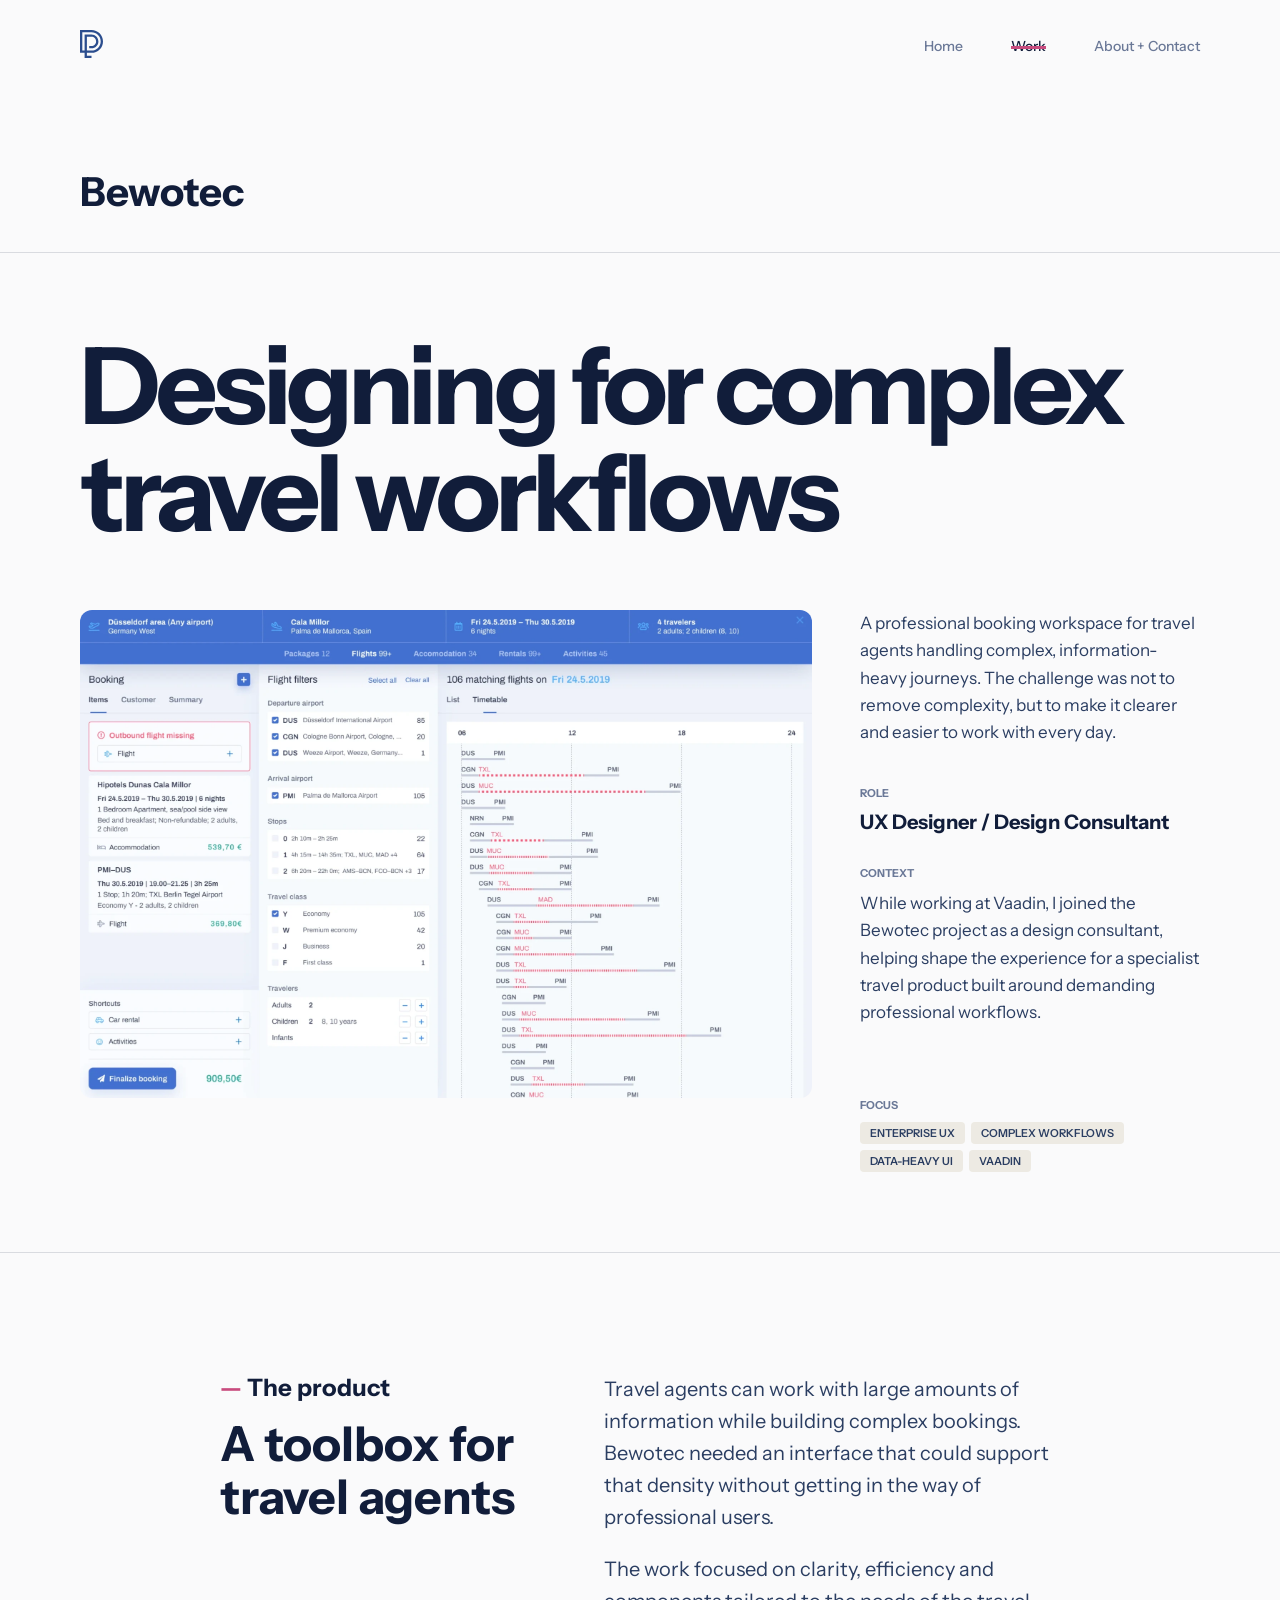
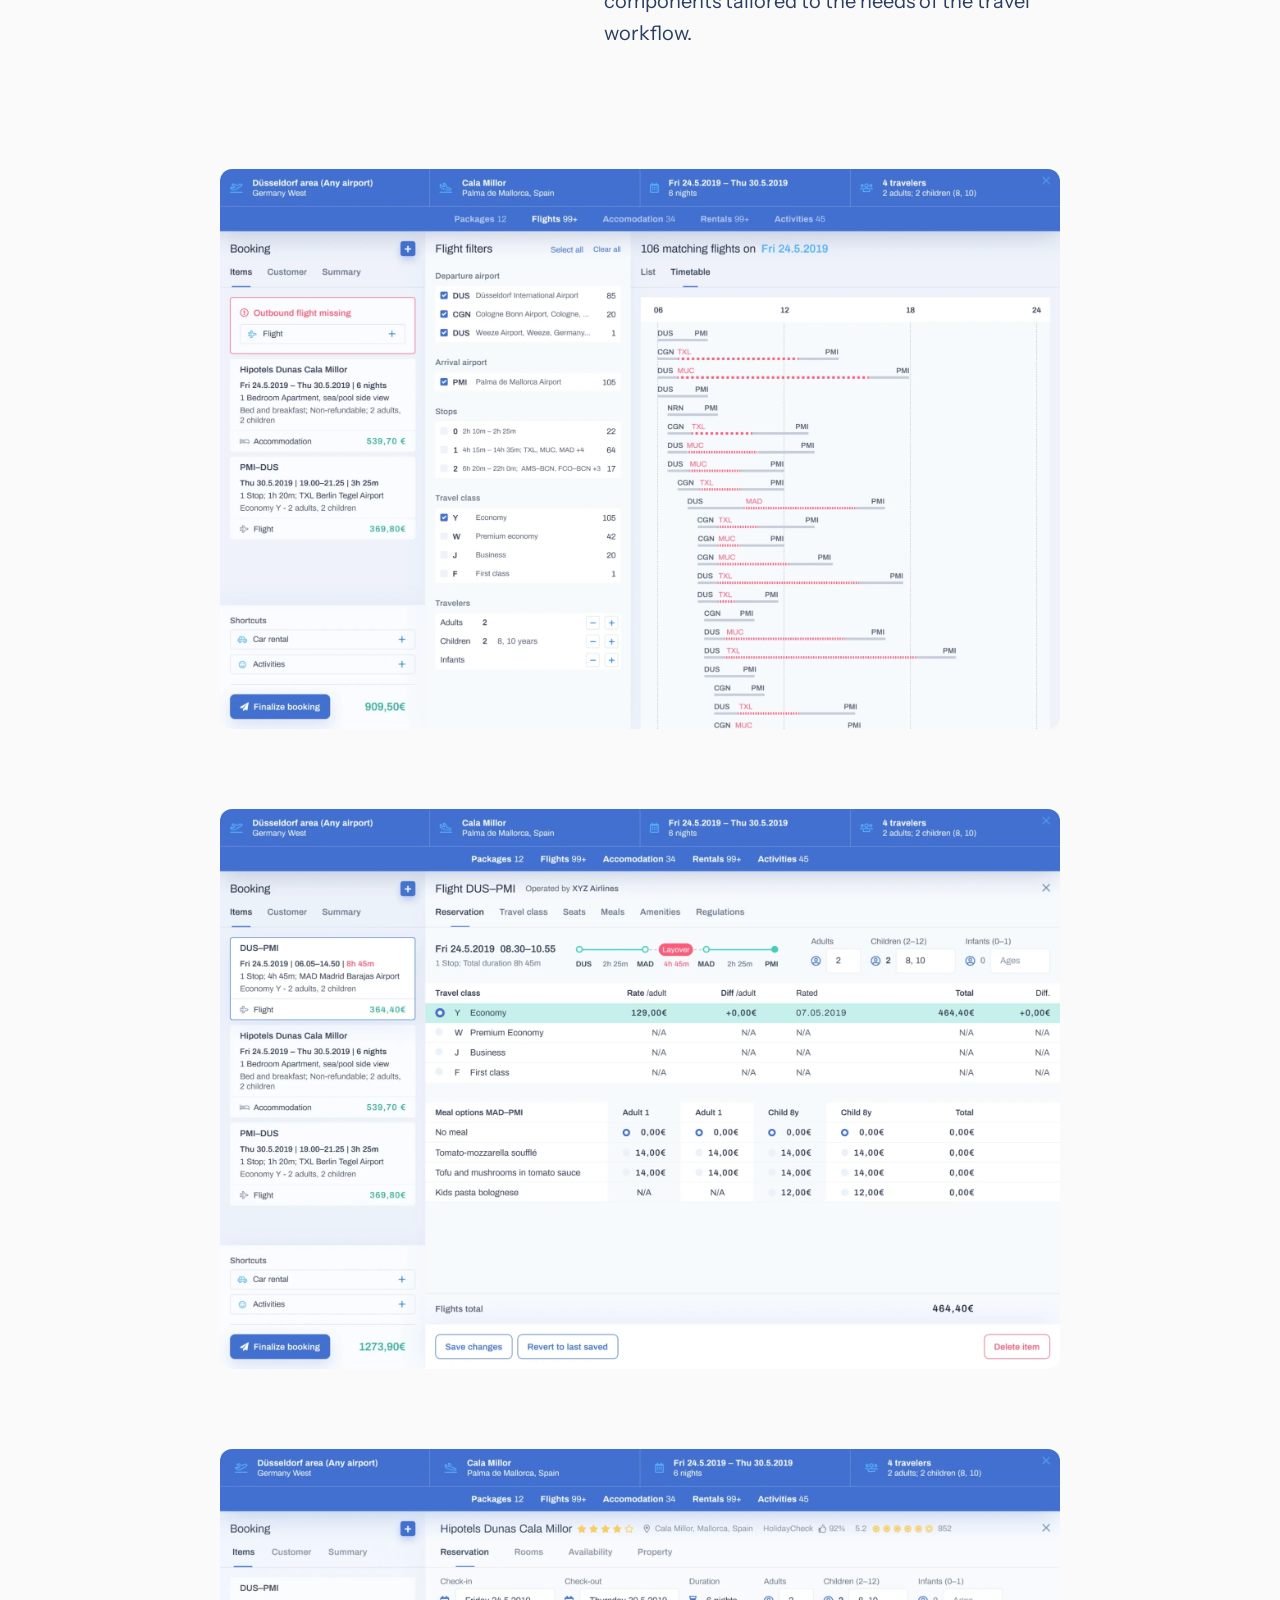
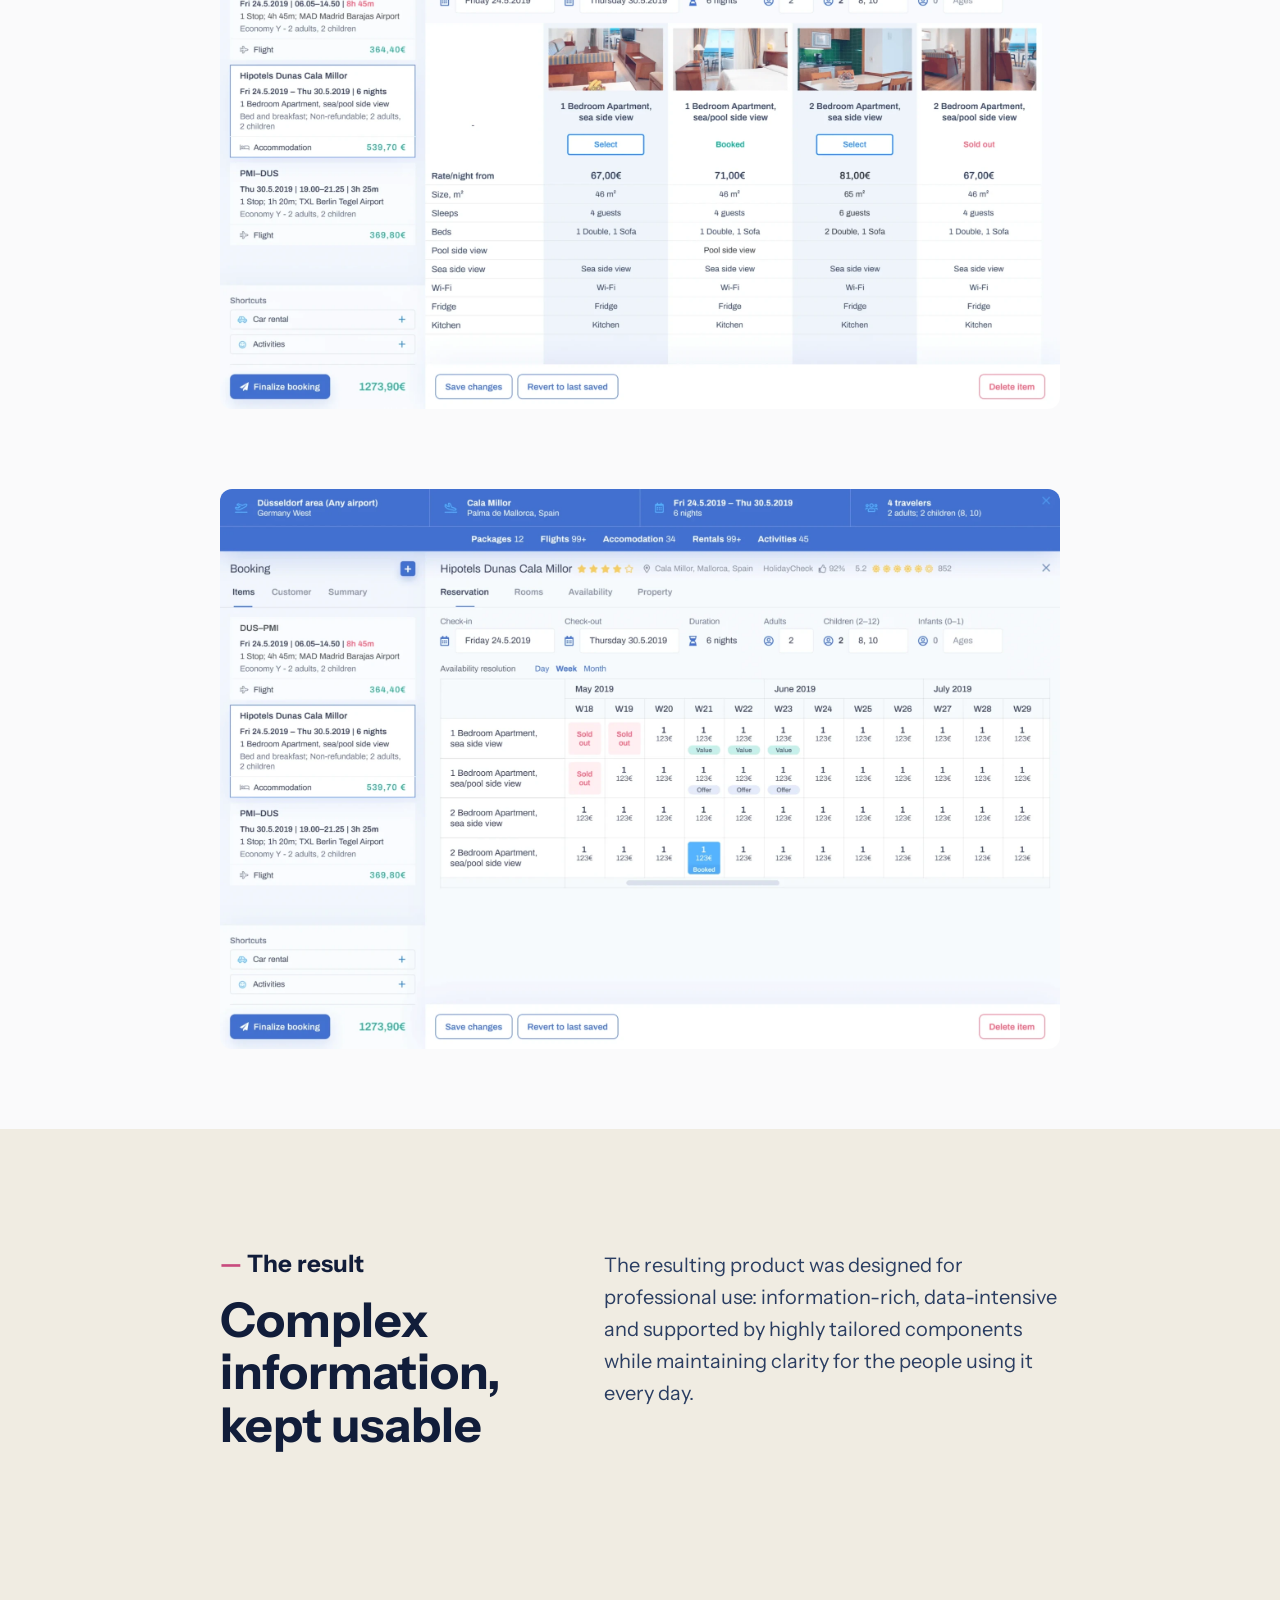
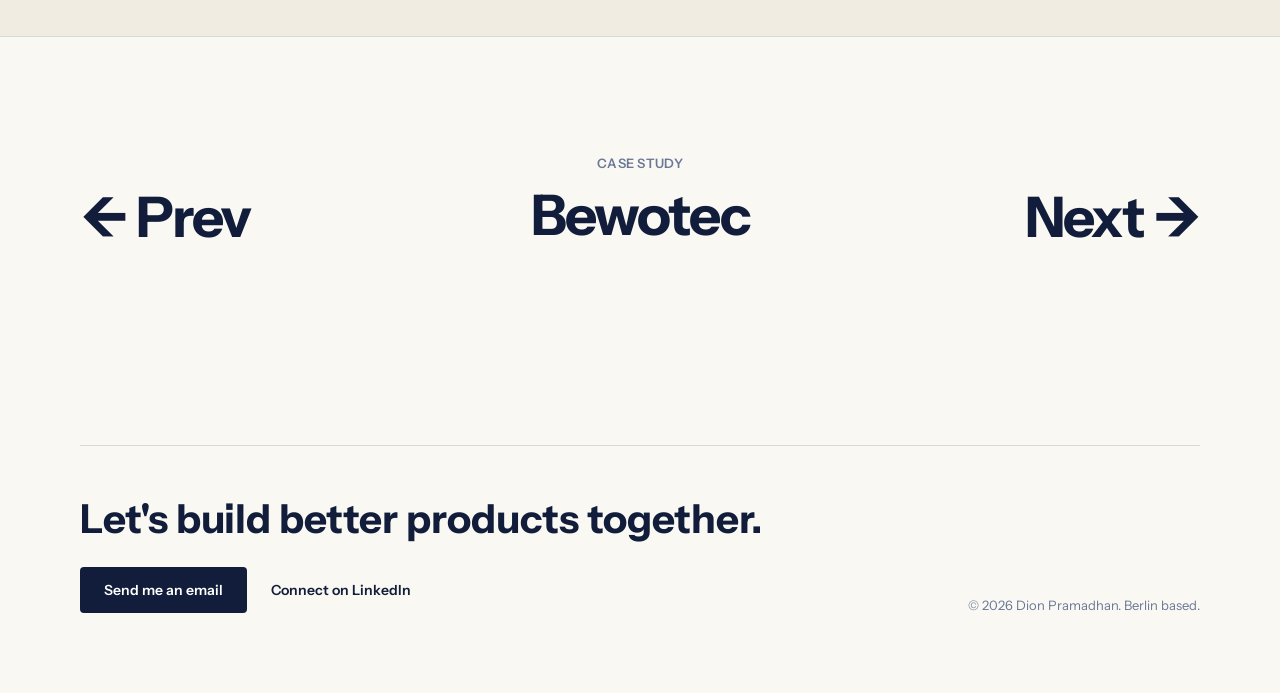
<file: bewotec.html>
<!doctype html><html lang="en"><head><meta charset="utf-8"><meta name="viewport" content="width=device-width,initial-scale=1"><meta name="theme-color" content="#fafafb"><title>Bewotec | Dion Pramadhan</title><link rel="preconnect" href="https://fonts.googleapis.com"><link rel="preconnect" href="https://fonts.gstatic.com" crossorigin><link href="https://fonts.googleapis.com/css2?family=Instrument+Sans:wght@400;500;600;700&display=swap" rel="stylesheet"><style>:root{--bg:#fafafb;--ink:#111d3a;--body:#2b3e62;--muted:#6a7897;--orange:#c84b7e;--pink:#c84b7e;--line:rgba(17,29,58,.14);--card:#edeae3;--quote:#f0ece2}*{box-sizing:border-box}html,body{margin:0;background:var(--bg);color:var(--ink)}body{font-family:"Instrument Sans",system-ui,sans-serif}.nav{height:92px;padding:32px 80px;display:flex;align-items:center;justify-content:space-between}.logo{width:23px;height:28px;color:#2b4d8e}.navlinks{display:flex;gap:48px}.navlinks a{position:relative;color:var(--muted);font-size:14px;font-weight:500;text-decoration:none}.navlinks a:hover,.navlinks a.active{color:var(--ink)}.navlinks a:after{content:"";position:absolute;left:0;right:0;top:50%;height:3px;background:#c84b7e;transform:scaleX(0);transform-origin:left;transition:.55s}.navlinks a.active:after,.navlinks a:hover:after{transform:scaleX(1)}main,.footer{opacity:0;transform:translateY(12px)}.page-ready main,.page-ready .footer{opacity:1;transform:none;transition:opacity .58s ease,transform .62s cubic-bezier(.22,1,.36,1)}.case-title{padding:80px 80px 40px;border-bottom:1px solid var(--line)}.case-title h1{font-size:40px;line-height:1;margin:0}.hero{padding:80px;max-width:1600px;margin:auto}.hero h2{font-size:clamp(64px,8.33vw,120px);line-height:1;letter-spacing:-.045em;margin:0 0 64px;max-width:1280px}.hero-grid{display:grid;grid-template-columns:minmax(0,2fr) minmax(340px,.72fr);gap:48px;align-items:start}.hero-media img,.visual img{display:block;width:100%;border-radius:12px}.intro{font-size:17px;line-height:1.6;color:var(--body);margin:0 0 40px;max-width:460px}.meta{display:flex;flex-direction:column;gap:32px}.label{font-size:11px;font-weight:700;color:var(--muted);text-transform:uppercase;margin-bottom:10px}.role{font-size:20px;font-weight:700}.tags{display:flex;gap:6px;flex-wrap:wrap}.tag{background:var(--card);padding:4px 10px;border-radius:4px;font-size:11px;font-weight:600;text-transform:uppercase;color:var(--body)}.rule{height:1px;background:var(--line)}.section{max-width:840px;margin-left:auto;margin-right:auto;padding:120px 0;display:grid;grid-template-columns:320px minmax(0,1fr);gap:64px;align-items:start}.eyebrow{font-size:24px;font-weight:700;margin:0 0 16px}.eyebrow:before{content:'— ';color:var(--orange)}.section h3{font-size:48px;line-height:1.1;margin:0}.copy{font-size:20px;line-height:1.6;color:var(--body)}.copy p{font-size:20px;line-height:1.6;color:var(--body);margin:0}.copy p+p{margin-top:20px}.visual{max-width:840px;margin:0 auto;padding:0 0 80px}.quote{max-width:840px;margin:0 auto;background:var(--quote);padding:56px;font-size:40px;line-height:1.25;font-weight:700;text-align:center}.outcome{background:var(--quote);max-width:none;padding:120px max(20px,calc((100% - 840px)/2))}.outcome-inner{max-width:840px;margin:auto;padding:0}.outcome .section{padding:0 0 64px;max-width:840px}.outcome-grid{display:grid;grid-template-columns:repeat(3,1fr);gap:24px}.outcome-card{background:#faf8f2;border:1px solid var(--line);border-radius:12px;padding:32px}.outcome-card strong{display:block;font-size:24px;line-height:1.1;margin-bottom:12px}.outcome-card span{color:var(--body);line-height:1.5}.previous{width:100%;border-top:1px solid var(--line);background:#faf8f2;padding:64px max(80px,calc((100% - 1280px)/2));text-align:center}.previous small{font-size:12px;color:var(--muted);font-weight:700;text-transform:uppercase}.previous h4{font-size:40px;line-height:1.15;margin:16px 0 0}.previous a{position:relative;display:inline-block;color:var(--ink);text-decoration:none}.previous a:after{content:"";position:absolute;left:0;right:0;top:52%;height:3px;background:#c84b7e;transform:scaleX(0);transform-origin:left;transition:transform .55s cubic-bezier(.22,1,.36,1)}.previous a:hover:after{transform:scaleX(1)}.footer{background:#faf8f2;padding:80px}.footer-line{height:1px;background:var(--line);margin-bottom:48px}.footer-row{display:flex;justify-content:space-between;align-items:flex-end;gap:40px}.footer h2{font-size:40px;margin:0 0 24px}.contact-actions{display:flex;gap:24px;align-items:center}.contact-btn{background:var(--ink);color:#fff;padding:14px 24px;border-radius:4px;text-decoration:none;font-size:14px;font-weight:600}.contact-link{color:var(--ink);text-decoration:none;font-size:14px;font-weight:600}.copyright{font-size:13px;color:var(--muted)}@media(max-width:1000px){.nav,.case-title,.hero,.footer{padding-left:32px;padding-right:32px}.section,.visual,.quote{max-width:min(840px,calc(100% - 64px))}.hero-grid,.section{grid-template-columns:1fr}.section{gap:32px}.outcome-grid{grid-template-columns:1fr}.previous{padding-left:32px;padding-right:32px}}@media(max-width:720px){.nav{padding:22px 20px;height:auto}.navlinks{gap:18px}.case-title,.hero,.footer{padding-left:20px;padding-right:20px}.section,.visual,.quote{max-width:calc(100% - 40px)}.hero h2{font-size:56px}.section h3{font-size:38px}.section{padding-top:80px;padding-bottom:80px}.quote{font-size:28px;padding:40px 20px}.previous{padding:56px 20px}.previous h4{font-size:32px}.footer-row{flex-direction:column;align-items:flex-start}}.bewotec-placeholder{min-height:420px;border:1px solid var(--line);border-radius:12px;background:linear-gradient(135deg,#edeae3,#fff);display:flex;flex-direction:column;align-items:center;justify-content:center;color:var(--muted);font-size:18px;gap:8px}.bewotec-placeholder small{font-size:12px}.hero-media.bewotec-placeholder{min-height:520px}
/* Accessibility hardening */
.skip-link{position:fixed;top:12px;left:12px;z-index:9999;padding:10px 14px;background:#111d3a;color:#fff;border-radius:6px;font:600 14px/1.2 "Instrument Sans",sans-serif;text-decoration:none;transform:translateY(-160%);transition:transform .2s ease}
.skip-link:focus{transform:translateY(0)}
a:focus-visible,button:focus-visible,[tabindex]:focus-visible{outline:3px solid #c84b7e;outline-offset:4px;border-radius:3px}
@media(prefers-reduced-motion:reduce){html{scroll-behavior:auto!important}*,*::before,*::after{animation-duration:.01ms!important;animation-iteration-count:1!important;transition-duration:.01ms!important;transition-delay:0s!important}}
.back-to-top{position:fixed;right:28px;bottom:28px;width:44px;height:44px;border:1px solid rgba(17,24,39,.12);border-radius:50%;background:var(--ink);color:#fff;display:flex;align-items:center;justify-content:center;font:700 20px/1 "Instrument Sans",sans-serif;cursor:pointer;z-index:20;opacity:0;transform:translateY(10px);pointer-events:none;transition:opacity .2s ease,transform .24s cubic-bezier(.22,1,.36,1),background-color .2s ease}.back-to-top.is-visible{opacity:1;transform:translateY(0);pointer-events:auto}.back-to-top:hover{background:#1f2937}.back-to-top:focus-visible{outline:3px solid #c84b7e;outline-offset:4px}@media(max-width:720px){.back-to-top{right:16px;bottom:16px;width:42px;height:42px}}@media(max-width:720px){.footer-row{align-items:center!important;text-align:center}.footer-row>div:first-child{width:100%;display:flex;flex-direction:column;align-items:center}.footer h2{text-align:center}.contact-actions,.footer-links{align-items:center!important;justify-content:center}.copyright{width:100%;text-align:center}}</style><link rel="stylesheet" href="/assets/case-study-nav.css"></head><body>
<a class="skip-link" href="#main-content">Skip to main content</a>
<header class="nav"><a href="/" aria-label="Dion — Home"><svg class="logo" viewBox="0 0 23 28" role="img" aria-label="Dion" xmlns="http://www.w3.org/2000/svg"><path fill-rule="evenodd" clip-rule="evenodd" d="M11.5 0H0V22.8571H4.6V28H5.75H6.9H11.5V25.7143H6.9V22.8571H11.5C17.8513 22.8571 23 17.7404 23 11.4286C23 5.11675 17.8513 0 11.5 0ZM6.9 18.2857V20.5714H11.5C16.581 20.5714 20.7 16.4781 20.7 11.4286C20.7 6.37909 16.581 2.28571 11.5 2.28571H2.3V20.5714H4.6V18.2857V6.28571V4.57143H11.5C15.3108 4.57143 18.4 7.64149 18.4 11.4286C18.4 15.2157 15.3108 18.2857 11.5 18.2857H9.2V16H11.5C14.0405 16 16.1 13.9533 16.1 11.4286C16.1 8.90383 14.0405 6.85714 11.5 6.85714H6.9V13.1429V16V18.2857Z" fill="currentColor"/></svg></a><nav class="navlinks"><a href="/">Home</a><a class="active" href="/work.html">Work</a><a href="/about.html">About + Contact</a></nav></header>
<main id="main-content"><div class="case-title"><h1>Bewotec</h1></div>
<section class="hero"><h2>Designing for complex travel workflows</h2><div class="hero-grid"><div class="hero-media"><img src="/assets/bewotec-01-flight-search.webp" alt="Bewotec flight search and timetable interface"></div><div><p class="intro">A professional booking workspace for travel agents handling complex, information-heavy journeys. The challenge was not to remove complexity, but to make it clearer and easier to work with every day.</p><div class="meta"><div><div class="label">Role</div><div class="role">UX Designer / Design Consultant</div></div><div><div class="label">Context</div><div class="intro">While working at Vaadin, I joined the Bewotec project as a design consultant, helping shape the experience for a specialist travel product built around demanding professional workflows.</div></div><div><div class="label">Focus</div><div class="tags"><span class="tag">Enterprise UX</span><span class="tag">Complex workflows</span><span class="tag">Data-heavy UI</span><span class="tag">Vaadin</span></div></div></div></div></div></section>
<div class="rule"></div>
<section class="section"><div><div class="eyebrow">The product</div><h3>A toolbox for travel agents</h3></div><div class="copy"><p>Travel agents can work with large amounts of information while building complex bookings. Bewotec needed an interface that could support that density without getting in the way of professional users.</p><p>The work focused on clarity, efficiency and components tailored to the needs of the travel workflow.</p></div></section>
<div class="visual"><img src="/assets/bewotec-01-flight-search.webp" alt="Bewotec flight search and timetable interface" loading="lazy"></div>
<div class="visual"><img src="/assets/bewotec-02-flight-details.webp" alt="Bewotec flight reservation details interface" loading="lazy"></div>
<div class="visual"><img src="/assets/bewotec-03-accommodation.webp" alt="Bewotec accommodation comparison interface" loading="lazy"></div>
<div class="visual"><img src="/assets/bewotec-04-availability.webp" alt="Bewotec accommodation availability interface" loading="lazy"></div>
<section class="outcome"><div class="outcome-inner"><div class="section"><div><div class="eyebrow">The result</div><h3>Complex information, kept usable</h3></div><div class="copy"><p>The resulting product was designed for professional use: information-rich, data-intensive and supported by highly tailored components while maintaining clarity for the people using it every day.</p></div></div></div></section>
<div data-case-study-cycle="bewotec"></div>
</main>
<footer class="footer"><div class="footer-line"></div><div class="footer-row"><div><h2>Let's build better products together.</h2><div class="contact-actions"><a class="contact-btn" href="mailto:pramadhan.dion@gmail.com">Send me an email</a><a class="contact-link" href="https://www.linkedin.com/in/dion-pramadhan-168614108/" target="_blank" rel="noreferrer">Connect on LinkedIn</a></div></div><div class="copyright">© <span id="copyrightYear"></span> Dion Pramadhan. Berlin based.</div></div></footer>
<script>document.getElementById("copyrightYear").textContent=new Date().getFullYear();requestAnimationFrame(()=>requestAnimationFrame(()=>document.body.classList.add("page-ready")));</script><button class="back-to-top" type="button" aria-label="Back to top" title="Back to top">↑</button><script>(()=>{const button=document.querySelector(".back-to-top");if(!button)return;const reduceMotion=window.matchMedia("(prefers-reduced-motion: reduce)").matches;let lastY=window.scrollY;let programmatic=false;let ticking=false;const hide=()=>button.classList.remove("is-visible");const show=()=>button.classList.add("is-visible");const update=()=>{const y=window.scrollY;const delta=y-lastY;if(programmatic){hide();if(y<=4)programmatic=false;lastY=y;ticking=false;return}if(y<280){hide()}else if(delta<=-6){show()}else if(delta>=6){hide()}lastY=y;ticking=false};window.addEventListener("scroll",()=>{if(!ticking){requestAnimationFrame(update);ticking=true}},{passive:true});button.addEventListener("click",()=>{programmatic=true;hide();window.scrollTo({top:0,behavior:reduceMotion?"auto":"smooth"})});})();</script><script src="/assets/case-study-nav.js"></script></body></html>
</file>
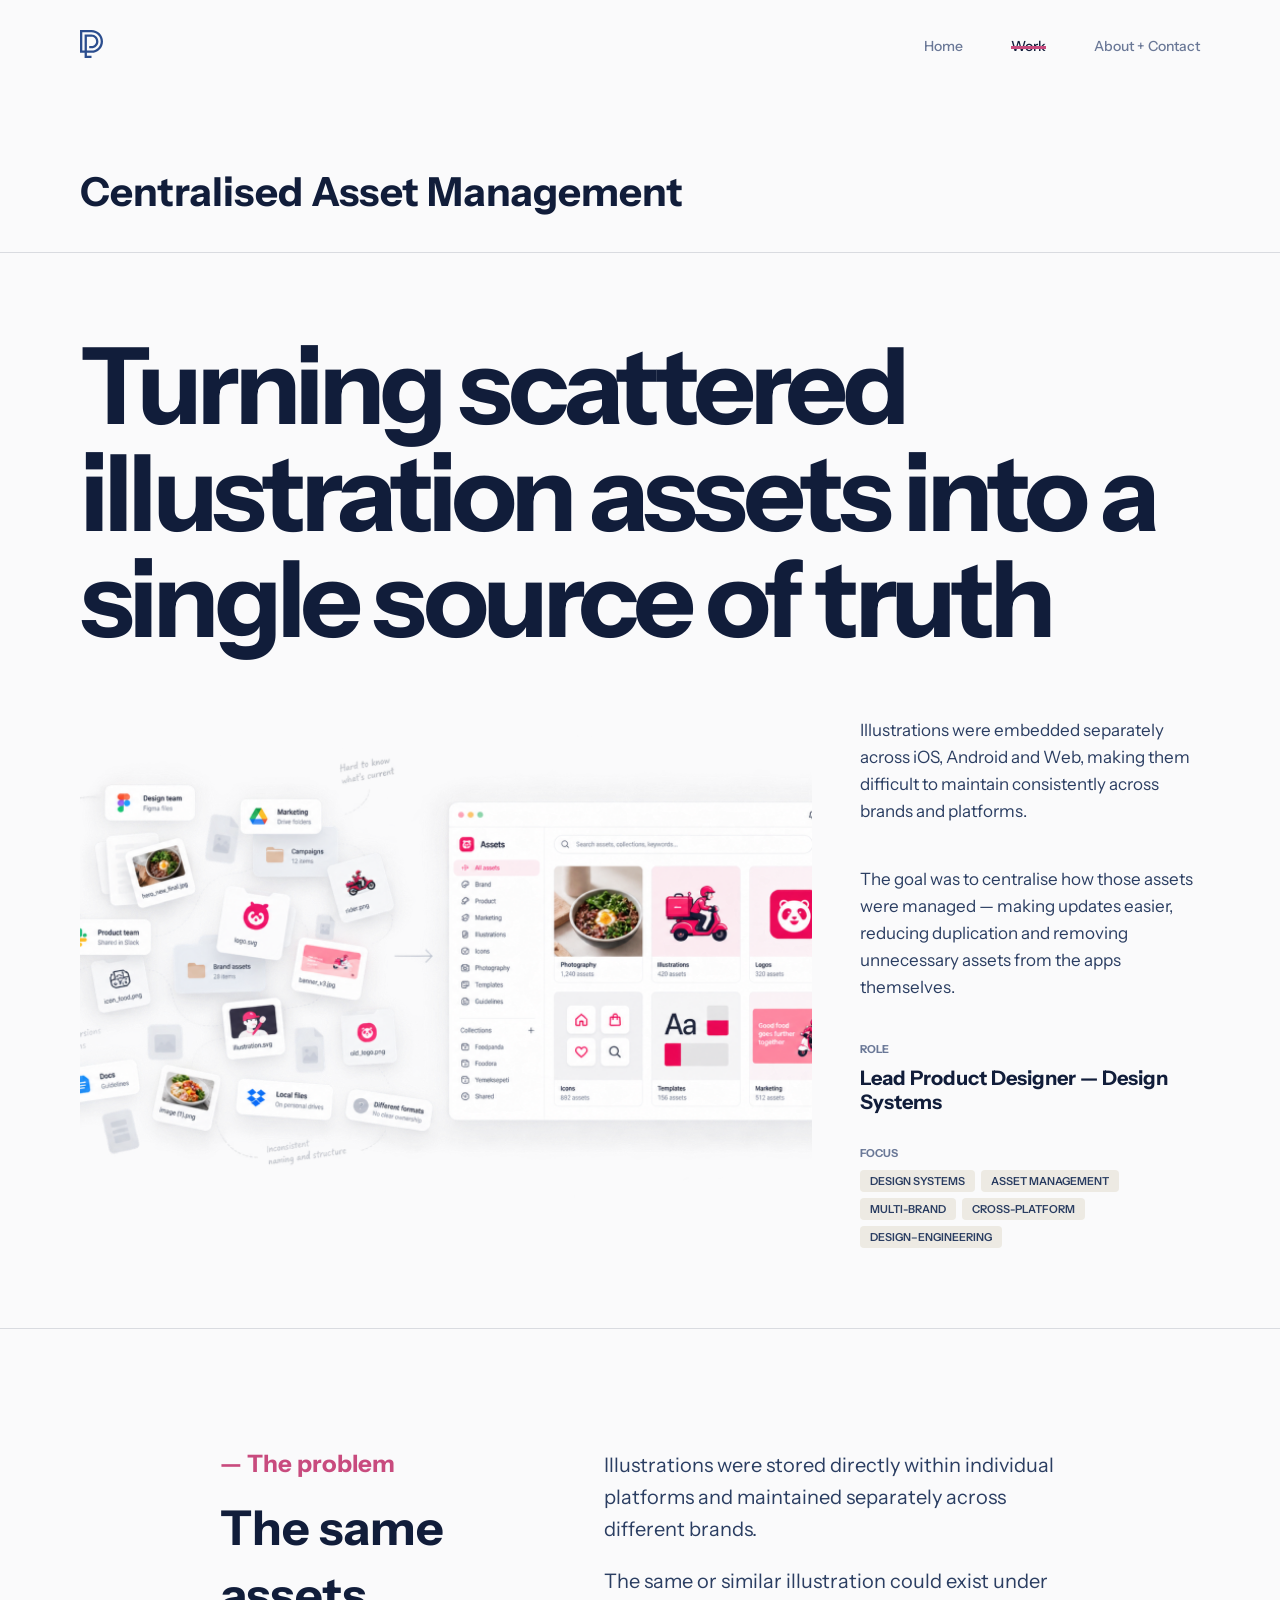
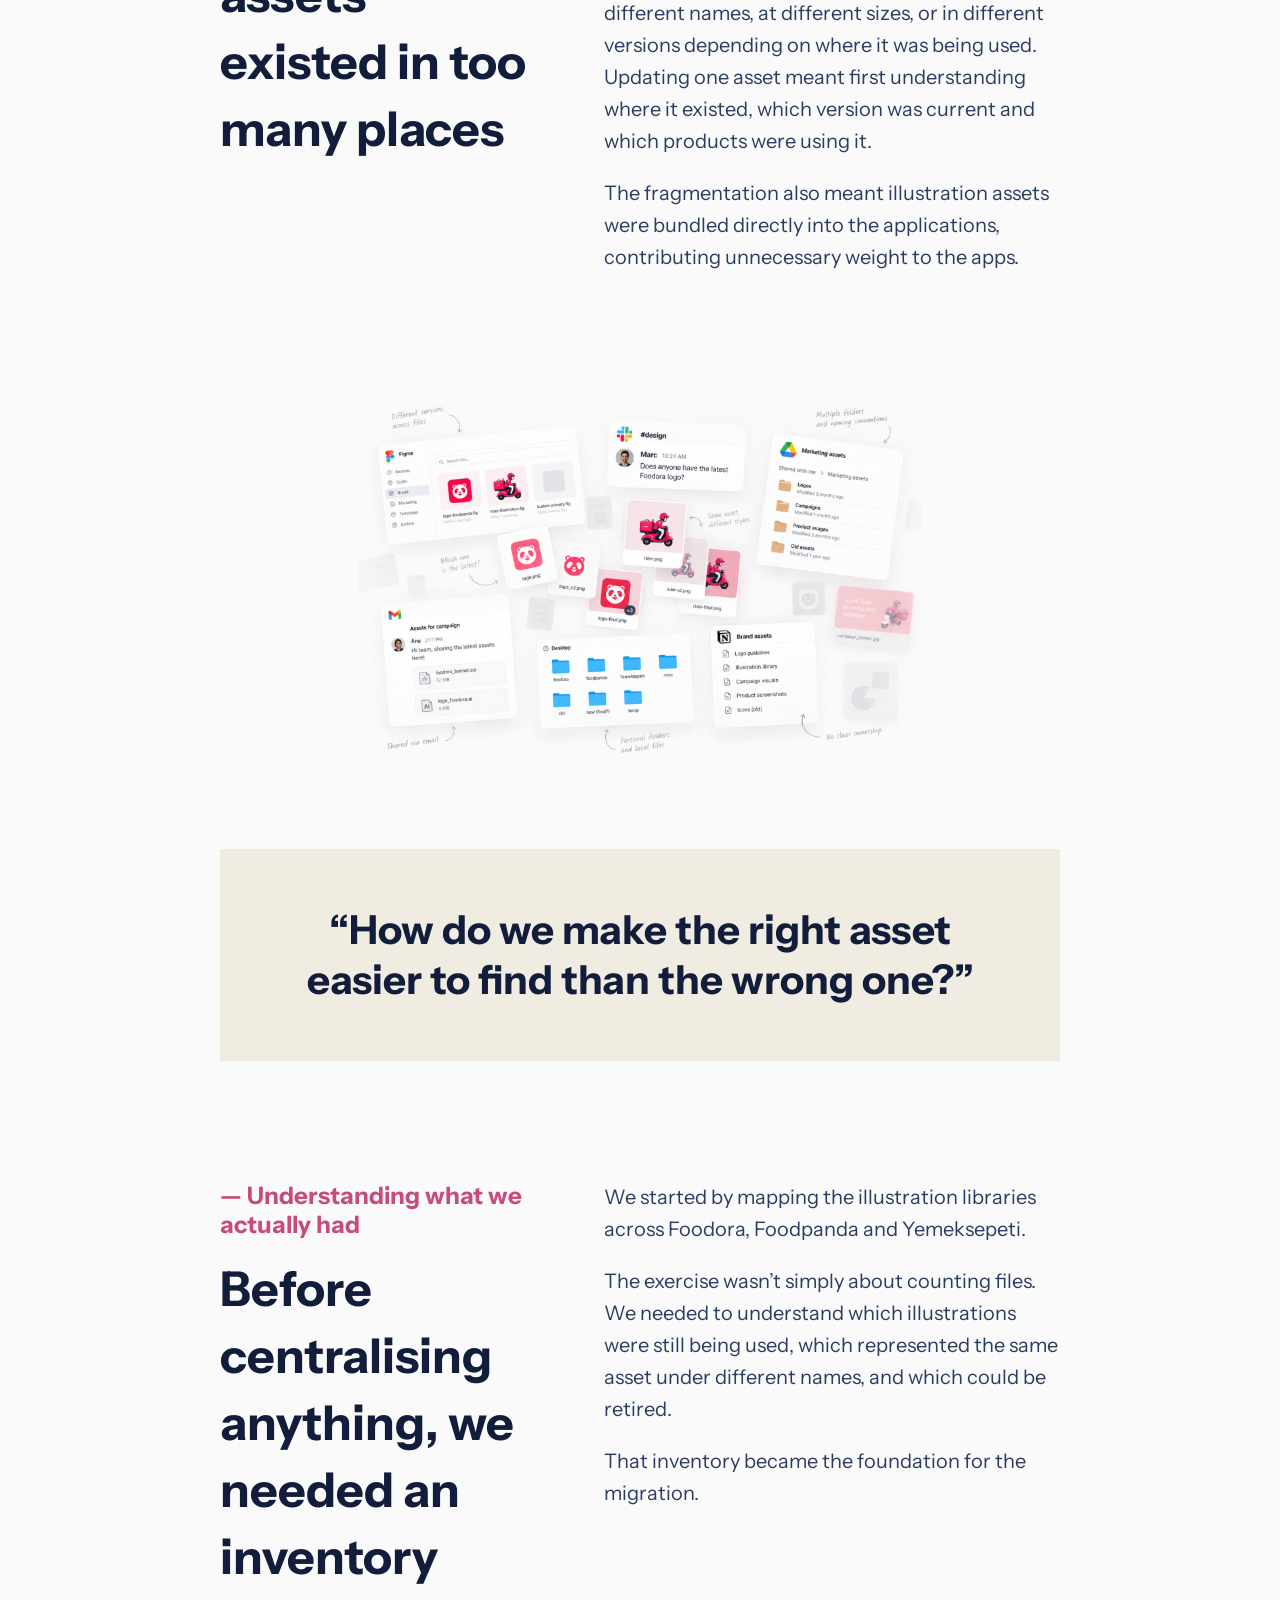
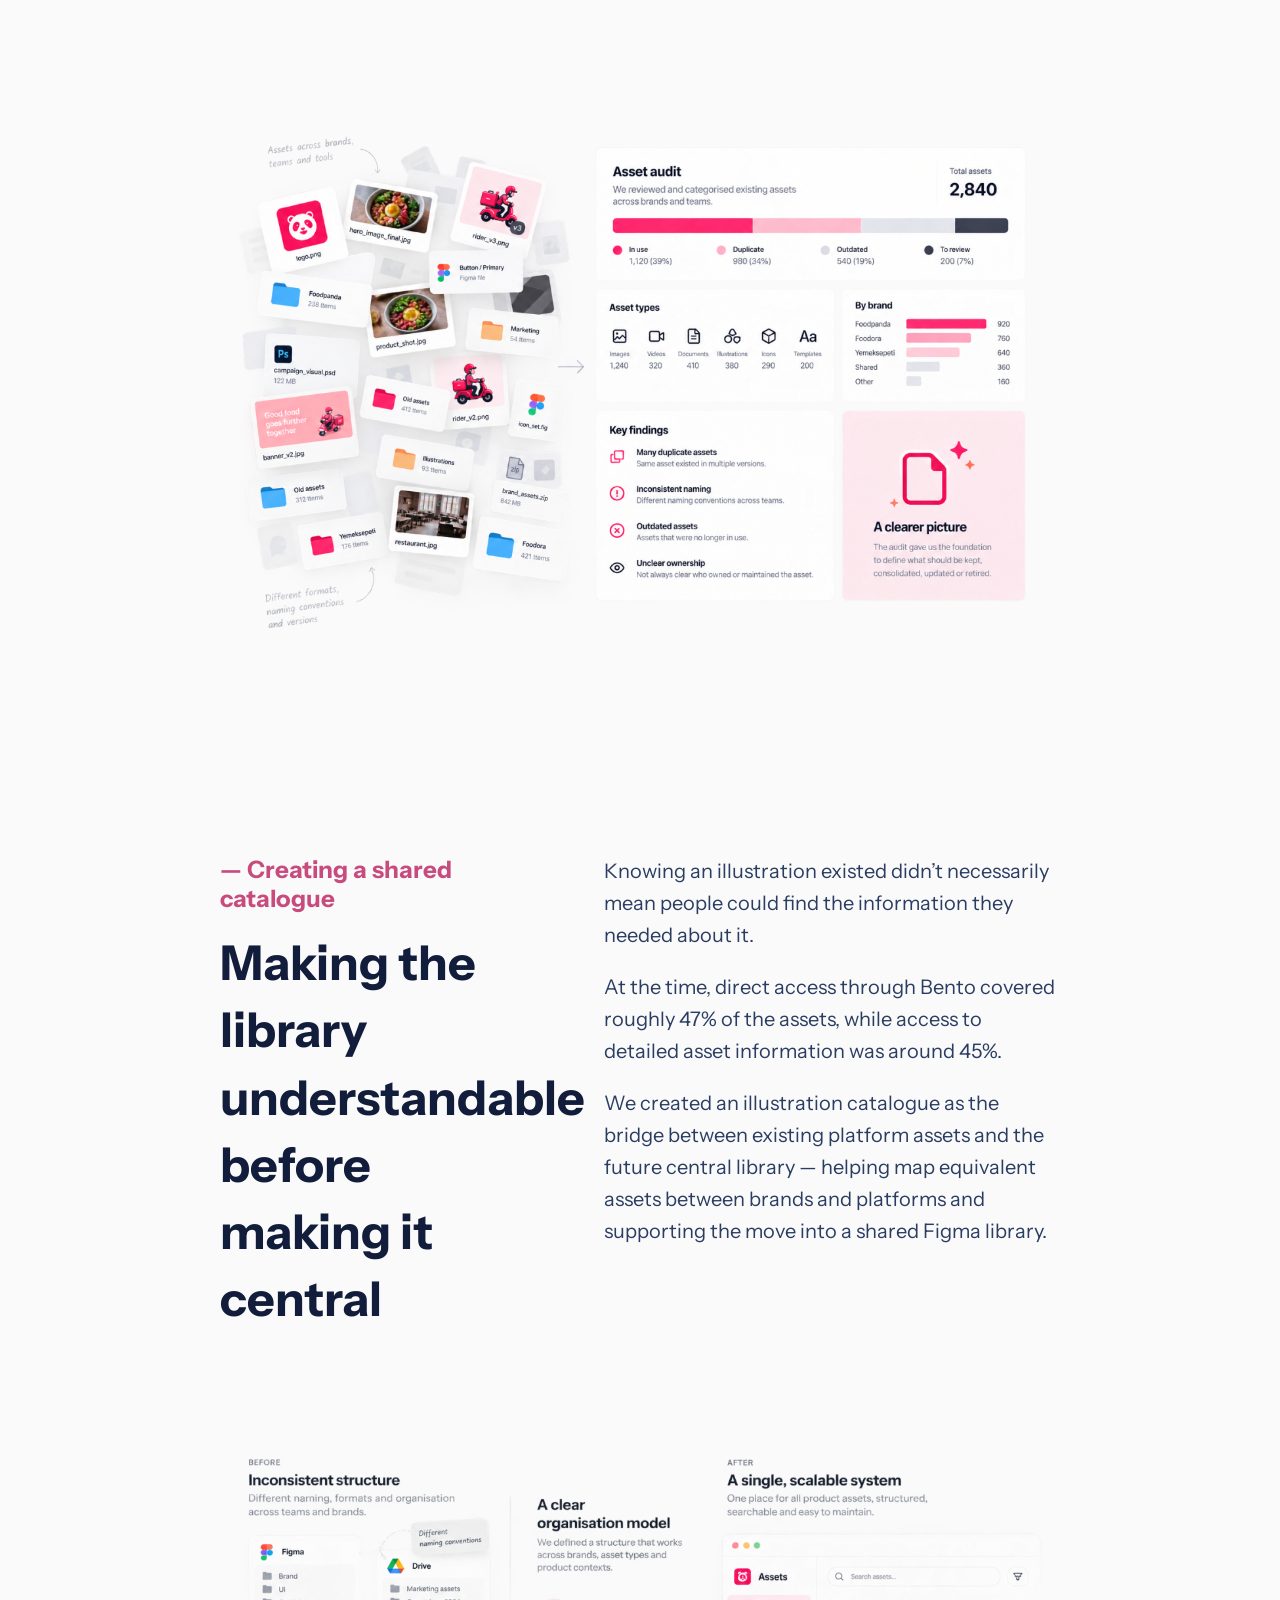
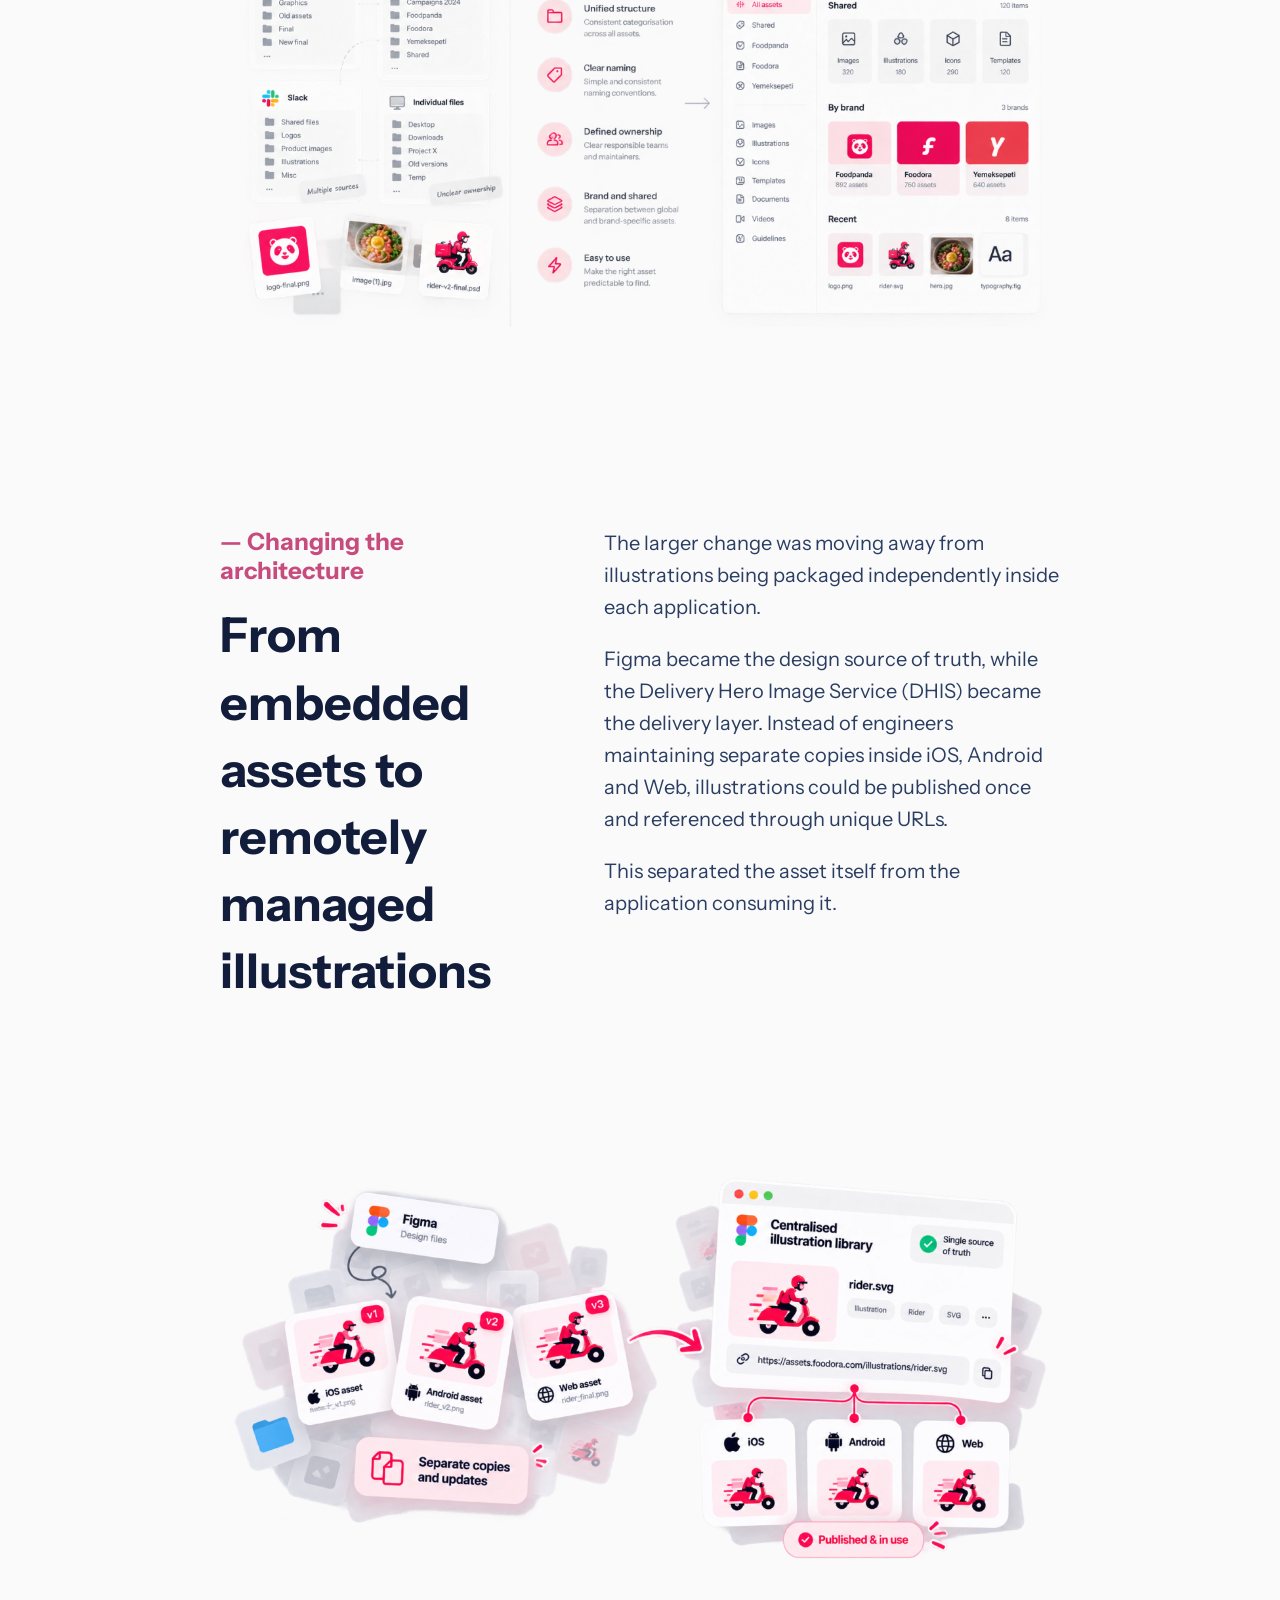
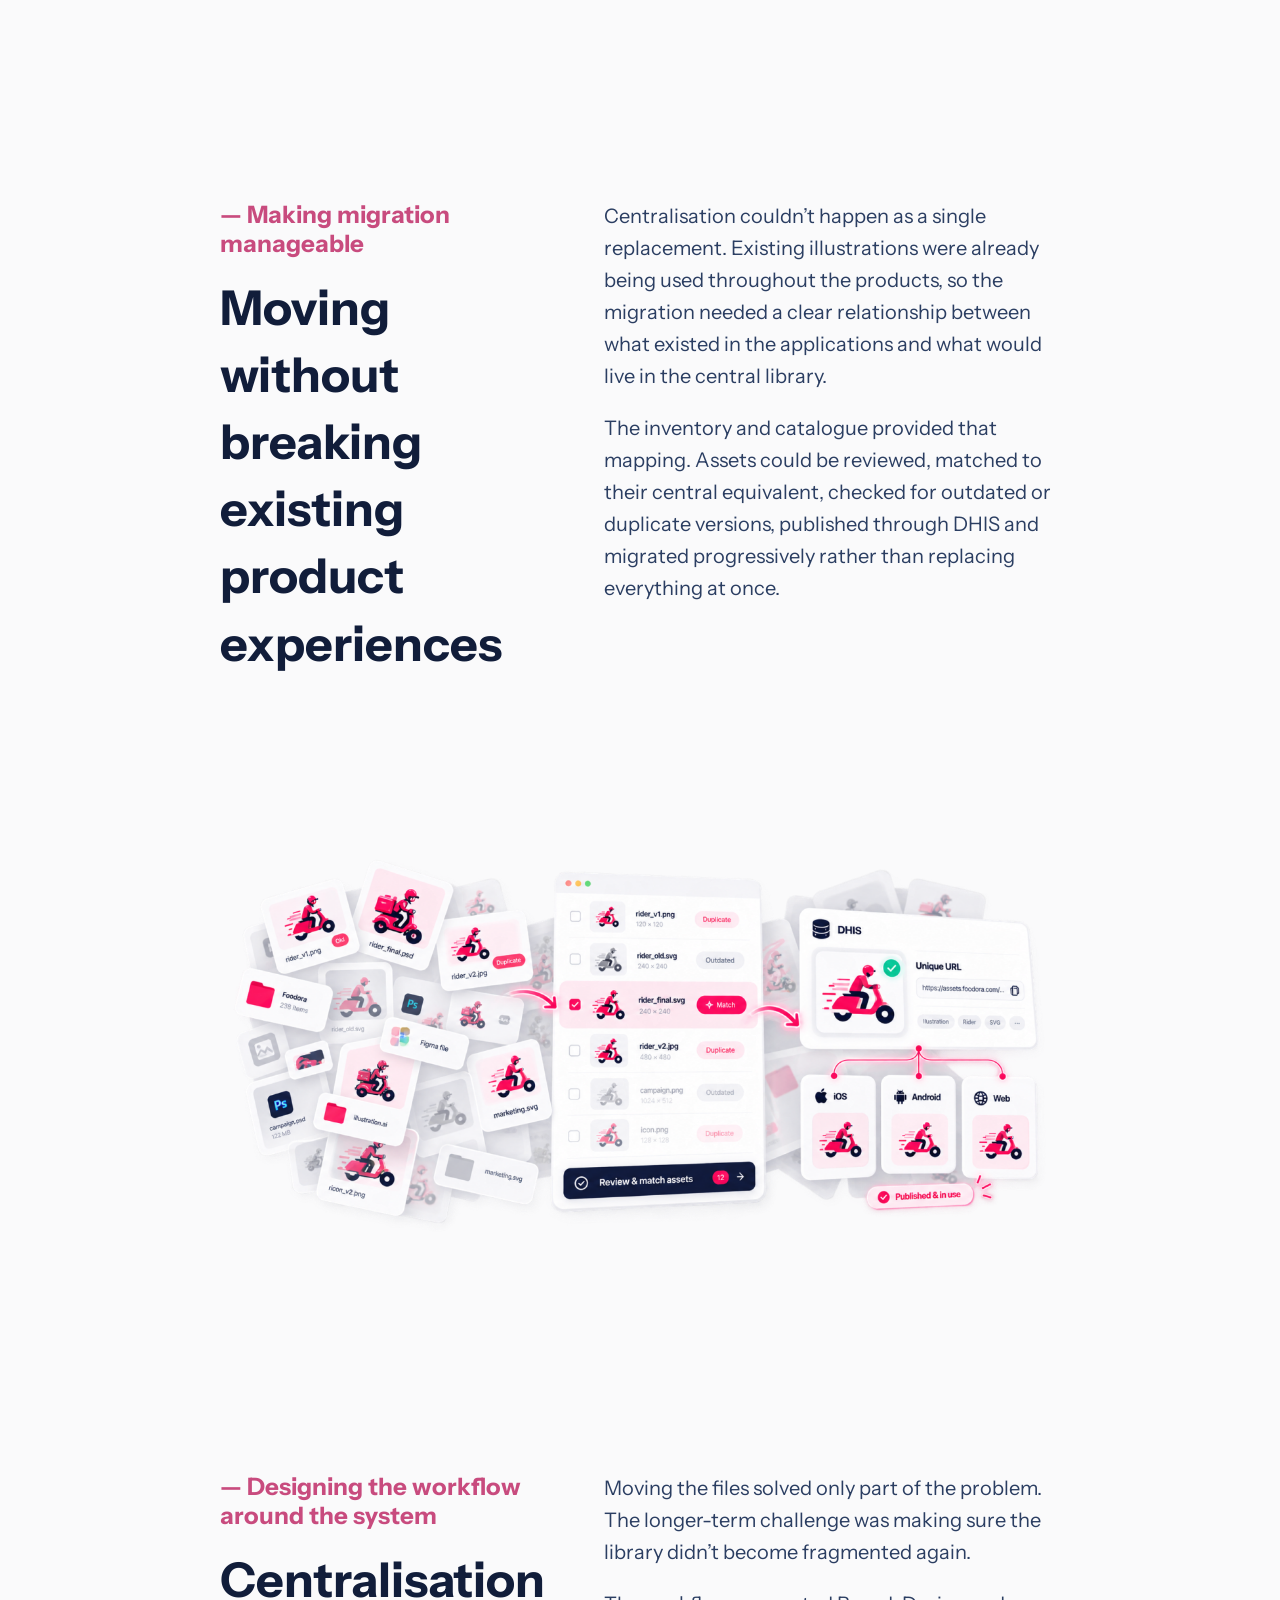
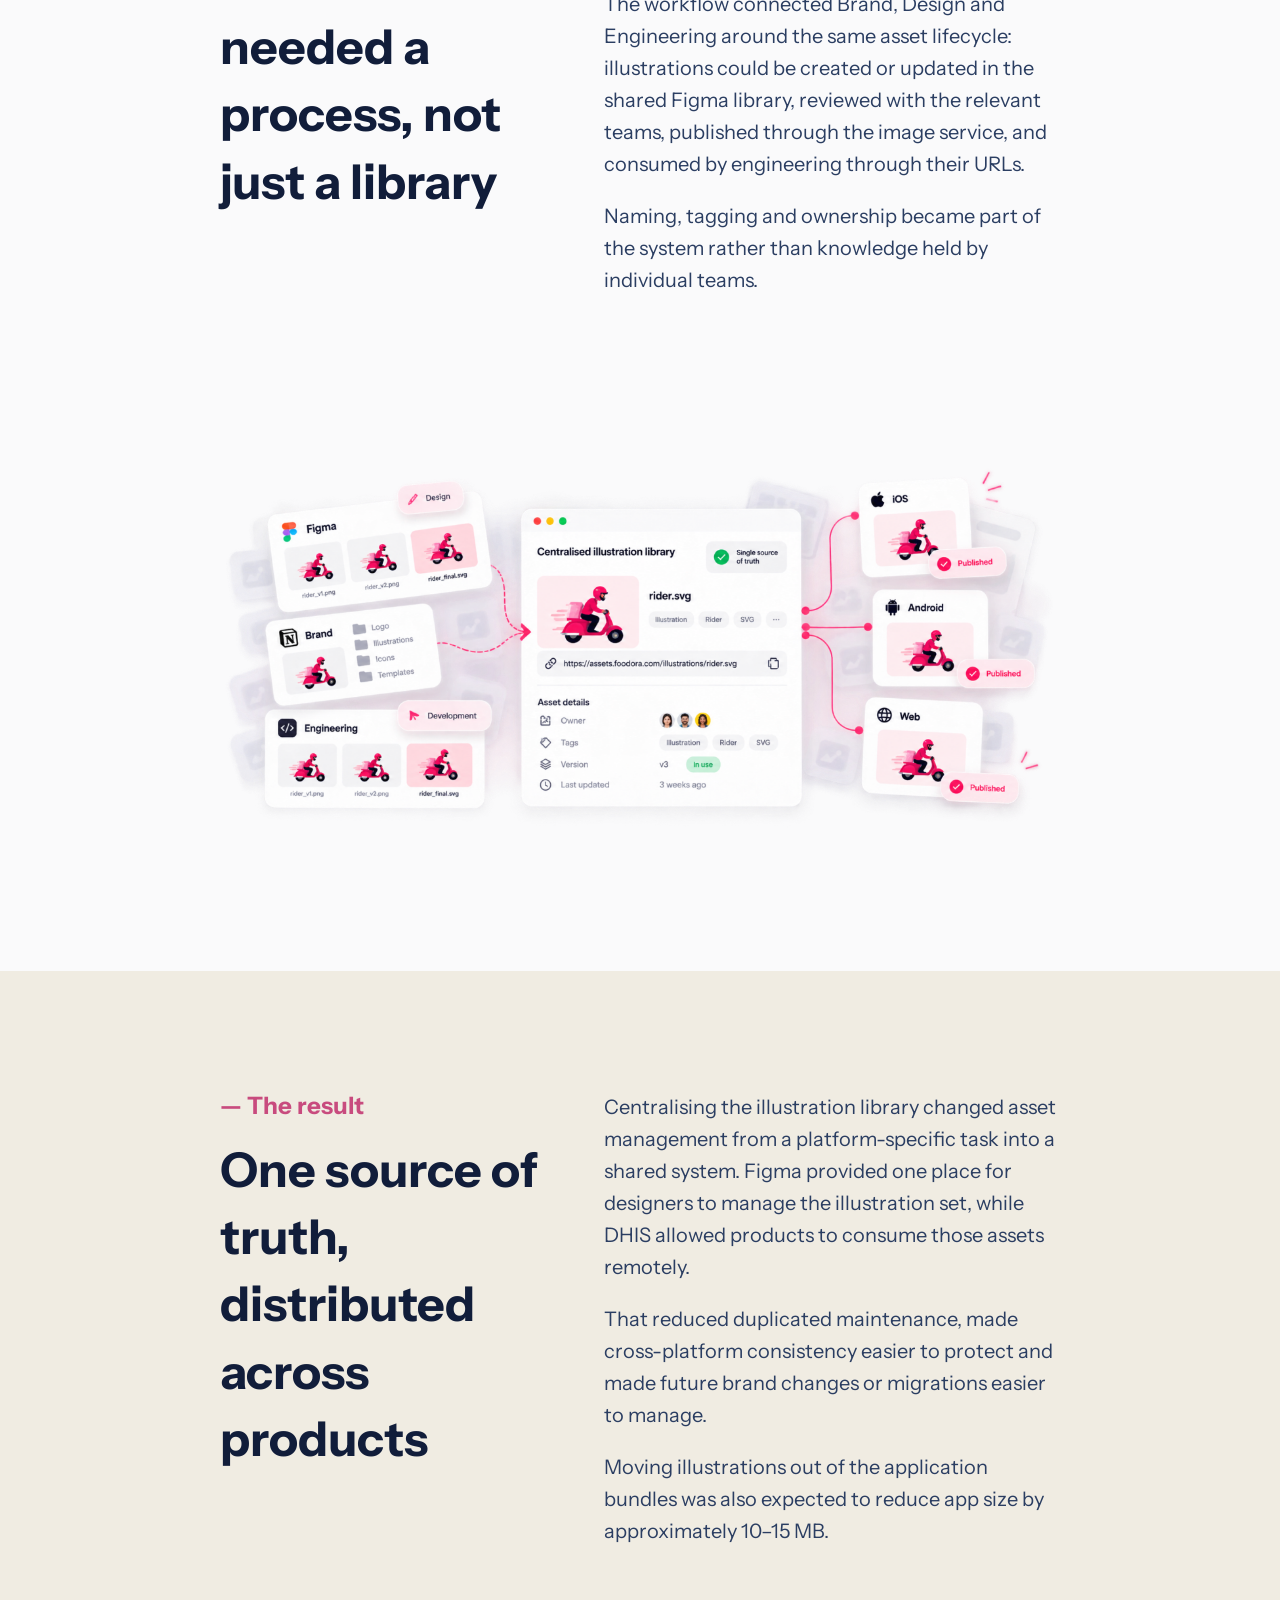
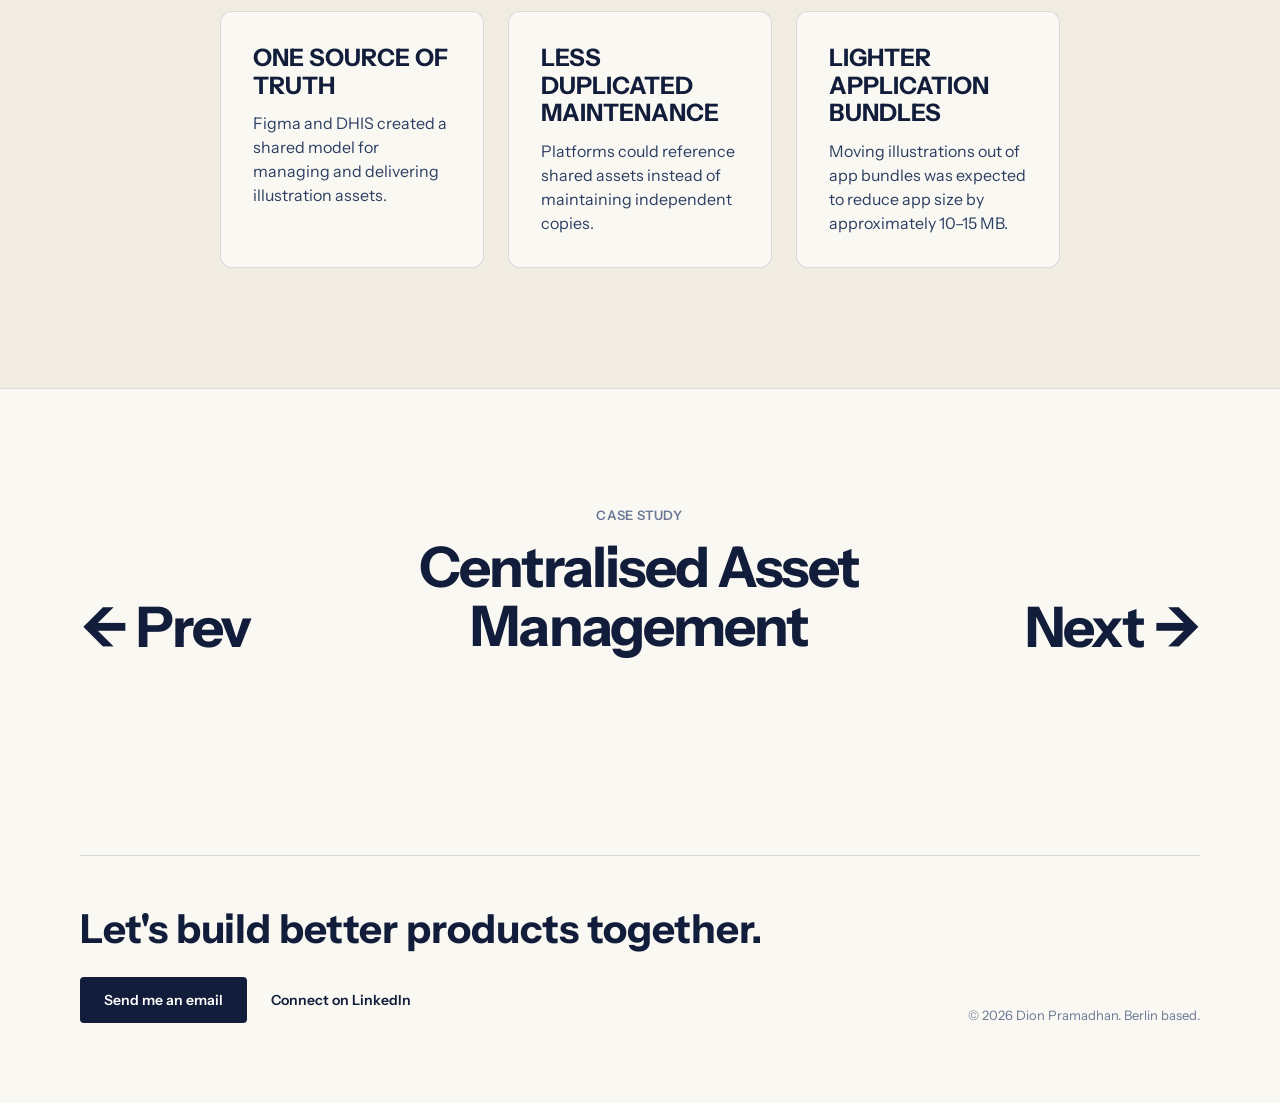
<file: centralised-assets.html>
<!doctype html><html lang="en"><head><meta charset="utf-8"><meta name="viewport" content="width=device-width,initial-scale=1"><meta name="theme-color" content="#fafafb"><title>Centralised Asset Management | Dion Pramadhan</title><link rel="preconnect" href="https://fonts.googleapis.com"><link rel="preconnect" href="https://fonts.gstatic.com" crossorigin><link href="https://fonts.googleapis.com/css2?family=Instrument+Sans:wght@400;500;600;700&display=swap" rel="stylesheet"><style>
:root{--bg:#fafafb;--ink:#111d3a;--body:#2b3e62;--muted:#6a7897;--orange:#c84b7e;--pink:#c84b7e;--line:rgba(17,29,58,.14);--card:#edeae3;--quote:#f0ece2}*{box-sizing:border-box}html,body{margin:0;background:var(--bg);color:var(--ink)}body{font-family:"Instrument Sans",system-ui,sans-serif}.nav{height:92px;padding:32px 80px;display:flex;align-items:center;justify-content:space-between}.logo{width:23px;height:28px;color:#2b4d8e}.navlinks{display:flex;gap:48px}.navlinks a{position:relative;color:var(--muted);font-size:14px;font-weight:500;text-decoration:none}.navlinks a:hover,.navlinks a.active{color:var(--ink)}.navlinks a:after{content:"";position:absolute;left:0;right:0;top:50%;height:3px;background:#c84b7e;transform:scaleX(0);transform-origin:left;transition:.55s}.navlinks a.active:after,.navlinks a:hover:after{transform:scaleX(1)}
main,.footer{opacity:0;transform:translateY(12px)}.page-ready main,.page-ready .footer{opacity:1;transform:none;transition:opacity .58s ease,transform .62s cubic-bezier(.22,1,.36,1)}
.case-title{padding:80px 80px 40px;border-bottom:1px solid var(--line)}.case-title h1{font-size:40px;line-height:1;margin:0}.hero{padding:80px;max-width:1600px;margin:auto}.hero h2{font-size:clamp(64px,8.33vw,120px);line-height:1;letter-spacing:-.045em;margin:0 0 64px;max-width:1280px}.hero-grid{display:grid;grid-template-columns:minmax(0,2fr) minmax(340px,.72fr);gap:48px;align-items:start}.hero-media img,.visual img{display:block;width:100%;border-radius:12px}.intro{font-size:17px;line-height:1.6;color:var(--body);margin:0 0 40px;max-width:460px}.meta{display:flex;flex-direction:column;gap:32px}.label{font-size:11px;font-weight:700;color:var(--muted);text-transform:uppercase;margin-bottom:10px}.role{font-size:20px;font-weight:700}.tags{display:flex;gap:6px;flex-wrap:wrap}.tag{background:var(--card);padding:4px 10px;border-radius:4px;font-size:11px;font-weight:600;text-transform:uppercase;color:var(--body)}.rule{height:1px;background:var(--line)}
.section{max-width:840px;margin-left:auto;margin-right:auto;padding:120px 0;display:grid;grid-template-columns:320px minmax(0,1fr);gap:64px;align-items:start}.eyebrow{font-size:24px;font-weight:700;margin:0 0 16px;color:#c84b7e}.section h3{font-size:48px;line-height:1.4;margin:0}.copy{font-size:20px;line-height:1.6;color:var(--body)}.copy p{font-size:20px;line-height:1.6;color:var(--body);margin:0}.copy p+p{margin-top:20px}.visual{max-width:840px;margin:0 auto;padding:0 0 80px}.visual img{width:100%;height:auto;object-fit:contain}.quote{max-width:840px;margin:0 auto;background:var(--quote);padding:56px;font-size:40px;line-height:1.25;font-weight:700;text-align:center}
.outcome{background:var(--quote);max-width:none;padding:120px max(20px,calc((100% - 840px)/2))}.outcome-inner{max-width:840px;margin:auto}.outcome .section{padding:0 0 64px;max-width:840px}.outcome-grid{display:grid;grid-template-columns:repeat(3,1fr);gap:24px}.outcome-card{background:#faf8f2;border:1px solid var(--line);border-radius:12px;padding:32px}.outcome-card strong{display:block;font-size:24px;line-height:1.15;margin-bottom:12px}.outcome-card span{color:var(--body);line-height:1.5}
.previous{width:100%;border-top:1px solid var(--line);background:#faf8f2;padding:64px max(80px,calc((100% - 1280px)/2));text-align:center}.previous small{font-size:12px;color:var(--muted);font-weight:700;text-transform:uppercase}.previous h4{font-size:40px;line-height:1.15;margin:16px 0 0}.previous a{position:relative;display:inline-block;color:var(--ink);text-decoration:none}.previous a:after{content:"";position:absolute;left:0;right:0;top:52%;height:3px;background:#c84b7e;transform:scaleX(0);transform-origin:left;transition:transform .55s cubic-bezier(.22,1,.36,1)}.previous a:hover:after{transform:scaleX(1)}
.footer{background:#faf8f2;padding:80px}.footer-line{height:1px;background:var(--line);margin-bottom:48px}.footer-row{display:flex;justify-content:space-between;align-items:flex-end;gap:40px}.footer h2{font-size:40px;margin:0 0 24px}.contact-actions{display:flex;gap:24px;align-items:center}.contact-btn{background:var(--ink);color:#fff;padding:14px 24px;border-radius:4px;text-decoration:none;font-size:14px;font-weight:600}.contact-link{color:var(--ink);text-decoration:none;font-size:14px;font-weight:600}.copyright{font-size:13px;color:var(--muted)}
.skip-link{position:fixed;top:12px;left:12px;z-index:9999;padding:10px 14px;background:#111d3a;color:#fff;border-radius:6px;font:600 14px/1.2 "Instrument Sans",sans-serif;text-decoration:none;transform:translateY(-160%);transition:transform .2s ease}.skip-link:focus{transform:translateY(0)}a:focus-visible,button:focus-visible,[tabindex]:focus-visible{outline:3px solid #c84b7e;outline-offset:4px;border-radius:3px}
.back-to-top{position:fixed;right:28px;bottom:28px;width:44px;height:44px;border:1px solid rgba(17,24,39,.12);border-radius:50%;background:var(--ink);color:#fff;display:flex;align-items:center;justify-content:center;font:700 20px/1 "Instrument Sans",sans-serif;cursor:pointer;z-index:20;opacity:0;transform:translateY(10px);pointer-events:none;transition:opacity .2s ease,transform .24s cubic-bezier(.22,1,.36,1),background-color .2s ease}.back-to-top.is-visible{opacity:1;transform:translateY(0);pointer-events:auto}.back-to-top:hover{background:#1f2937}.back-to-top:focus-visible{outline:3px solid #c84b7e;outline-offset:4px}
@media(max-width:1000px){.nav,.case-title,.hero,.footer{padding-left:32px;padding-right:32px}.section,.visual,.quote{max-width:min(840px,calc(100% - 64px))}.hero-grid,.section{grid-template-columns:1fr}.section{gap:32px}.outcome-grid{grid-template-columns:1fr}.previous{padding-left:32px;padding-right:32px}}
@media(max-width:720px){.nav{padding:22px 20px;height:auto}.navlinks{gap:18px}.case-title,.hero,.footer{padding-left:20px;padding-right:20px}.section,.visual,.quote{max-width:calc(100% - 40px)}.hero h2{font-size:56px}.section h3{font-size:38px;line-height:1.2}.section{padding-top:80px;padding-bottom:80px}.quote{font-size:28px;padding:40px 20px}.outcome{padding:80px max(20px,calc((100% - 840px)/2))}.previous{padding:56px 20px}.previous h4{font-size:32px}.footer-row{flex-direction:column;align-items:center!important;text-align:center}.footer-row>div:first-child{width:100%;display:flex;flex-direction:column;align-items:center}.footer h2{text-align:center}.contact-actions{align-items:center!important;justify-content:center}.copyright{width:100%;text-align:center}.back-to-top{right:16px;bottom:16px;width:42px;height:42px}}
@media(prefers-reduced-motion:reduce){html{scroll-behavior:auto!important}*,*::before,*::after{animation-duration:.01ms!important;animation-iteration-count:1!important;transition-duration:.01ms!important;transition-delay:0s!important}}
</style><link rel="stylesheet" href="/assets/case-study-nav.css"></head><body>
<a class="skip-link" href="#main-content">Skip to main content</a>
<header class="nav"><a href="/" aria-label="Dion — Home"><svg class="logo" viewBox="0 0 23 28" role="img" aria-label="Dion" xmlns="http://www.w3.org/2000/svg"><path fill-rule="evenodd" clip-rule="evenodd" d="M11.5 0H0V22.8571H4.6V28H5.75H6.9H11.5V25.7143H6.9V22.8571H11.5C17.8513 22.8571 23 17.7404 23 11.4286C23 5.11675 17.8513 0 11.5 0ZM6.9 18.2857V20.5714H11.5C16.581 20.5714 20.7 16.4781 20.7 11.4286C20.7 6.37909 16.581 2.28571 11.5 2.28571H2.3V20.5714H4.6V18.2857V6.28571V4.57143H11.5C15.3108 4.57143 18.4 7.64149 18.4 11.4286C18.4 15.2157 15.3108 18.2857 11.5 18.2857H9.2V16H11.5C14.0405 16 16.1 13.9533 16.1 11.4286C16.1 8.90383 14.0405 6.85714 11.5 6.85714H6.9V13.1429V16V18.2857Z" fill="currentColor"/></svg></a><nav class="navlinks" aria-label="Main navigation"><a href="/">Home</a><a class="active" aria-current="page" href="/work.html">Work</a><a href="/about.html">About + Contact</a></nav></header>
<main id="main-content">
<div class="case-title"><h1>Centralised Asset Management</h1></div>
<section class="hero"><h2>Turning scattered illustration assets into a single source of truth</h2><div class="hero-grid"><div class="hero-media"><img src="/assets/centralised-assets-01-hero.png" alt="" fetchpriority="high"></div><div><p class="intro">Illustrations were embedded separately across iOS, Android and Web, making them difficult to maintain consistently across brands and platforms.</p><p class="intro">The goal was to centralise how those assets were managed — making updates easier, reducing duplication and removing unnecessary assets from the apps themselves.</p><div class="meta"><div><div class="label">Role</div><div class="role">Lead Product Designer — Design Systems</div></div><div><div class="label">Focus</div><div class="tags"><span class="tag">Design Systems</span><span class="tag">Asset Management</span><span class="tag">Multi-brand</span><span class="tag">Cross-platform</span><span class="tag">Design–Engineering</span></div></div></div></div></div></section>
<div class="rule"></div>
<section class="section"><div><div class="eyebrow">— The problem</div><h3>The same assets existed in too many places</h3></div><div class="copy"><p>Illustrations were stored directly within individual platforms and maintained separately across different brands.</p><p>The same or similar illustration could exist under different names, at different sizes, or in different versions depending on where it was being used. Updating one asset meant first understanding where it existed, which version was current and which products were using it.</p><p>The fragmentation also meant illustration assets were bundled directly into the applications, contributing unnecessary weight to the apps.</p></div></section>
<div class="visual"><img src="/assets/centralised-assets-02-fragmentation.png" alt="" loading="lazy"></div>
<div class="quote">“How do we make the right asset easier to find than the wrong one?”</div>
<section class="section"><div><div class="eyebrow">— Understanding what we actually had</div><h3>Before centralising anything, we needed an inventory</h3></div><div class="copy"><p>We started by mapping the illustration libraries across Foodora, Foodpanda and Yemeksepeti.</p><p>The exercise wasn’t simply about counting files. We needed to understand which illustrations were still being used, which represented the same asset under different names, and which could be retired.</p><p>That inventory became the foundation for the migration.</p></div></section>
<div class="visual"><img src="/assets/centralised-assets-03-audit.png" alt="" loading="lazy"></div>
<section class="section"><div><div class="eyebrow">— Creating a shared catalogue</div><h3>Making the library understandable before making it central</h3></div><div class="copy"><p>Knowing an illustration existed didn’t necessarily mean people could find the information they needed about it.</p><p>At the time, direct access through Bento covered roughly 47% of the assets, while access to detailed asset information was around 45%.</p><p>We created an illustration catalogue as the bridge between existing platform assets and the future central library — helping map equivalent assets between brands and platforms and supporting the move into a shared Figma library.</p></div></section>
<div class="visual"><img src="/assets/centralised-assets-04-catalogue.png" alt="" loading="lazy"></div>
<section class="section"><div><div class="eyebrow">— Changing the architecture</div><h3>From embedded assets to remotely managed illustrations</h3></div><div class="copy"><p>The larger change was moving away from illustrations being packaged independently inside each application.</p><p>Figma became the design source of truth, while the Delivery Hero Image Service (DHIS) became the delivery layer. Instead of engineers maintaining separate copies inside iOS, Android and Web, illustrations could be published once and referenced through unique URLs.</p><p>This separated the asset itself from the application consuming it.</p></div></section>
<div class="visual"><img src="/assets/centralised-assets-05-architecture.png" alt="" loading="lazy"></div>
<section class="section"><div><div class="eyebrow">— Making migration manageable</div><h3>Moving without breaking existing product experiences</h3></div><div class="copy"><p>Centralisation couldn’t happen as a single replacement. Existing illustrations were already being used throughout the products, so the migration needed a clear relationship between what existed in the applications and what would live in the central library.</p><p>The inventory and catalogue provided that mapping. Assets could be reviewed, matched to their central equivalent, checked for outdated or duplicate versions, published through DHIS and migrated progressively rather than replacing everything at once.</p></div></section>
<div class="visual"><img src="/assets/centralised-assets-06-migration.png" alt="" loading="lazy"></div>
<section class="section"><div><div class="eyebrow">— Designing the workflow around the system</div><h3>Centralisation needed a process, not just a library</h3></div><div class="copy"><p>Moving the files solved only part of the problem. The longer-term challenge was making sure the library didn’t become fragmented again.</p><p>The workflow connected Brand, Design and Engineering around the same asset lifecycle: illustrations could be created or updated in the shared Figma library, reviewed with the relevant teams, published through the image service, and consumed by engineering through their URLs.</p><p>Naming, tagging and ownership became part of the system rather than knowledge held by individual teams.</p></div></section>
<div class="visual"><img src="/assets/centralised-assets-07-workflow.png" alt="" loading="lazy"></div>
<section class="outcome"><div class="outcome-inner"><div class="section"><div><div class="eyebrow">— The result</div><h3>One source of truth, distributed across products</h3></div><div class="copy"><p>Centralising the illustration library changed asset management from a platform-specific task into a shared system. Figma provided one place for designers to manage the illustration set, while DHIS allowed products to consume those assets remotely.</p><p>That reduced duplicated maintenance, made cross-platform consistency easier to protect and made future brand changes or migrations easier to manage.</p><p>Moving illustrations out of the application bundles was also expected to reduce app size by approximately 10–15 MB.</p></div></div><div class="outcome-grid"><div class="outcome-card"><strong>ONE SOURCE OF TRUTH</strong><span>Figma and DHIS created a shared model for managing and delivering illustration assets.</span></div><div class="outcome-card"><strong>LESS DUPLICATED MAINTENANCE</strong><span>Platforms could reference shared assets instead of maintaining independent copies.</span></div><div class="outcome-card"><strong>LIGHTER APPLICATION BUNDLES</strong><span>Moving illustrations out of app bundles was expected to reduce app size by approximately 10–15 MB.</span></div></div></div></section>
<div data-case-study-cycle="centralised-assets"></div>
</main>
<footer class="footer"><div class="footer-line"></div><div class="footer-row"><div><h2>Let's build better products together.</h2><div class="contact-actions"><a class="contact-btn" href="mailto:pramadhan.dion@gmail.com">Send me an email</a><a class="contact-link" href="https://www.linkedin.com/in/dion-pramadhan-168614108/" target="_blank" rel="noreferrer">Connect on LinkedIn</a></div></div><div class="copyright">© <span id="copyrightYear"></span> Dion Pramadhan. Berlin based.</div></div></footer>
<script>document.getElementById("copyrightYear").textContent=new Date().getFullYear();requestAnimationFrame(()=>requestAnimationFrame(()=>document.body.classList.add("page-ready")));</script>
<button class="back-to-top" type="button" aria-label="Back to top" title="Back to top">↑</button><script>(()=>{const button=document.querySelector(".back-to-top");if(!button)return;const reduceMotion=window.matchMedia("(prefers-reduced-motion: reduce)").matches;let lastY=window.scrollY;let programmatic=false;let ticking=false;const hide=()=>button.classList.remove("is-visible");const show=()=>button.classList.add("is-visible");const update=()=>{const y=window.scrollY;const delta=y-lastY;if(programmatic){hide();if(y<=4)programmatic=false;lastY=y;ticking=false;return}if(y<280){hide()}else if(delta<=-6){show()}else if(delta>=6){hide()}lastY=y;ticking=false};window.addEventListener("scroll",()=>{if(!ticking){requestAnimationFrame(update);ticking=true}},{passive:true});button.addEventListener("click",()=>{programmatic=true;hide();window.scrollTo({top:0,behavior:reduceMotion?"auto":"smooth"})});})();</script><script src="/assets/case-study-nav.js"></script></body></html>
</file>
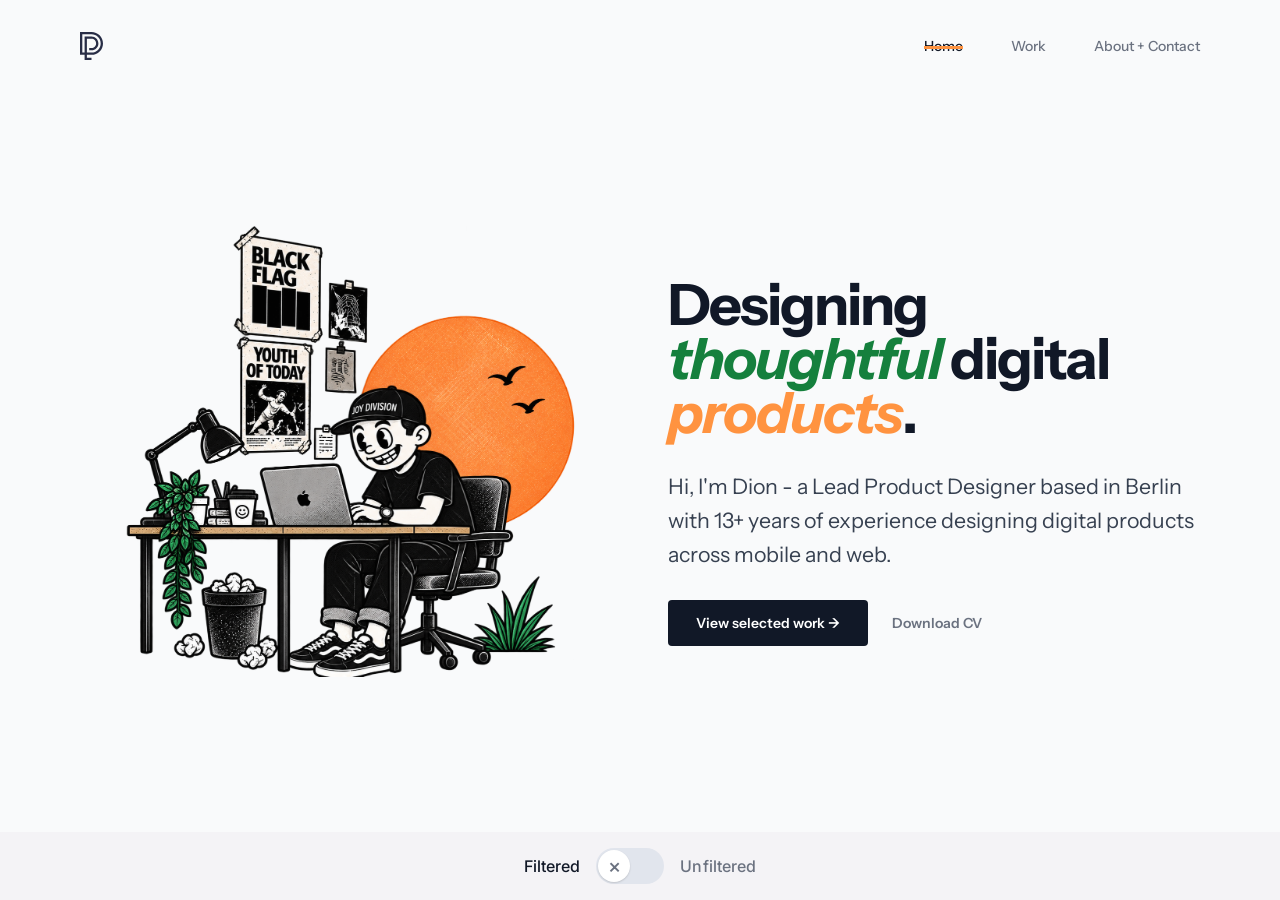
<file: homepage-animation.html>
<!doctype html>
<html lang="en">
<head>
<meta charset="utf-8">
<meta name="viewport" content="width=device-width,initial-scale=1">
<meta name="theme-color" content="#f9fafb">
<title>Dion — Product Designer — Animation Prototype</title>
<script>
try{
  const reduceMotion=window.matchMedia("(prefers-reduced-motion: reduce)").matches;
  /* Prototype page intentionally skips the production first-visit intro. */
}catch(e){}
</script>
<link rel="preconnect" href="https://fonts.googleapis.com">
<link rel="preload" as="image" href="/assets/motion/home-motion-poc-v6-head-torso-stronger.webp" type="image/webp" fetchpriority="high">
<link rel="preload" as="image" href="/assets/motion/homepage-unfiltered-skate-motion.webp" type="image/webp">
<link rel="prefetch" href="/about.html">
<link rel="preconnect" href="https://fonts.gstatic.com" crossorigin>
<link href="https://fonts.googleapis.com/css2?family=Instrument+Sans:ital,wght@0,400;0,500;0,600;0,700;1,700&family=Inter:wght@500&display=swap" rel="stylesheet">
<style>
:root{--bg:#f9fafb;--ink:#111827;--body:#374151;--muted:#6b7280;--green:#15803d;--orange:#ff9340;--bar:#f4f3f6;--blue:#2563eb}
*{box-sizing:border-box}html,body{margin:0;min-height:100%;background:var(--bg);color:var(--ink)}
body{font-family:"Instrument Sans",system-ui,sans-serif}
.page{height:100svh;min-height:600px;display:flex;flex-direction:column;overflow:hidden}.page.page-enter .hero,.page.page-enter .modebar{opacity:0;transform:translateY(12px)}.page.page-enter.is-loaded .hero,.page.page-enter.is-loaded .modebar{opacity:1;transform:none;transition:opacity .58s ease,transform .62s cubic-bezier(.22,1,.36,1)}.page.page-enter.is-loaded .modebar{transition-delay:.08s}
.nav{height:92px;flex:0 0 92px;padding:32px 80px;display:flex;align-items:center;justify-content:space-between}
.logo{width:23px;height:28px;display:block}.navlinks{display:flex;gap:48px}.nav a,.secondary{font-size:14px;font-weight:500;color:var(--muted);text-decoration:none}.navlinks a{position:relative;transition:color .22s ease}.navlinks a:hover,.navlinks a:focus-visible,.navlinks a.active{color:var(--ink)}.navlinks a::after{content:"";position:absolute;left:0;right:0;top:50%;height:3px;background:var(--orange);transform:scaleX(0);transform-origin:left center;transition:transform .62s cubic-bezier(.22,1,.36,1);transition-delay:0s;pointer-events:none}.navlinks a.active::after,.navlinks a.is-leaving::after{transform:scaleX(1);transition-delay:.18s}
.hero{flex:1;min-height:0;display:grid;grid-template-columns:minmax(300px,1fr) minmax(350px,1fr);gap:56px;align-items:center;padding:clamp(24px,5vh,72px) 80px}
.art-stage{position:relative;width:100%;aspect-ratio:1312/1199;max-height:100%}.art{position:absolute;inset:0;width:100%;height:100%;object-fit:contain;display:block;opacity:0;transform:translateX(12px);transition:opacity .58s ease,transform .65s cubic-bezier(.22,1,.36,1);pointer-events:none}.art.is-active{opacity:1;transform:translateX(0);z-index:1}
.copy{display:flex;flex-direction:column;gap:clamp(22px,3.2vh,40px);align-items:flex-start}.copy>h1,.copy>.intro,.copy>.actions{transition:opacity .3s ease,transform .42s cubic-bezier(.22,1,.36,1)}.hero.is-switching .copy>h1,.hero.is-switching .copy>.intro,.hero.is-switching .copy>.actions{opacity:0;transform:translateY(8px)}.hero.is-entering .copy>h1{animation:copyIn .42s .03s both cubic-bezier(.22,1,.36,1)}.hero.is-entering .copy>.intro{animation:copyIn .42s .09s both cubic-bezier(.22,1,.36,1)}.hero.is-entering .copy>.actions{animation:copyIn .42s .15s both cubic-bezier(.22,1,.36,1)}@keyframes copyIn{from{opacity:0;transform:translateY(8px)}to{opacity:1;transform:none}}@media(prefers-reduced-motion:reduce){.art,.copy>h1,.copy>.intro,.copy>.actions,.switch,.knob,.navlinks a,.navlinks a::after,.mode-nudge,.mode-nudge path{transition:none!important;animation:none!important}}
h1{font-size:clamp(48px,4.45vw,64px);line-height:.95;letter-spacing:-.035em;margin:0;font-weight:700;max-width:612px}
.accent-green{color:var(--green);font-style:italic}.accent-orange{color:var(--orange);font-style:italic}.strike{text-decoration:line-through}
.intro{font-size:clamp(19px,1.67vw,24px);line-height:1.6;color:var(--body);margin:0;max-width:612px}
.actions{display:flex;align-items:center;gap:24px}.primary{border:0;border-radius:4px;background:var(--ink);color:#fff;padding:14px 28px;font:600 14px "Instrument Sans",sans-serif;text-decoration:none;cursor:pointer}.secondary{font-weight:600;border:0;background:none;padding:0;cursor:pointer}
.modebar{height:68px;flex:0 0 68px;background:var(--bar);display:flex;align-items:center;justify-content:center;position:relative}.mode-nudge{position:absolute;left:50%;bottom:52px;width:250px;text-align:center;transform:translateX(-50%) translateY(6px);opacity:0;visibility:hidden;pointer-events:none;color:#4b5563;font:500 16px/1.25 "Instrument Sans",sans-serif;font-style:italic;transition:opacity .5s ease,transform .55s cubic-bezier(.22,1,.36,1),visibility 0s linear .55s}.mode-nudge.is-visible{opacity:1;visibility:visible;transform:translateX(-50%) translateY(0);transition-delay:0s;animation:nudgeBob 1.8s .7s ease-in-out infinite}.mode-nudge svg{display:block;width:82px;height:38px;margin:3px auto 0;overflow:visible}.mode-nudge path{fill:none;stroke:currentColor;stroke-width:1.8;stroke-linecap:round;stroke-linejoin:round;stroke-dasharray:120;stroke-dashoffset:120}.mode-nudge.is-visible path{animation:nudgeDraw .8s .18s forwards cubic-bezier(.22,1,.36,1)}@keyframes nudgeDraw{to{stroke-dashoffset:0}}@keyframes nudgeBob{0%,100%{margin-bottom:0}50%{margin-bottom:5px}}
.mode{display:flex;align-items:center;gap:16px;font:500 16px/24px Inter,sans-serif;letter-spacing:.08px}.mode-label{color:var(--muted);cursor:pointer;transition:color .22s ease}.mode-label:hover,.mode-label:focus-visible,.mode-label.is-active{color:var(--ink)}
.switch{width:68px;height:36px;padding:2px;border:0;border-radius:999px;background:#e1e5ed;display:flex;align-items:center;cursor:pointer;transition:background .28s ease}.switch:hover{background:rgba(37,99,235,.5)}.knob{width:32px;height:32px;border-radius:50%;background:#fff;box-shadow:0 1px 2px rgba(0,0,0,.15);display:grid;place-items:center;transform:translateX(0);transition:transform .2s}.knob:before{content:"×";font:500 20px/1 Inter;color:#6b7280}
body.unfiltered .switch{background:var(--blue)}body.unfiltered .switch:hover{background:rgba(37,99,235,.5)}body.unfiltered .knob{transform:translateX(32px)}body.unfiltered .knob:before{content:"✓";font-size:15px;color:var(--blue)}
.page.is-page-leaving .hero,.page.is-page-leaving .modebar{opacity:0;transform:translateY(10px);transition:opacity .38s ease,transform .44s cubic-bezier(.22,1,.36,1)}@media(max-width:900px){.page{height:auto;min-height:100svh;overflow:visible}.nav{height:auto;flex:0 0 auto;padding:24px 28px}.navlinks{gap:24px}.hero{min-height:calc(100svh - 160px);grid-template-columns:1fr;gap:32px;padding:40px 28px 56px}.art-stage{max-width:560px;margin:auto}.copy{gap:28px;align-items:center;text-align:center}.actions{justify-content:center}h1{font-size:clamp(44px,10vw,64px)}.intro{font-size:20px}.modebar{position:sticky;bottom:0;z-index:5}}
@media(max-width:520px){.nav{padding:22px 20px}.navlinks{gap:18px}.hero{padding:24px 20px 40px}.art{min-width:0}.copy{min-width:0;align-items:center;text-align:center}h1{font-size:44px}.intro{font-size:18px;line-height:1.55}.actions{align-items:center;justify-content:center;flex-direction:column;gap:18px}.mode{gap:10px;font-size:14px}.switch{transform:scale(.9)}}


/* First-visit homepage choreography */
.first-visit-intro .page.page-enter .hero{opacity:1;transform:none}
.first-visit-intro .nav{opacity:0;transform:translateY(-14px)}
.first-visit-intro .copy>h1,
.first-visit-intro .copy>.intro,
.first-visit-intro .copy>.actions{opacity:0;transform:translateY(12px)}
.first-visit-intro .modebar{opacity:0!important;transform:translateY(14px)!important}
.first-visit-intro .art-stage{opacity:0;transform:translate(var(--intro-x,0px),calc(var(--intro-y,0px) + 8px)) scale(.965);will-change:transform,opacity}
.first-visit-intro.intro-art-visible .art-stage{opacity:1;transform:translate(var(--intro-x,0px),calc(var(--intro-y,0px) - 3px)) scale(1);transition:opacity 1.05s cubic-bezier(.22,.61,.36,1),transform 1.25s cubic-bezier(.16,1,.3,1)}
.first-visit-intro.intro-art-settled .art-stage{opacity:1;transform:none;transition:transform .95s cubic-bezier(.16,1,.3,1)}
.first-visit-intro.intro-content-visible .copy>h1{opacity:1;transform:none;transition:opacity .68s ease,transform .82s cubic-bezier(.16,1,.3,1)}
.first-visit-intro.intro-content-visible .copy>.intro{opacity:1;transform:none;transition:opacity .68s .12s ease,transform .82s .12s cubic-bezier(.16,1,.3,1)}
.first-visit-intro.intro-content-visible .copy>.actions{opacity:1;transform:none;transition:opacity .68s .24s ease,transform .82s .24s cubic-bezier(.16,1,.3,1)}
.first-visit-intro.intro-chrome-visible .nav{opacity:1;transform:none;transition:opacity .85s ease,transform 1s cubic-bezier(.16,1,.3,1)}
.first-visit-intro.intro-chrome-visible .modebar{opacity:1!important;transform:none!important;transition:opacity .85s .08s ease,transform 1s .08s cubic-bezier(.16,1,.3,1)!important}
@media(max-width:900px){
  .first-visit-intro .art-stage{transform:translateY(8px) scale(.975)}
  .first-visit-intro.intro-art-visible .art-stage{transform:translateY(-3px) scale(1)}
  .first-visit-intro.intro-art-settled .art-stage{transform:none}
}


/* Animation prototype now uses direct animated WebP assets. */
/* Accessibility hardening */
.skip-link{position:fixed;top:12px;left:12px;z-index:9999;padding:10px 14px;background:#111827;color:#fff;border-radius:6px;font:600 14px/1.2 "Instrument Sans",sans-serif;text-decoration:none;transform:translateY(-160%);transition:transform .2s ease}
.skip-link:focus{transform:translateY(0)}
a:focus-visible,button:focus-visible,[tabindex]:focus-visible{outline:3px solid #ff9340;outline-offset:4px;border-radius:3px}
@media(prefers-reduced-motion:reduce){html{scroll-behavior:auto!important}*,*::before,*::after{animation-duration:.01ms!important;animation-iteration-count:1!important;transition-duration:.01ms!important;transition-delay:0s!important}}
</style></head>
<body>
<a class="skip-link" href="#main-content">Skip to main content</a><div class="page page-enter"><header class="nav">
<img class="logo" src="/assets/dp-logo.svg" alt="Dion">
<nav class="navlinks" aria-label="Main navigation"><a class="active" href="/" aria-current="page">Home</a><a href="/work.html">Work</a><a href="/about.html">About + Contact</a></nav></header>
<main id="main-content" class="hero"><div class="art-stage"><img id="artFiltered" class="art is-active" src="/assets/motion/home-motion-poc-v6-head-torso-stronger.webp" alt="" fetchpriority="high" decoding="async"><img id="artUnfiltered" class="art" src="/assets/motion/homepage-unfiltered-skate-motion.webp" alt="" loading="eager" decoding="async"></div>
<section class="copy" aria-live="polite"><h1 id="headline">Designing <span class="accent-green">thoughtful</span> digital <span class="accent-orange">products</span>.</h1>
<p class="intro" id="intro">Hi, I'm Dion - a Lead Product Designer based in Berlin with 13+ years of experience designing digital products across mobile and web.</p>
<div class="actions"><a class="primary" id="workCta" href="/work.html">View selected work →</a><a class="secondary" id="cvCta" href="/assets/Dion_Pramadhan-Resume-2026.pdf" download>Download CV</a></div></section></main>
<footer class="modebar"><div id="modeNudge" class="mode-nudge" aria-hidden="true"><span id="nudgeText">Try the wild side.</span><svg id="nudgeArrow" viewBox="0 0 82 38" aria-hidden="true"><path d="M3 4 C 24 5, 48 8, 60 24 C 65 30, 68 33, 76 34 M 67 27 L 76 34 L 68 37"/></svg></div><div class="mode"><span id="filteredLabel" class="mode-label is-active" role="button" tabindex="0">Filtered</span><button id="modeSwitch" class="switch" type="button" role="switch" aria-checked="false" aria-label="Toggle unfiltered mode"><span class="knob"></span></button><span id="unfilteredLabel" class="mode-label" role="button" tabindex="0">Unfiltered</span></div></footer></div>
<script>
const pageEl=document.querySelector(".page");
const isFirstVisitIntro=document.documentElement.classList.contains("first-visit-intro");
if(isFirstVisitIntro){
  const stage=document.querySelector(".art-stage");
  const positionIntroArt=()=>{
    if(window.matchMedia("(max-width: 900px)").matches){
      stage.style.setProperty("--intro-x","0px");
      stage.style.setProperty("--intro-y","0px");
      return;
    }
    const rect=stage.getBoundingClientRect();
    const dx=(window.innerWidth/2)-(rect.left+rect.width/2);
    const dy=(window.innerHeight/2)-(rect.top+rect.height/2);
    stage.style.setProperty("--intro-x",dx+"px");
    stage.style.setProperty("--intro-y",dy+"px");
  };
  positionIntroArt();
  requestAnimationFrame(()=>requestAnimationFrame(()=>{
    setTimeout(()=>{
      document.documentElement.classList.add("intro-art-visible");
      setTimeout(()=>document.documentElement.classList.add("intro-art-settled"),820);
      setTimeout(()=>document.documentElement.classList.add("intro-content-visible"),1450);
      setTimeout(()=>document.documentElement.classList.add("intro-chrome-visible"),2250);
      setTimeout(()=>{
        document.documentElement.classList.remove("first-visit-intro","intro-art-visible","intro-art-settled","intro-content-visible","intro-chrome-visible");
        stage.style.removeProperty("--intro-x");
        stage.style.removeProperty("--intro-y");
        pageEl.classList.add("is-loaded");
      },3350);
    },320);
  }));
}else{
  requestAnimationFrame(()=>requestAnimationFrame(()=>pageEl.classList.add("is-loaded")));
}
const filtered={art:"/assets/motion/home-motion-poc-v6-head-torso-stronger.webp",headline:'Designing <span class="accent-green">thoughtful</span> digital <span class="accent-orange">products</span>.',intro:"Hi, I'm Dion - a Lead Product Designer based in Berlin with 13+ years of experience designing digital products across mobile and web.",work:"View selected work →",cv:"Download CV"};
const unfiltered={art:"/assets/motion/homepage-unfiltered-skate-motion.webp",headline:'Designing <span class="accent-green strike">fucking</span><span class="accent-green"> useful</span> digital <span class="accent-orange strike">shit</span>.',intro:"Hi, I’m Dion. I’ve spent 13+ years designing digital shit, arguing about edge cases, fixing things nobody thought about, and occasionally moving rectangles around until everyone agrees.",work:"Fine, show me the work →",cv:"Another goddamn CV"};
const sw=document.getElementById("modeSwitch"),modeNudge=document.getElementById("modeNudge"),nudgeArrow=document.getElementById("nudgeArrow"),nudgeText=document.getElementById("nudgeText"),filteredLabel=document.getElementById("filteredLabel"),unfilteredLabel=document.getElementById("unfilteredLabel"),hero=document.querySelector(".hero"),artFiltered=document.getElementById("artFiltered"),artUnfiltered=document.getElementById("artUnfiltered"),headline=document.getElementById("headline"),intro=document.getElementById("intro"),work=document.getElementById("workCta"),cv=document.getElementById("cvCta");let isUnfiltered=false,isAnimating=false,nudgeTimer=null,nudgeHideTimer=null;
const hideNudge=()=>{clearTimeout(nudgeHideTimer);modeNudge.classList.remove("is-visible")};const nudgeCopy=()=>isUnfiltered?"Back to the professional side.":"Try the wild side.";const scheduleNudge=(delay=11000)=>{clearTimeout(nudgeTimer);nudgeTimer=setTimeout(()=>{showNudge(nudgeCopy(),4200)},delay)};const showNudge=(text,duration=4200)=>{hideNudge();nudgeText.textContent=text;nudgeArrow.style.transform=isUnfiltered?"scaleX(-1)":"none";requestAnimationFrame(()=>modeNudge.classList.add("is-visible"));nudgeHideTimer=setTimeout(()=>{hideNudge();scheduleNudge(11000)},duration)};scheduleNudge(isFirstVisitIntro?7300:3000);
sw.addEventListener("click",()=>{if(isAnimating)return;clearTimeout(nudgeTimer);hideNudge();isAnimating=true;isUnfiltered=!isUnfiltered;const s=isUnfiltered?unfiltered:filtered;document.body.classList.toggle("unfiltered",isUnfiltered);sw.setAttribute("aria-checked",String(isUnfiltered));filteredLabel.classList.toggle("is-active",!isUnfiltered);unfilteredLabel.classList.toggle("is-active",isUnfiltered);hero.classList.remove("is-entering");hero.classList.add("is-switching");setTimeout(()=>{artFiltered.classList.toggle("is-active",!isUnfiltered);artUnfiltered.classList.toggle("is-active",isUnfiltered);headline.innerHTML=s.headline;intro.textContent=s.intro;work.textContent=s.work;cv.textContent=s.cv;hero.classList.remove("is-switching");void hero.offsetWidth;hero.classList.add("is-entering");setTimeout(()=>{hero.classList.remove("is-entering");isAnimating=false;nudgeTimer=setTimeout(()=>showNudge(nudgeCopy(),4500),1500)},620)},260);});
const setMode=wantUnfiltered=>{if(isAnimating||isUnfiltered===wantUnfiltered)return;sw.click()};filteredLabel.addEventListener("click",()=>setMode(false));unfilteredLabel.addEventListener("click",()=>setMode(true));filteredLabel.addEventListener("keydown",e=>{if(e.key==="Enter"||e.key===" "){e.preventDefault();setMode(false)}});unfilteredLabel.addEventListener("keydown",e=>{if(e.key==="Enter"||e.key===" "){e.preventDefault();setMode(true)}});
document.querySelectorAll(".navlinks a:not(.active)").forEach(link=>{link.addEventListener("click",e=>{const href=link.getAttribute("href");if(!href||href.startsWith("mailto:"))return;e.preventDefault();document.querySelectorAll(".navlinks a").forEach(a=>a.classList.remove("active","is-leaving"));link.classList.add("active","is-leaving");const page=document.querySelector(".page");setTimeout(()=>page&&page.classList.add("is-page-leaving"),260);setTimeout(()=>{if(href.startsWith("#")){const target=document.querySelector(href);if(target)target.scrollIntoView({behavior:"smooth"});else location.href=href}else location.href=href},980)})});
</script></body></html>
</file>
<file: assets/case-study-nav.css>
.case-study-cycle{
  width:100%;
  max-width:none!important;
  margin-left:0!important;
  margin-right:0!important;
  border-top:1px solid rgba(17,29,58,.14);
  background:#faf8f2;
  padding:120px 80px;
  display:grid;
  grid-template-columns:1fr minmax(0,auto) 1fr;
  align-items:end;
  gap:40px;
}
.case-study-cycle__side{
  position:relative;
  color:#111d3a;
  font:700 56px/1 "Instrument Sans",system-ui,sans-serif;
  letter-spacing:-.035em;
  text-decoration:none;
  white-space:nowrap;
  width:max-content;
}
.case-study-cycle__side::after,
.case-study-cycle__title::after{
  content:"";
  position:absolute;
  left:0;
  right:0;
  top:52%;
  height:3px;
  background:#c84b7e;
  transform:scaleX(0);
  transform-origin:left center;
  transition:transform .55s cubic-bezier(.22,1,.36,1);
  pointer-events:none;
}
.case-study-cycle__side:hover::after,
.case-study-cycle__side:focus-visible::after,
.case-study-cycle__title:hover::after,
.case-study-cycle__title:focus-visible::after{transform:scaleX(1)}
.case-study-cycle__prev{justify-self:start}
.case-study-cycle__next{justify-self:end}
.case-study-cycle__current{
  min-width:0;
  display:flex;
  flex-direction:column;
  align-items:center;
  gap:16px;
  text-align:center;
}
.case-study-cycle__label{
  color:#6a7897;
  font:600 13px/1 "Instrument Sans",system-ui,sans-serif;
  text-transform:uppercase;
  letter-spacing:.02em;
}
.case-study-cycle__title{
  position:relative;
  color:#111d3a;
  font:700 56px/1.05 "Instrument Sans",system-ui,sans-serif;
  letter-spacing:-.035em;
  text-decoration:none;
  max-width:min(760px,54vw);
}
@media(max-width:1100px){
  .case-study-cycle{padding:88px 32px;gap:24px}
  .case-study-cycle__side{font-size:40px}
  .case-study-cycle__title{font-size:40px;max-width:52vw}
}
@media(max-width:720px){
  .case-study-cycle{
    padding:64px 20px;
    grid-template-columns:auto minmax(0,1fr) auto;
    gap:14px;
    align-items:center;
  }
  .case-study-cycle__side{font-size:0;letter-spacing:0}
  .case-study-cycle__side .case-study-cycle__arrow{font-size:30px;line-height:1}
  .case-study-cycle__current{gap:10px}
  .case-study-cycle__label{font-size:10px}
  .case-study-cycle__title{font-size:26px;line-height:1.08;max-width:none}
}
@media(max-width:425px){
  .case-study-cycle{padding:52px 16px;gap:10px}
  .case-study-cycle__title{font-size:22px}
  .case-study-cycle__side .case-study-cycle__arrow{font-size:26px}
}
@media(prefers-reduced-motion:reduce){
  .case-study-cycle__side::after,.case-study-cycle__title::after{transition:none}
}
</file>
